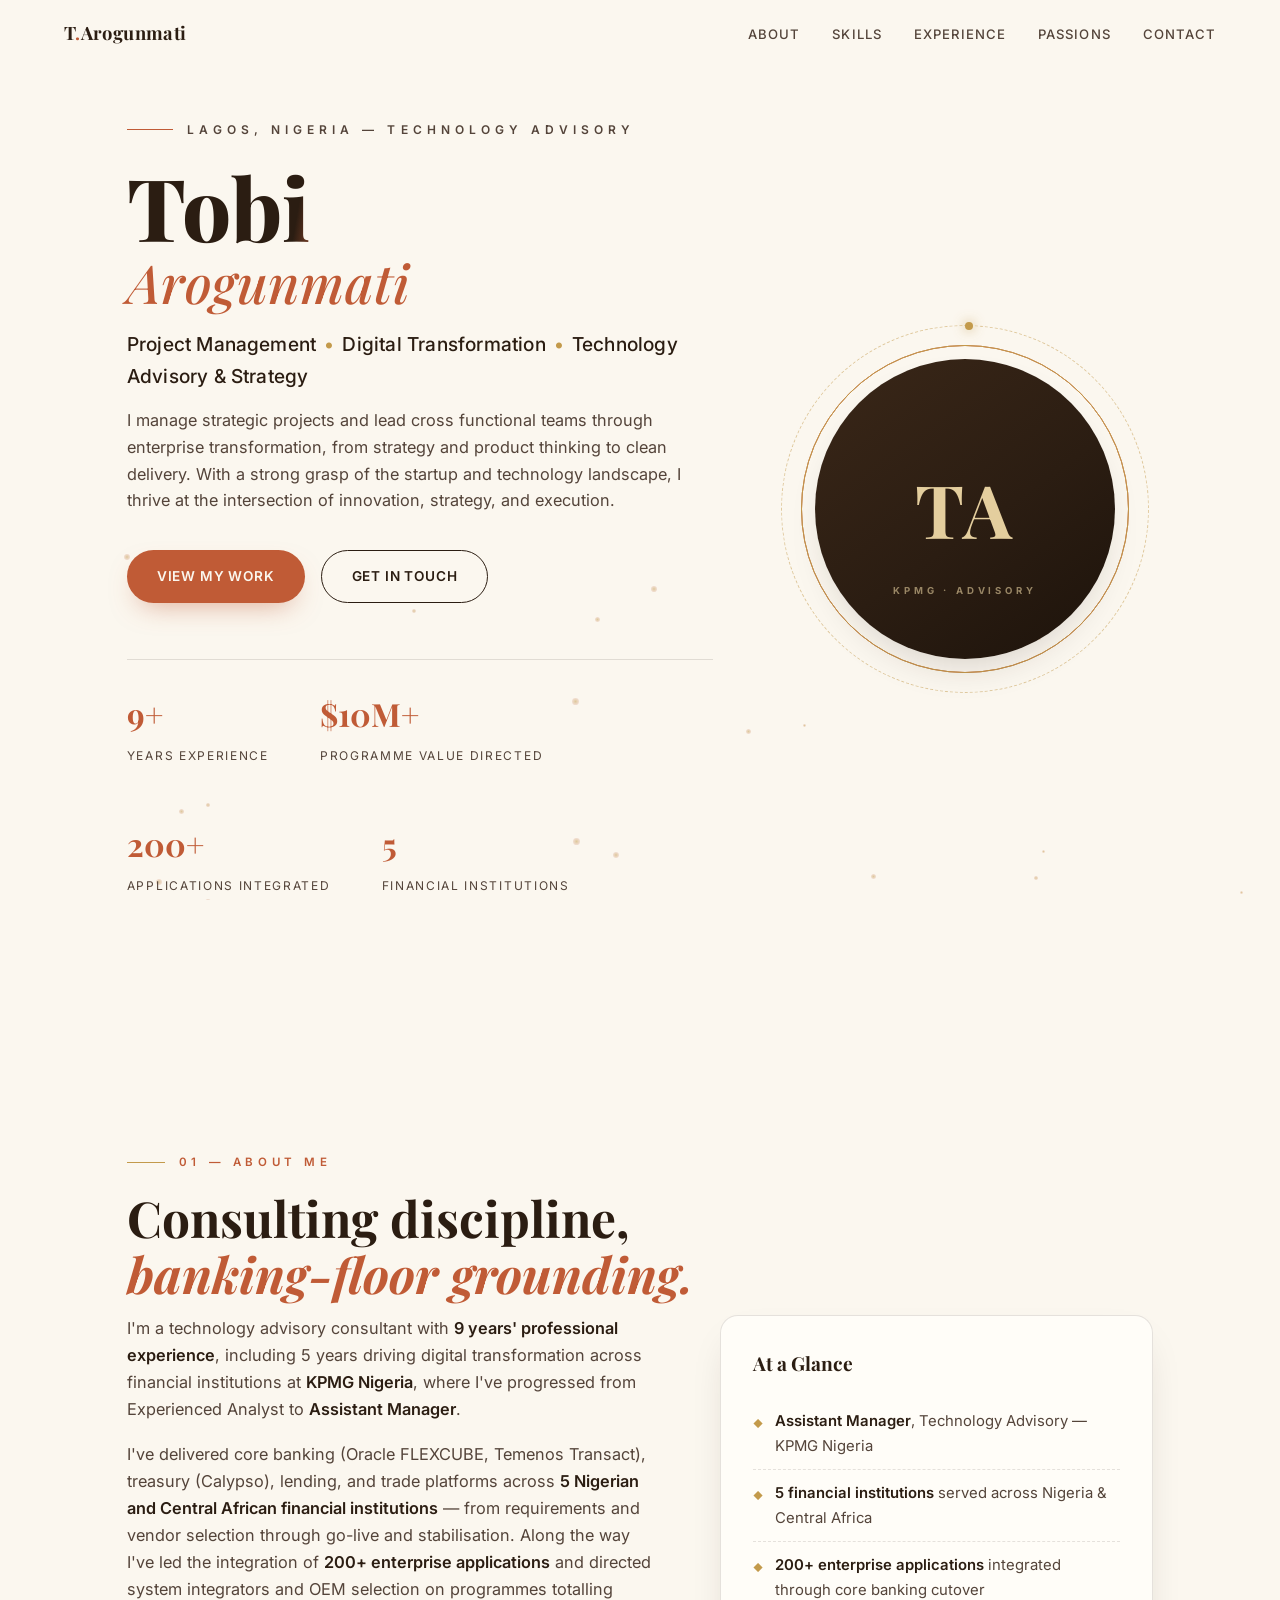
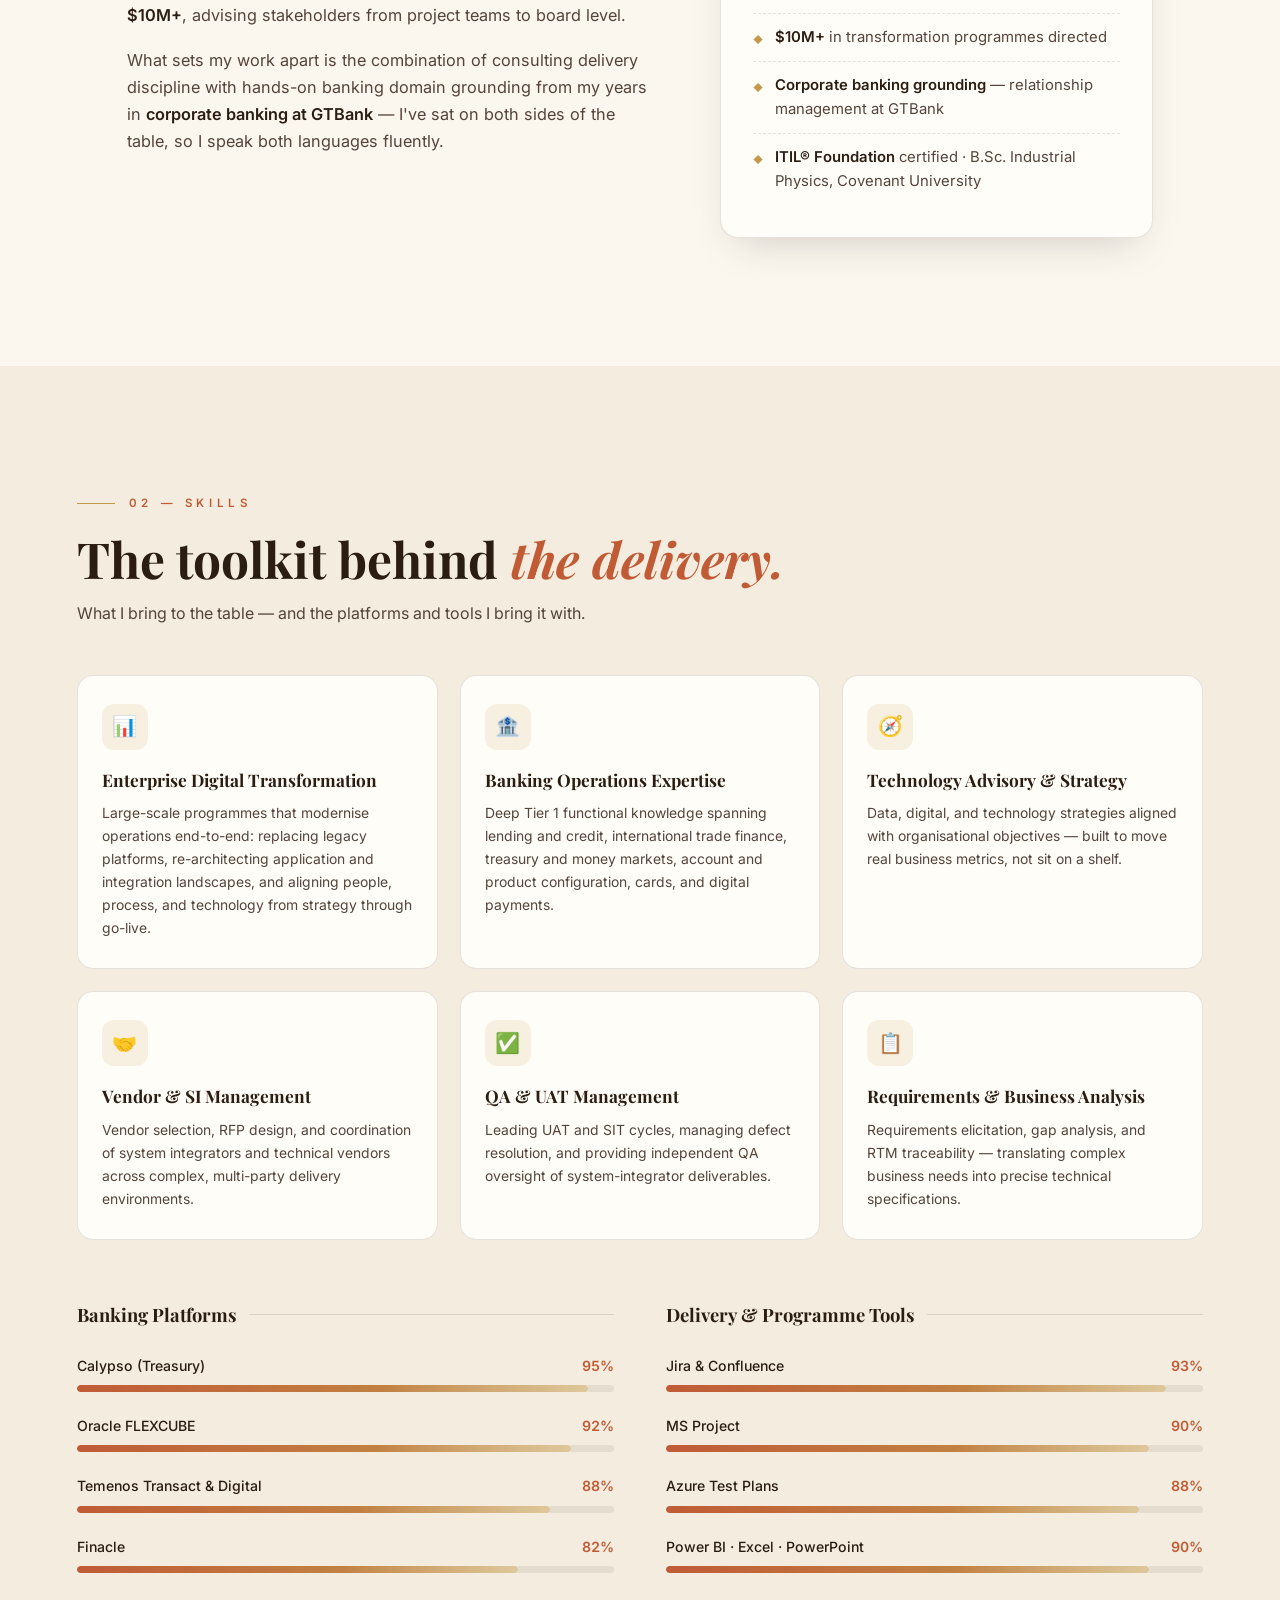
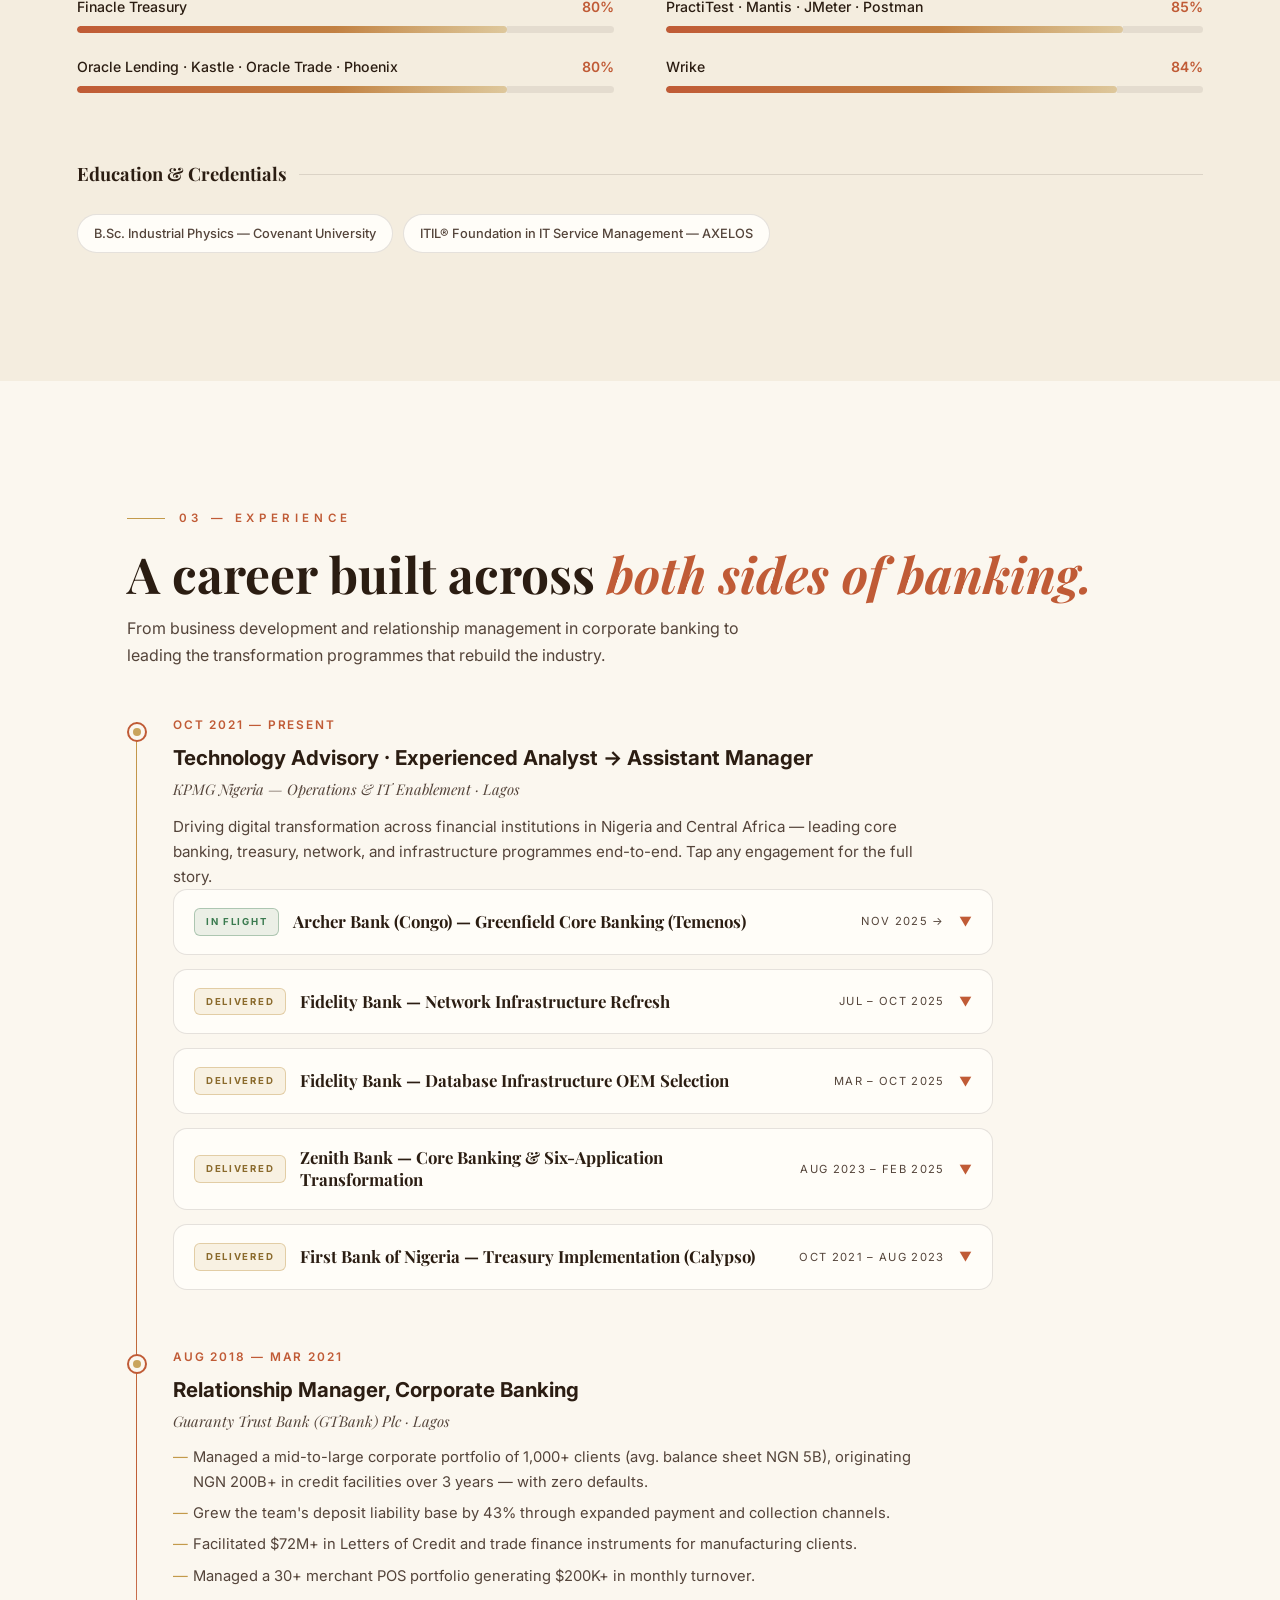
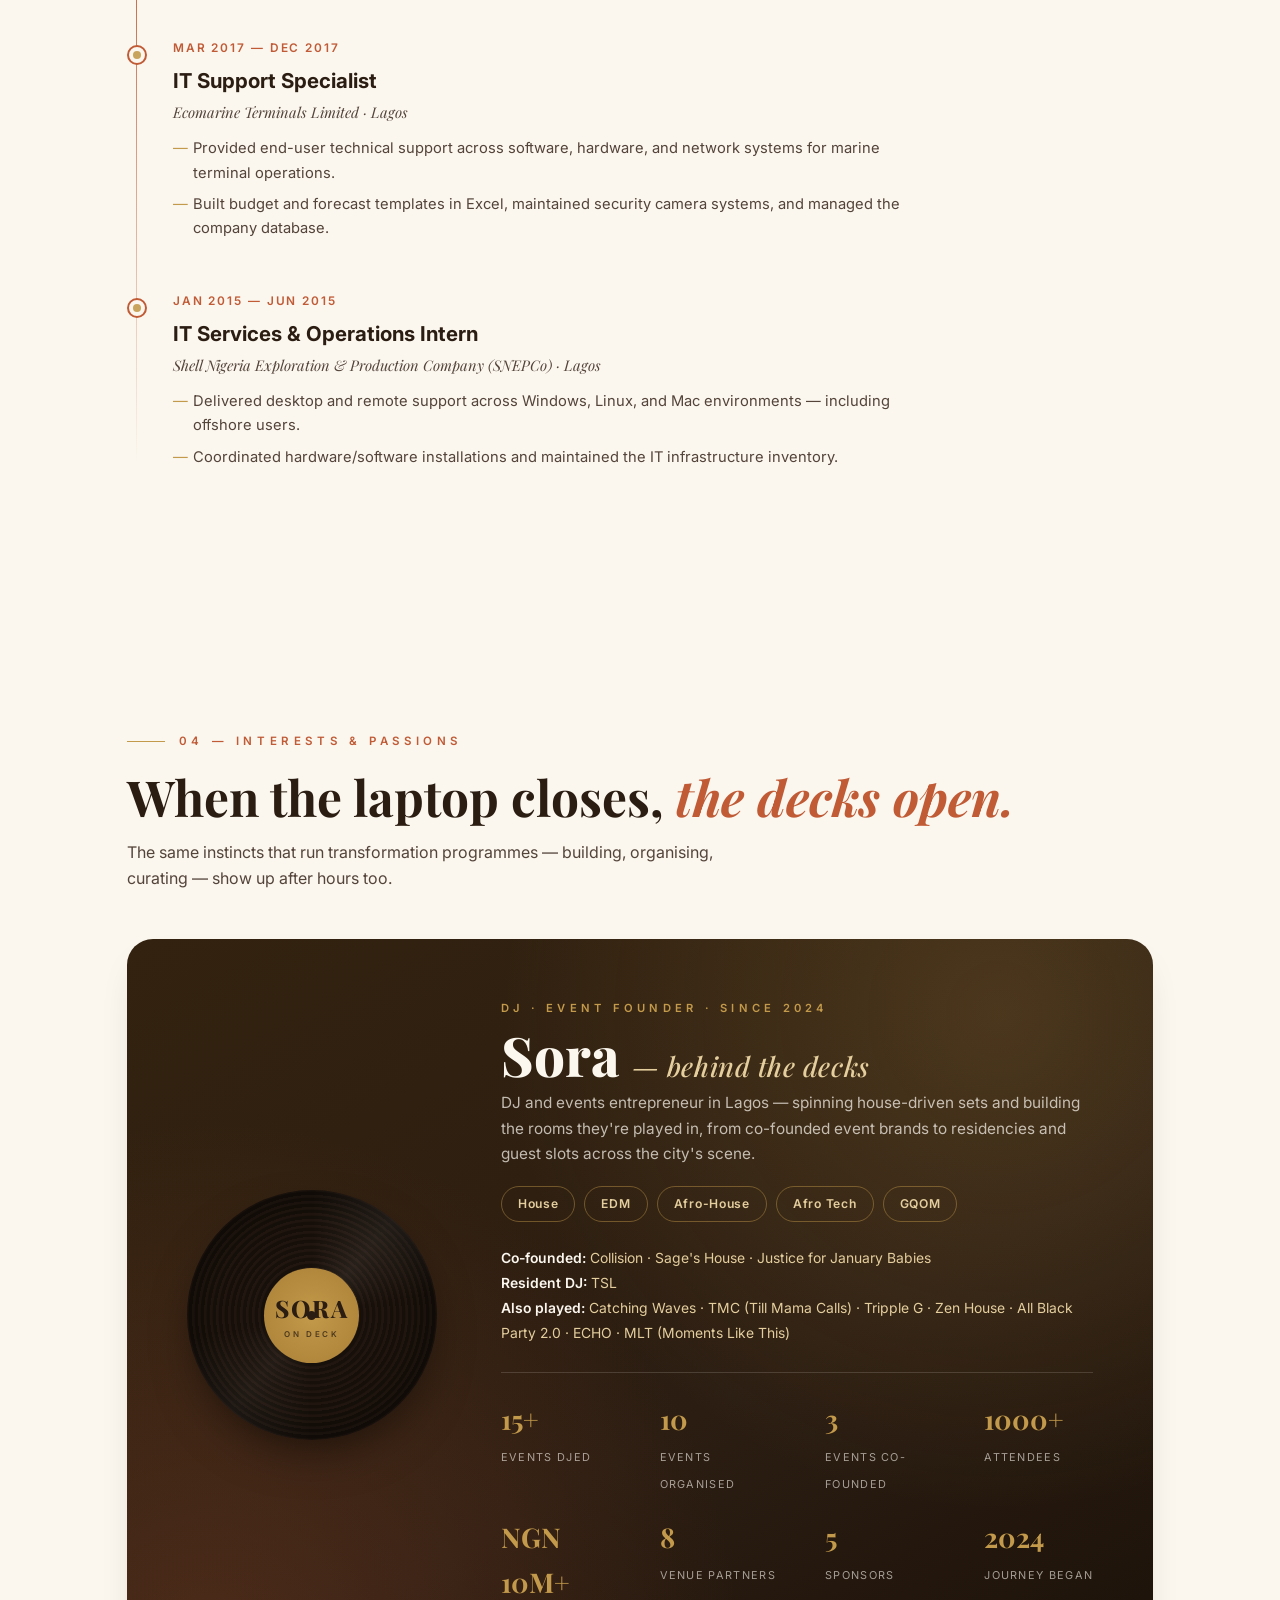
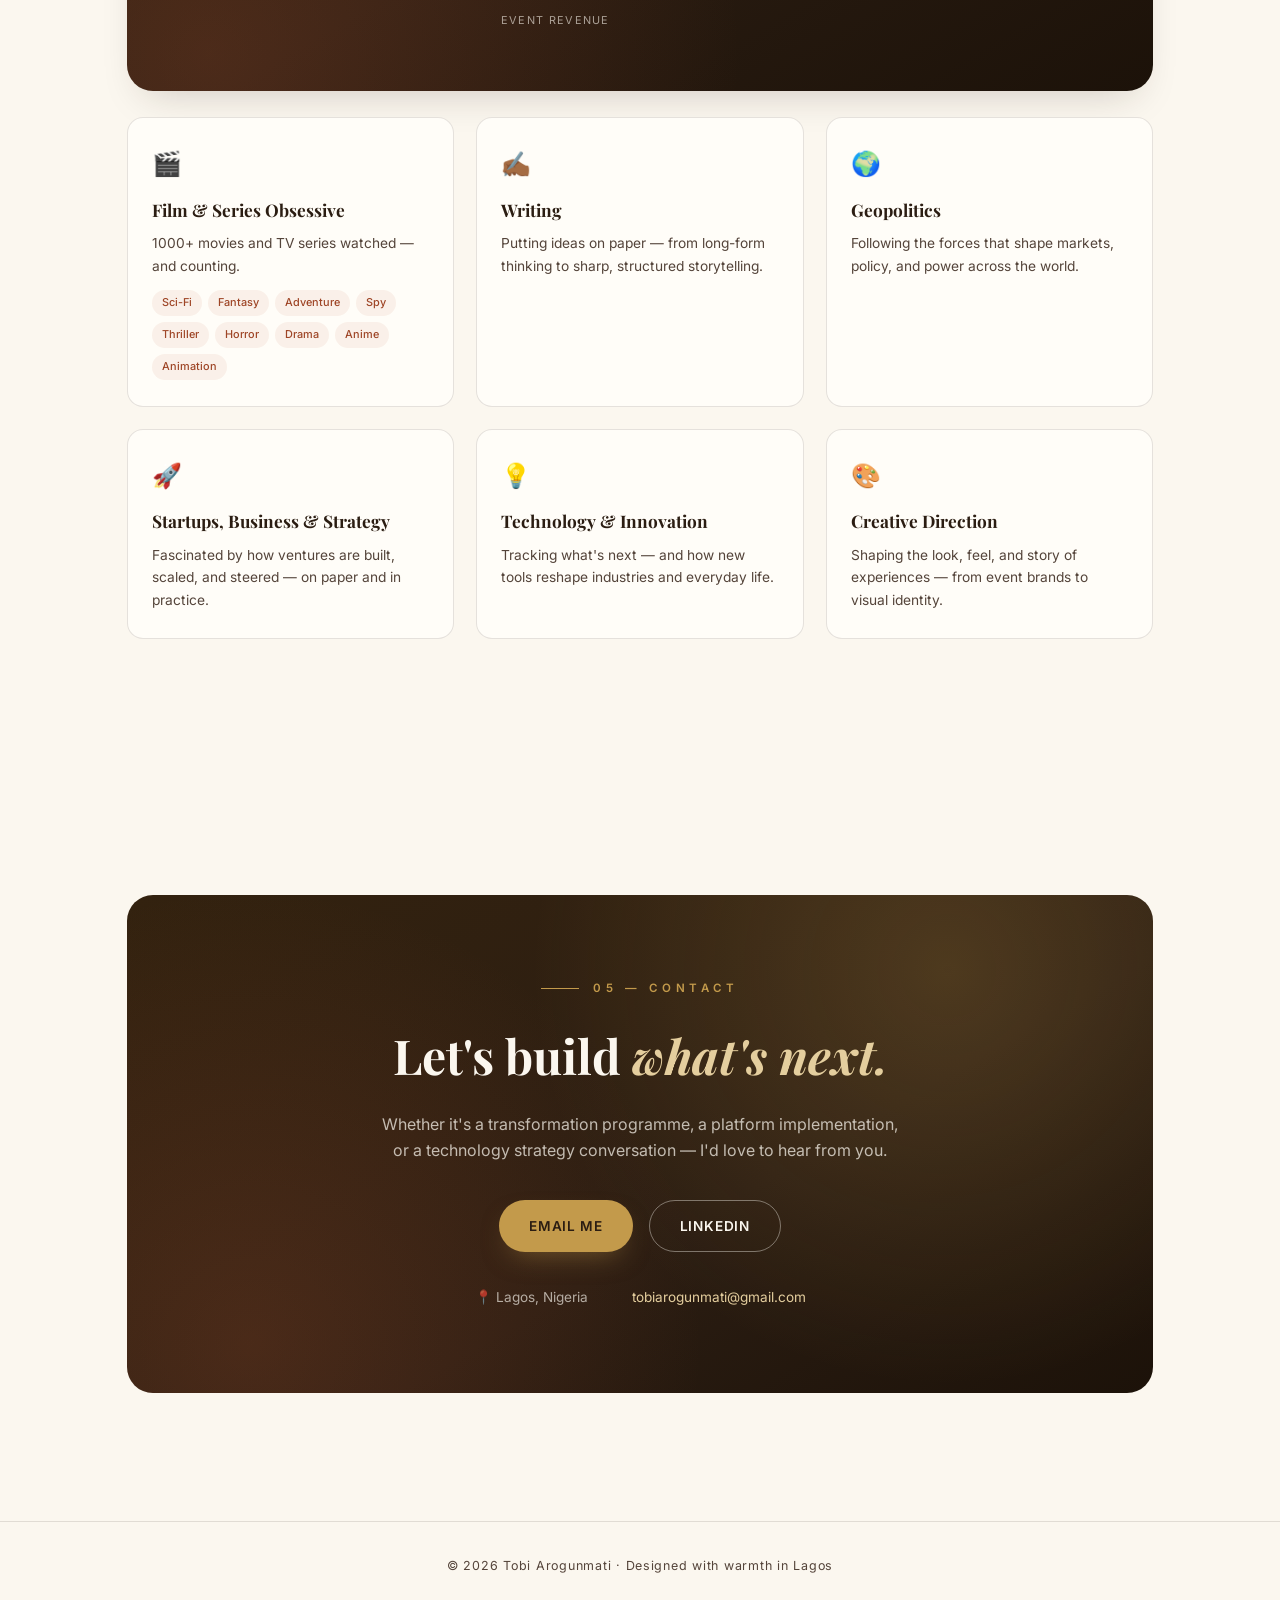
<file: Index.html>
<!DOCTYPE html>
<html lang="en">
<head>
<meta charset="UTF-8">
<meta name="viewport" content="width=device-width, initial-scale=1.0">
<meta name="color-scheme" content="light only">
<title>Tobi Arogunmati — Technology Advisory & Digital Transformation</title>
<link rel="preconnect" href="https://fonts.googleapis.com">
<link rel="preconnect" href="https://fonts.gstatic.com" crossorigin>
<link href="https://fonts.googleapis.com/css2?family=Playfair+Display:ital,wght@0,400;0,500;0,600;0,700;0,800;1,400;1,500&family=Inter:wght@300;400;500;600;700&display=swap" rel="stylesheet">
<style>
html{color-scheme:light only}
:root{
  color-scheme:light only;
  --cream:#FBF7EF;
  --cream-2:#F4EDDF;
  --ink:#2B1D12;
  --ink-soft:#54443A;
  --terracotta:#C05B36;
  --terracotta-deep:#9E4526;
  --gold:#C39A4B;
  --gold-soft:#E4CE9E;
  --card:#FFFDF8;
  --line:rgba(43,29,18,.12);
  --shadow:0 18px 40px -18px rgba(43,29,18,.22);
}
*{margin:0;padding:0;box-sizing:border-box}
html{scroll-behavior:smooth}
body{
  font-family:'Inter',sans-serif;
  background:var(--cream);
  color:var(--ink);
  line-height:1.65;
  overflow-x:hidden;
  -webkit-font-smoothing:antialiased;
}
::selection{background:var(--gold-soft);color:var(--ink)}
h1,h2,h3,.serif{font-family:'Playfair Display',serif}

/* ============ LOADING SCREEN ============ */
#loader{
  position:fixed;inset:0;z-index:1000;
  background:var(--cream);
  display:flex;flex-direction:column;align-items:center;justify-content:center;gap:22px;
  transition:opacity .8s ease,visibility .8s ease;
}
#loader.hidden{opacity:0;visibility:hidden}
.loader-mark{
  width:84px;height:84px;border-radius:50%;
  border:1px solid var(--gold);
  display:flex;align-items:center;justify-content:center;
  font-family:'Playfair Display',serif;font-size:1.6rem;font-weight:600;color:var(--terracotta);
  animation:loaderPulse 1.6s ease-in-out infinite;
  position:relative;
}
.loader-mark::after{
  content:'';position:absolute;inset:-10px;border-radius:50%;
  border:1px solid rgba(195,154,75,.35);
  animation:ringGrow 1.6s ease-out infinite;
}
@keyframes loaderPulse{0%,100%{transform:scale(1)}50%{transform:scale(1.05)}}
@keyframes ringGrow{0%{transform:scale(.85);opacity:1}100%{transform:scale(1.3);opacity:0}}
.loader-text{
  font-size:.72rem;letter-spacing:.42em;text-transform:uppercase;color:var(--ink-soft);
  animation:loaderFade 1.6s ease-in-out infinite;
}
@keyframes loaderFade{0%,100%{opacity:.35}50%{opacity:1}}

/* ============ PARTICLES ============ */
#particles{position:fixed;inset:0;pointer-events:none;z-index:0;overflow:hidden}
.particle{
  position:absolute;border-radius:50%;
  background:radial-gradient(circle,rgba(195,154,75,.5),rgba(192,91,54,.15) 70%,transparent);
  animation:floatUp linear infinite;
  will-change:transform,opacity;
}
@keyframes floatUp{
  0%{transform:translateY(0) translateX(0);opacity:0}
  12%{opacity:var(--po,.5)}
  88%{opacity:var(--po,.5)}
  100%{transform:translateY(-110vh) translateX(var(--drift,20px));opacity:0}
}

/* ============ NAV ============ */
nav{
  position:fixed;top:0;left:0;right:0;z-index:100;
  display:flex;align-items:center;justify-content:space-between;
  padding:18px clamp(20px,5vw,64px);
  background:rgba(251,247,239,.85);
  backdrop-filter:blur(14px);-webkit-backdrop-filter:blur(14px);
  border-bottom:1px solid transparent;
  transition:border-color .4s ease,box-shadow .4s ease;
}
nav.scrolled{border-bottom-color:var(--line);box-shadow:0 6px 24px -18px rgba(43,29,18,.3)}
.nav-logo{font-family:'Playfair Display',serif;font-weight:700;font-size:1.15rem;color:var(--ink);text-decoration:none;letter-spacing:.02em}
.nav-logo em{color:var(--terracotta);font-style:normal}
.nav-links{display:flex;gap:clamp(14px,2.5vw,34px);list-style:none}
.nav-links a{
  text-decoration:none;color:var(--ink-soft);font-size:.82rem;font-weight:500;
  letter-spacing:.08em;text-transform:uppercase;position:relative;padding:4px 0;
  transition:color .3s ease;
}
.nav-links a::after{
  content:'';position:absolute;left:0;bottom:0;width:0;height:1.5px;
  background:var(--terracotta);transition:width .35s ease;
}
.nav-links a:hover{color:var(--terracotta)}
.nav-links a:hover::after{width:100%}
#menuBtn{display:none;background:none;border:none;cursor:pointer;padding:6px}
#menuBtn span{display:block;width:24px;height:2px;background:var(--ink);margin:5px 0;transition:.3s ease;border-radius:2px}
#menuBtn.open span:nth-child(1){transform:translateY(7px) rotate(45deg)}
#menuBtn.open span:nth-child(2){opacity:0}
#menuBtn.open span:nth-child(3){transform:translateY(-7px) rotate(-45deg)}

/* ============ LAYOUT ============ */
main{position:relative;z-index:1}
section{padding:clamp(72px,10vw,130px) clamp(20px,6vw,80px);max-width:1180px;margin:0 auto}
.eyebrow{
  font-size:.72rem;font-weight:600;letter-spacing:.4em;text-transform:uppercase;
  color:var(--terracotta);display:flex;align-items:center;gap:14px;margin-bottom:18px;
}
.eyebrow::before{content:'';width:38px;height:1px;background:var(--gold)}
.section-title{font-size:clamp(2rem,4.4vw,3.1rem);font-weight:700;line-height:1.12;margin-bottom:14px}
.section-title em{font-style:italic;color:var(--terracotta)}
.section-sub{color:var(--ink-soft);max-width:640px;font-size:1rem;margin-bottom:48px}

/* scroll reveal */
.reveal{opacity:0;transform:translateY(36px);transition:opacity .9s cubic-bezier(.22,.61,.36,1),transform .9s cubic-bezier(.22,.61,.36,1)}
.reveal.visible{opacity:1;transform:translateY(0)}
.reveal.d1{transition-delay:.1s}.reveal.d2{transition-delay:.2s}.reveal.d3{transition-delay:.3s}.reveal.d4{transition-delay:.4s}

/* ============ HERO ============ */
#hero{
  min-height:100vh;display:flex;align-items:center;
  padding-top:120px;position:relative;
}
.hero-grid{display:grid;grid-template-columns:1.4fr .9fr;gap:clamp(32px,5vw,72px);align-items:center;width:100%}
.hero-kicker{
  font-size:.75rem;font-weight:600;letter-spacing:.42em;text-transform:uppercase;color:var(--ink-soft);
  margin-bottom:22px;display:flex;align-items:center;gap:14px;
}
.hero-kicker::before{content:'';width:46px;height:1px;background:var(--terracotta)}
.hero-name{
  font-size:clamp(2.9rem,7.4vw,5.4rem);font-weight:800;line-height:1.04;
  margin-bottom:8px;position:relative;
}
.hero-name .shimmer{
  background:linear-gradient(100deg,
    var(--ink) 0%, var(--ink) 38%,
    var(--terracotta) 46%, var(--gold) 52%, var(--terracotta) 58%,
    var(--ink) 66%, var(--ink) 100%);
  background-size:250% 100%;
  -webkit-background-clip:text;background-clip:text;
  -webkit-text-fill-color:transparent;color:transparent;
  animation:shimmerSweep 5.5s ease-in-out infinite;
}
@keyframes shimmerSweep{
  0%{background-position:118% 0}
  55%{background-position:-40% 0}
  100%{background-position:-40% 0}
}
.hero-name .lastname{display:block;font-style:italic;font-weight:500;color:var(--terracotta);font-size:.62em;letter-spacing:.01em;margin-top:2px}
.hero-title{
  font-size:clamp(1rem,1.8vw,1.2rem);font-weight:500;color:var(--ink);
  margin:20px 0 14px;letter-spacing:.01em;
}
.hero-title .dot{color:var(--gold);margin:0 8px}
.hero-line{color:var(--ink-soft);max-width:560px;font-size:1.02rem;margin-bottom:36px}
.hero-cta{display:flex;gap:16px;flex-wrap:wrap}
.btn{
  display:inline-flex;align-items:center;gap:10px;
  padding:14px 30px;border-radius:999px;font-size:.85rem;font-weight:600;
  letter-spacing:.06em;text-transform:uppercase;text-decoration:none;
  transition:transform .3s ease,box-shadow .3s ease,background .3s ease,color .3s ease;
}
.btn-primary{background:var(--terracotta);color:var(--cream);box-shadow:0 12px 28px -12px rgba(192,91,54,.55)}
.btn-primary:hover{background:var(--terracotta-deep);transform:translateY(-2px);box-shadow:0 18px 34px -12px rgba(192,91,54,.6)}
.btn-ghost{border:1px solid var(--ink);color:var(--ink)}
.btn-ghost:hover{background:var(--ink);color:var(--cream);transform:translateY(-2px)}

/* avatar + pulsing ring */
.hero-visual{display:flex;justify-content:center}
.avatar-wrap{position:relative;width:clamp(220px,26vw,300px);aspect-ratio:1}
.avatar{
  position:absolute;inset:0;border-radius:50%;
  background:linear-gradient(145deg,#3A2718,var(--ink) 55%,#1D130B);
  display:flex;align-items:center;justify-content:center;
  color:var(--gold-soft);
  font-family:'Playfair Display',serif;font-size:clamp(3.4rem,6vw,4.6rem);font-weight:700;
  letter-spacing:.04em;
  box-shadow:var(--shadow);
  z-index:2;
}
.avatar small{font-family:'Inter',sans-serif;position:absolute;bottom:20%;font-size:.6rem;letter-spacing:.4em;text-transform:uppercase;color:rgba(228,206,158,.6)}
.pulse-ring,.pulse-ring-2{
  position:absolute;inset:-14px;border-radius:50%;
  border:1.5px solid var(--terracotta);
  animation:pulseRing 3s ease-out infinite;
}
.pulse-ring-2{inset:-14px;border-color:var(--gold);animation-delay:1.5s}
@keyframes pulseRing{
  0%{transform:scale(.96);opacity:.85}
  70%{transform:scale(1.22);opacity:0}
  100%{transform:scale(1.22);opacity:0}
}
.avatar-orbit{
  position:absolute;inset:-34px;border-radius:50%;
  border:1px dashed rgba(195,154,75,.5);
  animation:orbitSpin 26s linear infinite;
}
.avatar-orbit::before{
  content:'';position:absolute;top:-4px;left:50%;width:8px;height:8px;border-radius:50%;
  background:var(--gold);box-shadow:0 0 12px rgba(195,154,75,.8);
}
@keyframes orbitSpin{to{transform:rotate(360deg)}}

.hero-stats{
  display:flex;gap:clamp(24px,4vw,56px);margin-top:56px;flex-wrap:wrap;
  border-top:1px solid var(--line);padding-top:28px;
}
.stat b{font-family:'Playfair Display',serif;font-size:clamp(1.5rem,2.6vw,2rem);font-weight:700;color:var(--terracotta);display:block}
.stat span{font-size:.75rem;letter-spacing:.14em;text-transform:uppercase;color:var(--ink-soft)}

/* ============ ABOUT ============ */
#about .about-grid{display:grid;grid-template-columns:1.1fr .9fr;gap:clamp(32px,5vw,72px)}
.about-copy p{color:var(--ink-soft);margin-bottom:18px;font-size:1.02rem}
.about-copy p strong{color:var(--ink);font-weight:600}
.about-card{
  background:var(--card);border:1px solid var(--line);border-radius:18px;
  padding:32px;box-shadow:var(--shadow);align-self:start;
}
.about-card h3{font-size:1.2rem;margin-bottom:18px}
.about-card ul{list-style:none}
.about-card li{
  display:flex;gap:12px;align-items:flex-start;padding:11px 0;
  border-bottom:1px dashed var(--line);font-size:.93rem;color:var(--ink-soft);
}
.about-card li:last-child{border-bottom:none}
.about-card li::before{content:'◆';color:var(--gold);font-size:.6rem;margin-top:7px;flex-shrink:0}
.about-card li b{color:var(--ink);font-weight:600}

/* ============ SKILLS ============ */
#skills{background:var(--cream-2);max-width:none}
#skills .inner{max-width:1180px;margin:0 auto}
.skills-grid{display:grid;grid-template-columns:1fr 1fr;gap:clamp(28px,4vw,64px)}
.skill-block h3{font-size:1.15rem;margin-bottom:24px;display:flex;align-items:center;gap:12px}
.skill-block h3::after{content:'';flex:1;height:1px;background:var(--line)}
.skill{margin-bottom:22px}
.skill-head{display:flex;justify-content:space-between;font-size:.88rem;font-weight:500;margin-bottom:8px}
.skill-head span:last-child{color:var(--terracotta);font-weight:600;font-variant-numeric:tabular-nums}
.bar{height:7px;background:rgba(43,29,18,.08);border-radius:99px;overflow:hidden}
.bar-fill{
  height:100%;width:0;border-radius:99px;
  background:linear-gradient(90deg,var(--terracotta),var(--gold));
  transition:width 1.4s cubic-bezier(.22,.61,.36,1);
  position:relative;
}
.bar-fill::after{
  content:'';position:absolute;inset:0;
  background:linear-gradient(100deg,transparent 30%,rgba(255,255,255,.45) 50%,transparent 70%);
  background-size:200% 100%;
  animation:barShine 2.6s ease-in-out infinite;
}
@keyframes barShine{0%{background-position:180% 0}100%{background-position:-80% 0}}
.chip-row{display:flex;flex-wrap:wrap;gap:10px;margin-top:8px}
.chip{
  padding:8px 16px;border-radius:999px;font-size:.8rem;font-weight:500;
  border:1px solid var(--line);background:var(--card);color:var(--ink-soft);
  transition:border-color .3s ease,color .3s ease,transform .3s ease;
}
.chip:hover{border-color:var(--gold);color:var(--terracotta);transform:translateY(-2px)}

/* competency cards */
.comp-grid{display:grid;grid-template-columns:repeat(3,1fr);gap:22px;margin-bottom:60px}
.comp-card{
  background:var(--card);border:1px solid var(--line);border-radius:16px;padding:28px 24px;
  transition:transform .35s ease,box-shadow .35s ease,border-color .35s ease;
}
.comp-card:hover{transform:translateY(-5px);box-shadow:var(--shadow);border-color:var(--gold)}
.comp-icon{
  width:46px;height:46px;border-radius:12px;background:rgba(195,154,75,.14);
  display:flex;align-items:center;justify-content:center;font-size:1.25rem;margin-bottom:16px;
}
.comp-card h4{font-family:'Playfair Display',serif;font-size:1.08rem;font-weight:700;margin-bottom:8px}
.comp-card p{font-size:.87rem;color:var(--ink-soft)}

/* engagement cards (collapsible, inside timeline) */
.eng{
  background:var(--card);border:1px solid var(--line);border-radius:14px;
  margin-bottom:14px;overflow:hidden;max-width:820px;
  transition:border-color .35s ease,box-shadow .35s ease;
}
.eng:hover{box-shadow:var(--shadow)}
.eng[open]{border-color:var(--gold)}
.eng summary{
  list-style:none;cursor:pointer;display:flex;align-items:center;gap:14px;
  padding:18px 20px;flex-wrap:wrap;
}
.eng summary::-webkit-details-marker{display:none}
.badge{
  font-size:.6rem;font-weight:700;letter-spacing:.18em;text-transform:uppercase;
  padding:5px 11px;border-radius:6px;white-space:nowrap;
}
.badge-flight{background:rgba(58,122,79,.1);color:#3A7A4F;border:1px solid rgba(58,122,79,.35)}
.badge-done{background:rgba(195,154,75,.12);color:#8A6A2C;border:1px solid rgba(195,154,75,.4)}
.eng-title{font-family:'Playfair Display',serif;font-weight:700;font-size:1.05rem;flex:1;min-width:220px;line-height:1.3}
.eng-date{font-size:.7rem;letter-spacing:.12em;color:var(--ink-soft);text-transform:uppercase;white-space:nowrap}
.eng-chev{color:var(--terracotta);font-size:.8rem;transition:transform .3s ease}
.eng[open] .eng-chev{transform:rotate(180deg)}
.eng-body{padding:0 20px 20px}
.eng-kicker{
  font-size:.7rem;font-weight:600;letter-spacing:.14em;text-transform:uppercase;
  color:var(--terracotta);margin-bottom:12px;
}
.eng-body ul li{font-size:.9rem}

/* ============ EXPERIENCE ============ */
.timeline{position:relative;margin-top:8px}
.timeline::before{
  content:'';position:absolute;left:9px;top:6px;bottom:6px;width:1.5px;
  background:linear-gradient(var(--gold),var(--terracotta) 60%,transparent);
}
.tl-item{position:relative;padding:0 0 44px 46px}
.tl-item:last-child{padding-bottom:0}
.tl-dot{
  position:absolute;left:0;top:6px;width:20px;height:20px;border-radius:50%;
  background:var(--cream);border:2px solid var(--terracotta);
}
.tl-dot::after{content:'';position:absolute;inset:4px;border-radius:50%;background:var(--gold);opacity:.9}
.tl-period{font-size:.74rem;font-weight:600;letter-spacing:.16em;text-transform:uppercase;color:var(--terracotta);margin-bottom:6px}
.tl-role{font-size:1.28rem;font-weight:700;margin-bottom:2px}
.tl-org{font-size:.92rem;color:var(--ink-soft);font-style:italic;font-family:'Playfair Display',serif;margin-bottom:12px}
.tl-item p{color:var(--ink-soft);font-size:.95rem;max-width:760px}
.tl-item ul{margin-top:10px;list-style:none;max-width:760px}
.tl-item ul li{
  position:relative;padding-left:20px;color:var(--ink-soft);font-size:.92rem;margin-bottom:7px;
}
.tl-item ul li::before{content:'—';position:absolute;left:0;color:var(--gold)}

/* ============ INTERESTS & PASSIONS ============ */
.dj-card{
  background:linear-gradient(150deg,#33220F,var(--ink) 60%,#1C1209);
  border-radius:26px;padding:clamp(36px,5vw,60px);
  color:var(--cream);position:relative;overflow:hidden;
  display:grid;grid-template-columns:auto 1fr;gap:clamp(28px,5vw,64px);align-items:center;
  box-shadow:var(--shadow);
}
.dj-card::before{
  content:'';position:absolute;inset:0;
  background:radial-gradient(circle at 85% 10%,rgba(195,154,75,.2),transparent 45%),
             radial-gradient(circle at 8% 95%,rgba(192,91,54,.22),transparent 45%);
  pointer-events:none;
}
.dj-card>*{position:relative}
.vinyl-wrap{display:flex;justify-content:center}
.vinyl{
  width:clamp(180px,22vw,250px);aspect-ratio:1;border-radius:50%;
  background:
    repeating-radial-gradient(circle at 50% 50%,
      #17100A 0px,#17100A 3px,#221710 4px,#221710 6px);
  box-shadow:0 20px 50px -18px rgba(0,0,0,.65),inset 0 0 40px rgba(0,0,0,.6);
  position:relative;
  animation:vinylSpin 6s linear infinite;
}
.vinyl::before{
  content:'';position:absolute;inset:0;border-radius:50%;
  background:conic-gradient(from 0deg,transparent 0deg,rgba(251,247,239,.07) 40deg,transparent 80deg,transparent 180deg,rgba(251,247,239,.05) 220deg,transparent 260deg);
}
.vinyl-label{
  position:absolute;inset:31%;border-radius:50%;
  background:radial-gradient(circle,var(--gold) 0%,#A87F35 100%);
  display:flex;flex-direction:column;align-items:center;justify-content:center;
  color:var(--ink);
}
.vinyl-label b{font-family:'Playfair Display',serif;font-size:clamp(1.1rem,2vw,1.5rem);font-weight:800;letter-spacing:.08em}
.vinyl-label span{font-size:.5rem;letter-spacing:.32em;text-transform:uppercase;font-weight:600;opacity:.75}
.vinyl-label::after{
  content:'';position:absolute;width:9px;height:9px;border-radius:50%;
  background:var(--ink);top:calc(50% - 4.5px);
}
@keyframes vinylSpin{to{transform:rotate(360deg)}}
.dj-kicker{font-size:.7rem;font-weight:600;letter-spacing:.38em;text-transform:uppercase;color:var(--gold);margin-bottom:10px}
.dj-name{font-family:'Playfair Display',serif;font-size:clamp(2.2rem,5vw,3.4rem);font-weight:800;line-height:1;margin-bottom:8px}
.dj-name em{font-style:italic;font-weight:500;color:var(--gold-soft);font-size:.5em;letter-spacing:.02em}
.dj-desc{color:rgba(251,247,239,.72);font-size:.96rem;max-width:600px;margin-bottom:20px}
.genre-row{display:flex;flex-wrap:wrap;gap:9px;margin-bottom:24px}
.genre-chip{
  padding:7px 16px;border-radius:999px;font-size:.76rem;font-weight:600;letter-spacing:.06em;
  border:1px solid rgba(195,154,75,.45);color:var(--gold-soft);
  transition:background .3s ease,color .3s ease,transform .3s ease;
}
.genre-chip:hover{background:var(--gold);color:var(--ink);transform:translateY(-2px)}
.dj-events{font-size:.87rem;color:rgba(251,247,239,.75);margin-bottom:26px;line-height:1.8}
.dj-events b{color:var(--cream);font-weight:600}
.dj-events .ev{color:var(--gold-soft)}
.dj-stats{
  display:grid;grid-template-columns:repeat(4,auto);gap:20px clamp(20px,3vw,44px);
  border-top:1px solid rgba(251,247,239,.15);padding-top:24px;width:fit-content;
}
.dj-stats div b{font-family:'Playfair Display',serif;font-size:clamp(1.25rem,2.2vw,1.7rem);font-weight:700;color:var(--gold);display:block}
.dj-stats div span{font-size:.68rem;letter-spacing:.12em;text-transform:uppercase;color:rgba(251,247,239,.6)}
.interest-grid{display:grid;grid-template-columns:repeat(3,1fr);gap:22px;margin-top:26px}
.interest-card{
  background:var(--card);border:1px solid var(--line);border-radius:16px;padding:26px 24px;
  transition:transform .35s ease,box-shadow .35s ease,border-color .35s ease;
}
.interest-card:hover{transform:translateY(-5px);box-shadow:var(--shadow);border-color:var(--gold)}
.interest-icon{font-size:1.5rem;margin-bottom:12px;display:block}
.interest-card h4{font-family:'Playfair Display',serif;font-size:1.08rem;font-weight:700;margin-bottom:8px}
.interest-card p{font-size:.86rem;color:var(--ink-soft)}
.mini-chips{display:flex;flex-wrap:wrap;gap:6px;margin-top:12px}
.mini-chips span{
  font-size:.68rem;font-weight:500;padding:4px 10px;border-radius:999px;
  background:rgba(192,91,54,.08);color:var(--terracotta-deep);
}

/* ============ CONTACT ============ */
#contact{text-align:center}
.contact-card{
  background:linear-gradient(150deg,#33220F,var(--ink) 60%,#1C1209);
  border-radius:26px;padding:clamp(44px,7vw,84px) clamp(24px,6vw,80px);
  color:var(--cream);position:relative;overflow:hidden;
}
.contact-card::before{
  content:'';position:absolute;inset:0;
  background:radial-gradient(circle at 80% 15%,rgba(195,154,75,.22),transparent 45%),
             radial-gradient(circle at 12% 90%,rgba(192,91,54,.2),transparent 45%);
}
.contact-card>*{position:relative}
.contact-card .eyebrow{justify-content:center;color:var(--gold)}
.contact-card .eyebrow::before{background:var(--gold)}
.contact-card h2{font-size:clamp(1.9rem,4.2vw,3rem);margin-bottom:16px}
.contact-card h2 em{font-style:italic;color:var(--gold-soft)}
.contact-card p{color:rgba(251,247,239,.72);max-width:520px;margin:0 auto 36px;font-size:1rem}
.contact-links{display:flex;justify-content:center;gap:16px;flex-wrap:wrap;margin-bottom:34px}
.contact-links .btn-primary{background:var(--gold);color:var(--ink);box-shadow:0 12px 28px -12px rgba(195,154,75,.5)}
.contact-links .btn-primary:hover{background:var(--gold-soft)}
.contact-links .btn-ghost{border-color:rgba(251,247,239,.4);color:var(--cream)}
.contact-links .btn-ghost:hover{background:var(--cream);color:var(--ink)}
.contact-meta{display:flex;justify-content:center;gap:clamp(18px,4vw,44px);flex-wrap:wrap;font-size:.85rem;color:rgba(251,247,239,.65)}
.contact-meta a{color:var(--gold-soft);text-decoration:none;transition:color .3s ease}
.contact-meta a:hover{color:var(--cream)}

footer{
  text-align:center;padding:34px 20px;font-size:.78rem;color:var(--ink-soft);
  border-top:1px solid var(--line);position:relative;z-index:1;letter-spacing:.06em;
}

/* ============ RESPONSIVE ============ */
@media (max-width:900px){
  .hero-grid,#about .about-grid,.skills-grid,.proj-grid{grid-template-columns:1fr}
  .dj-card{grid-template-columns:1fr;text-align:center}
  .dj-desc{margin-left:auto;margin-right:auto}
  .genre-row,.dj-stats{justify-content:center}
  .dj-stats{grid-template-columns:repeat(2,auto);margin:0 auto;width:fit-content}
  .interest-grid{grid-template-columns:repeat(2,1fr)}
  .comp-grid{grid-template-columns:repeat(2,1fr)}
  .hero-visual{order:-1;margin-bottom:8px}
  .avatar-wrap{width:min(210px,58vw)}
  #hero{padding-top:110px}
}
@media (max-width:600px){
  .interest-grid{grid-template-columns:1fr}
  .comp-grid{grid-template-columns:1fr}
}
@media (max-width:760px){
  #menuBtn{display:block;z-index:110}
  .nav-links{
    position:fixed;top:0;right:0;height:100vh;width:min(76vw,300px);
    background:var(--cream);flex-direction:column;padding:100px 36px 40px;gap:26px;
    transform:translateX(100%);transition:transform .4s cubic-bezier(.22,.61,.36,1);
    box-shadow:-20px 0 50px rgba(43,29,18,.15);
  }
  .nav-links.open{transform:translateX(0)}
  .nav-links a{font-size:1rem}
}
@media (prefers-reduced-motion:reduce){
  *,*::before,*::after{animation-duration:.01ms !important;animation-iteration-count:1 !important;transition-duration:.2s !important}
  html{scroll-behavior:auto}
  .reveal{opacity:1;transform:none}
}
</style>
</head>
<body>

<!-- LOADING SCREEN -->
<div id="loader">
  <div class="loader-mark">TA</div>
  <div class="loader-text">Loading Portfolio</div>
</div>

<!-- FLOATING PARTICLES -->
<div id="particles"></div>

<!-- NAV -->
<nav id="nav">
  <a href="#hero" class="nav-logo">T<em>.</em>Arogunmati</a>
  <button id="menuBtn" aria-label="Toggle menu"><span></span><span></span><span></span></button>
  <ul class="nav-links" id="navLinks">
    <li><a href="#about">About</a></li>
    <li><a href="#skills">Skills</a></li>
    <li><a href="#experience">Experience</a></li>
    <li><a href="#passions">Passions</a></li>
    <li><a href="#contact">Contact</a></li>
  </ul>
</nav>

<main>

<!-- ============ HERO ============ -->
<section id="hero">
  <div class="hero-grid">
    <div>
      <div class="hero-kicker reveal">Lagos, Nigeria — Technology Advisory</div>
      <h1 class="hero-name reveal d1">
        <span class="shimmer">Tobi</span>
        <span class="lastname">Arogunmati</span>
      </h1>
      <div class="hero-title reveal d2">
        Project Management<span class="dot">•</span>Digital Transformation<span class="dot">•</span>Technology Advisory &amp; Strategy
      </div>
      <p class="hero-line reveal d3">
        I manage strategic projects and lead cross functional teams through enterprise transformation, from strategy and product thinking to clean delivery. With a strong grasp of the startup and technology landscape, I thrive at the intersection of innovation, strategy, and execution.
      </p>
      <div class="hero-cta reveal d4">
        <a href="#experience" class="btn btn-primary">View My Work</a>
        <a href="#contact" class="btn btn-ghost">Get In Touch</a>
      </div>
      <div class="hero-stats reveal d4">
        <div class="stat"><b>9+</b><span>Years Experience</span></div>
        <div class="stat"><b>$10M+</b><span>Programme Value Directed</span></div>
        <div class="stat"><b>200+</b><span>Applications Integrated</span></div>
        <div class="stat"><b>5</b><span>Financial Institutions</span></div>
      </div>
    </div>
    <div class="hero-visual reveal d2">
      <div class="avatar-wrap">
        <div class="avatar-orbit"></div>
        <div class="pulse-ring"></div>
        <div class="pulse-ring-2"></div>
        <div class="avatar">TA<small>KPMG · Advisory</small></div>
      </div>
    </div>
  </div>
</section>

<!-- ============ ABOUT ============ -->
<section id="about">
  <div class="eyebrow reveal">01 — About Me</div>
  <h2 class="section-title reveal d1">Consulting discipline,<br><em>banking-floor grounding.</em></h2>
  <div class="about-grid">
    <div class="about-copy">
      <p class="reveal d1">I'm a technology advisory consultant with <strong>9 years' professional experience</strong>, including 5 years driving digital transformation across financial institutions at <strong>KPMG Nigeria</strong>, where I've progressed from Experienced Analyst to <strong>Assistant Manager</strong>.</p>
      <p class="reveal d2">I've delivered core banking (Oracle FLEXCUBE, Temenos Transact), treasury (Calypso), lending, and trade platforms across <strong>5 Nigerian and Central African financial institutions</strong> — from requirements and vendor selection through go-live and stabilisation. Along the way I've led the integration of <strong>200+ enterprise applications</strong> and directed system integrators and OEM selection on programmes totalling <strong>$10M+</strong>, advising stakeholders from project teams to board level.</p>
      <p class="reveal d3">What sets my work apart is the combination of consulting delivery discipline with hands-on banking domain grounding from my years in <strong>corporate banking at GTBank</strong> — I've sat on both sides of the table, so I speak both languages fluently.</p>
    </div>
    <div class="about-card reveal d2">
      <h3>At a Glance</h3>
      <ul>
        <li><span><b>Assistant Manager</b>, Technology Advisory — KPMG Nigeria</span></li>
        <li><span><b>5 financial institutions</b> served across Nigeria &amp; Central Africa</span></li>
        <li><span><b>200+ enterprise applications</b> integrated through core banking cutover</span></li>
        <li><span><b>$10M+</b> in transformation programmes directed</span></li>
        <li><span><b>Corporate banking grounding</b> — relationship management at GTBank</span></li>
        <li><span><b>ITIL® Foundation</b> certified · B.Sc. Industrial Physics, Covenant University</span></li>
      </ul>
    </div>
  </div>
</section>

<!-- ============ SKILLS ============ -->
<section id="skills">
  <div class="inner">
    <div class="eyebrow reveal">02 — Skills</div>
    <h2 class="section-title reveal d1">The toolkit behind <em>the delivery.</em></h2>
    <p class="section-sub reveal d2">What I bring to the table — and the platforms and tools I bring it with.</p>
    <div class="comp-grid">
      <div class="comp-card reveal d1"><div class="comp-icon">📊</div><h4>Enterprise Digital Transformation</h4><p>Large-scale programmes that modernise operations end-to-end: replacing legacy platforms, re-architecting application and integration landscapes, and aligning people, process, and technology from strategy through go-live.</p></div>
      <div class="comp-card reveal d2"><div class="comp-icon">🏦</div><h4>Banking Operations Expertise</h4><p>Deep Tier 1 functional knowledge spanning lending and credit, international trade finance, treasury and money markets, account and product configuration, cards, and digital payments.</p></div>
      <div class="comp-card reveal d3"><div class="comp-icon">🧭</div><h4>Technology Advisory &amp; Strategy</h4><p>Data, digital, and technology strategies aligned with organisational objectives — built to move real business metrics, not sit on a shelf.</p></div>
      <div class="comp-card reveal d1"><div class="comp-icon">🤝</div><h4>Vendor &amp; SI Management</h4><p>Vendor selection, RFP design, and coordination of system integrators and technical vendors across complex, multi-party delivery environments.</p></div>
      <div class="comp-card reveal d2"><div class="comp-icon">✅</div><h4>QA &amp; UAT Management</h4><p>Leading UAT and SIT cycles, managing defect resolution, and providing independent QA oversight of system-integrator deliverables.</p></div>
      <div class="comp-card reveal d3"><div class="comp-icon">📋</div><h4>Requirements &amp; Business Analysis</h4><p>Requirements elicitation, gap analysis, and RTM traceability — translating complex business needs into precise technical specifications.</p></div>
    </div>
    <div class="skills-grid">
      <div class="skill-block reveal d1">
        <h3>Banking Platforms</h3>
        <div class="skill"><div class="skill-head"><span>Calypso (Treasury)</span><span>95%</span></div><div class="bar"><div class="bar-fill" data-w="95"></div></div></div>
        <div class="skill"><div class="skill-head"><span>Oracle FLEXCUBE</span><span>92%</span></div><div class="bar"><div class="bar-fill" data-w="92"></div></div></div>
        <div class="skill"><div class="skill-head"><span>Temenos Transact &amp; Digital</span><span>88%</span></div><div class="bar"><div class="bar-fill" data-w="88"></div></div></div>
        <div class="skill"><div class="skill-head"><span>Finacle</span><span>82%</span></div><div class="bar"><div class="bar-fill" data-w="82"></div></div></div>
        <div class="skill"><div class="skill-head"><span>Finacle Treasury</span><span>80%</span></div><div class="bar"><div class="bar-fill" data-w="80"></div></div></div>
        <div class="skill"><div class="skill-head"><span>Oracle Lending · Kastle · Oracle Trade · Phoenix</span><span>80%</span></div><div class="bar"><div class="bar-fill" data-w="80"></div></div></div>
      </div>
      <div class="skill-block reveal d2">
        <h3>Delivery &amp; Programme Tools</h3>
        <div class="skill"><div class="skill-head"><span>Jira &amp; Confluence</span><span>93%</span></div><div class="bar"><div class="bar-fill" data-w="93"></div></div></div>
        <div class="skill"><div class="skill-head"><span>MS Project</span><span>90%</span></div><div class="bar"><div class="bar-fill" data-w="90"></div></div></div>
        <div class="skill"><div class="skill-head"><span>Azure Test Plans</span><span>88%</span></div><div class="bar"><div class="bar-fill" data-w="88"></div></div></div>
        <div class="skill"><div class="skill-head"><span>Power BI · Excel · PowerPoint</span><span>90%</span></div><div class="bar"><div class="bar-fill" data-w="90"></div></div></div>
        <div class="skill"><div class="skill-head"><span>PractiTest · Mantis · JMeter · Postman</span><span>85%</span></div><div class="bar"><div class="bar-fill" data-w="85"></div></div></div>
        <div class="skill"><div class="skill-head"><span>Wrike</span><span>84%</span></div><div class="bar"><div class="bar-fill" data-w="84"></div></div></div>
      </div>
    </div>
    <div class="skill-block reveal d3" style="margin-top:44px">
      <h3>Education &amp; Credentials</h3>
      <div class="chip-row">
        <span class="chip">B.Sc. Industrial Physics — Covenant University</span>
        <span class="chip">ITIL® Foundation in IT Service Management — AXELOS</span>
      </div>
    </div>
  </div>
</section>

<!-- ============ EXPERIENCE ============ -->
<section id="experience">
  <div class="eyebrow reveal">03 — Experience</div>
  <h2 class="section-title reveal d1">A career built across <em>both sides of banking.</em></h2>
  <p class="section-sub reveal d2">From business development and relationship management in corporate banking to leading the transformation programmes that rebuild the industry.</p>

  <div class="timeline">
    <div class="tl-item reveal">
      <div class="tl-dot"></div>
      <div class="tl-period">Oct 2021 — Present</div>
      <div class="tl-role">Technology Advisory · Experienced Analyst → Assistant Manager</div>
      <div class="tl-org">KPMG Nigeria — Operations &amp; IT Enablement · Lagos</div>
      <p>Driving digital transformation across financial institutions in Nigeria and Central Africa — leading core banking, treasury, network, and infrastructure programmes end-to-end. Tap any engagement for the full story.</p>

      <details class="eng reveal">
        <summary><span class="badge badge-flight">In Flight</span><span class="eng-title">Archer Bank (Congo) — Greenfield Core Banking (Temenos)</span><span class="eng-date">Nov 2025 →</span><span class="eng-chev">▼</span></summary>
        <div class="eng-body">
          <div class="eng-kicker">Team Lead, Implementation PM &amp; QA · Assistant Manager · 50+ Resources · 3 Organisations · 10-Month Runway</div>
          <ul>
            <li>Leading the functional and integration workstream on a greenfield Temenos Transact &amp; Digital implementation for a new bank building its systems and operations from zero — KPMG as project manager alongside integrator ITSS, while the bank pursues regulatory approvals.</li>
            <li>Coordinating 50+ resources across three organisations (5 KPMG, 15+ integrator, 30+ bank) over a 10-month timeline to first go-live.</li>
            <li>Coordinating requirements-gathering sessions, solution demos, and workshops, and leading review, training, and sign-off on key project documents across workstreams.</li>
            <li>Coordinated development of 3,000+ UAT test cases across 11 modules and 19 priority applications — payments, RTGS, remittances, reconciliation, regulatory reporting, AML, market data, statements, SMS notifications, card clearing, and cheque management — from a total scope of 38 applications.</li>
            <li>Leading integration alignment across infrastructure and interfacing workstreams to drive end-to-end readiness ahead of go-live.</li>
          </ul>
        </div>
      </details>

      <details class="eng reveal">
        <summary><span class="badge badge-done">Delivered</span><span class="eng-title">Fidelity Bank — Network Infrastructure Refresh</span><span class="eng-date">Jul – Oct 2025</span><span class="eng-chev">▼</span></summary>
        <div class="eng-body">
          <div class="eng-kicker">Project Management Lead · Experienced Senior · Tier 1 Bank · Primary + DR Sites</div>
          <ul>
            <li>Led the phase-out and replacement of 10 out-of-warranty, end-of-life leaf and border switches across primary and DR sites — eliminating unsupported hardware and its security vulnerabilities while restoring full vendor support coverage.</li>
            <li>Directed a 4-person KPMG team coordinating 5 Huawei engineers and 10+ Fidelity resources, sequencing cutovers over weekend maintenance windows to minimise impact.</li>
            <li>Completed the 4-month refresh with near-zero operational disruption to core banking network services across both sites.</li>
          </ul>
        </div>
      </details>

      <details class="eng reveal">
        <summary><span class="badge badge-done">Delivered</span><span class="eng-title">Fidelity Bank — Database Infrastructure OEM Selection</span><span class="eng-date">Mar – Oct 2025</span><span class="eng-chev">▼</span></summary>
        <div class="eng-body">
          <div class="eng-kicker">Project Lead, System Selection &amp; RFP · Senior Associate · $3M+ Decision · 3 Global OEMs</div>
          <ul>
            <li>Led the system selection and RFP process for the database infrastructure powering Fidelity's Finacle 11 core banking upgrade — a $3M+ decision evaluating Oracle, Dell, and HP over 3 months.</li>
            <li>Designed and ran a 3-phase evaluation framework: scoring written proposals, vendor presentations, and reference checks (3 references interviewed per OEM) against cost, functionality, and the bank's strategic objectives.</li>
            <li>Delivered the recommendation that informed the bank's award to the selected vendor, directly enabling progression to the full implementation phase.</li>
          </ul>
        </div>
      </details>

      <details class="eng reveal">
        <summary><span class="badge badge-done">Delivered</span><span class="eng-title">Zenith Bank — Core Banking &amp; Six-Application Transformation</span><span class="eng-date">Aug 2023 – Feb 2025</span><span class="eng-chev">▼</span></summary>
        <div class="eng-body">
          <div class="eng-kicker">Integration &amp; Application Workstream Lead · Senior Associate → Experienced Senior · $5M+ Programme · 100+ Resources</div>
          <ul>
            <li>Led the integration and applications workstream on a $5M+ enterprise transformation migrating Zenith Bank from Phoenix to Oracle FLEXCUBE — one of 6 concurrent enterprise platform implementations spanning core banking, treasury, lending, and trade.</li>
            <li>Owned integration and refactoring of the bank's 200+ internal applications, middleware, and services — rebuilding 5 business-critical applications covering payments, workflows, and approvals, and reconnecting legacy database links to the new core.</li>
            <li>Safeguarded continuity for 20M+ customer accounts across 390 branches and all customer channels (USSD, internet banking, mobile banking, payment gateways, third-party integrations) through core banking cutover.</li>
            <li>Delivered concurrent implementation of Oracle Lending, Kastle Lending, Calypso, Oracle Trade, and a new Enterprise Service Bus into the new core environment.</li>
            <li>Directed a 2-person KPMG integration team coordinating 5 development-team PMs alongside DevOps, security, QA, and business analysts, plus 20+ departmental users — and supported training of 200+ bank staff.</li>
            <li>Drove core banking go-live in August 2024, then led defect resolution, stabilisation, and supplementary module delivery through February 2025.</li>
          </ul>
        </div>
      </details>

      <details class="eng reveal">
        <summary><span class="badge badge-done">Delivered</span><span class="eng-title">First Bank of Nigeria — Treasury Implementation (Calypso)</span><span class="eng-date">Oct 2021 – Aug 2023</span><span class="eng-chev">▼</span></summary>
        <div class="eng-body">
          <div class="eng-kicker">Functional &amp; Data Workstream · Experienced Analyst → Associate · ~$2.5B Portfolio Migrated · 22-Month Programme</div>
          <ul>
            <li>Delivered the functional and data workstream of a Calypso treasury implementation for one of Nigeria's largest banks — migrating from Finacle Treasury to Calypso across 10 cross-functional units, with KPMG as project manager and QA lead alongside integrator Seaico.</li>
            <li>Achieved 97% data accuracy migrating a ~$2.5B treasury portfolio (FX trades, money market securities, bonds and treasury bills, borrowings, placements, Eurobonds) by architecting ETL validation protocols and leading resolution of 50+ critical defects across 13,000+ trade records.</li>
            <li>Drove UAT to a 97% pass rate across 500+ test cases — facilitating defect-management sessions, coordinating testing across Treasury, Risk, IT, and Finance, and administering the Azure test tool.</li>
            <li>Stepped up as Calypso SME during vendor-availability gaps, guiding end users and unblocking UAT execution to keep testing on schedule.</li>
            <li>Enabled 100% trader self-sufficiency at go-live via Train-the-Trainer curricula and process-impact assessments for 30+ treasury users across 6 business departments.</li>
            <li>Configured requirements for new products (Precious Metals, Commodity OTC) with zero requirement gaps in the RTM — contributing to a clean go-live with zero rollback.</li>
          </ul>
        </div>
      </details>
    </div>
    <div class="tl-item reveal">
      <div class="tl-dot"></div>
      <div class="tl-period">Aug 2018 — Mar 2021</div>
      <div class="tl-role">Relationship Manager, Corporate Banking</div>
      <div class="tl-org">Guaranty Trust Bank (GTBank) Plc · Lagos</div>
      <ul>
        <li>Managed a mid-to-large corporate portfolio of 1,000+ clients (avg. balance sheet NGN 5B), originating NGN 200B+ in credit facilities over 3 years — with zero defaults.</li>
        <li>Grew the team's deposit liability base by 43% through expanded payment and collection channels.</li>
        <li>Facilitated $72M+ in Letters of Credit and trade finance instruments for manufacturing clients.</li>
        <li>Managed a 30+ merchant POS portfolio generating $200K+ in monthly turnover.</li>
      </ul>
    </div>
    <div class="tl-item reveal">
      <div class="tl-dot"></div>
      <div class="tl-period">Mar 2017 — Dec 2017</div>
      <div class="tl-role">IT Support Specialist</div>
      <div class="tl-org">Ecomarine Terminals Limited · Lagos</div>
      <ul>
        <li>Provided end-user technical support across software, hardware, and network systems for marine terminal operations.</li>
        <li>Built budget and forecast templates in Excel, maintained security camera systems, and managed the company database.</li>
      </ul>
    </div>
    <div class="tl-item reveal">
      <div class="tl-dot"></div>
      <div class="tl-period">Jan 2015 — Jun 2015</div>
      <div class="tl-role">IT Services &amp; Operations Intern</div>
      <div class="tl-org">Shell Nigeria Exploration &amp; Production Company (SNEPCo) · Lagos</div>
      <ul>
        <li>Delivered desktop and remote support across Windows, Linux, and Mac environments — including offshore users.</li>
        <li>Coordinated hardware/software installations and maintained the IT infrastructure inventory.</li>
      </ul>
    </div>
  </div>
</section>

<!-- ============ INTERESTS & PASSIONS ============ -->
<section id="passions">
  <div class="eyebrow reveal">04 — Interests &amp; Passions</div>
  <h2 class="section-title reveal d1">When the laptop closes, <em>the decks open.</em></h2>
  <p class="section-sub reveal d2">The same instincts that run transformation programmes — building, organising, curating — show up after hours too.</p>

  <div class="dj-card reveal d1">
    <div class="vinyl-wrap">
      <div class="vinyl">
        <div class="vinyl-label"><b>SORA</b><span>On Deck</span></div>
      </div>
    </div>
    <div>
      <div class="dj-kicker">DJ · Event Founder · Since 2024</div>
      <div class="dj-name">Sora <em>— behind the decks</em></div>
      <p class="dj-desc">DJ and events entrepreneur in Lagos — spinning house-driven sets and building the rooms they're played in, from co-founded event brands to residencies and guest slots across the city's scene.</p>
      <div class="genre-row">
        <span class="genre-chip">House</span>
        <span class="genre-chip">EDM</span>
        <span class="genre-chip">Afro-House</span>
        <span class="genre-chip">Afro Tech</span>
        <span class="genre-chip">GQOM</span>
      </div>
      <div class="dj-events">
        <b>Co-founded:</b> <span class="ev">Collision · Sage's House · Justice for January Babies</span><br>
        <b>Resident DJ:</b> <span class="ev">TSL</span><br>
        <b>Also played:</b> <span class="ev">Catching Waves · TMC (Till Mama Calls) · Tripple G · Zen House · All Black Party 2.0 · ECHO · MLT (Moments Like This)</span>
      </div>
      <div class="dj-stats">
        <div><b>15+</b><span>Events DJed</span></div>
        <div><b>10</b><span>Events Organised</span></div>
        <div><b>3</b><span>Events Co-founded</span></div>
        <div><b>1000+</b><span>Attendees</span></div>
        <div><b>NGN 10M+</b><span>Event Revenue</span></div>
        <div><b>8</b><span>Venue Partners</span></div>
        <div><b>5</b><span>Sponsors</span></div>
        <div><b>2024</b><span>Journey Began</span></div>
      </div>
    </div>
  </div>

  <div class="interest-grid">
    <div class="interest-card reveal d1">
      <span class="interest-icon">🎬</span>
      <h4>Film &amp; Series Obsessive</h4>
      <p>1000+ movies and TV series watched — and counting.</p>
      <div class="mini-chips">
        <span>Sci-Fi</span><span>Fantasy</span><span>Adventure</span><span>Spy</span><span>Thriller</span><span>Horror</span><span>Drama</span><span>Anime</span><span>Animation</span>
      </div>
    </div>
    <div class="interest-card reveal d2">
      <span class="interest-icon">✍🏾</span>
      <h4>Writing</h4>
      <p>Putting ideas on paper — from long-form thinking to sharp, structured storytelling.</p>
    </div>
    <div class="interest-card reveal d3">
      <span class="interest-icon">🌍</span>
      <h4>Geopolitics</h4>
      <p>Following the forces that shape markets, policy, and power across the world.</p>
    </div>
    <div class="interest-card reveal d1">
      <span class="interest-icon">🚀</span>
      <h4>Startups, Business &amp; Strategy</h4>
      <p>Fascinated by how ventures are built, scaled, and steered — on paper and in practice.</p>
    </div>
    <div class="interest-card reveal d2">
      <span class="interest-icon">💡</span>
      <h4>Technology &amp; Innovation</h4>
      <p>Tracking what's next — and how new tools reshape industries and everyday life.</p>
    </div>
    <div class="interest-card reveal d3">
      <span class="interest-icon">🎨</span>
      <h4>Creative Direction</h4>
      <p>Shaping the look, feel, and story of experiences — from event brands to visual identity.</p>
    </div>
  </div>
</section>

<!-- ============ CONTACT ============ -->
<section id="contact">
  <div class="contact-card reveal">
    <div class="eyebrow">05 — Contact</div>
    <h2>Let's build <em>what's next.</em></h2>
    <p>Whether it's a transformation programme, a platform implementation, or a technology strategy conversation — I'd love to hear from you.</p>
    <div class="contact-links">
      <a href="mailto:tobiarogunmati@gmail.com" class="btn btn-primary">Email Me</a>
      <a href="https://www.linkedin.com/in/tobi-arogunmati-3181a5b8/" target="_blank" rel="noopener" class="btn btn-ghost">LinkedIn</a>
    </div>
    <div class="contact-meta">
      <span>📍 Lagos, Nigeria</span>
      <a href="mailto:tobiarogunmati@gmail.com">tobiarogunmati@gmail.com</a>
    </div>
  </div>
</section>

</main>

<footer>© 2026 Tobi Arogunmati · Designed with warmth in Lagos</footer>

<script>
(function(){
  'use strict';

  /* ---------- Loading screen ---------- */
  window.addEventListener('load',function(){
    setTimeout(function(){
      document.getElementById('loader').classList.add('hidden');
    },900);
  });
  /* Fallback in case load event stalls (e.g. slow font fetch) */
  setTimeout(function(){
    document.getElementById('loader').classList.add('hidden');
  },3500);

  /* ---------- Floating particles ---------- */
  var pWrap=document.getElementById('particles');
  var reduced=window.matchMedia('(prefers-reduced-motion: reduce)').matches;
  if(!reduced){
    var count=window.innerWidth<700?14:26;
    for(var i=0;i<count;i++){
      var p=document.createElement('div');
      p.className='particle';
      var size=Math.random()*5+2;
      p.style.width=size+'px';
      p.style.height=size+'px';
      p.style.left=Math.random()*100+'vw';
      p.style.top=(60+Math.random()*50)+'vh';
      p.style.setProperty('--po',(Math.random()*0.35+0.2).toFixed(2));
      p.style.setProperty('--drift',(Math.random()*80-40).toFixed(0)+'px');
      p.style.animationDuration=(Math.random()*22+16)+'s';
      p.style.animationDelay=(-Math.random()*30)+'s';
      pWrap.appendChild(p);
    }
  }

  /* ---------- Nav: scrolled state ---------- */
  var nav=document.getElementById('nav');
  window.addEventListener('scroll',function(){
    nav.classList.toggle('scrolled',window.scrollY>30);
  },{passive:true});

  /* ---------- Mobile menu ---------- */
  var btn=document.getElementById('menuBtn');
  var links=document.getElementById('navLinks');
  btn.addEventListener('click',function(){
    btn.classList.toggle('open');
    links.classList.toggle('open');
  });
  links.addEventListener('click',function(e){
    if(e.target.tagName==='A'){
      btn.classList.remove('open');
      links.classList.remove('open');
    }
  });

  /* ---------- Scroll reveal (IntersectionObserver) ---------- */
  var revealObserver=new IntersectionObserver(function(entries){
    entries.forEach(function(entry){
      if(entry.isIntersecting){
        entry.target.classList.add('visible');
        revealObserver.unobserve(entry.target);
      }
    });
  },{threshold:0.12,rootMargin:'0px 0px -40px 0px'});
  document.querySelectorAll('.reveal').forEach(function(el){revealObserver.observe(el);});

  /* ---------- Skill bars: animate only when in view ---------- */
  var barObserver=new IntersectionObserver(function(entries){
    entries.forEach(function(entry){
      if(entry.isIntersecting){
        var fill=entry.target;
        requestAnimationFrame(function(){
          fill.style.width=fill.getAttribute('data-w')+'%';
        });
        barObserver.unobserve(fill);
      }
    });
  },{threshold:0.4});
  document.querySelectorAll('.bar-fill').forEach(function(el){barObserver.observe(el);});

  /* ---------- Smooth scroll with nav offset ---------- */
  document.querySelectorAll('a[href^="#"]').forEach(function(a){
    a.addEventListener('click',function(e){
      var target=document.querySelector(a.getAttribute('href'));
      if(target){
        e.preventDefault();
        var y=target.getBoundingClientRect().top+window.scrollY-70;
        window.scrollTo({top:y,behavior:reduced?'auto':'smooth'});
      }
    });
  });
})();
</script>
</body>
</html>
</file>
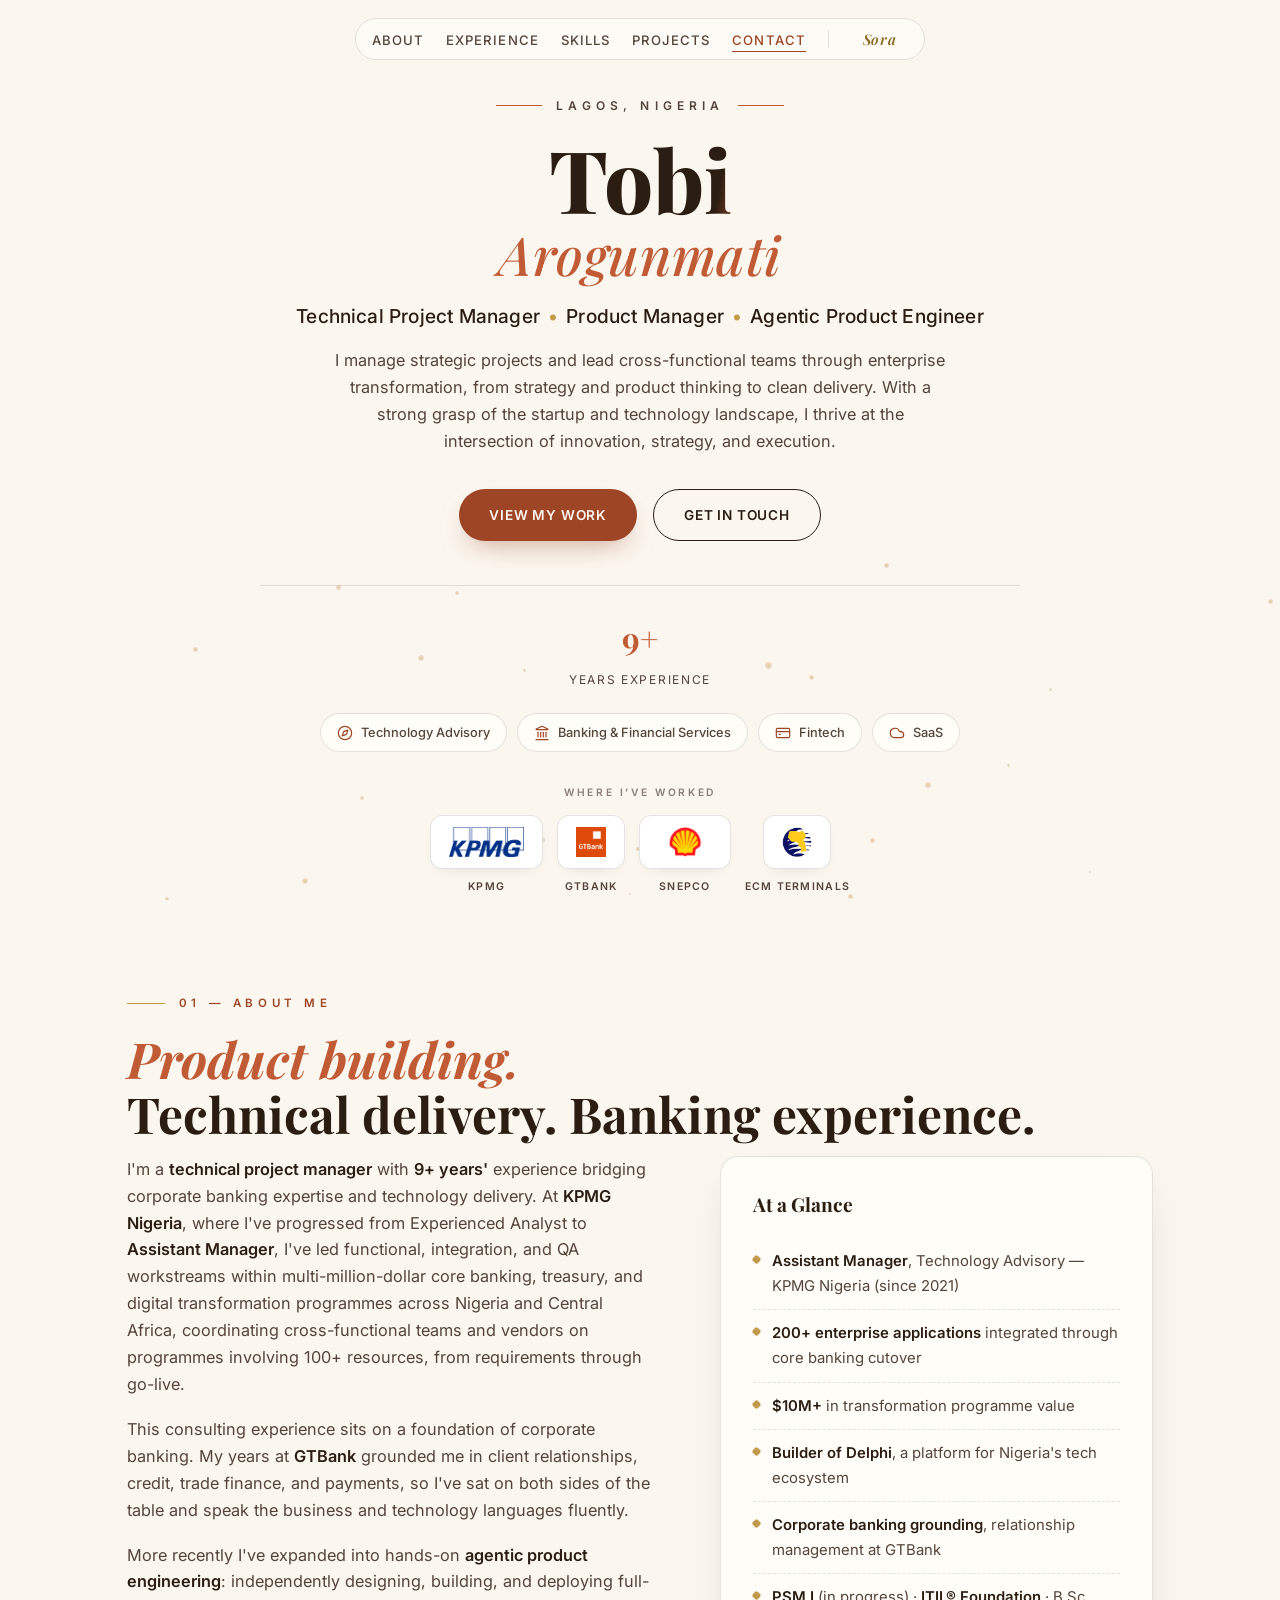
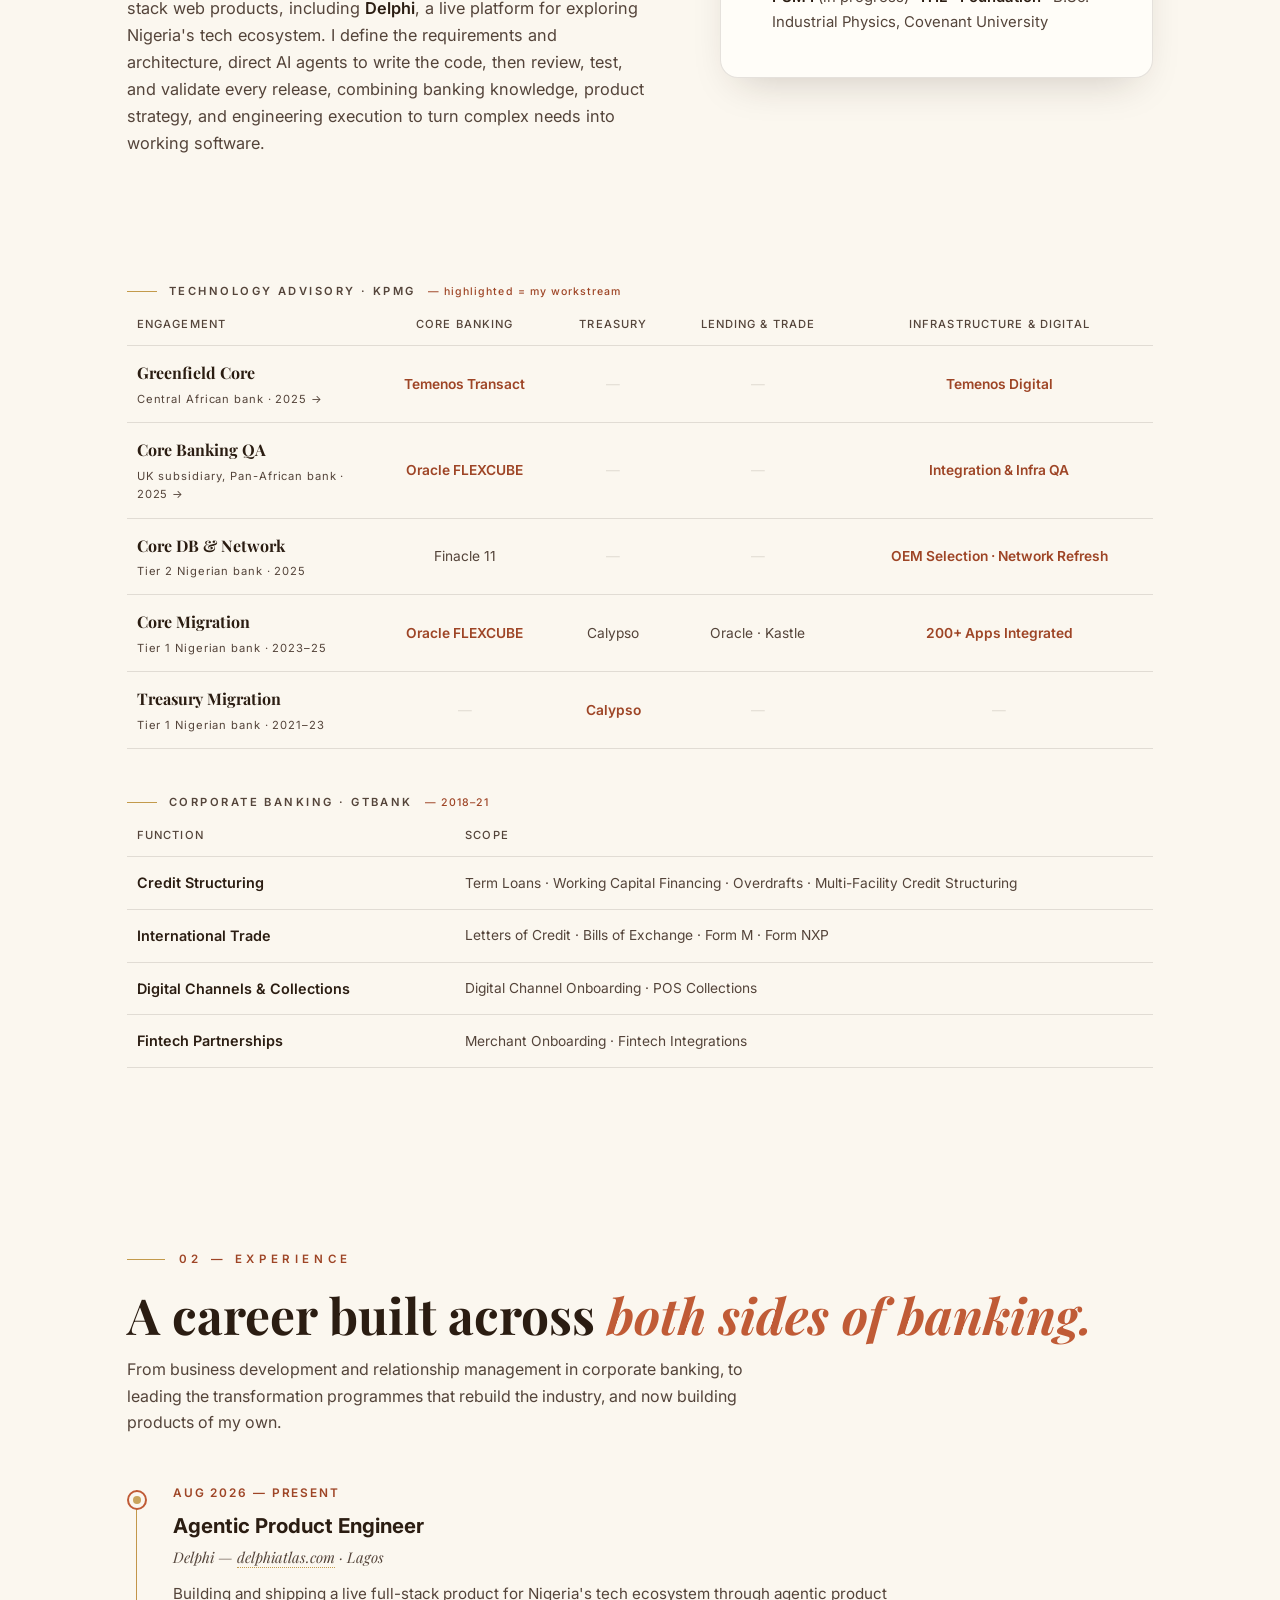
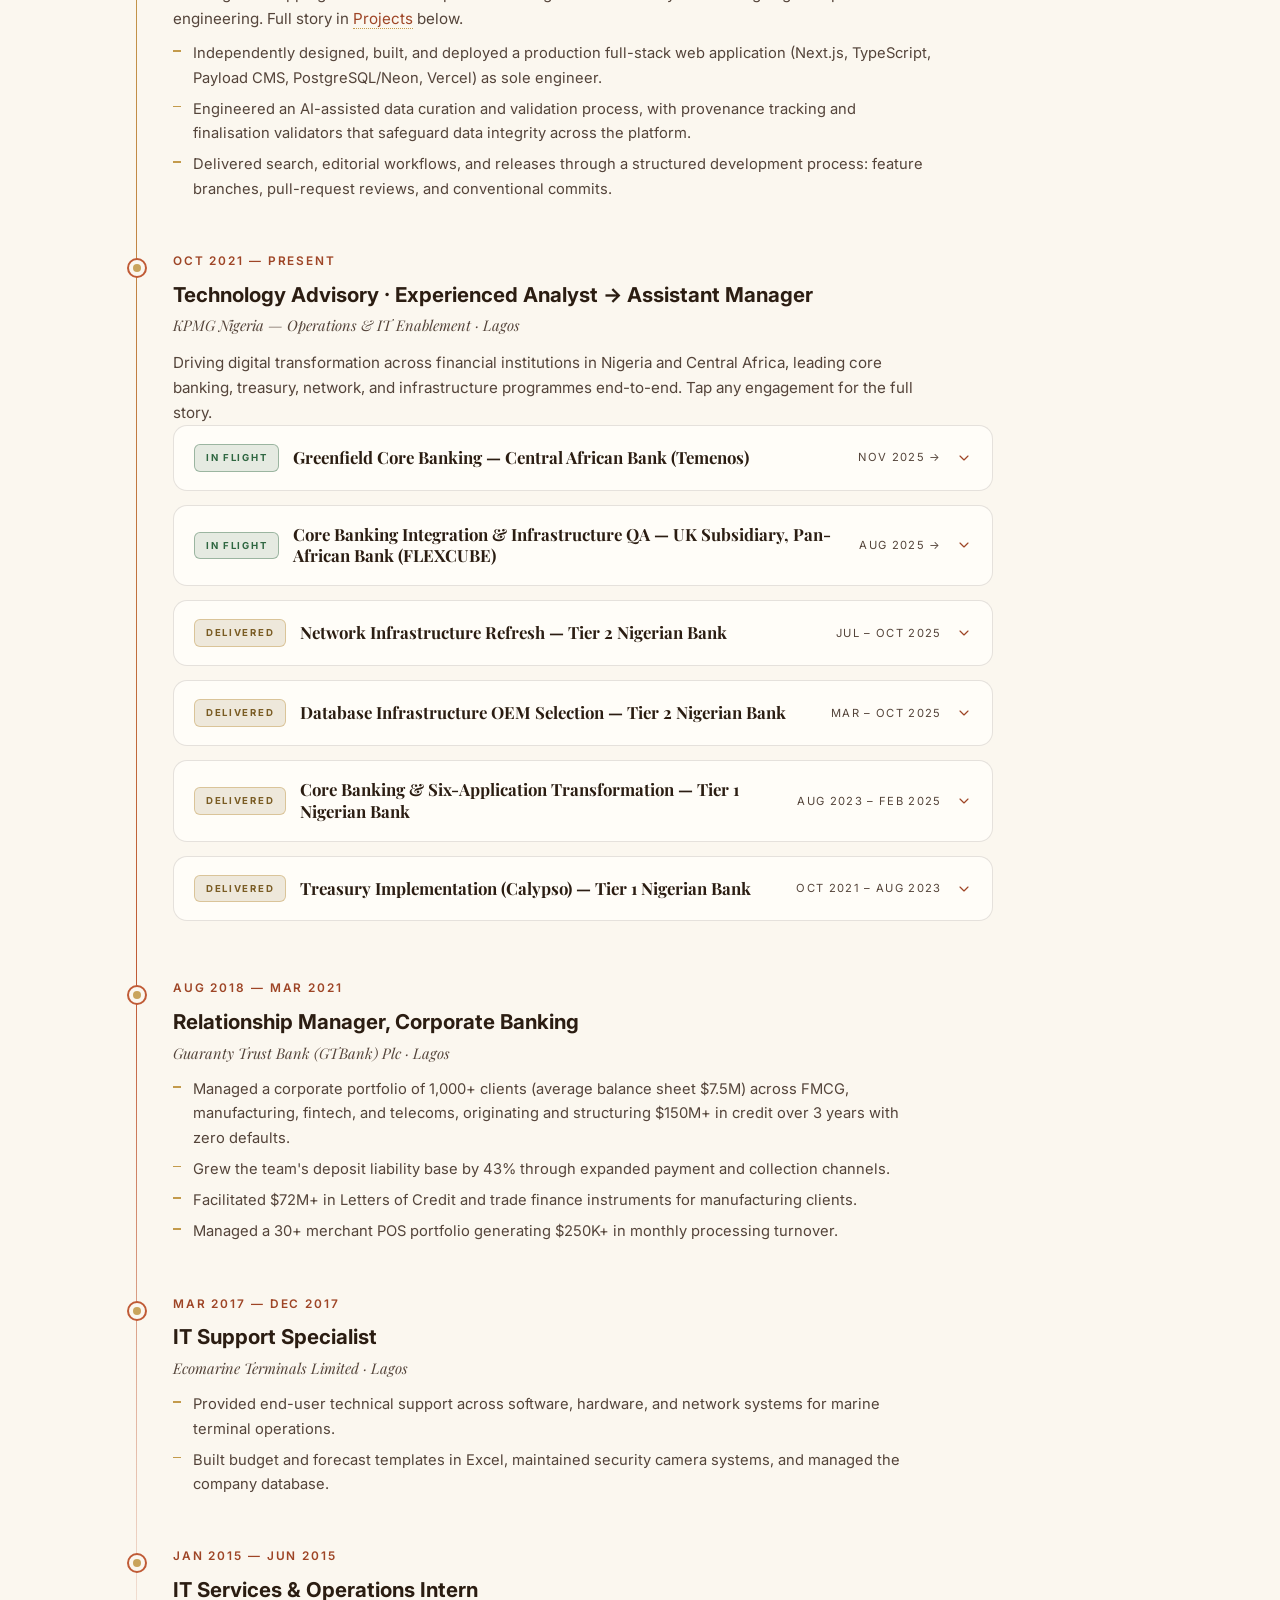
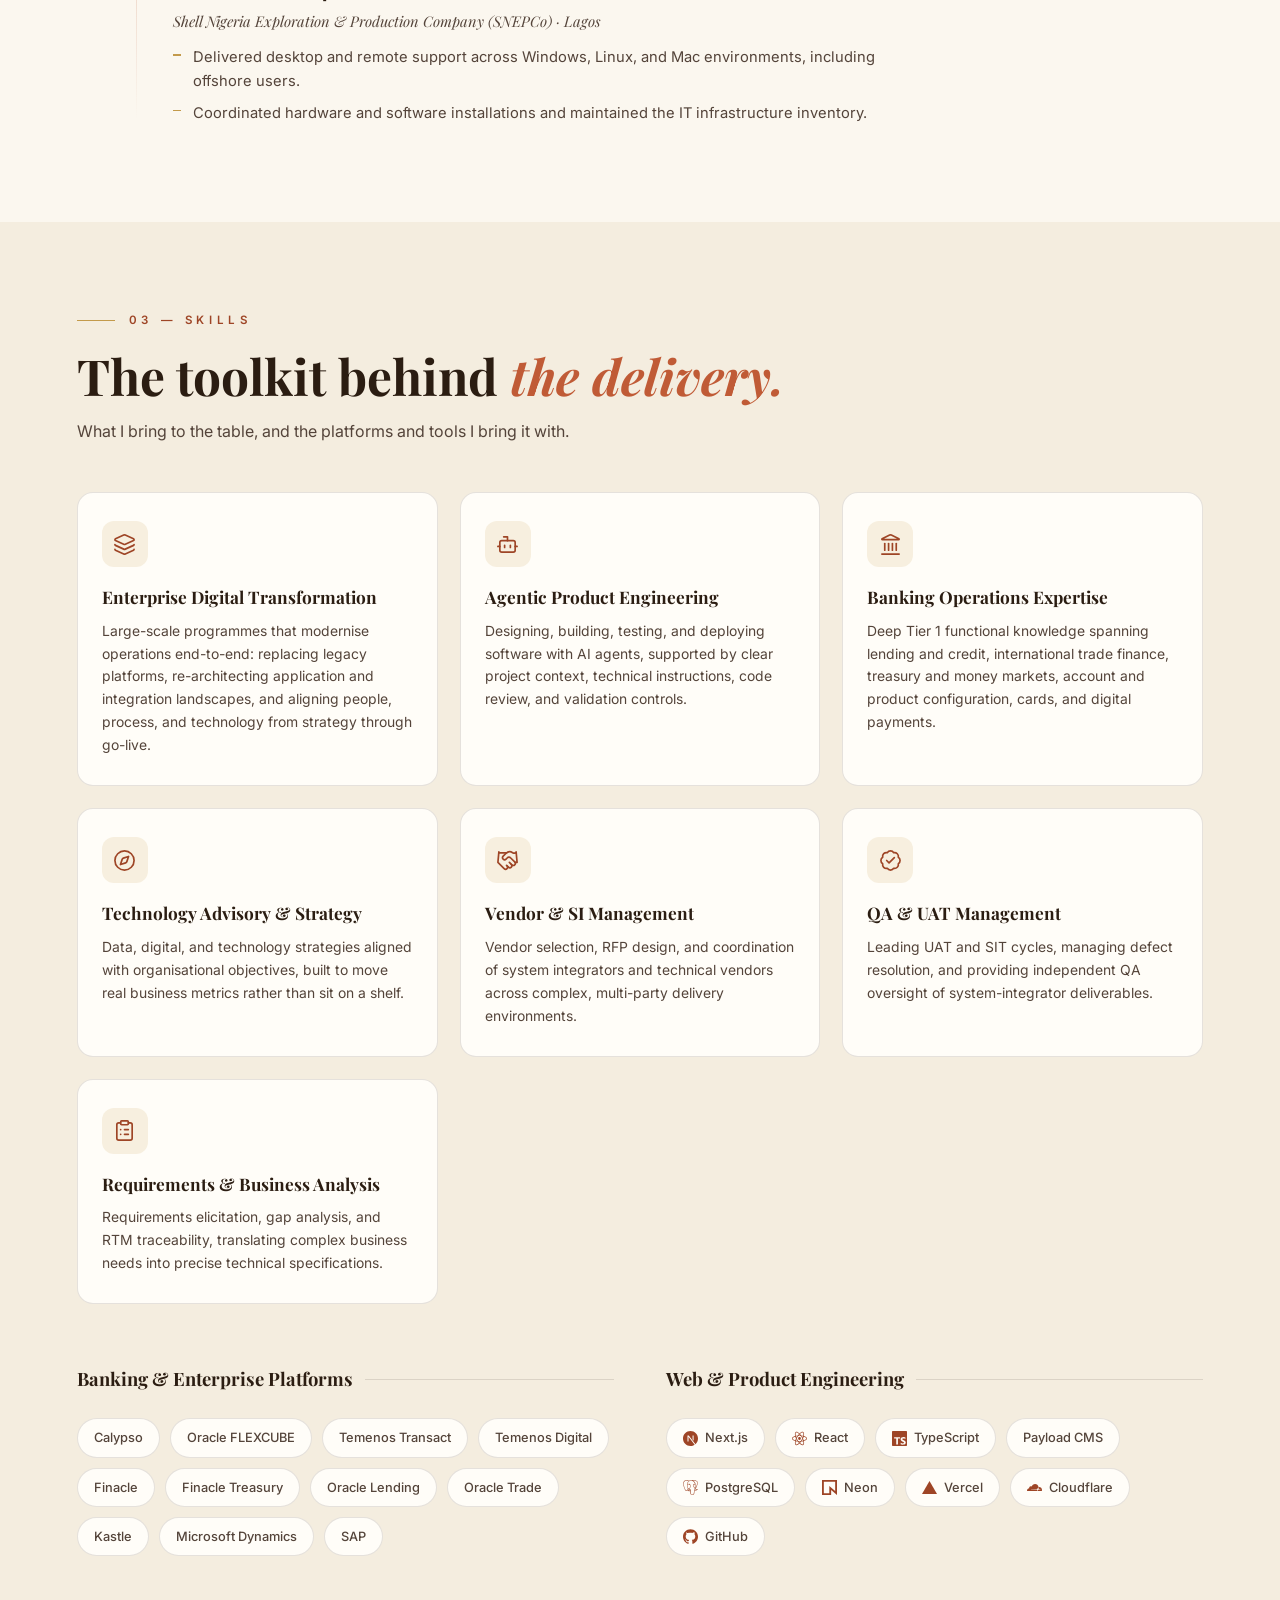
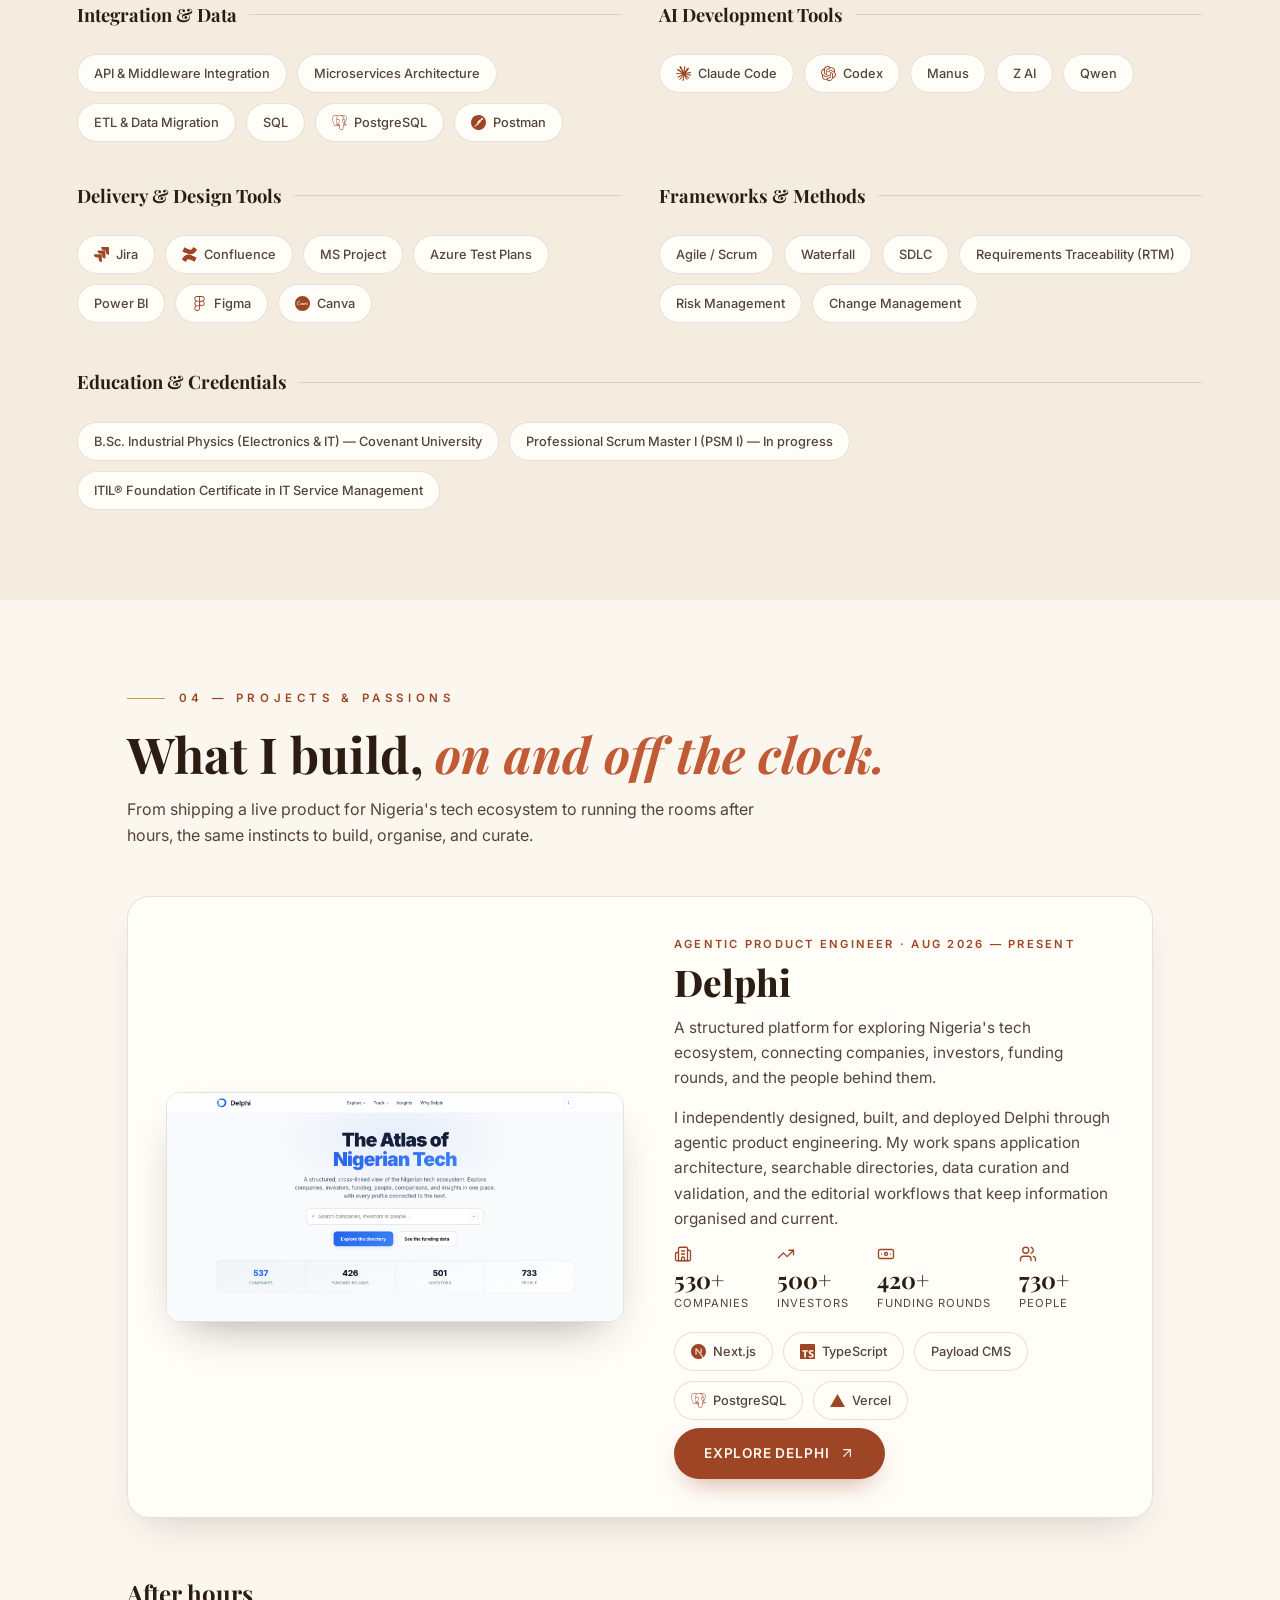
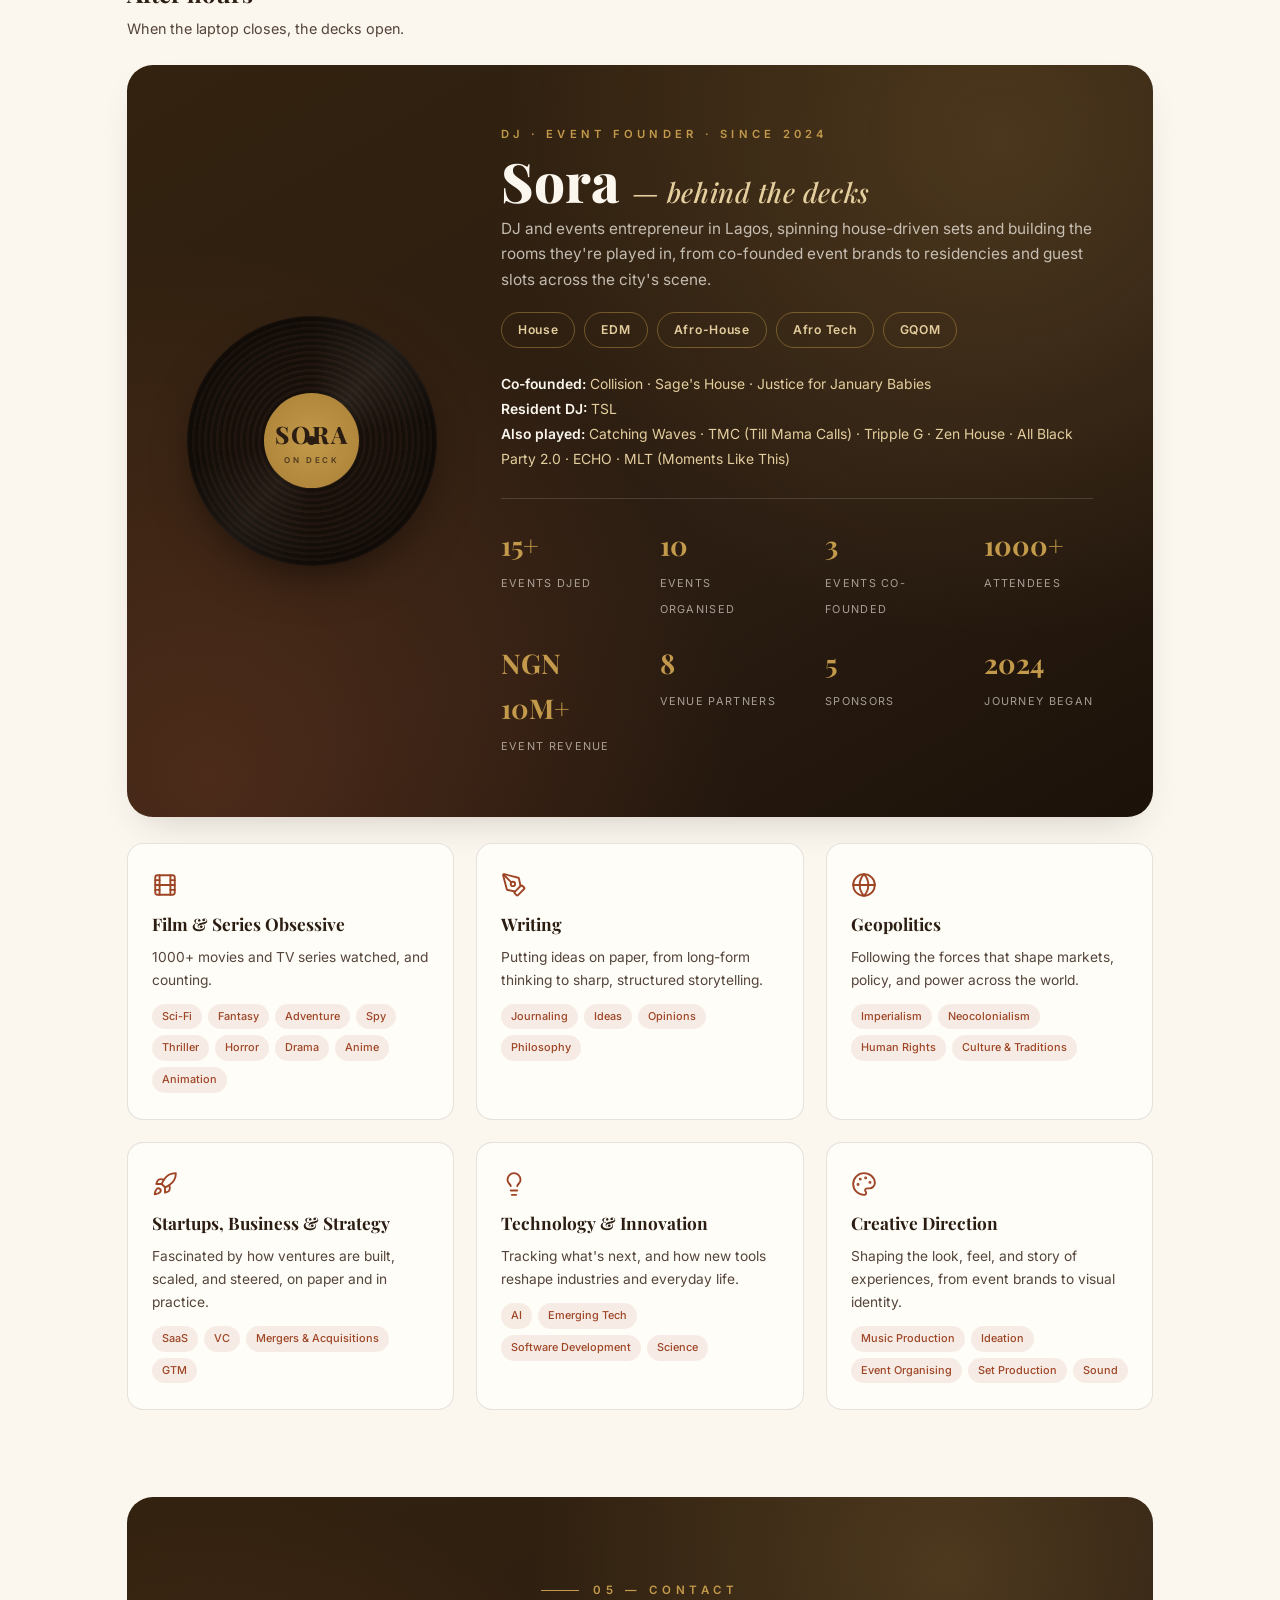
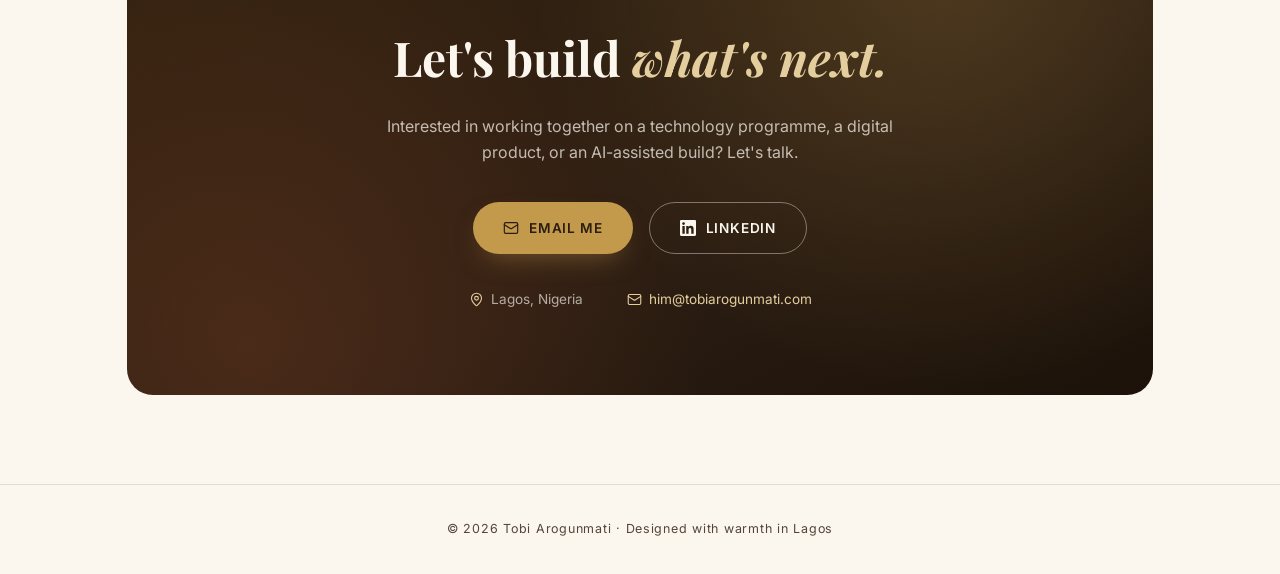
<file: index.html>
<!DOCTYPE html>
<html lang="en">
<head>
<meta charset="UTF-8">
<meta name="viewport" content="width=device-width, initial-scale=1.0">
<meta name="color-scheme" content="only light">
<meta name="theme-color" content="#FBF7EF">
<title>Tobi Arogunmati — Technical Project Management &amp; Product Engineering</title>
<meta name="description" content="Technical project manager with 9+ years bridging corporate banking and technology delivery — leading core banking, treasury, and digital transformation programmes across Nigeria and Central Africa, and building full-stack products through agentic product engineering.">
<link rel="canonical" href="https://tobiarogunmati.com/">
<link rel="icon" href="favicon.svg" type="image/svg+xml">

<!-- Open Graph (LinkedIn, WhatsApp, Facebook) -->
<meta property="og:type" content="website">
<meta property="og:url" content="https://tobiarogunmati.com/">
<meta property="og:title" content="Tobi Arogunmati — Technical Project Management &amp; Product Engineering">
<meta property="og:description" content="9+ years bridging corporate banking and technology delivery — enterprise transformation programmes across financial institutions, and full-stack products built through agentic product engineering.">
<meta property="og:image" content="https://tobiarogunmati.com/social-card.png">
<meta property="og:image:type" content="image/png">
<meta property="og:image:width" content="1200">
<meta property="og:image:height" content="630">
<meta property="og:image:alt" content="Tobi Arogunmati — Technical Project Management & Product Engineering">

<!-- Twitter / X -->
<meta name="twitter:card" content="summary_large_image">
<meta name="twitter:title" content="Tobi Arogunmati — Technical Project Management &amp; Product Engineering">
<meta name="twitter:description" content="9+ years bridging corporate banking and technology delivery — enterprise transformation programmes, and full-stack products built through agentic engineering.">
<meta name="twitter:image" content="https://tobiarogunmati.com/social-card.png">
<meta name="twitter:image:alt" content="Tobi Arogunmati — Technical Project Manager, Product Manager, Agentic Product Engineer">

<link rel="preconnect" href="https://fonts.googleapis.com">
<link rel="preconnect" href="https://fonts.gstatic.com" crossorigin>
<link rel="preload" as="style" href="https://fonts.googleapis.com/css2?family=Playfair+Display:ital,wght@0,400;0,500;0,600;0,700;0,800;1,400;1,500&family=Inter:wght@300;400;500;600;700&display=swap">
<link href="https://fonts.googleapis.com/css2?family=Playfair+Display:ital,wght@0,400;0,500;0,600;0,700;0,800;1,400;1,500&family=Inter:wght@300;400;500;600;700&display=swap" rel="stylesheet">

<script type="application/ld+json">
{
  "@context": "https://schema.org",
  "@type": "Person",
  "name": "Oluwatobi Arogunmati",
  "alternateName": "Tobi Arogunmati",
  "jobTitle": "Technical Project Manager · Product Manager · Agentic Product Engineer",
  "url": "https://tobiarogunmati.com/",
  "email": "mailto:him@tobiarogunmati.com",
  "address": { "@type": "PostalAddress", "addressLocality": "Lagos", "addressCountry": "NG" },
  "worksFor": { "@type": "Organization", "name": "KPMG Nigeria" },
  "sameAs": [
    "https://www.linkedin.com/in/tobiarogunmati/",
    "https://delphiatlas.com"
  ],
  "knowsAbout": ["Core Banking Transformation", "Treasury Systems", "Quality Assurance", "Product Engineering", "Agentic AI Development"]
}
</script>
<style>
html{color-scheme:only light}
:root{
  color-scheme:only light;
  --cream:#FBF7EF;
  --cream-2:#F4EDDF;
  --ink:#2B1D12;
  --ink-soft:#54443A;
  --terracotta:#C05B36;
  --terracotta-deep:#9E4526;
  --terracotta-deeper:#83381D;
  --gold:#C39A4B;
  --gold-soft:#E4CE9E;
  --gold-deep:#8a6a24;
  --card:#FFFDF8;
  --line:rgba(43,29,18,.12);
  --shadow:0 18px 40px -18px rgba(43,29,18,.22);
}
*{margin:0;padding:0;box-sizing:border-box}
html{scroll-behavior:smooth}
body{
  font-family:'Inter',sans-serif;
  background:var(--cream);
  color:var(--ink);
  line-height:1.65;
  overflow-x:hidden;
  -webkit-font-smoothing:antialiased;
}
::selection{background:var(--gold-soft);color:var(--ink)}
h1,h2,h3,.serif{font-family:'Playfair Display',serif}
h1,h2,.section-title,.hero-name,.dj-name,.project-name,.contact-card h2{text-wrap:balance}

/* focus + skip link */
a:focus-visible,button:focus-visible,summary:focus-visible,details:focus-visible,.chip:focus-visible{
  outline:2px solid var(--terracotta-deep);outline-offset:3px;border-radius:6px;
}
.skip-link{
  position:fixed;top:-60px;left:16px;z-index:2000;
  background:var(--ink);color:var(--cream);padding:10px 18px;border-radius:8px;
  font-size:.82rem;font-weight:600;letter-spacing:.04em;text-decoration:none;
  transition:top .25s ease;
}
.skip-link:focus{top:14px}
section[id]{scroll-margin-top:84px}

/* shared icon sizing */
.ic,.logo{display:inline-block;vertical-align:middle;flex:none}

/* ============ LOADING SCREEN ============ */
#loader{
  position:fixed;inset:0;z-index:1000;
  background:var(--cream);
  display:flex;flex-direction:column;align-items:center;justify-content:center;gap:22px;
  transition:opacity .8s ease,visibility .8s ease;
}
#loader.hidden{opacity:0;visibility:hidden}
.loader-mark{
  width:84px;height:84px;border-radius:50%;
  border:1px solid var(--gold);
  display:flex;align-items:center;justify-content:center;
  font-family:'Playfair Display',serif;font-size:1.6rem;font-weight:600;color:var(--terracotta-deep);
  animation:loaderPulse 1.6s ease-in-out infinite;
  position:relative;
}
.loader-mark::after{
  content:'';position:absolute;inset:-10px;border-radius:50%;
  border:1px solid rgba(195,154,75,.35);
  animation:ringGrow 1.6s ease-out infinite;
}
@keyframes loaderPulse{0%,100%{transform:scale(1)}50%{transform:scale(1.05)}}
@keyframes ringGrow{0%{transform:scale(.85);opacity:1}100%{transform:scale(1.3);opacity:0}}
.loader-text{
  font-size:.72rem;letter-spacing:.42em;text-transform:uppercase;color:var(--ink-soft);
  animation:loaderFade 1.6s ease-in-out infinite;
}
@keyframes loaderFade{0%,100%{opacity:.35}50%{opacity:1}}

/* ============ PARTICLES ============ */
#particles{position:fixed;inset:0;pointer-events:none;z-index:0;overflow:hidden}
.particle{
  position:absolute;border-radius:50%;
  background:radial-gradient(circle,rgba(195,154,75,.5),rgba(192,91,54,.15) 70%,transparent);
  animation:floatUp linear infinite;
  will-change:transform,opacity;
}
@keyframes floatUp{
  0%{transform:translateY(0) translateX(0);opacity:0}
  12%{opacity:var(--po,.5)}
  88%{opacity:var(--po,.5)}
  100%{transform:translateY(-110vh) translateX(var(--drift,20px));opacity:0}
}

/* ============ NAV ============ */
nav{
  position:fixed;top:0;left:0;right:0;z-index:100;
  display:flex;align-items:center;justify-content:center;
  padding:18px clamp(20px,5vw,64px);
  background:rgba(251,247,239,.85);
  backdrop-filter:blur(14px);-webkit-backdrop-filter:blur(14px);
  border-bottom:1px solid transparent;
  transition:border-color .4s ease,box-shadow .4s ease;
}
nav.scrolled{border-bottom-color:var(--line);box-shadow:0 6px 24px -18px rgba(43,29,18,.3)}
.nav-links{
  display:flex;align-items:center;gap:clamp(10px,2vw,22px);list-style:none;
  background:rgba(255,253,248,.72);
  border:1px solid var(--line);
  border-radius:999px;
  padding:7px clamp(10px,1.6vw,16px);
}
.nav-sora-sep{width:1px;height:18px;background:var(--line);flex:none}
.nav-links li.nav-sora a{
  color:var(--gold-deep,#8a6a24);
  font-family:'Playfair Display',serif;
  font-style:italic;font-weight:600;
  text-transform:none;letter-spacing:.04em;font-size:.92rem;
  padding:4px 12px;border-radius:999px;
  transition:background .3s ease,color .3s ease;
}
.nav-links li.nav-sora a::after{display:none}
.nav-links li.nav-sora a:hover{background:var(--ink);color:var(--gold-soft)}
.nav-links a{
  text-decoration:none;color:var(--ink-soft);font-size:.82rem;font-weight:500;
  letter-spacing:.08em;text-transform:uppercase;position:relative;padding:4px 0;
  transition:color .3s ease;
}
.nav-links a::after{
  content:'';position:absolute;left:0;bottom:0;width:100%;height:1.5px;
  background:var(--terracotta-deep);transform:scaleX(0);transform-origin:left;
  transition:transform .35s ease;
}
.nav-links a:hover{color:var(--terracotta-deep)}
.nav-links a:hover::after,.nav-links a.active::after{transform:scaleX(1)}
.nav-links a.active{color:var(--terracotta-deep)}
#menuBtn{display:none;background:none;border:none;cursor:pointer;padding:6px}
#menuBtn span{display:block;width:24px;height:2px;background:var(--ink);margin:5px 0;transition:.3s ease;border-radius:2px}
#menuBtn.open span:nth-child(1){transform:translateY(7px) rotate(45deg)}
#menuBtn.open span:nth-child(2){opacity:0}
#menuBtn.open span:nth-child(3){transform:translateY(-7px) rotate(-45deg)}

/* ============ LAYOUT ============ */
main{position:relative;z-index:1}
section{padding:clamp(56px,7vw,92px) clamp(20px,6vw,80px);max-width:1180px;margin:0 auto}
#about{padding-top:clamp(24px,3.5vw,42px)}
#contact{padding-top:clamp(28px,4vw,48px)}
#passions{padding-bottom:clamp(24px,3vw,40px)}
.eyebrow{
  font-size:.72rem;font-weight:600;letter-spacing:.4em;text-transform:uppercase;
  color:var(--terracotta-deep);display:flex;align-items:center;gap:14px;margin-bottom:18px;
}
.eyebrow::before{content:'';width:38px;height:1px;background:var(--gold)}
.section-title{font-size:clamp(2rem,4.4vw,3.1rem);font-weight:700;line-height:1.12;margin-bottom:14px}
.section-title em{font-style:italic;color:var(--terracotta)}
.section-sub{color:var(--ink-soft);max-width:640px;font-size:1rem;margin-bottom:48px}

/* scroll reveal */
.reveal{opacity:0;transform:translateY(36px);transition:opacity .9s cubic-bezier(.22,.61,.36,1),transform .9s cubic-bezier(.22,.61,.36,1)}
.reveal.visible{opacity:1;transform:translateY(0)}
.reveal.d1{transition-delay:.1s}.reveal.d2{transition-delay:.2s}.reveal.d3{transition-delay:.3s}.reveal.d4{transition-delay:.4s}

/* ============ HERO ============ */
#hero{
  min-height:88vh;display:flex;align-items:center;
  padding-top:96px;padding-bottom:56px;position:relative;
}
.hero-grid{
  display:block;width:100%;max-width:760px;margin:0 auto;
  text-align:center;position:relative;z-index:1;
}
.hero-kicker{
  font-size:.75rem;font-weight:600;letter-spacing:.42em;text-transform:uppercase;color:var(--ink-soft);
  margin-bottom:18px;display:flex;align-items:center;justify-content:center;gap:14px;
}
.hero-kicker::before,.hero-kicker::after{content:'';width:46px;height:1px;background:var(--terracotta)}
.hero-name{
  font-size:clamp(2.9rem,7.4vw,5.4rem);font-weight:800;line-height:1.04;
  margin-bottom:8px;position:relative;
}
.hero-name .shimmer{
  background:linear-gradient(100deg,
    var(--ink) 0%, var(--ink) 38%,
    var(--terracotta) 46%, var(--gold) 52%, var(--terracotta) 58%,
    var(--ink) 66%, var(--ink) 100%);
  background-size:250% 100%;
  -webkit-background-clip:text;background-clip:text;
  -webkit-text-fill-color:transparent;color:transparent;
  animation:shimmerSweep 5.5s ease-in-out infinite;
}
@keyframes shimmerSweep{
  0%{background-position:118% 0}
  55%{background-position:-40% 0}
  100%{background-position:-40% 0}
}
.hero-name .lastname{display:block;font-style:italic;font-weight:500;color:var(--terracotta);font-size:.62em;letter-spacing:.01em;margin-top:2px}
.hero-title{
  font-size:clamp(1rem,1.8vw,1.2rem);font-weight:500;color:var(--ink);
  margin:20px 0 14px;letter-spacing:.01em;
}
.hero-title .dot{color:var(--gold);margin:0 8px}
.hero-line{color:var(--ink-soft);max-width:620px;margin:0 auto 34px;font-size:1.02rem}
.hero-cta{display:flex;justify-content:center;gap:16px;flex-wrap:wrap}
.btn{
  display:inline-flex;align-items:center;gap:10px;
  padding:14px 30px;border-radius:999px;font-size:.85rem;font-weight:600;
  letter-spacing:.06em;text-transform:uppercase;text-decoration:none;
  transition:transform .3s ease,box-shadow .3s ease,background .3s ease,color .3s ease;
}
.btn .ic,.btn .logo{width:16px;height:16px}
.btn-primary{background:var(--terracotta-deep);color:var(--cream);box-shadow:0 12px 28px -12px rgba(158,69,38,.55)}
.btn-primary:hover{background:var(--terracotta-deeper);transform:translateY(-2px);box-shadow:0 18px 34px -12px rgba(158,69,38,.6)}
.btn-ghost{border:1px solid var(--ink);color:var(--ink)}
.btn-ghost:hover{background:var(--ink);color:var(--cream);transform:translateY(-2px)}

.hero-stats{
  display:flex;justify-content:center;gap:clamp(18px,3vw,40px);margin-top:44px;flex-wrap:wrap;
  border-top:1px solid var(--line);padding-top:26px;
}
.stat{max-width:180px;text-align:center}
.stat b{font-family:'Playfair Display',serif;font-size:clamp(1.5rem,2.6vw,2rem);font-weight:700;color:var(--terracotta);display:block;font-variant-numeric:tabular-nums}
.stat span{font-size:.75rem;letter-spacing:.14em;text-transform:uppercase;color:var(--ink-soft)}

/* ============ DELIVERY FOOTPRINT ============ */
#footprint{padding-top:clamp(8px,1.5vw,18px);padding-bottom:clamp(28px,4vw,48px)}
.fp-label{
  font-size:.7rem;font-weight:600;letter-spacing:.22em;text-transform:uppercase;
  color:var(--ink-soft);margin-bottom:14px;display:flex;align-items:center;gap:12px;flex-wrap:wrap;
}
.fp-label::before{content:'';width:30px;height:1px;background:var(--gold);flex:none}
.fp-key{font-size:.66rem;letter-spacing:.1em;color:var(--terracotta-deep);text-transform:none;font-weight:500}
.fp-wrap{overflow-x:auto;-webkit-overflow-scrolling:touch;margin-bottom:44px}
.fp-table{width:100%;border-collapse:collapse;font-size:.86rem;min-width:640px}
.fp-table th{
  text-align:center;font-weight:500;font-size:.7rem;letter-spacing:.1em;text-transform:uppercase;
  color:var(--ink-soft);padding:0 10px 12px;
}
.fp-table th:first-child{text-align:left;width:24%}
.fp-table td{padding:14px 10px;text-align:center;color:var(--ink-soft);border-top:1px solid var(--line)}
.fp-table tbody tr:last-child td{border-bottom:1px solid var(--line)}
.fp-inst{
  text-align:left !important;font-family:'Playfair Display',serif;font-weight:700;
  font-size:1rem;color:var(--ink) !important;
}
.fp-inst span{display:block;font-family:'Inter',sans-serif;font-weight:400;font-size:.7rem;letter-spacing:.08em;color:var(--ink-soft);margin-top:3px}
.fp-lead{color:var(--terracotta-deep) !important;font-weight:600}
.fp-none{color:var(--line) !important}
.fp-table.fp-gt th:first-child{width:32%}
.fp-table.fp-gt td{text-align:left}
.fp-fn{font-weight:600;color:var(--ink) !important;font-size:.9rem}
@media (max-width:760px){
  .fp-table{font-size:.8rem}
}

#about .about-grid{display:grid;grid-template-columns:1.1fr .9fr;gap:clamp(32px,5vw,72px)}
.about-copy p{color:var(--ink-soft);margin-bottom:18px;font-size:1.02rem}
.about-copy p strong{color:var(--ink);font-weight:600}
.about-card{
  background:var(--card);border:1px solid var(--line);border-radius:18px;
  padding:32px;box-shadow:var(--shadow);align-self:start;
}
.about-card h3{font-size:1.2rem;margin-bottom:18px}
.about-card ul{list-style:none}
.about-card li{
  display:flex;gap:12px;align-items:flex-start;padding:11px 0;
  border-bottom:1px dashed var(--line);font-size:.93rem;color:var(--ink-soft);
}
.about-card li:last-child{border-bottom:none}
.about-card li::before{content:'';width:7px;height:7px;margin-top:7px;flex-shrink:0;border-radius:2px;background:var(--gold);transform:rotate(45deg)}
.about-card li b{color:var(--ink);font-weight:600}

/* ============ SKILLS ============ */
#skills{background:var(--cream-2);max-width:none}
#skills .inner{max-width:1180px;margin:0 auto}
.skills-grid{display:grid;grid-template-columns:1fr 1fr;gap:clamp(28px,4vw,64px)}
.skill-block h3{font-size:1.15rem;margin-bottom:24px;display:flex;align-items:center;gap:12px}
.skill-block h3::after{content:'';flex:1;height:1px;background:var(--line)}
.skill{margin-bottom:22px}
.skill-head{display:flex;justify-content:space-between;align-items:center;font-size:.88rem;font-weight:500;margin-bottom:8px}
.skill-name{display:inline-flex;align-items:center;gap:8px}
.skill-name .brands{display:inline-flex;align-items:center;gap:6px}
.skill-name .logo{width:16px;height:16px;color:var(--ink-soft)}
.bar{height:7px;background:rgba(43,29,18,.08);border-radius:99px;overflow:hidden}
.bar-fill{
  height:100%;width:100%;border-radius:99px;
  background:linear-gradient(90deg,var(--terracotta-deep),var(--gold));
  transform:scaleX(0);transform-origin:left;
  transition:transform 1.4s cubic-bezier(.22,.61,.36,1);
  position:relative;
}
.bar-fill::after{
  content:'';position:absolute;inset:0;
  background:linear-gradient(100deg,transparent 30%,rgba(255,255,255,.45) 50%,transparent 70%);
  background-size:200% 100%;
  animation:barShine 2.6s ease-in-out infinite;
}
@keyframes barShine{0%{background-position:180% 0}100%{background-position:-80% 0}}
.skill-cats{display:grid;grid-template-columns:1fr 1fr;gap:clamp(24px,3vw,44px);margin-top:44px}
.chip-row{display:flex;flex-wrap:wrap;gap:10px;margin-top:8px}
.chip{
  display:inline-flex;align-items:center;gap:7px;
  padding:8px 16px;border-radius:999px;font-size:.8rem;font-weight:500;
  border:1px solid var(--line);background:var(--card);color:var(--ink-soft);
  transition:border-color .3s ease,color .3s ease,transform .3s ease;
}
.chip .logo{width:15px;height:15px;color:var(--terracotta-deep);transition:color .3s ease}
.chip:hover{border-color:var(--gold);color:var(--terracotta-deep);transform:translateY(-2px)}

/* competency cards */
.comp-grid{display:grid;grid-template-columns:repeat(3,1fr);gap:22px;margin-bottom:60px}
.comp-card{
  background:var(--card);border:1px solid var(--line);border-radius:16px;padding:28px 24px;
  transition:transform .35s ease,box-shadow .35s ease,border-color .35s ease;
}
.comp-card:hover{transform:translateY(-5px);box-shadow:var(--shadow);border-color:var(--gold)}
.comp-icon{
  width:46px;height:46px;border-radius:12px;background:rgba(195,154,75,.14);
  display:flex;align-items:center;justify-content:center;margin-bottom:16px;color:var(--terracotta-deep);
}
.comp-icon .ic{width:23px;height:23px}
.comp-card h4{font-family:'Playfair Display',serif;font-size:1.08rem;font-weight:700;margin-bottom:8px}
.comp-card p{font-size:.87rem;color:var(--ink-soft)}

/* engagement cards (collapsible, inside timeline) */
.eng{
  background:var(--card);border:1px solid var(--line);border-radius:14px;
  margin-bottom:14px;overflow:hidden;max-width:820px;
  transition:border-color .35s ease,box-shadow .35s ease;
}
.eng:hover{box-shadow:var(--shadow)}
.eng[open]{border-color:var(--gold)}
.eng summary{
  list-style:none;cursor:pointer;display:flex;align-items:center;gap:14px;
  padding:18px 20px;flex-wrap:wrap;
}
.eng summary::-webkit-details-marker{display:none}
.badge{
  font-size:.6rem;font-weight:700;letter-spacing:.18em;text-transform:uppercase;
  padding:5px 11px;border-radius:6px;white-space:nowrap;
}
.badge-flight{background:rgba(46,102,64,.12);color:#2E6640;border:1px solid rgba(46,102,64,.4)}
.badge-done{background:rgba(138,106,44,.14);color:#7A5C24;border:1px solid rgba(195,154,75,.45)}
.eng-title{font-family:'Playfair Display',serif;font-weight:700;font-size:1.05rem;flex:1;min-width:220px;line-height:1.3}
.eng-date{font-size:.7rem;letter-spacing:.12em;color:var(--ink-soft);text-transform:uppercase;white-space:nowrap}
.eng-chev{color:var(--terracotta-deep);font-size:.8rem;transition:transform .3s ease;display:inline-flex}
.eng-chev .ic{width:16px;height:16px}
.eng[open] .eng-chev{transform:rotate(180deg)}
.eng-body{padding:0 20px 20px}
.eng-kicker{
  font-size:.7rem;font-weight:600;letter-spacing:.14em;text-transform:uppercase;
  color:var(--terracotta-deep);margin-bottom:12px;
}
.eng-body ul li{font-size:.9rem}

/* ============ EXPERIENCE ============ */
.timeline{position:relative;margin-top:8px}
.timeline::before{
  content:'';position:absolute;left:9px;top:6px;bottom:6px;width:1.5px;
  background:linear-gradient(var(--gold),var(--terracotta) 60%,transparent);
}
.tl-item{position:relative;padding:0 0 44px 46px}
.tl-item:last-child{padding-bottom:0}
.tl-dot{
  position:absolute;left:0;top:6px;width:20px;height:20px;border-radius:50%;
  background:var(--cream);border:2px solid var(--terracotta);
}
.tl-dot::after{content:'';position:absolute;inset:4px;border-radius:50%;background:var(--gold);opacity:.9}
.tl-period{font-size:.74rem;font-weight:600;letter-spacing:.16em;text-transform:uppercase;color:var(--terracotta-deep);margin-bottom:6px}
.tl-role{font-size:1.28rem;font-weight:700;margin-bottom:2px}
.tl-org{font-size:.92rem;color:var(--ink-soft);font-style:italic;font-family:'Playfair Display',serif;margin-bottom:12px}
.tl-org a{color:inherit;text-decoration:none;border-bottom:1px dotted var(--gold)}
.tl-org a:hover{color:var(--terracotta-deep)}
.tl-item p{color:var(--ink-soft);font-size:.95rem;max-width:760px}
.tl-item p a{color:var(--terracotta-deep);text-decoration:none;border-bottom:1px dotted var(--gold)}
.tl-item ul{margin-top:10px;list-style:none;max-width:760px}
.tl-item ul li{
  position:relative;padding-left:20px;color:var(--ink-soft);font-size:.92rem;margin-bottom:7px;
}
.tl-item ul li::before{content:'';position:absolute;left:0;top:9px;width:8px;height:1.5px;background:var(--gold)}

/* ============ PROJECTS ============ */
.project-card{
  background:var(--card);border:1px solid var(--line);border-radius:22px;
  padding:clamp(22px,3vw,38px);box-shadow:var(--shadow);margin-bottom:46px;
  display:grid;grid-template-columns:1.02fr .98fr;gap:clamp(26px,4vw,50px);align-items:center;
  transition:border-color .35s ease,box-shadow .35s ease;
}
.project-card:hover{border-color:var(--gold)}
.project-shot{
  display:block;border-radius:14px;overflow:hidden;border:1px solid var(--line);
  box-shadow:0 20px 44px -22px rgba(43,29,18,.45);
  transition:transform .4s ease,box-shadow .4s ease;
}
.project-shot:hover{transform:translateY(-4px);box-shadow:0 28px 56px -22px rgba(43,29,18,.55)}
.project-shot img{width:100%;height:auto;display:block}
.project-kicker{font-size:.7rem;font-weight:600;letter-spacing:.2em;text-transform:uppercase;color:var(--terracotta-deep);margin-bottom:10px}
.project-name{font-family:'Playfair Display',serif;font-size:clamp(1.7rem,3vw,2.3rem);font-weight:800;line-height:1;margin-bottom:14px}
.project-desc{color:var(--ink-soft);font-size:.96rem;margin-bottom:14px}
.project-meta{font-size:.78rem;letter-spacing:.02em;color:var(--gold-deep);margin-bottom:18px;font-weight:600}
.project-cta{margin-top:8px}

/* ============ INTERESTS & PASSIONS ============ */
.dj-card{
  background:linear-gradient(150deg,#33220F,var(--ink) 60%,#1C1209);
  border-radius:26px;padding:clamp(36px,5vw,60px);
  color:var(--cream);position:relative;overflow:hidden;
  display:grid;grid-template-columns:auto 1fr;gap:clamp(28px,5vw,64px);align-items:center;
  box-shadow:var(--shadow);
}
.dj-card::before{
  content:'';position:absolute;inset:0;
  background:radial-gradient(circle at 85% 10%,rgba(195,154,75,.2),transparent 45%),
             radial-gradient(circle at 8% 95%,rgba(192,91,54,.22),transparent 45%);
  pointer-events:none;
}
.dj-card>*{position:relative}
.vinyl-wrap{display:flex;justify-content:center}
.vinyl{
  width:clamp(180px,22vw,250px);aspect-ratio:1;border-radius:50%;
  background:
    repeating-radial-gradient(circle at 50% 50%,
      #17100A 0px,#17100A 3px,#221710 4px,#221710 6px);
  box-shadow:0 20px 50px -18px rgba(0,0,0,.65),inset 0 0 40px rgba(0,0,0,.6);
  position:relative;
  animation:vinylSpin 6s linear infinite;
}
.vinyl::before{
  content:'';position:absolute;inset:0;border-radius:50%;
  background:conic-gradient(from 0deg,transparent 0deg,rgba(251,247,239,.07) 40deg,transparent 80deg,transparent 180deg,rgba(251,247,239,.05) 220deg,transparent 260deg);
}
.vinyl-label{
  position:absolute;inset:31%;border-radius:50%;
  background:radial-gradient(circle,var(--gold) 0%,#A87F35 100%);
  display:flex;flex-direction:column;align-items:center;justify-content:center;
  color:var(--ink);
}
.vinyl-label b{font-family:'Playfair Display',serif;font-size:clamp(1.1rem,2vw,1.5rem);font-weight:800;letter-spacing:.08em}
.vinyl-label span{font-size:.5rem;letter-spacing:.32em;text-transform:uppercase;font-weight:600;opacity:.75}
.vinyl-label::after{
  content:'';position:absolute;width:9px;height:9px;border-radius:50%;
  background:var(--ink);top:calc(50% - 4.5px);
}
@keyframes vinylSpin{to{transform:rotate(360deg)}}
.dj-kicker{font-size:.7rem;font-weight:600;letter-spacing:.38em;text-transform:uppercase;color:var(--gold);margin-bottom:10px}
.dj-name{font-family:'Playfair Display',serif;font-size:clamp(2.2rem,5vw,3.4rem);font-weight:800;line-height:1;margin-bottom:8px}
.dj-name em{font-style:italic;font-weight:500;color:var(--gold-soft);font-size:.5em;letter-spacing:.02em}
.dj-desc{color:rgba(251,247,239,.72);font-size:.96rem;max-width:600px;margin-bottom:20px}
.genre-row{display:flex;flex-wrap:wrap;gap:9px;margin-bottom:24px}
.genre-chip{
  padding:7px 16px;border-radius:999px;font-size:.76rem;font-weight:600;letter-spacing:.06em;
  border:1px solid rgba(195,154,75,.45);color:var(--gold-soft);
  transition:background .3s ease,color .3s ease,transform .3s ease;
}
.genre-chip:hover{background:var(--gold);color:var(--ink);transform:translateY(-2px)}
.dj-events{font-size:.87rem;color:rgba(251,247,239,.75);margin-bottom:26px;line-height:1.8}
.dj-events b{color:var(--cream);font-weight:600}
.dj-events .ev{color:var(--gold-soft)}
.dj-stats{
  display:grid;grid-template-columns:repeat(4,auto);gap:20px clamp(20px,3vw,44px);
  border-top:1px solid rgba(251,247,239,.15);padding-top:24px;width:fit-content;
}
.dj-stats div b{font-family:'Playfair Display',serif;font-size:clamp(1.25rem,2.2vw,1.7rem);font-weight:700;color:var(--gold);display:block;font-variant-numeric:tabular-nums}
.dj-stats div span{font-size:.68rem;letter-spacing:.12em;text-transform:uppercase;color:rgba(251,247,239,.6)}
.interest-grid{display:grid;grid-template-columns:repeat(3,1fr);gap:22px;margin-top:26px}
.interest-card{
  background:var(--card);border:1px solid var(--line);border-radius:16px;padding:26px 24px;
  transition:transform .35s ease,box-shadow .35s ease,border-color .35s ease;
}
.interest-card:hover{transform:translateY(-5px);box-shadow:var(--shadow);border-color:var(--gold)}
.interest-icon{margin-bottom:12px;display:block;color:var(--terracotta-deep)}
.interest-icon .ic{width:26px;height:26px}
.interest-card h4{font-family:'Playfair Display',serif;font-size:1.08rem;font-weight:700;margin-bottom:8px}
.interest-card p{font-size:.86rem;color:var(--ink-soft)}
.mini-chips{display:flex;flex-wrap:wrap;gap:6px;margin-top:12px}
.mini-chips span{
  font-size:.68rem;font-weight:500;padding:4px 10px;border-radius:999px;
  background:rgba(158,69,38,.09);color:var(--terracotta-deep);
}
.sub-head{font-family:'Playfair Display',serif;font-weight:700;font-size:1.5rem;margin:56px 0 4px}
.sub-head-note{font-size:.9rem;color:var(--ink-soft);margin-bottom:24px}

/* ============ CONTACT ============ */
#contact{text-align:center}
.contact-card{
  background:linear-gradient(150deg,#33220F,var(--ink) 60%,#1C1209);
  border-radius:26px;padding:clamp(44px,7vw,84px) clamp(24px,6vw,80px);
  color:var(--cream);position:relative;overflow:hidden;
}
.contact-card::before{
  content:'';position:absolute;inset:0;
  background:radial-gradient(circle at 80% 15%,rgba(195,154,75,.22),transparent 45%),
             radial-gradient(circle at 12% 90%,rgba(192,91,54,.2),transparent 45%);
}
.contact-card>*{position:relative}
.contact-card .eyebrow{justify-content:center;color:var(--gold)}
.contact-card .eyebrow::before{background:var(--gold)}
.contact-card h2{font-size:clamp(1.9rem,4.2vw,3rem);margin-bottom:16px}
.contact-card h2 em{font-style:italic;color:var(--gold-soft)}
.contact-card p{color:rgba(251,247,239,.72);max-width:520px;margin:0 auto 36px;font-size:1rem}
.contact-links{display:flex;justify-content:center;gap:16px;flex-wrap:wrap;margin-bottom:34px}
.contact-links .btn-primary{background:var(--gold);color:var(--ink);box-shadow:0 12px 28px -12px rgba(195,154,75,.5)}
.contact-links .btn-primary:hover{background:var(--gold-soft)}
.contact-links .btn-ghost{border-color:rgba(251,247,239,.4);color:var(--cream)}
.contact-links .btn-ghost:hover{background:var(--cream);color:var(--ink)}
.contact-meta{display:flex;justify-content:center;gap:clamp(18px,4vw,44px);flex-wrap:wrap;font-size:.85rem;color:rgba(251,247,239,.65)}
.contact-meta span,.contact-meta a{display:inline-flex;align-items:center;gap:7px}
.contact-meta .ic{width:15px;height:15px;color:var(--gold-soft)}
.contact-meta a{color:var(--gold-soft);text-decoration:none;transition:color .3s ease}
.contact-meta a:hover{color:var(--cream)}

/* back to top */
#toTop{
  position:fixed;right:22px;bottom:22px;z-index:90;
  width:46px;height:46px;border-radius:50%;border:1px solid var(--line);
  background:var(--card);color:var(--terracotta-deep);cursor:pointer;
  display:flex;align-items:center;justify-content:center;
  box-shadow:var(--shadow);opacity:0;visibility:hidden;transform:translateY(12px);
  transition:opacity .35s ease,transform .35s ease,visibility .35s ease,background .3s ease;
}
#toTop.show{opacity:1;visibility:visible;transform:translateY(0)}
#toTop:hover{background:var(--cream-2)}
#toTop .ic{width:20px;height:20px}

footer{
  text-align:center;padding:34px 20px;font-size:.78rem;color:var(--ink-soft);
  border-top:1px solid var(--line);position:relative;z-index:1;letter-spacing:.06em;
}


/* ---- hero overview: sectors + company logos (v17) ---- */
.hero-sectors{display:flex;justify-content:center;flex-wrap:wrap;gap:10px;margin-top:22px}
.sector{display:inline-flex;align-items:center;gap:8px;font-size:.8rem;font-weight:500;color:var(--ink-soft);border:1px solid var(--line);background:var(--card);border-radius:999px;padding:8px 16px}
.sector .ic{width:16px;height:16px;color:var(--terracotta-deep)}
.hero-logos{margin-top:32px}
.hero-logos-label{display:block;font-size:.64rem;font-weight:600;letter-spacing:.26em;text-transform:uppercase;color:var(--ink-soft);opacity:.68;margin-bottom:14px}
.logo-wall{display:flex;justify-content:center;align-items:flex-start;flex-wrap:wrap;gap:18px 14px}
.logo-item{display:flex;flex-direction:column;align-items:center;gap:9px;margin:0}
.logo-item figcaption{font-size:.66rem;font-weight:600;letter-spacing:.12em;text-transform:uppercase;color:var(--ink-soft)}
.logo-tile{display:inline-flex;align-items:center;justify-content:center;height:54px;padding:0 18px;background:#fff;border:1px solid var(--line);border-radius:12px;box-shadow:0 6px 16px -12px rgba(43,29,18,.3)}
.logo-tile img{height:30px;width:auto;max-width:150px;object-fit:contain;display:block}
/* ---- delphi metric row (v17) ---- */
.project-metrics{display:flex;flex-wrap:wrap;gap:16px 28px;margin-bottom:20px}
.pm{display:flex;flex-direction:column;gap:2px}
.pm .ic{width:18px;height:18px;color:var(--terracotta-deep);margin-bottom:3px}
.pm b{font-family:'Playfair Display',serif;font-size:1.45rem;font-weight:700;color:var(--ink);line-height:1;font-variant-numeric:tabular-nums}
.pm span{font-size:.7rem;letter-spacing:.09em;text-transform:uppercase;color:var(--ink-soft)}

/* ============ RESPONSIVE ============ */
@media (max-width:900px){
  .hero-grid,#about .about-grid,.skills-grid,.skill-cats,.proj-grid,.project-card{grid-template-columns:1fr}
  .dj-card{grid-template-columns:1fr;text-align:center}
  .dj-desc{margin-left:auto;margin-right:auto}
  .genre-row,.dj-stats{justify-content:center}
  .dj-stats{grid-template-columns:repeat(2,auto);margin:0 auto;width:fit-content}
  .interest-grid{grid-template-columns:repeat(2,1fr)}
  .comp-grid{grid-template-columns:repeat(2,1fr)}
  #hero{padding-top:88px;min-height:auto}
}
@media (max-width:600px){
  .interest-grid{grid-template-columns:1fr}
  .comp-grid{grid-template-columns:1fr}
}
@media (max-width:760px){
  #menuBtn{display:block;z-index:110}
  nav{justify-content:flex-end}
  .nav-sora-sep{display:none}
  .nav-links{
    position:fixed;top:0;right:0;height:100vh;width:min(76vw,300px);
    background:var(--cream);flex-direction:column;align-items:flex-start;
    border:none;border-radius:0;padding:100px 36px 40px;gap:26px;
    transform:translateX(100%);transition:transform .4s cubic-bezier(.22,.61,.36,1);
    box-shadow:-20px 0 50px rgba(43,29,18,.15);
  }
  .nav-links.open{transform:translateX(0)}
  .nav-links a{font-size:1rem}
  .nav-links li.nav-sora a{font-size:1.15rem;padding:4px 0}
}
@media (prefers-reduced-motion:reduce){
  *,*::before,*::after{animation-duration:.01ms !important;animation-iteration-count:1 !important;transition-duration:.2s !important}
  html{scroll-behavior:auto}
  .reveal{opacity:1;transform:none}
  .bar-fill{transform:scaleX(1)}
}
</style>
</head>
<body>

<a class="skip-link" href="#main">Skip to content</a>

<!-- LOADING SCREEN -->
<div id="loader" aria-hidden="true">
  <div class="loader-mark">TA</div>
  <div class="loader-text">Loading Portfolio</div>
</div>

<!-- FLOATING PARTICLES -->
<div id="particles" aria-hidden="true"></div>

<!-- NAV -->
<nav id="nav" aria-label="Primary">
  <button id="menuBtn" aria-label="Toggle menu" aria-expanded="false" aria-controls="navLinks"><span></span><span></span><span></span></button>
  <ul class="nav-links" id="navLinks">
    <li><a href="#about">About</a></li>
    <li><a href="#experience">Experience</a></li>
    <li><a href="#skills">Skills</a></li>
    <li><a href="#passions">Projects</a></li>
    <li><a href="#contact">Contact</a></li>
    <li class="nav-sora-sep" aria-hidden="true"></li>
    <li class="nav-sora"><a href="#passions">Sora</a></li>
  </ul>
</nav>

<main id="main">

<!-- ============ HERO ============ -->
<section id="hero">
  <div class="hero-grid">
    <div>
      <div class="hero-kicker reveal">Lagos, Nigeria</div>
      <h1 class="hero-name reveal d1">
        <span class="shimmer">Tobi</span>
        <span class="lastname">Arogunmati</span>
      </h1>
      <div class="hero-title reveal d2">
        Technical Project Manager<span class="dot">•</span>Product Manager<span class="dot">•</span>Agentic Product Engineer
      </div>
      <p class="hero-line reveal d3">
        I manage strategic projects and lead cross-functional teams through enterprise transformation, from strategy and product thinking to clean delivery. With a strong grasp of the startup and technology landscape, I thrive at the intersection of innovation, strategy, and execution.
      </p>
      <div class="hero-cta reveal d4">
        <a href="#experience" class="btn btn-primary">View My Work</a>
        <a href="#contact" class="btn btn-ghost">Get In Touch</a>
      </div>
      <div class="hero-stats reveal d4">
        <div class="stat"><b>9+</b><span>Years Experience</span></div>
      </div>
      <div class="hero-sectors reveal d4">
        <span class="sector"><svg class="ic" viewBox="0 0 24 24" fill="none" stroke="currentColor" stroke-width="1.75" stroke-linecap="round" stroke-linejoin="round" aria-hidden="true"><circle cx="12" cy="12" r="10" />
  <path d="m16.24 7.76-1.804 5.411a2 2 0 0 1-1.265 1.265L7.76 16.24l1.804-5.411a2 2 0 0 1 1.265-1.265z" /></svg>Technology Advisory</span>
        <span class="sector"><svg class="ic" viewBox="0 0 24 24" fill="none" stroke="currentColor" stroke-width="1.75" stroke-linecap="round" stroke-linejoin="round" aria-hidden="true"><path d="M10 18v-7" />
  <path d="M11.119 2.205a2 2 0 0 1 1.762 0l7.84 3.846A.5.5 0 0 1 20.5 7h-17a.5.5 0 0 1-.22-.949z" />
  <path d="M14 18v-7" />
  <path d="M18 18v-7" />
  <path d="M3 22h18" />
  <path d="M6 18v-7" /></svg>Banking &amp; Financial Services</span>
        <span class="sector"><svg class="ic" viewBox="0 0 24 24" fill="none" stroke="currentColor" stroke-width="1.75" stroke-linecap="round" stroke-linejoin="round" aria-hidden="true"><rect width="20" height="14" x="2" y="5" rx="2" />
  <line x1="2" x2="22" y1="10" y2="10" />
  <path d="M6 14h2" /></svg>Fintech</span>
        <span class="sector"><svg class="ic" viewBox="0 0 24 24" fill="none" stroke="currentColor" stroke-width="1.75" stroke-linecap="round" stroke-linejoin="round" aria-hidden="true"><path d="M17.5 19H9a7 7 0 1 1 6.71-9h1.79a4.5 4.5 0 1 1 0 9Z" /></svg>SaaS</span>
      </div>
      <div class="hero-logos reveal d4">
        <span class="hero-logos-label">Where I’ve worked</span>
        <div class="logo-wall">
          <figure class="logo-item">
            <span class="logo-tile"><img src="logos/kpmg.webp" alt="KPMG" loading="lazy"></span>
            <figcaption>KPMG</figcaption>
          </figure>
          <figure class="logo-item">
            <span class="logo-tile"><img src="logos/gtbank.webp" alt="Guaranty Trust Bank" loading="lazy"></span>
            <figcaption>GTBank</figcaption>
          </figure>
          <figure class="logo-item">
            <span class="logo-tile"><img src="logos/shell.png" alt="Shell (SNEPCo)" loading="lazy"></span>
            <figcaption>SNEPCo</figcaption>
          </figure>
          <figure class="logo-item">
            <span class="logo-tile"><img src="logos/ecomarine.png" alt="Ecomarine (ECM) Terminals" loading="lazy"></span>
            <figcaption>ECM Terminals</figcaption>
          </figure>
        </div>
      </div>
    </div>
  </div>
</section>

<!-- ============ ABOUT ============ -->
<section id="about">
  <div class="eyebrow reveal">01 — About Me</div>
  <h2 class="section-title reveal d1"><em>Product building.</em><br>Technical delivery. Banking experience.</h2>
  <div class="about-grid">
    <div class="about-copy">
      <p class="reveal d1">I'm a <strong>technical project manager</strong> with <strong>9+&nbsp;years'</strong> experience bridging corporate banking expertise and technology delivery. At <strong>KPMG Nigeria</strong>, where I've progressed from Experienced Analyst to <strong>Assistant Manager</strong>, I've led functional, integration, and QA workstreams within multi-million-dollar core banking, treasury, and digital transformation programmes across Nigeria and Central Africa, coordinating cross-functional teams and vendors on programmes involving 100+&nbsp;resources, from requirements through go-live.</p>
      <p class="reveal d2">This consulting experience sits on a foundation of corporate banking. My years at <strong>GTBank</strong> grounded me in client relationships, credit, trade finance, and payments, so I've sat on both sides of the table and speak the business and technology languages fluently.</p>
      <p class="reveal d3">More recently I've expanded into hands-on <strong>agentic product engineering</strong>: independently designing, building, and deploying full-stack web products, including <strong>Delphi</strong>, a live platform for exploring Nigeria's tech ecosystem. I define the requirements and architecture, direct AI agents to write the code, then review, test, and validate every release, combining banking knowledge, product strategy, and engineering execution to turn complex needs into working software.</p>
    </div>
    <div class="about-card reveal d2">
      <h3>At a Glance</h3>
      <ul>
        <li><span><b>Assistant Manager</b>, Technology Advisory — KPMG Nigeria (since 2021)</span></li>
        <li><span><b>200+&nbsp;enterprise applications</b> integrated through core banking cutover</span></li>
        <li><span><b>$10M+</b> in transformation programme value</span></li>
        <li><span><b>Builder of Delphi</b>, a platform for Nigeria's tech ecosystem</span></li>
        <li><span><b>Corporate banking grounding</b>, relationship management at GTBank</span></li>
        <li><span><b>PSM&nbsp;I</b> (in progress) · <b>ITIL® Foundation</b> · B.Sc. Industrial Physics, Covenant University</span></li>
      </ul>
    </div>
  </div>
</section>

<!-- ============ DELIVERY FOOTPRINT ============ -->
<section id="footprint">
  <div class="fp-label reveal">Technology Advisory · KPMG <span class="fp-key">— highlighted = my workstream</span></div>
  <div class="fp-wrap reveal d1">
    <table class="fp-table">
      <thead>
        <tr>
          <th>Engagement</th>
          <th>Core Banking</th>
          <th>Treasury</th>
          <th>Lending &amp; Trade</th>
          <th>Infrastructure &amp; Digital</th>
        </tr>
      </thead>
      <tbody>
        <tr>
          <td class="fp-inst">Greenfield Core<span>Central African bank · 2025 →</span></td>
          <td class="fp-lead">Temenos Transact</td>
          <td class="fp-none">—</td>
          <td class="fp-none">—</td>
          <td class="fp-lead">Temenos Digital</td>
        </tr>
        <tr>
          <td class="fp-inst">Core Banking QA<span>UK subsidiary, Pan-African bank · 2025 →</span></td>
          <td class="fp-lead">Oracle FLEXCUBE</td>
          <td class="fp-none">—</td>
          <td class="fp-none">—</td>
          <td class="fp-lead">Integration &amp; Infra QA</td>
        </tr>
        <tr>
          <td class="fp-inst">Core DB &amp; Network<span>Tier 2 Nigerian bank · 2025</span></td>
          <td>Finacle 11</td>
          <td class="fp-none">—</td>
          <td class="fp-none">—</td>
          <td class="fp-lead">OEM Selection · Network Refresh</td>
        </tr>
        <tr>
          <td class="fp-inst">Core Migration<span>Tier 1 Nigerian bank · 2023–25</span></td>
          <td class="fp-lead">Oracle FLEXCUBE</td>
          <td>Calypso</td>
          <td>Oracle · Kastle</td>
          <td class="fp-lead">200+ Apps Integrated</td>
        </tr>
        <tr>
          <td class="fp-inst">Treasury Migration<span>Tier 1 Nigerian bank · 2021–23</span></td>
          <td class="fp-none">—</td>
          <td class="fp-lead">Calypso</td>
          <td class="fp-none">—</td>
          <td class="fp-none">—</td>
        </tr>
      </tbody>
    </table>
  </div>

  <div class="fp-label reveal">Corporate Banking · GTBank <span class="fp-key">— 2018–21</span></div>
  <div class="fp-wrap reveal d1">
    <table class="fp-table fp-gt">
      <thead>
        <tr><th>Function</th><th style="text-align:left">Scope</th></tr>
      </thead>
      <tbody>
        <tr>
          <td class="fp-fn">Credit Structuring</td>
          <td>Term Loans · Working Capital Financing · Overdrafts · Multi-Facility Credit Structuring</td>
        </tr>
        <tr>
          <td class="fp-fn">International Trade</td>
          <td>Letters of Credit · Bills of Exchange · Form M · Form NXP</td>
        </tr>
        <tr>
          <td class="fp-fn">Digital Channels &amp; Collections</td>
          <td>Digital Channel Onboarding · POS Collections</td>
        </tr>
        <tr>
          <td class="fp-fn">Fintech Partnerships</td>
          <td>Merchant Onboarding · Fintech Integrations</td>
        </tr>
      </tbody>
    </table>
  </div>
</section>

<!-- ============ EXPERIENCE ============ -->
<section id="experience">
  <div class="eyebrow reveal">02 — Experience</div>
  <h2 class="section-title reveal d1">A career built across <em>both sides of banking.</em></h2>
  <p class="section-sub reveal d2">From business development and relationship management in corporate banking, to leading the transformation programmes that rebuild the industry, and now building products of my own.</p>

  <div class="timeline">
    <div class="tl-item reveal">
      <div class="tl-dot"></div>
      <div class="tl-period">Aug 2026 — Present</div>
      <div class="tl-role">Agentic Product Engineer</div>
      <div class="tl-org">Delphi — <a href="https://delphiatlas.com" target="_blank" rel="noopener">delphiatlas.com</a> · Lagos</div>
      <p>Building and shipping a live full-stack product for Nigeria's tech ecosystem through agentic product engineering. Full story in <a href="#passions">Projects</a> below.</p>
      <ul>
        <li>Independently designed, built, and deployed a production full-stack web application (Next.js, TypeScript, Payload CMS, PostgreSQL/Neon, Vercel) as sole engineer.</li>
        <li>Engineered an AI-assisted data curation and validation process, with provenance tracking and finalisation validators that safeguard data integrity across the platform.</li>
        <li>Delivered search, editorial workflows, and releases through a structured development process: feature branches, pull-request reviews, and conventional commits.</li>
      </ul>
    </div>
    <div class="tl-item reveal">
      <div class="tl-dot"></div>
      <div class="tl-period">Oct 2021 — Present</div>
      <div class="tl-role">Technology Advisory · Experienced Analyst → Assistant Manager</div>
      <div class="tl-org">KPMG Nigeria — Operations &amp; IT Enablement · Lagos</div>
      <p>Driving digital transformation across financial institutions in Nigeria and Central Africa, leading core banking, treasury, network, and infrastructure programmes end-to-end. Tap any engagement for the full story.</p>

      <details class="eng reveal">
        <summary><span class="badge badge-flight">In Flight</span><span class="eng-title">Greenfield Core Banking — Central African Bank (Temenos)</span><span class="eng-date">Nov 2025 →</span><span class="eng-chev"><svg class="ic" viewBox="0 0 24 24" fill="none" stroke="currentColor" stroke-width="1.75" stroke-linecap="round" stroke-linejoin="round" aria-hidden="true"><path d="m6 9 6 6 6-6" /></svg></span></summary>
        <div class="eng-body">
          <div class="eng-kicker">Team Lead, Implementation PM &amp; QA · Assistant Manager · Multi-Organisation Programme</div>
          <ul>
            <li>Leading the functional and integration workstreams on a greenfield Temenos Transact &amp; Digital implementation for a new bank building its core systems and operations from the ground up, with KPMG as project manager.</li>
            <li>Facilitating development and validation of comprehensive BRDs and gap analyses from ambiguous business needs, leading cross-workstream workshops and solution demos to secure formal stakeholder sign-off.</li>
            <li>Coordinating development and execution of a 3,000+ case UAT suite across key Temenos modules (Accounts, Products, Accounting, Treasury, Trade, MDP, Digital, Agency, and Reporting), driving defect resolution with vendor and business stakeholders.</li>
            <li>Leading integration alignment across infrastructure and interfacing workstreams to drive end-to-end readiness ahead of go-live.</li>
          </ul>
        </div>
      </details>

      <details class="eng reveal">
        <summary><span class="badge badge-flight">In Flight</span><span class="eng-title">Core Banking Integration &amp; Infrastructure QA — UK Subsidiary, Pan-African Bank (FLEXCUBE)</span><span class="eng-date">Aug 2025 →</span><span class="eng-chev"><svg class="ic" viewBox="0 0 24 24" fill="none" stroke="currentColor" stroke-width="1.75" stroke-linecap="round" stroke-linejoin="round" aria-hidden="true"><path d="m6 9 6 6 6-6" /></svg></span></summary>
        <div class="eng-body">
          <div class="eng-kicker">Team Lead, Integration &amp; Infrastructure · KPMG as Quality Assurance</div>
          <ul>
            <li>Directing QA oversight for a FLEXCUBE core migration spanning 20+ internal and third-party applications, conducting architecture and API inventory reviews that identified and remediated 10+ undocumented dependencies before the build phase.</li>
            <li>Audited 100% of interface specifications across 23 high-risk core interfaces, prioritising customer impact and closing 5 contractual coverage gaps with third-party counterparties.</li>
            <li>Reduced UAT defect leakage by 20% by auditing SIT and end-to-end execution across 2,000+ test scenarios, revalidating 60+ outstanding defects and holding the implementation vendor accountable for unresolved negative scenarios across 19 interfaces.</li>
            <li>Executed data reconciliations on 8 high-risk, customer-impacting interfaces, validating 10,000+ exchanged records and confirming 100% of unsettled variances were closed with evidence within agreed SLAs.</li>
            <li>Validated OEM infrastructure sizing against 3-year transaction and user-growth projections with 20% peak-load headroom, securing final sign-off on 40+ design, test, and workaround documents pre-go-live.</li>
          </ul>
        </div>
      </details>

      <details class="eng reveal">
        <summary><span class="badge badge-done">Delivered</span><span class="eng-title">Network Infrastructure Refresh — Tier 2 Nigerian Bank</span><span class="eng-date">Jul – Oct 2025</span><span class="eng-chev"><svg class="ic" viewBox="0 0 24 24" fill="none" stroke="currentColor" stroke-width="1.75" stroke-linecap="round" stroke-linejoin="round" aria-hidden="true"><path d="m6 9 6 6 6-6" /></svg></span></summary>
        <div class="eng-body">
          <div class="eng-kicker">Project Management Lead · Experienced Senior · Primary + DR Sites</div>
          <ul>
            <li>Led the phase-out and replacement of 10 out-of-warranty, end-of-life leaf and border switches across primary and DR sites, eliminating unsupported hardware and its security vulnerabilities while restoring full vendor support coverage.</li>
            <li>Directed a 4-person KPMG team coordinating OEM engineers and 10+ bank resources, sequencing cutovers over weekend maintenance windows to minimise impact.</li>
            <li>Completed the 4-month refresh with near-zero operational disruption to core banking network services across both sites.</li>
          </ul>
        </div>
      </details>

      <details class="eng reveal">
        <summary><span class="badge badge-done">Delivered</span><span class="eng-title">Database Infrastructure OEM Selection — Tier 2 Nigerian Bank</span><span class="eng-date">Mar – Oct 2025</span><span class="eng-chev"><svg class="ic" viewBox="0 0 24 24" fill="none" stroke="currentColor" stroke-width="1.75" stroke-linecap="round" stroke-linejoin="round" aria-hidden="true"><path d="m6 9 6 6 6-6" /></svg></span></summary>
        <div class="eng-body">
          <div class="eng-kicker">Project Lead, System Selection &amp; RFP · Senior Associate · $3M+ Decision · 3 Global OEMs</div>
          <ul>
            <li>Led the system selection and RFP process for the database infrastructure powering the bank's Finacle 11 core banking upgrade, a $3M+ decision evaluating leading global OEMs over 3 months.</li>
            <li>Designed and ran a 3-phase evaluation framework: scoring written proposals, vendor presentations, and reference checks (3 references interviewed per OEM) against cost, functionality, and the bank's strategic objectives.</li>
            <li>Delivered the recommendation that informed the bank's vendor award, directly enabling progression to the full implementation phase.</li>
          </ul>
        </div>
      </details>

      <details class="eng reveal">
        <summary><span class="badge badge-done">Delivered</span><span class="eng-title">Core Banking &amp; Six-Application Transformation — Tier 1 Nigerian Bank</span><span class="eng-date">Aug 2023 – Feb 2025</span><span class="eng-chev"><svg class="ic" viewBox="0 0 24 24" fill="none" stroke="currentColor" stroke-width="1.75" stroke-linecap="round" stroke-linejoin="round" aria-hidden="true"><path d="m6 9 6 6 6-6" /></svg></span></summary>
        <div class="eng-body">
          <div class="eng-kicker">Integration &amp; Application Workstream Lead · Senior Associate → Experienced Senior · $5M+ Programme · 100+ Resources</div>
          <ul>
            <li>Led the integration and applications workstream on a $5M+ enterprise transformation migrating a Tier 1 Nigerian bank from its legacy core to Oracle FLEXCUBE, one of 6 concurrent enterprise platform implementations spanning core banking, treasury, lending, and trade.</li>
            <li>Owned integration and refactoring of the bank's 200+ internal applications, middleware, and services, rebuilding 5 business-critical applications covering payments, workflows, and approvals, and reconnecting legacy database links to the new core.</li>
            <li>Safeguarded continuity for customer accounts across a nationwide branch network and all customer channels (USSD, internet banking, mobile banking, payment gateways, third-party integrations) through core banking cutover.</li>
            <li>Delivered concurrent implementation of Oracle Lending, Kastle Lending, Calypso, Oracle Trade, and a new Enterprise Service Bus into the new core environment.</li>
            <li>Directed a 2-person KPMG integration team coordinating 5 development-team PMs alongside DevOps, security, QA, and business analysts, plus 30+ functional users, and supported training of 200+ bank staff.</li>
            <li>Supported a stable core banking go-live in August 2024, then contributed to post-go-live defect resolution, stabilisation, and supplementary module delivery through February 2025.</li>
          </ul>
        </div>
      </details>

      <details class="eng reveal">
        <summary><span class="badge badge-done">Delivered</span><span class="eng-title">Treasury Implementation (Calypso) — Tier 1 Nigerian Bank</span><span class="eng-date">Oct 2021 – Aug 2023</span><span class="eng-chev"><svg class="ic" viewBox="0 0 24 24" fill="none" stroke="currentColor" stroke-width="1.75" stroke-linecap="round" stroke-linejoin="round" aria-hidden="true"><path d="m6 9 6 6 6-6" /></svg></span></summary>
        <div class="eng-body">
          <div class="eng-kicker">Functional &amp; Data Workstream · Experienced Analyst → Associate · Multi-Billion-$ Portfolio Migrated · 22-Month Programme</div>
          <ul>
            <li>Delivered the functional and data workstream of a Calypso treasury implementation for one of Nigeria's largest banks, migrating from Finacle Treasury to Calypso across 10 cross-functional units, with KPMG as project manager and QA lead.</li>
            <li>Achieved 99% data accuracy migrating a multi-billion-dollar treasury portfolio (FX trades, money market securities, bonds and treasury bills, borrowings, placements, Eurobonds) by architecting ETL validation protocols and leading resolution of 100+ critical defects across 13,000+ trade records.</li>
            <li>Drove UAT to a 97% pass rate across 1,500+ test cases, facilitating defect-management sessions, coordinating testing across Treasury, Risk, IT, and Finance, and administering the Azure test tool.</li>
            <li>Stepped up as Calypso SME during vendor-availability gaps, guiding end users and unblocking UAT execution to keep testing on schedule.</li>
            <li>Enabled 100% trader self-sufficiency at go-live via Train-the-Trainer curricula and process-impact assessments for 30+ treasury users across 6 business departments.</li>
            <li>Configured requirements for new products (Precious Metals, Commodity OTC) with zero requirement gaps in the RTM, contributing to a clean go-live with zero rollback.</li>
          </ul>
        </div>
      </details>
    </div>
    <div class="tl-item reveal">
      <div class="tl-dot"></div>
      <div class="tl-period">Aug 2018 — Mar 2021</div>
      <div class="tl-role">Relationship Manager, Corporate Banking</div>
      <div class="tl-org">Guaranty Trust Bank (GTBank) Plc · Lagos</div>
      <ul>
        <li>Managed a corporate portfolio of 1,000+ clients (average balance sheet $7.5M) across FMCG, manufacturing, fintech, and telecoms, originating and structuring $150M+ in credit over 3 years with zero defaults.</li>
        <li>Grew the team's deposit liability base by 43% through expanded payment and collection channels.</li>
        <li>Facilitated $72M+ in Letters of Credit and trade finance instruments for manufacturing clients.</li>
        <li>Managed a 30+ merchant POS portfolio generating $250K+ in monthly processing turnover.</li>
      </ul>
    </div>
    <div class="tl-item reveal">
      <div class="tl-dot"></div>
      <div class="tl-period">Mar 2017 — Dec 2017</div>
      <div class="tl-role">IT Support Specialist</div>
      <div class="tl-org">Ecomarine Terminals Limited · Lagos</div>
      <ul>
        <li>Provided end-user technical support across software, hardware, and network systems for marine terminal operations.</li>
        <li>Built budget and forecast templates in Excel, maintained security camera systems, and managed the company database.</li>
      </ul>
    </div>
    <div class="tl-item reveal">
      <div class="tl-dot"></div>
      <div class="tl-period">Jan 2015 — Jun 2015</div>
      <div class="tl-role">IT Services &amp; Operations Intern</div>
      <div class="tl-org">Shell Nigeria Exploration &amp; Production Company (SNEPCo) · Lagos</div>
      <ul>
        <li>Delivered desktop and remote support across Windows, Linux, and Mac environments, including offshore users.</li>
        <li>Coordinated hardware and software installations and maintained the IT infrastructure inventory.</li>
      </ul>
    </div>
  </div>
</section>

<!-- ============ SKILLS ============ -->
<section id="skills">
  <div class="inner">
    <div class="eyebrow reveal">03 — Skills</div>
    <h2 class="section-title reveal d1">The toolkit behind <em>the delivery.</em></h2>
    <p class="section-sub reveal d2">What I bring to the table, and the platforms and tools I bring it with.</p>
    <div class="comp-grid">
      <div class="comp-card reveal d1"><div class="comp-icon"><svg class="ic" viewBox="0 0 24 24" fill="none" stroke="currentColor" stroke-width="1.75" stroke-linecap="round" stroke-linejoin="round" aria-hidden="true"><path d="M12.83 2.18a2 2 0 0 0-1.66 0L2.6 6.08a1 1 0 0 0 0 1.83l8.58 3.91a2 2 0 0 0 1.66 0l8.58-3.9a1 1 0 0 0 0-1.83z" />
  <path d="M2 12a1 1 0 0 0 .58.91l8.6 3.91a2 2 0 0 0 1.65 0l8.58-3.9A1 1 0 0 0 22 12" />
  <path d="M2 17a1 1 0 0 0 .58.91l8.6 3.91a2 2 0 0 0 1.65 0l8.58-3.9A1 1 0 0 0 22 17" /></svg></div><h4>Enterprise Digital Transformation</h4><p>Large-scale programmes that modernise operations end-to-end: replacing legacy platforms, re-architecting application and integration landscapes, and aligning people, process, and technology from strategy through go-live.</p></div>
      <div class="comp-card reveal d2"><div class="comp-icon"><svg class="ic" viewBox="0 0 24 24" fill="none" stroke="currentColor" stroke-width="1.75" stroke-linecap="round" stroke-linejoin="round" aria-hidden="true"><path d="M12 8V4H8" />
  <rect width="16" height="12" x="4" y="8" rx="2" />
  <path d="M2 14h2" />
  <path d="M20 14h2" />
  <path d="M15 13v2" />
  <path d="M9 13v2" /></svg></div><h4>Agentic Product Engineering</h4><p>Designing, building, testing, and deploying software with AI agents, supported by clear project context, technical instructions, code review, and validation controls.</p></div>
      <div class="comp-card reveal d3"><div class="comp-icon"><svg class="ic" viewBox="0 0 24 24" fill="none" stroke="currentColor" stroke-width="1.75" stroke-linecap="round" stroke-linejoin="round" aria-hidden="true"><path d="M10 18v-7" />
  <path d="M11.119 2.205a2 2 0 0 1 1.762 0l7.84 3.846A.5.5 0 0 1 20.5 7h-17a.5.5 0 0 1-.22-.949z" />
  <path d="M14 18v-7" />
  <path d="M18 18v-7" />
  <path d="M3 22h18" />
  <path d="M6 18v-7" /></svg></div><h4>Banking Operations Expertise</h4><p>Deep Tier 1 functional knowledge spanning lending and credit, international trade finance, treasury and money markets, account and product configuration, cards, and digital payments.</p></div>
      <div class="comp-card reveal d1"><div class="comp-icon"><svg class="ic" viewBox="0 0 24 24" fill="none" stroke="currentColor" stroke-width="1.75" stroke-linecap="round" stroke-linejoin="round" aria-hidden="true"><circle cx="12" cy="12" r="10" />
  <path d="m16.24 7.76-1.804 5.411a2 2 0 0 1-1.265 1.265L7.76 16.24l1.804-5.411a2 2 0 0 1 1.265-1.265z" /></svg></div><h4>Technology Advisory &amp; Strategy</h4><p>Data, digital, and technology strategies aligned with organisational objectives, built to move real business metrics rather than sit on a shelf.</p></div>
      <div class="comp-card reveal d2"><div class="comp-icon"><svg class="ic" viewBox="0 0 24 24" fill="none" stroke="currentColor" stroke-width="1.75" stroke-linecap="round" stroke-linejoin="round" aria-hidden="true"><path d="m11 17 2 2a1 1 0 1 0 3-3" />
  <path d="m14 14 2.5 2.5a1 1 0 1 0 3-3l-3.88-3.88a3 3 0 0 0-4.24 0l-.88.88a1 1 0 1 1-3-3l2.81-2.81a5.79 5.79 0 0 1 7.06-.87l.47.28a2 2 0 0 0 1.42.25L21 4" />
  <path d="m21 3 1 11h-2" />
  <path d="M3 3 2 14l6.5 6.5a1 1 0 1 0 3-3" />
  <path d="M3 4h8" /></svg></div><h4>Vendor &amp; SI Management</h4><p>Vendor selection, RFP design, and coordination of system integrators and technical vendors across complex, multi-party delivery environments.</p></div>
      <div class="comp-card reveal d3"><div class="comp-icon"><svg class="ic" viewBox="0 0 24 24" fill="none" stroke="currentColor" stroke-width="1.75" stroke-linecap="round" stroke-linejoin="round" aria-hidden="true"><path d="M3.85 8.62a4 4 0 0 1 4.78-4.77 4 4 0 0 1 6.74 0 4 4 0 0 1 4.78 4.78 4 4 0 0 1 0 6.74 4 4 0 0 1-4.77 4.78 4 4 0 0 1-6.75 0 4 4 0 0 1-4.78-4.77 4 4 0 0 1 0-6.76Z" />
  <path d="m16 9-5.5 5.5L8 12" /></svg></div><h4>QA &amp; UAT Management</h4><p>Leading UAT and SIT cycles, managing defect resolution, and providing independent QA oversight of system-integrator deliverables.</p></div>
      <div class="comp-card reveal d1"><div class="comp-icon"><svg class="ic" viewBox="0 0 24 24" fill="none" stroke="currentColor" stroke-width="1.75" stroke-linecap="round" stroke-linejoin="round" aria-hidden="true"><rect width="8" height="4" x="8" y="2" rx="1" ry="1" />
  <path d="M16 4h2a2 2 0 0 1 2 2v14a2 2 0 0 1-2 2H6a2 2 0 0 1-2-2V6a2 2 0 0 1 2-2h2" />
  <path d="M12 11h4" />
  <path d="M12 16h4" />
  <path d="M8 11h.01" />
  <path d="M8 16h.01" /></svg></div><h4>Requirements &amp; Business Analysis</h4><p>Requirements elicitation, gap analysis, and RTM traceability, translating complex business needs into precise technical specifications.</p></div>
    </div>
    <div class="skills-grid">
      <div class="skill-block reveal d1">
        <h3>Banking &amp; Enterprise Platforms</h3>
        <div class="chip-row">
          <span class="chip">Calypso</span>
          <span class="chip">Oracle FLEXCUBE</span>
          <span class="chip">Temenos Transact</span>
          <span class="chip">Temenos Digital</span>
          <span class="chip">Finacle</span>
          <span class="chip">Finacle Treasury</span>
          <span class="chip">Oracle Lending</span>
          <span class="chip">Oracle Trade</span>
          <span class="chip">Kastle</span>
          <span class="chip">Microsoft Dynamics</span>
          <span class="chip">SAP</span>
        </div>
      </div>
      <div class="skill-block reveal d2">
        <h3>Web &amp; Product Engineering</h3>
        <div class="chip-row">
          <span class="chip"><svg class="logo" viewBox="0 0 24 24" fill="currentColor" aria-hidden="true"><path d="M18.665 21.978C16.758 23.255 14.465 24 12 24 5.377 24 0 18.623 0 12S5.377 0 12 0s12 5.377 12 12c0 3.583-1.574 6.801-4.067 9.001L9.219 7.2H7.2v9.596h1.615V9.251l9.85 12.727Zm-3.332-8.533 1.6 2.061V7.2h-1.6v6.245Z"/></svg>Next.js</span>
          <span class="chip"><svg class="logo" viewBox="0 0 24 24" fill="currentColor" aria-hidden="true"><path d="M14.23 12.004a2.236 2.236 0 0 1-2.235 2.236 2.236 2.236 0 0 1-2.236-2.236 2.236 2.236 0 0 1 2.235-2.236 2.236 2.236 0 0 1 2.236 2.236zm2.648-10.69c-1.346 0-3.107.96-4.888 2.622-1.78-1.653-3.542-2.602-4.887-2.602-.41 0-.783.093-1.106.278-1.375.793-1.683 3.264-.973 6.365C1.98 8.917 0 10.42 0 12.004c0 1.59 1.99 3.097 5.043 4.03-.704 3.113-.39 5.588.988 6.38.32.187.69.275 1.102.275 1.345 0 3.107-.96 4.888-2.624 1.78 1.654 3.542 2.603 4.887 2.603.41 0 .783-.09 1.106-.275 1.374-.792 1.683-3.263.973-6.365C22.02 15.096 24 13.59 24 12.004c0-1.59-1.99-3.097-5.043-4.032.704-3.11.39-5.587-.988-6.38-.318-.184-.688-.277-1.092-.278zm-.005 1.09v.006c.225 0 .406.044.558.127.666.382.955 1.835.73 3.704-.054.46-.142.945-.25 1.44-.96-.236-2.006-.417-3.107-.534-.66-.905-1.345-1.727-2.035-2.447 1.592-1.48 3.087-2.292 4.105-2.295zm-9.77.02c1.012 0 2.514.808 4.11 2.28-.686.72-1.37 1.537-2.02 2.442-1.107.117-2.154.298-3.113.538-.112-.49-.195-.964-.254-1.42-.23-1.868.054-3.32.714-3.707.19-.09.4-.127.563-.132zm4.882 3.05c.455.468.91.992 1.36 1.564-.44-.02-.89-.034-1.345-.034-.46 0-.915.01-1.36.034.44-.572.895-1.096 1.345-1.565zM12 8.1c.74 0 1.477.034 2.202.093.406.582.802 1.203 1.183 1.86.372.64.71 1.29 1.018 1.946-.308.655-.646 1.31-1.013 1.95-.38.66-.773 1.288-1.18 1.87-.728.063-1.466.098-2.21.098-.74 0-1.477-.035-2.202-.093-.406-.582-.802-1.204-1.183-1.86-.372-.64-.71-1.29-1.018-1.946.303-.657.646-1.313 1.013-1.954.38-.66.773-1.286 1.18-1.868.728-.064 1.466-.098 2.21-.098zm-3.635.254c-.24.377-.48.763-.704 1.16-.225.39-.435.782-.635 1.174-.265-.656-.49-1.31-.676-1.947.64-.15 1.315-.283 2.015-.386zm7.26 0c.695.103 1.365.23 2.006.387-.18.632-.405 1.282-.66 1.933-.2-.39-.41-.783-.64-1.174-.225-.392-.465-.774-.705-1.146zm3.063.675c.484.15.944.317 1.375.498 1.732.74 2.852 1.708 2.852 2.476-.005.768-1.125 1.74-2.857 2.475-.42.18-.88.342-1.355.493-.28-.958-.646-1.956-1.1-2.98.45-1.017.81-2.01 1.085-2.964zm-13.395.004c.278.96.645 1.957 1.1 2.98-.45 1.017-.812 2.01-1.086 2.964-.484-.15-.944-.318-1.37-.5-1.732-.737-2.852-1.706-2.852-2.474 0-.768 1.12-1.742 2.852-2.476.42-.18.88-.342 1.356-.494zm11.678 4.28c.265.657.49 1.312.676 1.948-.64.157-1.316.29-2.016.39.24-.375.48-.762.705-1.158.225-.39.435-.788.636-1.18zm-9.945.02c.2.392.41.783.64 1.175.23.39.465.772.705 1.143-.695-.102-1.365-.23-2.006-.386.18-.63.406-1.282.66-1.933zM17.92 16.32c.112.493.2.968.254 1.423.23 1.868-.054 3.32-.714 3.708-.147.09-.338.128-.563.128-1.012 0-2.514-.807-4.11-2.28.686-.72 1.37-1.536 2.02-2.44 1.107-.118 2.154-.3 3.113-.54zm-11.83.01c.96.234 2.006.415 3.107.532.66.905 1.345 1.727 2.035 2.446-1.595 1.483-3.092 2.295-4.11 2.295-.22-.005-.406-.05-.553-.132-.666-.38-.955-1.834-.73-3.703.054-.46.142-.944.25-1.438zm4.56.64c.44.02.89.034 1.345.034.46 0 .915-.01 1.36-.034-.44.572-.895 1.095-1.345 1.565-.455-.47-.91-.993-1.36-1.565z"/></svg>React</span>
          <span class="chip"><svg class="logo" viewBox="0 0 24 24" fill="currentColor" aria-hidden="true"><path d="M1.125 0C.502 0 0 .502 0 1.125v21.75C0 23.498.502 24 1.125 24h21.75c.623 0 1.125-.502 1.125-1.125V1.125C24 .502 23.498 0 22.875 0zm17.363 9.75c.612 0 1.154.037 1.627.111a6.38 6.38 0 0 1 1.306.34v2.458a3.95 3.95 0 0 0-.643-.361 5.093 5.093 0 0 0-.717-.26 5.453 5.453 0 0 0-1.426-.2c-.3 0-.573.028-.819.086a2.1 2.1 0 0 0-.623.242c-.17.104-.3.229-.393.374a.888.888 0 0 0-.14.49c0 .196.053.373.156.529.104.156.252.304.443.444s.423.276.696.41c.273.135.582.274.926.416.47.197.892.407 1.266.628.374.222.695.473.963.753.268.279.472.598.614.957.142.359.214.776.214 1.253 0 .657-.125 1.21-.373 1.656a3.033 3.033 0 0 1-1.012 1.085 4.38 4.38 0 0 1-1.487.596c-.566.12-1.163.18-1.79.18a9.916 9.916 0 0 1-1.84-.164 5.544 5.544 0 0 1-1.512-.493v-2.63a5.033 5.033 0 0 0 3.237 1.2c.333 0 .624-.03.872-.09.249-.06.456-.144.623-.25.166-.108.29-.234.373-.38a1.023 1.023 0 0 0-.074-1.089 2.12 2.12 0 0 0-.537-.5 5.597 5.597 0 0 0-.807-.444 27.72 27.72 0 0 0-1.007-.436c-.918-.383-1.602-.852-2.053-1.405-.45-.553-.676-1.222-.676-2.005 0-.614.123-1.141.369-1.582.246-.441.58-.804 1.004-1.089a4.494 4.494 0 0 1 1.47-.629 7.536 7.536 0 0 1 1.77-.201zm-15.113.188h9.563v2.166H9.506v9.646H6.789v-9.646H3.375z"/></svg>TypeScript</span>
          <span class="chip">Payload CMS</span>
          <span class="chip"><svg class="logo" viewBox="0 0 24 24" fill="currentColor" aria-hidden="true"><path d="M23.5594 14.7228a.5269.5269 0 0 0-.0563-.1191c-.139-.2632-.4768-.3418-1.0074-.2321-1.6533.3411-2.2935.1312-2.5256-.0191 1.342-2.0482 2.445-4.522 3.0411-6.8297.2714-1.0507.7982-3.5237.1222-4.7316a1.5641 1.5641 0 0 0-.1509-.235C21.6931.9086 19.8007.0248 17.5099.0005c-1.4947-.0158-2.7705.3461-3.1161.4794a9.449 9.449 0 0 0-.5159-.0816 8.044 8.044 0 0 0-1.3114-.1278c-1.1822-.0184-2.2038.2642-3.0498.8406-.8573-.3211-4.7888-1.645-7.2219.0788C.9359 2.1526.3086 3.8733.4302 6.3043c.0409.818.5069 3.334 1.2423 5.7436.4598 1.5065.9387 2.7019 1.4334 3.582.553.9942 1.1259 1.5933 1.7143 1.7895.4474.1491 1.1327.1441 1.8581-.7279.8012-.9635 1.5903-1.8258 1.9446-2.2069.4351.2355.9064.3625 1.39.3772a.0569.0569 0 0 0 .0004.0041 11.0312 11.0312 0 0 0-.2472.3054c-.3389.4302-.4094.5197-1.5002.7443-.3102.064-1.1344.2339-1.1464.8115-.0025.1224.0329.2309.0919.3268.2269.4231.9216.6097 1.015.6331 1.3345.3335 2.5044.092 3.3714-.6787-.017 2.231.0775 4.4174.3454 5.0874.2212.5529.7618 1.9045 2.4692 1.9043.2505 0 .5263-.0291.8296-.0941 1.7819-.3821 2.5557-1.1696 2.855-2.9059.1503-.8707.4016-2.8753.5388-4.1012.0169-.0703.0357-.1207.057-.1362.0007-.0005.0697-.0471.4272.0307a.3673.3673 0 0 0 .0443.0068l.2539.0223.0149.001c.8468.0384 1.9114-.1426 2.5312-.4308.6438-.2988 1.8057-1.0323 1.5951-1.6698zM2.371 11.8765c-.7435-2.4358-1.1779-4.8851-1.2123-5.5719-.1086-2.1714.4171-3.6829 1.5623-4.4927 1.8367-1.2986 4.8398-.5408 6.108-.13-.0032.0032-.0066.0061-.0098.0094-2.0238 2.044-1.9758 5.536-1.9708 5.7495-.0002.0823.0066.1989.0162.3593.0348.5873.0996 1.6804-.0735 2.9184-.1609 1.1504.1937 2.2764.9728 3.0892.0806.0841.1648.1631.2518.2374-.3468.3714-1.1004 1.1926-1.9025 2.1576-.5677.6825-.9597.5517-1.0886.5087-.3919-.1307-.813-.5871-1.2381-1.3223-.4796-.839-.9635-2.0317-1.4155-3.5126zm6.0072 5.0871c-.1711-.0428-.3271-.1132-.4322-.1772.0889-.0394.2374-.0902.4833-.1409 1.2833-.2641 1.4815-.4506 1.9143-1.0002.0992-.126.2116-.2687.3673-.4426a.3549.3549 0 0 0 .0737-.1298c.1708-.1513.2724-.1099.4369-.0417.156.0646.3078.26.3695.4752.0291.1016.0619.2945-.0452.4444-.9043 1.2658-2.2216 1.2494-3.1676 1.0128zm2.094-3.988-.0525.141c-.133.3566-.2567.6881-.3334 1.003-.6674-.0021-1.3168-.2872-1.8105-.8024-.6279-.6551-.9131-1.5664-.7825-2.5004.1828-1.3079.1153-2.4468.079-3.0586-.005-.0857-.0095-.1607-.0122-.2199.2957-.2621 1.6659-.9962 2.6429-.7724.4459.1022.7176.4057.8305.928.5846 2.7038.0774 3.8307-.3302 4.7363-.084.1866-.1633.3629-.2311.5454zm7.3637 4.5725c-.0169.1768-.0358.376-.0618.5959l-.146.4383a.3547.3547 0 0 0-.0182.1077c-.0059.4747-.054.6489-.115.8693-.0634.2292-.1353.4891-.1794 1.0575-.11 1.4143-.8782 2.2267-2.4172 2.5565-1.5155.3251-1.7843-.4968-2.0212-1.2217a6.5824 6.5824 0 0 0-.0769-.2266c-.2154-.5858-.1911-1.4119-.1574-2.5551.0165-.5612-.0249-1.9013-.3302-2.6462.0044-.2932.0106-.5909.019-.8918a.3529.3529 0 0 0-.0153-.1126 1.4927 1.4927 0 0 0-.0439-.208c-.1226-.4283-.4213-.7866-.7797-.9351-.1424-.059-.4038-.1672-.7178-.0869.067-.276.1831-.5875.309-.9249l.0529-.142c.0595-.16.134-.3257.213-.5012.4265-.9476 1.0106-2.2453.3766-5.1772-.2374-1.0981-1.0304-1.6343-2.2324-1.5098-.7207.0746-1.3799.3654-1.7088.5321a5.6716 5.6716 0 0 0-.1958.1041c.0918-1.1064.4386-3.1741 1.7357-4.4823a4.0306 4.0306 0 0 1 .3033-.276.3532.3532 0 0 0 .1447-.0644c.7524-.5706 1.6945-.8506 2.802-.8325.4091.0067.8017.0339 1.1742.081 1.939.3544 3.2439 1.4468 4.0359 2.3827.8143.9623 1.2552 1.9315 1.4312 2.4543-1.3232-.1346-2.2234.1268-2.6797.779-.9926 1.4189.543 4.1729 1.2811 5.4964.1353.2426.2522.4522.2889.5413.2403.5825.5515.9713.7787 1.2552.0696.087.1372.1714.1885.245-.4008.1155-1.1208.3825-1.0552 1.717-.0123.1563-.0423.4469-.0834.8148-.0461.2077-.0702.4603-.0994.7662zm.8905-1.6211c-.0405-.8316.2691-.9185.5967-1.0105a2.8566 2.8566 0 0 0 .135-.0406 1.202 1.202 0 0 0 .1342.103c.5703.3765 1.5823.4213 3.0068.1344-.2016.1769-.5189.3994-.9533.6011-.4098.1903-1.0957.333-1.7473.3636-.7197.0336-1.0859-.0807-1.1721-.151zm.5695-9.2712c-.0059.3508-.0542.6692-.1054 1.0017-.055.3576-.112.7274-.1264 1.1762-.0142.4368.0404.8909.0932 1.3301.1066.887.216 1.8003-.2075 2.7014a3.5272 3.5272 0 0 1-.1876-.3856c-.0527-.1276-.1669-.3326-.3251-.6162-.6156-1.1041-2.0574-3.6896-1.3193-4.7446.3795-.5427 1.3408-.5661 2.1781-.463zm.2284 7.0137a12.3762 12.3762 0 0 0-.0853-.1074l-.0355-.0444c.7262-1.1995.5842-2.3862.4578-3.4385-.0519-.4318-.1009-.8396-.0885-1.2226.0129-.4061.0666-.7543.1185-1.0911.0639-.415.1288-.8443.1109-1.3505.0134-.0531.0188-.1158.0118-.1902-.0457-.4855-.5999-1.938-1.7294-3.253-.6076-.7073-1.4896-1.4972-2.6889-2.0395.5251-.1066 1.2328-.2035 2.0244-.1859 2.0515.0456 3.6746.8135 4.8242 2.2824a.908.908 0 0 1 .0667.1002c.7231 1.3556-.2762 6.2751-2.9867 10.5405zm-8.8166-6.1162c-.025.1794-.3089.4225-.6211.4225a.5821.5821 0 0 1-.0809-.0056c-.1873-.026-.3765-.144-.5059-.3156-.0458-.0605-.1203-.178-.1055-.2844.0055-.0401.0261-.0985.0925-.1488.1182-.0894.3518-.1226.6096-.0867.3163.0441.6426.1938.6113.4186zm7.9305-.4114c.0111.0792-.049.201-.1531.3102-.0683.0717-.212.1961-.4079.2232a.5456.5456 0 0 1-.075.0052c-.2935 0-.5414-.2344-.5607-.3717-.024-.1765.2641-.3106.5611-.352.297-.0414.6111.0088.6356.1851z"/></svg>PostgreSQL</span>
          <span class="chip"><svg class="logo" viewBox="0 0 24 24" fill="currentColor" aria-hidden="true"><path d="M24 0V24l-9.365-8.045V24H0V0ZM2.942 21.087h8.751V9.563l9.365 8.204V2.919L2.942 2.914Z"/></svg>Neon</span>
          <span class="chip"><svg class="logo" viewBox="0 0 24 24" fill="currentColor" aria-hidden="true"><path d="m12 1.608 12 20.784H0Z"/></svg>Vercel</span>
          <span class="chip"><svg class="logo" viewBox="0 0 24 24" fill="currentColor" aria-hidden="true"><path d="M16.5088 16.8447c.1475-.5068.0908-.9707-.1553-1.3154-.2246-.3164-.6045-.499-1.0615-.5205l-8.6592-.1123a.1559.1559 0 0 1-.1333-.0713c-.0283-.042-.0351-.0986-.021-.1553.0278-.084.1123-.1484.2036-.1562l8.7359-.1123c1.0351-.0489 2.1601-.8868 2.5537-1.9136l.499-1.3013c.0215-.0561.0293-.1128.0147-.168-.5625-2.5463-2.835-4.4453-5.5499-4.4453-2.5039 0-4.6284 1.6177-5.3876 3.8614-.4927-.3658-1.1187-.5625-1.794-.499-1.2026.119-2.1665 1.083-2.2861 2.2856-.0283.31-.0069.6128.0635.894C1.5683 13.171 0 14.7754 0 16.752c0 .1748.0142.3515.0352.5273.0141.083.0844.1475.1689.1475h15.9814c.0909 0 .1758-.0645.2032-.1553l.12-.4268zm2.7568-5.5634c-.0771 0-.1611 0-.2383.0112-.0566 0-.1054.0415-.127.0976l-.3378 1.1744c-.1475.5068-.0918.9707.1543 1.3164.2256.3164.6055.498 1.0625.5195l1.8437.1133c.0557 0 .1055.0263.1329.0703.0283.043.0351.1074.0214.1562-.0283.084-.1132.1485-.204.1553l-1.921.1123c-1.041.0488-2.1582.8867-2.5527 1.914l-.1406.3585c-.0283.0713.0215.1416.0986.1416h6.5977c.0771 0 .1474-.0489.169-.126.1122-.4082.1757-.837.1757-1.2803 0-2.6025-2.125-4.727-4.7344-4.727"/></svg>Cloudflare</span>
          <span class="chip"><svg class="logo" viewBox="0 0 24 24" fill="currentColor" aria-hidden="true"><path d="M12 .297c-6.63 0-12 5.373-12 12 0 5.303 3.438 9.8 8.205 11.385.6.113.82-.258.82-.577 0-.285-.01-1.04-.015-2.04-3.338.724-4.042-1.61-4.042-1.61C4.422 18.07 3.633 17.7 3.633 17.7c-1.087-.744.084-.729.084-.729 1.205.084 1.838 1.236 1.838 1.236 1.07 1.835 2.809 1.305 3.495.998.108-.776.417-1.305.76-1.605-2.665-.3-5.466-1.332-5.466-5.93 0-1.31.465-2.38 1.235-3.22-.135-.303-.54-1.523.105-3.176 0 0 1.005-.322 3.3 1.23.96-.267 1.98-.399 3-.405 1.02.006 2.04.138 3 .405 2.28-1.552 3.285-1.23 3.285-1.23.645 1.653.24 2.873.12 3.176.765.84 1.23 1.91 1.23 3.22 0 4.61-2.805 5.625-5.475 5.92.42.36.81 1.096.81 2.22 0 1.606-.015 2.896-.015 3.286 0 .315.21.69.825.57C20.565 22.092 24 17.592 24 12.297c0-6.627-5.373-12-12-12"/></svg>GitHub</span>
        </div>
      </div>
    </div>
    <div class="skill-cats">
      <div class="skill-block reveal d1">
        <h3>Integration &amp; Data</h3>
        <div class="chip-row">
          <span class="chip">API &amp; Middleware Integration</span>
          <span class="chip">Microservices Architecture</span>
          <span class="chip">ETL &amp; Data Migration</span>
          <span class="chip">SQL</span>
          <span class="chip"><svg class="logo" viewBox="0 0 24 24" fill="currentColor" aria-hidden="true"><path d="M23.5594 14.7228a.5269.5269 0 0 0-.0563-.1191c-.139-.2632-.4768-.3418-1.0074-.2321-1.6533.3411-2.2935.1312-2.5256-.0191 1.342-2.0482 2.445-4.522 3.0411-6.8297.2714-1.0507.7982-3.5237.1222-4.7316a1.5641 1.5641 0 0 0-.1509-.235C21.6931.9086 19.8007.0248 17.5099.0005c-1.4947-.0158-2.7705.3461-3.1161.4794a9.449 9.449 0 0 0-.5159-.0816 8.044 8.044 0 0 0-1.3114-.1278c-1.1822-.0184-2.2038.2642-3.0498.8406-.8573-.3211-4.7888-1.645-7.2219.0788C.9359 2.1526.3086 3.8733.4302 6.3043c.0409.818.5069 3.334 1.2423 5.7436.4598 1.5065.9387 2.7019 1.4334 3.582.553.9942 1.1259 1.5933 1.7143 1.7895.4474.1491 1.1327.1441 1.8581-.7279.8012-.9635 1.5903-1.8258 1.9446-2.2069.4351.2355.9064.3625 1.39.3772a.0569.0569 0 0 0 .0004.0041 11.0312 11.0312 0 0 0-.2472.3054c-.3389.4302-.4094.5197-1.5002.7443-.3102.064-1.1344.2339-1.1464.8115-.0025.1224.0329.2309.0919.3268.2269.4231.9216.6097 1.015.6331 1.3345.3335 2.5044.092 3.3714-.6787-.017 2.231.0775 4.4174.3454 5.0874.2212.5529.7618 1.9045 2.4692 1.9043.2505 0 .5263-.0291.8296-.0941 1.7819-.3821 2.5557-1.1696 2.855-2.9059.1503-.8707.4016-2.8753.5388-4.1012.0169-.0703.0357-.1207.057-.1362.0007-.0005.0697-.0471.4272.0307a.3673.3673 0 0 0 .0443.0068l.2539.0223.0149.001c.8468.0384 1.9114-.1426 2.5312-.4308.6438-.2988 1.8057-1.0323 1.5951-1.6698zM2.371 11.8765c-.7435-2.4358-1.1779-4.8851-1.2123-5.5719-.1086-2.1714.4171-3.6829 1.5623-4.4927 1.8367-1.2986 4.8398-.5408 6.108-.13-.0032.0032-.0066.0061-.0098.0094-2.0238 2.044-1.9758 5.536-1.9708 5.7495-.0002.0823.0066.1989.0162.3593.0348.5873.0996 1.6804-.0735 2.9184-.1609 1.1504.1937 2.2764.9728 3.0892.0806.0841.1648.1631.2518.2374-.3468.3714-1.1004 1.1926-1.9025 2.1576-.5677.6825-.9597.5517-1.0886.5087-.3919-.1307-.813-.5871-1.2381-1.3223-.4796-.839-.9635-2.0317-1.4155-3.5126zm6.0072 5.0871c-.1711-.0428-.3271-.1132-.4322-.1772.0889-.0394.2374-.0902.4833-.1409 1.2833-.2641 1.4815-.4506 1.9143-1.0002.0992-.126.2116-.2687.3673-.4426a.3549.3549 0 0 0 .0737-.1298c.1708-.1513.2724-.1099.4369-.0417.156.0646.3078.26.3695.4752.0291.1016.0619.2945-.0452.4444-.9043 1.2658-2.2216 1.2494-3.1676 1.0128zm2.094-3.988-.0525.141c-.133.3566-.2567.6881-.3334 1.003-.6674-.0021-1.3168-.2872-1.8105-.8024-.6279-.6551-.9131-1.5664-.7825-2.5004.1828-1.3079.1153-2.4468.079-3.0586-.005-.0857-.0095-.1607-.0122-.2199.2957-.2621 1.6659-.9962 2.6429-.7724.4459.1022.7176.4057.8305.928.5846 2.7038.0774 3.8307-.3302 4.7363-.084.1866-.1633.3629-.2311.5454zm7.3637 4.5725c-.0169.1768-.0358.376-.0618.5959l-.146.4383a.3547.3547 0 0 0-.0182.1077c-.0059.4747-.054.6489-.115.8693-.0634.2292-.1353.4891-.1794 1.0575-.11 1.4143-.8782 2.2267-2.4172 2.5565-1.5155.3251-1.7843-.4968-2.0212-1.2217a6.5824 6.5824 0 0 0-.0769-.2266c-.2154-.5858-.1911-1.4119-.1574-2.5551.0165-.5612-.0249-1.9013-.3302-2.6462.0044-.2932.0106-.5909.019-.8918a.3529.3529 0 0 0-.0153-.1126 1.4927 1.4927 0 0 0-.0439-.208c-.1226-.4283-.4213-.7866-.7797-.9351-.1424-.059-.4038-.1672-.7178-.0869.067-.276.1831-.5875.309-.9249l.0529-.142c.0595-.16.134-.3257.213-.5012.4265-.9476 1.0106-2.2453.3766-5.1772-.2374-1.0981-1.0304-1.6343-2.2324-1.5098-.7207.0746-1.3799.3654-1.7088.5321a5.6716 5.6716 0 0 0-.1958.1041c.0918-1.1064.4386-3.1741 1.7357-4.4823a4.0306 4.0306 0 0 1 .3033-.276.3532.3532 0 0 0 .1447-.0644c.7524-.5706 1.6945-.8506 2.802-.8325.4091.0067.8017.0339 1.1742.081 1.939.3544 3.2439 1.4468 4.0359 2.3827.8143.9623 1.2552 1.9315 1.4312 2.4543-1.3232-.1346-2.2234.1268-2.6797.779-.9926 1.4189.543 4.1729 1.2811 5.4964.1353.2426.2522.4522.2889.5413.2403.5825.5515.9713.7787 1.2552.0696.087.1372.1714.1885.245-.4008.1155-1.1208.3825-1.0552 1.717-.0123.1563-.0423.4469-.0834.8148-.0461.2077-.0702.4603-.0994.7662zm.8905-1.6211c-.0405-.8316.2691-.9185.5967-1.0105a2.8566 2.8566 0 0 0 .135-.0406 1.202 1.202 0 0 0 .1342.103c.5703.3765 1.5823.4213 3.0068.1344-.2016.1769-.5189.3994-.9533.6011-.4098.1903-1.0957.333-1.7473.3636-.7197.0336-1.0859-.0807-1.1721-.151zm.5695-9.2712c-.0059.3508-.0542.6692-.1054 1.0017-.055.3576-.112.7274-.1264 1.1762-.0142.4368.0404.8909.0932 1.3301.1066.887.216 1.8003-.2075 2.7014a3.5272 3.5272 0 0 1-.1876-.3856c-.0527-.1276-.1669-.3326-.3251-.6162-.6156-1.1041-2.0574-3.6896-1.3193-4.7446.3795-.5427 1.3408-.5661 2.1781-.463zm.2284 7.0137a12.3762 12.3762 0 0 0-.0853-.1074l-.0355-.0444c.7262-1.1995.5842-2.3862.4578-3.4385-.0519-.4318-.1009-.8396-.0885-1.2226.0129-.4061.0666-.7543.1185-1.0911.0639-.415.1288-.8443.1109-1.3505.0134-.0531.0188-.1158.0118-.1902-.0457-.4855-.5999-1.938-1.7294-3.253-.6076-.7073-1.4896-1.4972-2.6889-2.0395.5251-.1066 1.2328-.2035 2.0244-.1859 2.0515.0456 3.6746.8135 4.8242 2.2824a.908.908 0 0 1 .0667.1002c.7231 1.3556-.2762 6.2751-2.9867 10.5405zm-8.8166-6.1162c-.025.1794-.3089.4225-.6211.4225a.5821.5821 0 0 1-.0809-.0056c-.1873-.026-.3765-.144-.5059-.3156-.0458-.0605-.1203-.178-.1055-.2844.0055-.0401.0261-.0985.0925-.1488.1182-.0894.3518-.1226.6096-.0867.3163.0441.6426.1938.6113.4186zm7.9305-.4114c.0111.0792-.049.201-.1531.3102-.0683.0717-.212.1961-.4079.2232a.5456.5456 0 0 1-.075.0052c-.2935 0-.5414-.2344-.5607-.3717-.024-.1765.2641-.3106.5611-.352.297-.0414.6111.0088.6356.1851z"/></svg>PostgreSQL</span>
          <span class="chip"><svg class="logo" viewBox="0 0 24 24" fill="currentColor" aria-hidden="true"><path d="M13.527.099C6.955-.744.942 3.9.099 10.473c-.843 6.572 3.8 12.584 10.373 13.428 6.573.843 12.587-3.801 13.428-10.374C24.744 6.955 20.101.943 13.527.099zm2.471 7.485a.855.855 0 0 0-.593.25l-4.453 4.453-.307-.307-.643-.643c4.389-4.376 5.18-4.418 5.996-3.753zm-4.863 4.861l4.44-4.44a.62.62 0 1 1 .847.903l-4.699 4.125-.588-.588zm.33.694l-1.1.238a.06.06 0 0 1-.067-.032.06.06 0 0 1 .01-.073l.645-.645.512.512zm-2.803-.459l1.172-1.172.879.878-1.979.426a.074.074 0 0 1-.085-.039.072.072 0 0 1 .013-.093zm-3.646 6.058a.076.076 0 0 1-.069-.083.077.077 0 0 1 .022-.046h.002l.946-.946 1.222 1.222-2.123-.147zm2.425-1.256a.228.228 0 0 0-.117.256l.203.865a.125.125 0 0 1-.211.117h-.003l-.934-.934-.294-.295 3.762-3.758 1.82-.393.874.874c-1.255 1.102-2.971 2.201-5.1 3.268zm5.279-3.428h-.002l-.839-.839 4.699-4.125a.952.952 0 0 0 .119-.127c-.148 1.345-2.029 3.245-3.977 5.091zm3.657-6.46l-.003-.002a1.822 1.822 0 0 1 2.459-2.684l-1.61 1.613a.119.119 0 0 0 0 .169l1.247 1.247a1.817 1.817 0 0 1-2.093-.343zm2.578 0a1.714 1.714 0 0 1-.271.218h-.001l-1.207-1.207 1.533-1.533c.661.72.637 1.832-.054 2.522zM18.855 6.05a.143.143 0 0 0-.053.157.416.416 0 0 1-.053.45.14.14 0 0 0 .023.197.141.141 0 0 0 .084.03.14.14 0 0 0 .106-.05.691.691 0 0 0 .087-.751.138.138 0 0 0-.194-.033z"/></svg>Postman</span>
        </div>
      </div>
      <div class="skill-block reveal d2">
        <h3>AI Development Tools</h3>
        <div class="chip-row">
          <span class="chip"><svg class="logo" viewBox="0 0 24 24" fill="currentColor" aria-hidden="true"><path d="m4.7144 15.9555 4.7174-2.6471.079-.2307-.079-.1275h-.2307l-.7893-.0486-2.6956-.0729-2.3375-.0971-2.2646-.1214-.5707-.1215-.5343-.7042.0546-.3522.4797-.3218.686.0608 1.5179.1032 2.2767.1578 1.6514.0972 2.4468.255h.3886l.0546-.1579-.1336-.0971-.1032-.0972L6.973 9.8356l-2.55-1.6879-1.3356-.9714-.7225-.4918-.3643-.4614-.1578-1.0078.6557-.7225.8803.0607.2246.0607.8925.686 1.9064 1.4754 2.4893 1.8336.3643.3035.1457-.1032.0182-.0728-.164-.2733-1.3539-2.4467-1.445-2.4893-.6435-1.032-.17-.6194c-.0607-.255-.1032-.4674-.1032-.7285L6.287.1335 6.6997 0l.9957.1336.419.3642.6192 1.4147 1.0018 2.2282 1.5543 3.0296.4553.8985.2429.8318.091.255h.1579v-.1457l.1275-1.706.2368-2.0947.2307-2.6957.0789-.7589.3764-.9107.7468-.4918.5828.2793.4797.686-.0668.4433-.2853 1.8517-.5586 2.9021-.3643 1.9429h.2125l.2429-.2429.9835-1.3053 1.6514-2.0643.7286-.8196.85-.9046.5464-.4311h1.0321l.759 1.1293-.34 1.1657-1.0625 1.3478-.8804 1.1414-1.2628 1.7-.7893 1.36.0729.1093.1882-.0183 2.8535-.607 1.5421-.2794 1.8396-.3157.8318.3886.091.3946-.3278.8075-1.967.4857-2.3072.4614-3.4364.8136-.0425.0304.0486.0607 1.5482.1457.6618.0364h1.621l3.0175.2247.7892.522.4736.6376-.079.4857-1.2142.6193-1.6393-.3886-3.825-.9107-1.3113-.3279h-.1822v.1093l1.0929 1.0686 2.0035 1.8092 2.5075 2.3314.1275.5768-.3218.4554-.34-.0486-2.2039-1.6575-.85-.7468-1.9246-1.621h-.1275v.17l.4432.6496 2.3436 3.5214.1214 1.0807-.17.3521-.6071.2125-.6679-.1214-1.3721-1.9246L14.38 17.959l-1.1414-1.9428-.1397.079-.674 7.2552-.3156.3703-.7286.2793-.6071-.4614-.3218-.7468.3218-1.4753.3886-1.9246.3157-1.53.2853-1.9004.17-.6314-.0121-.0425-.1397.0182-1.4328 1.9672-2.1796 2.9446-1.7243 1.8456-.4128.164-.7164-.3704.0667-.6618.4008-.5889 2.386-3.0357 1.4389-1.882.929-1.0868-.0062-.1579h-.0546l-6.3385 4.1164-1.1293.1457-.4857-.4554.0608-.7467.2307-.2429 1.9064-1.3114Z"/></svg>Claude Code</span>
          <span class="chip"><svg class="logo" viewBox="0 0 24 24" fill="currentColor" aria-hidden="true"><path d="M22.2819 9.8211a5.9847 5.9847 0 0 0-.5157-4.9108 6.0462 6.0462 0 0 0-6.5098-2.9A6.0651 6.0651 0 0 0 4.9807 4.1818a5.9847 5.9847 0 0 0-3.9977 2.9 6.0462 6.0462 0 0 0 .7427 7.0966 5.98 5.98 0 0 0 .511 4.9107 6.051 6.051 0 0 0 6.5146 2.9001A5.9847 5.9847 0 0 0 13.2599 24a6.0557 6.0557 0 0 0 5.7718-4.2058 5.9894 5.9894 0 0 0 3.9977-2.9001 6.0557 6.0557 0 0 0-.7475-7.0729zm-9.022 12.6081a4.4755 4.4755 0 0 1-2.8764-1.0408l.1419-.0804 4.7783-2.7582a.7948.7948 0 0 0 .3927-.6813v-6.7369l2.02 1.1686a.071.071 0 0 1 .038.052v5.5826a4.504 4.504 0 0 1-4.4945 4.4944zm-9.6607-4.1254a4.4708 4.4708 0 0 1-.5346-3.0137l.142.0852 4.783 2.7582a.7712.7712 0 0 0 .7806 0l5.8428-3.3685v2.3324a.0804.0804 0 0 1-.0332.0615L9.74 19.9502a4.4992 4.4992 0 0 1-6.1408-1.6464zM2.3408 7.8956a4.485 4.485 0 0 1 2.3655-1.9728V11.6a.7664.7664 0 0 0 .3879.6765l5.8144 3.3543-2.0201 1.1685a.0757.0757 0 0 1-.071 0l-4.8303-2.7865A4.504 4.504 0 0 1 2.3408 7.872zm16.5963 3.8558L13.1038 8.364 15.1192 7.2a.0757.0757 0 0 1 .071 0l4.8303 2.7913a4.4944 4.4944 0 0 1-.6765 8.1042v-5.6772a.79.79 0 0 0-.407-.667zm2.0107-3.0231l-.142-.0852-4.7735-2.7818a.7759.7759 0 0 0-.7854 0L9.409 9.2297V6.8974a.0662.0662 0 0 1 .0284-.0615l4.8303-2.7866a4.4992 4.4992 0 0 1 6.6802 4.66zM8.3065 12.863l-2.02-1.1638a.0804.0804 0 0 1-.038-.0567V6.0742a4.4992 4.4992 0 0 1 7.3757-3.4537l-.142.0805L8.704 5.459a.7948.7948 0 0 0-.3927.6813zm1.0976-2.3654l2.602-1.4998 2.6069 1.4998v2.9994l-2.5974 1.4997-2.6067-1.4997Z"/></svg>Codex</span>
          <span class="chip">Manus</span>
          <span class="chip">Z AI</span>
          <span class="chip">Qwen</span>
        </div>
      </div>
      <div class="skill-block reveal d1">
        <h3>Delivery &amp; Design Tools</h3>
        <div class="chip-row">
          <span class="chip"><svg class="logo" viewBox="0 0 24 24" fill="currentColor" aria-hidden="true"><path d="M11.571 11.513H0a5.218 5.218 0 0 0 5.232 5.215h2.13v2.057A5.215 5.215 0 0 0 12.575 24V12.518a1.005 1.005 0 0 0-1.005-1.005zm5.723-5.756H5.736a5.215 5.215 0 0 0 5.215 5.214h2.129v2.058a5.218 5.218 0 0 0 5.215 5.214V6.758a1.001 1.001 0 0 0-1.001-1.001zM23.013 0H11.455a5.215 5.215 0 0 0 5.215 5.215h2.129v2.057A5.215 5.215 0 0 0 24 12.483V1.005A1.001 1.001 0 0 0 23.013 0Z"/></svg>Jira</span>
          <span class="chip"><svg class="logo" viewBox="0 0 24 24" fill="currentColor" aria-hidden="true"><path d="M.87 18.257c-.248.382-.53.875-.763 1.245a.764.764 0 0 0 .255 1.04l4.965 3.054a.764.764 0 0 0 1.058-.26c.199-.332.454-.763.733-1.221 1.967-3.247 3.945-2.853 7.508-1.146l4.957 2.337a.764.764 0 0 0 1.028-.382l2.364-5.346a.764.764 0 0 0-.382-1 599.851 599.851 0 0 1-4.965-2.361C10.911 10.97 5.224 11.185.87 18.257zM23.131 5.743c.249-.405.531-.875.764-1.25a.764.764 0 0 0-.256-1.034L18.675.404a.764.764 0 0 0-1.058.26c-.195.335-.451.763-.734 1.225-1.966 3.246-3.945 2.85-7.508 1.146L4.437.694a.764.764 0 0 0-1.027.382L1.046 6.422a.764.764 0 0 0 .382 1c1.039.49 3.105 1.467 4.965 2.361 6.698 3.246 12.392 3.029 16.738-4.04z"/></svg>Confluence</span>
          <span class="chip">MS Project</span>
          <span class="chip">Azure Test Plans</span>
          <span class="chip">Power BI</span>
          <span class="chip"><svg class="logo" viewBox="0 0 24 24" fill="currentColor" aria-hidden="true"><path d="M15.852 8.981h-4.588V0h4.588c2.476 0 4.49 2.014 4.49 4.49s-2.014 4.491-4.49 4.491zM12.735 7.51h3.117c1.665 0 3.019-1.355 3.019-3.019s-1.355-3.019-3.019-3.019h-3.117V7.51zm0 1.471H8.148c-2.476 0-4.49-2.014-4.49-4.49S5.672 0 8.148 0h4.588v8.981zm-4.587-7.51c-1.665 0-3.019 1.355-3.019 3.019s1.354 3.02 3.019 3.02h3.117V1.471H8.148zm4.587 15.019H8.148c-2.476 0-4.49-2.014-4.49-4.49s2.014-4.49 4.49-4.49h4.588v8.98zM8.148 8.981c-1.665 0-3.019 1.355-3.019 3.019s1.355 3.019 3.019 3.019h3.117V8.981H8.148zM8.172 24c-2.489 0-4.515-2.014-4.515-4.49s2.014-4.49 4.49-4.49h4.588v4.441c0 2.503-2.047 4.539-4.563 4.539zm-.024-7.51a3.023 3.023 0 0 0-3.019 3.019c0 1.665 1.365 3.019 3.044 3.019 1.705 0 3.093-1.376 3.093-3.068v-2.97H8.148zm7.704 0h-.098c-2.476 0-4.49-2.014-4.49-4.49s2.014-4.49 4.49-4.49h.098c2.476 0 4.49 2.014 4.49 4.49s-2.014 4.49-4.49 4.49zm-.097-7.509c-1.665 0-3.019 1.355-3.019 3.019s1.355 3.019 3.019 3.019h.098c1.665 0 3.019-1.355 3.019-3.019s-1.355-3.019-3.019-3.019h-.098z"/></svg>Figma</span>
          <span class="chip"><svg class="logo" viewBox="0 0 24 24" fill="currentColor" aria-hidden="true"><path d="M12 0C5.373 0 0 5.373 0 12s5.373 12 12 12 12-5.373 12-12S18.627 0 12 0zM6.962 7.68c.754 0 1.337.549 1.405 1.2.069.583-.171 1.097-.822 1.406-.343.171-.48.172-.549.069-.034-.069 0-.137.069-.206.617-.514.617-.926.548-1.508-.034-.378-.308-.618-.583-.618-1.2 0-2.914 2.674-2.674 4.629.103.754.549 1.646 1.509 1.646.308 0 .65-.103.96-.24.5-.264.799-.47 1.097-.8-.073-.885.704-2.046 1.851-2.046.515 0 .926.205.96.583.068.514-.377.582-.514.582s-.378-.034-.378-.17c-.034-.138.309-.07.275-.378-.035-.206-.24-.274-.446-.274-.72 0-1.131.994-1.029 1.611.035.275.172.549.447.549.205 0 .514-.31.617-.755.068-.308.343-.514.583-.514.102 0 .17.034.205.171v.138c-.034.137-.137.548-.102.651 0 .069.034.171.17.171.092 0 .436-.18.777-.459.117-.59.253-1.298.253-1.357.034-.24.137-.48.617-.48.103 0 .171.034.205.171v.138l-.136.617c.445-.583 1.097-.994 1.508-.994.172 0 .309.102.309.274 0 .103 0 .274-.069.446-.137.377-.309.96-.412 1.474 0 .137.035.274.207.274.171 0 .685-.206 1.096-.754l.007-.004c-.002-.068-.007-.134-.007-.202 0-.411.035-.754.104-.994.068-.274.411-.514.617-.514.103 0 .205.069.205.171 0 .035 0 .103-.034.137-.137.446-.24.857-.24 1.269 0 .24.034.582.102.788 0 .034.035.069.07.069.068 0 .548-.445.89-1.028-.308-.206-.48-.549-.48-.96 0-.72.446-1.097.858-1.097.343 0 .617.24.617.72 0 .308-.103.65-.274.96h.102a.77.77 0 0 0 .584-.24.293.293 0 0 1 .134-.117c.335-.425.83-.74 1.41-.74.48 0 .924.205.959.582.068.515-.378.618-.515.618l-.002-.002c-.138 0-.377-.035-.377-.172 0-.137.309-.068.274-.376-.034-.206-.24-.275-.446-.275-.686 0-1.13.891-1.028 1.611.034.275.171.583.445.583.206 0 .515-.308.652-.754.068-.274.343-.514.583-.514.103 0 .17.034.205.171 0 .069 0 .206-.137.652-.17.308-.171.48-.137.617.034.274.171.48.309.583.034.034.068.102.068.102 0 .069-.034.138-.137.138-.034 0-.068 0-.103-.035-.514-.205-.72-.548-.789-.891-.205.24-.445.377-.72.377-.445 0-.89-.411-.96-.926a1.609 1.609 0 0 1 .075-.649c-.203.13-.422.203-.623.203h-.17c-.447.652-.927 1.098-1.27 1.303a.896.896 0 0 1-.377.104c-.068 0-.171-.035-.205-.104-.095-.152-.156-.392-.193-.667-.481.527-1.145.805-1.453.805-.343 0-.548-.206-.582-.55v-.376c.102-.754.377-1.2.377-1.337a.074.074 0 0 0-.069-.07c-.24 0-1.028.824-1.166 1.373l-.103.445c-.068.309-.377.515-.582.515-.103 0-.172-.035-.206-.172v-.137l.046-.233c-.435.31-.87.508-1.075.508-.308 0-.48-.172-.514-.412-.206.274-.445.412-.754.412-.352 0-.696-.24-.862-.593-.244.275-.523.553-.852.764-.48.309-1.028.549-1.68.549-.582 0-1.097-.309-1.371-.583-.412-.377-.651-.96-.686-1.509-.205-1.68.823-3.84 2.4-4.8.378-.205.755-.343 1.132-.343zm9.77 3.291c-.104 0-.172.172-.172.343 0 .274.137.583.309.755a1.74 1.74 0 0 0 .102-.583c0-.343-.137-.515-.24-.515z"/></svg>Canva</span>
        </div>
      </div>
      <div class="skill-block reveal d2">
        <h3>Frameworks &amp; Methods</h3>
        <div class="chip-row">
          <span class="chip">Agile / Scrum</span>
          <span class="chip">Waterfall</span>
          <span class="chip">SDLC</span>
          <span class="chip">Requirements Traceability (RTM)</span>
          <span class="chip">Risk Management</span>
          <span class="chip">Change Management</span>
        </div>
      </div>
    </div>
    <div class="skill-block reveal d3" style="margin-top:44px">
      <h3>Education &amp; Credentials</h3>
      <div class="chip-row">
        <span class="chip">B.Sc. Industrial Physics (Electronics &amp; IT) — Covenant University</span>
        <span class="chip">Professional Scrum Master I (PSM I) — In progress</span>
        <span class="chip">ITIL® Foundation Certificate in IT Service Management</span>
      </div>
    </div>
  </div>
</section>

<!-- ============ PROJECTS & PASSIONS ============ -->
<section id="passions">
  <div class="eyebrow reveal">04 — Projects &amp; Passions</div>
  <h2 class="section-title reveal d1">What I build, <em>on and off the clock.</em></h2>
  <p class="section-sub reveal d2">From shipping a live product for Nigeria's tech ecosystem to running the rooms after hours, the same instincts to build, organise, and curate.</p>

  <article class="project-card reveal d1">
    <a class="project-shot" href="https://delphiatlas.com" target="_blank" rel="noopener">
      <img src="delphi-card.png" alt="Delphi — the Atlas of Nigerian Tech: homepage with search and ecosystem stats for companies, funding rounds, investors, and people" width="1440" height="720" loading="lazy">
    </a>
    <div class="project-body">
      <div class="project-kicker">Agentic Product Engineer · Aug 2026 — Present</div>
      <h3 class="project-name">Delphi</h3>
      <p class="project-desc">A structured platform for exploring Nigeria's tech ecosystem, connecting companies, investors, funding rounds, and the people behind them.</p>
      <p class="project-desc">I independently designed, built, and deployed Delphi through agentic product engineering. My work spans application architecture, searchable directories, data curation and validation, and the editorial workflows that keep information organised and current.</p>
      <div class="project-metrics">
        <div class="pm"><svg class="ic" viewBox="0 0 24 24" fill="none" stroke="currentColor" stroke-width="1.75" stroke-linecap="round" stroke-linejoin="round" aria-hidden="true"><path d="M10 12h4" />
  <path d="M10 8h4" />
  <path d="M14 21v-3a2 2 0 0 0-4 0v3" />
  <path d="M6 10H4a2 2 0 0 0-2 2v7a2 2 0 0 0 2 2h16a2 2 0 0 0 2-2V9a2 2 0 0 0-2-2h-2" />
  <path d="M6 21V5a2 2 0 0 1 2-2h8a2 2 0 0 1 2 2v16" /></svg><b>530+</b><span>Companies</span></div>
        <div class="pm"><svg class="ic" viewBox="0 0 24 24" fill="none" stroke="currentColor" stroke-width="1.75" stroke-linecap="round" stroke-linejoin="round" aria-hidden="true"><path d="M16 7h6v6" />
  <path d="m22 7-8.5 8.5-5-5L2 17" /></svg><b>500+</b><span>Investors</span></div>
        <div class="pm"><svg class="ic" viewBox="0 0 24 24" fill="none" stroke="currentColor" stroke-width="1.75" stroke-linecap="round" stroke-linejoin="round" aria-hidden="true"><rect width="20" height="12" x="2" y="6" rx="2" />
  <circle cx="12" cy="12" r="2" />
  <path d="M6 12h.01M18 12h.01" /></svg><b>420+</b><span>Funding rounds</span></div>
        <div class="pm"><svg class="ic" viewBox="0 0 24 24" fill="none" stroke="currentColor" stroke-width="1.75" stroke-linecap="round" stroke-linejoin="round" aria-hidden="true"><path d="M16 21v-2a4 4 0 0 0-4-4H6a4 4 0 0 0-4 4v2" />
  <path d="M16 3.128a4 4 0 0 1 0 7.744" />
  <path d="M22 21v-2a4 4 0 0 0-3-3.87" />
  <circle cx="9" cy="7" r="4" /></svg><b>730+</b><span>People</span></div>
      </div>
      <div class="chip-row">
        <span class="chip"><svg class="logo" viewBox="0 0 24 24" fill="currentColor" aria-hidden="true"><path d="M18.665 21.978C16.758 23.255 14.465 24 12 24 5.377 24 0 18.623 0 12S5.377 0 12 0s12 5.377 12 12c0 3.583-1.574 6.801-4.067 9.001L9.219 7.2H7.2v9.596h1.615V9.251l9.85 12.727Zm-3.332-8.533 1.6 2.061V7.2h-1.6v6.245Z"/></svg>Next.js</span>
        <span class="chip"><svg class="logo" viewBox="0 0 24 24" fill="currentColor" aria-hidden="true"><path d="M1.125 0C.502 0 0 .502 0 1.125v21.75C0 23.498.502 24 1.125 24h21.75c.623 0 1.125-.502 1.125-1.125V1.125C24 .502 23.498 0 22.875 0zm17.363 9.75c.612 0 1.154.037 1.627.111a6.38 6.38 0 0 1 1.306.34v2.458a3.95 3.95 0 0 0-.643-.361 5.093 5.093 0 0 0-.717-.26 5.453 5.453 0 0 0-1.426-.2c-.3 0-.573.028-.819.086a2.1 2.1 0 0 0-.623.242c-.17.104-.3.229-.393.374a.888.888 0 0 0-.14.49c0 .196.053.373.156.529.104.156.252.304.443.444s.423.276.696.41c.273.135.582.274.926.416.47.197.892.407 1.266.628.374.222.695.473.963.753.268.279.472.598.614.957.142.359.214.776.214 1.253 0 .657-.125 1.21-.373 1.656a3.033 3.033 0 0 1-1.012 1.085 4.38 4.38 0 0 1-1.487.596c-.566.12-1.163.18-1.79.18a9.916 9.916 0 0 1-1.84-.164 5.544 5.544 0 0 1-1.512-.493v-2.63a5.033 5.033 0 0 0 3.237 1.2c.333 0 .624-.03.872-.09.249-.06.456-.144.623-.25.166-.108.29-.234.373-.38a1.023 1.023 0 0 0-.074-1.089 2.12 2.12 0 0 0-.537-.5 5.597 5.597 0 0 0-.807-.444 27.72 27.72 0 0 0-1.007-.436c-.918-.383-1.602-.852-2.053-1.405-.45-.553-.676-1.222-.676-2.005 0-.614.123-1.141.369-1.582.246-.441.58-.804 1.004-1.089a4.494 4.494 0 0 1 1.47-.629 7.536 7.536 0 0 1 1.77-.201zm-15.113.188h9.563v2.166H9.506v9.646H6.789v-9.646H3.375z"/></svg>TypeScript</span>
        <span class="chip">Payload CMS</span>
        <span class="chip"><svg class="logo" viewBox="0 0 24 24" fill="currentColor" aria-hidden="true"><path d="M23.5594 14.7228a.5269.5269 0 0 0-.0563-.1191c-.139-.2632-.4768-.3418-1.0074-.2321-1.6533.3411-2.2935.1312-2.5256-.0191 1.342-2.0482 2.445-4.522 3.0411-6.8297.2714-1.0507.7982-3.5237.1222-4.7316a1.5641 1.5641 0 0 0-.1509-.235C21.6931.9086 19.8007.0248 17.5099.0005c-1.4947-.0158-2.7705.3461-3.1161.4794a9.449 9.449 0 0 0-.5159-.0816 8.044 8.044 0 0 0-1.3114-.1278c-1.1822-.0184-2.2038.2642-3.0498.8406-.8573-.3211-4.7888-1.645-7.2219.0788C.9359 2.1526.3086 3.8733.4302 6.3043c.0409.818.5069 3.334 1.2423 5.7436.4598 1.5065.9387 2.7019 1.4334 3.582.553.9942 1.1259 1.5933 1.7143 1.7895.4474.1491 1.1327.1441 1.8581-.7279.8012-.9635 1.5903-1.8258 1.9446-2.2069.4351.2355.9064.3625 1.39.3772a.0569.0569 0 0 0 .0004.0041 11.0312 11.0312 0 0 0-.2472.3054c-.3389.4302-.4094.5197-1.5002.7443-.3102.064-1.1344.2339-1.1464.8115-.0025.1224.0329.2309.0919.3268.2269.4231.9216.6097 1.015.6331 1.3345.3335 2.5044.092 3.3714-.6787-.017 2.231.0775 4.4174.3454 5.0874.2212.5529.7618 1.9045 2.4692 1.9043.2505 0 .5263-.0291.8296-.0941 1.7819-.3821 2.5557-1.1696 2.855-2.9059.1503-.8707.4016-2.8753.5388-4.1012.0169-.0703.0357-.1207.057-.1362.0007-.0005.0697-.0471.4272.0307a.3673.3673 0 0 0 .0443.0068l.2539.0223.0149.001c.8468.0384 1.9114-.1426 2.5312-.4308.6438-.2988 1.8057-1.0323 1.5951-1.6698zM2.371 11.8765c-.7435-2.4358-1.1779-4.8851-1.2123-5.5719-.1086-2.1714.4171-3.6829 1.5623-4.4927 1.8367-1.2986 4.8398-.5408 6.108-.13-.0032.0032-.0066.0061-.0098.0094-2.0238 2.044-1.9758 5.536-1.9708 5.7495-.0002.0823.0066.1989.0162.3593.0348.5873.0996 1.6804-.0735 2.9184-.1609 1.1504.1937 2.2764.9728 3.0892.0806.0841.1648.1631.2518.2374-.3468.3714-1.1004 1.1926-1.9025 2.1576-.5677.6825-.9597.5517-1.0886.5087-.3919-.1307-.813-.5871-1.2381-1.3223-.4796-.839-.9635-2.0317-1.4155-3.5126zm6.0072 5.0871c-.1711-.0428-.3271-.1132-.4322-.1772.0889-.0394.2374-.0902.4833-.1409 1.2833-.2641 1.4815-.4506 1.9143-1.0002.0992-.126.2116-.2687.3673-.4426a.3549.3549 0 0 0 .0737-.1298c.1708-.1513.2724-.1099.4369-.0417.156.0646.3078.26.3695.4752.0291.1016.0619.2945-.0452.4444-.9043 1.2658-2.2216 1.2494-3.1676 1.0128zm2.094-3.988-.0525.141c-.133.3566-.2567.6881-.3334 1.003-.6674-.0021-1.3168-.2872-1.8105-.8024-.6279-.6551-.9131-1.5664-.7825-2.5004.1828-1.3079.1153-2.4468.079-3.0586-.005-.0857-.0095-.1607-.0122-.2199.2957-.2621 1.6659-.9962 2.6429-.7724.4459.1022.7176.4057.8305.928.5846 2.7038.0774 3.8307-.3302 4.7363-.084.1866-.1633.3629-.2311.5454zm7.3637 4.5725c-.0169.1768-.0358.376-.0618.5959l-.146.4383a.3547.3547 0 0 0-.0182.1077c-.0059.4747-.054.6489-.115.8693-.0634.2292-.1353.4891-.1794 1.0575-.11 1.4143-.8782 2.2267-2.4172 2.5565-1.5155.3251-1.7843-.4968-2.0212-1.2217a6.5824 6.5824 0 0 0-.0769-.2266c-.2154-.5858-.1911-1.4119-.1574-2.5551.0165-.5612-.0249-1.9013-.3302-2.6462.0044-.2932.0106-.5909.019-.8918a.3529.3529 0 0 0-.0153-.1126 1.4927 1.4927 0 0 0-.0439-.208c-.1226-.4283-.4213-.7866-.7797-.9351-.1424-.059-.4038-.1672-.7178-.0869.067-.276.1831-.5875.309-.9249l.0529-.142c.0595-.16.134-.3257.213-.5012.4265-.9476 1.0106-2.2453.3766-5.1772-.2374-1.0981-1.0304-1.6343-2.2324-1.5098-.7207.0746-1.3799.3654-1.7088.5321a5.6716 5.6716 0 0 0-.1958.1041c.0918-1.1064.4386-3.1741 1.7357-4.4823a4.0306 4.0306 0 0 1 .3033-.276.3532.3532 0 0 0 .1447-.0644c.7524-.5706 1.6945-.8506 2.802-.8325.4091.0067.8017.0339 1.1742.081 1.939.3544 3.2439 1.4468 4.0359 2.3827.8143.9623 1.2552 1.9315 1.4312 2.4543-1.3232-.1346-2.2234.1268-2.6797.779-.9926 1.4189.543 4.1729 1.2811 5.4964.1353.2426.2522.4522.2889.5413.2403.5825.5515.9713.7787 1.2552.0696.087.1372.1714.1885.245-.4008.1155-1.1208.3825-1.0552 1.717-.0123.1563-.0423.4469-.0834.8148-.0461.2077-.0702.4603-.0994.7662zm.8905-1.6211c-.0405-.8316.2691-.9185.5967-1.0105a2.8566 2.8566 0 0 0 .135-.0406 1.202 1.202 0 0 0 .1342.103c.5703.3765 1.5823.4213 3.0068.1344-.2016.1769-.5189.3994-.9533.6011-.4098.1903-1.0957.333-1.7473.3636-.7197.0336-1.0859-.0807-1.1721-.151zm.5695-9.2712c-.0059.3508-.0542.6692-.1054 1.0017-.055.3576-.112.7274-.1264 1.1762-.0142.4368.0404.8909.0932 1.3301.1066.887.216 1.8003-.2075 2.7014a3.5272 3.5272 0 0 1-.1876-.3856c-.0527-.1276-.1669-.3326-.3251-.6162-.6156-1.1041-2.0574-3.6896-1.3193-4.7446.3795-.5427 1.3408-.5661 2.1781-.463zm.2284 7.0137a12.3762 12.3762 0 0 0-.0853-.1074l-.0355-.0444c.7262-1.1995.5842-2.3862.4578-3.4385-.0519-.4318-.1009-.8396-.0885-1.2226.0129-.4061.0666-.7543.1185-1.0911.0639-.415.1288-.8443.1109-1.3505.0134-.0531.0188-.1158.0118-.1902-.0457-.4855-.5999-1.938-1.7294-3.253-.6076-.7073-1.4896-1.4972-2.6889-2.0395.5251-.1066 1.2328-.2035 2.0244-.1859 2.0515.0456 3.6746.8135 4.8242 2.2824a.908.908 0 0 1 .0667.1002c.7231 1.3556-.2762 6.2751-2.9867 10.5405zm-8.8166-6.1162c-.025.1794-.3089.4225-.6211.4225a.5821.5821 0 0 1-.0809-.0056c-.1873-.026-.3765-.144-.5059-.3156-.0458-.0605-.1203-.178-.1055-.2844.0055-.0401.0261-.0985.0925-.1488.1182-.0894.3518-.1226.6096-.0867.3163.0441.6426.1938.6113.4186zm7.9305-.4114c.0111.0792-.049.201-.1531.3102-.0683.0717-.212.1961-.4079.2232a.5456.5456 0 0 1-.075.0052c-.2935 0-.5414-.2344-.5607-.3717-.024-.1765.2641-.3106.5611-.352.297-.0414.6111.0088.6356.1851z"/></svg>PostgreSQL</span>
        <span class="chip"><svg class="logo" viewBox="0 0 24 24" fill="currentColor" aria-hidden="true"><path d="m12 1.608 12 20.784H0Z"/></svg>Vercel</span>
      </div>
      <a href="https://delphiatlas.com" target="_blank" rel="noopener" class="btn btn-primary project-cta">Explore Delphi <svg class="ic" viewBox="0 0 24 24" fill="none" stroke="currentColor" stroke-width="1.75" stroke-linecap="round" stroke-linejoin="round" aria-hidden="true"><path d="M7 7h10v10" />
  <path d="M7 17 17 7" /></svg></a>
    </div>
  </article>

  <h3 class="sub-head reveal">After hours</h3>
  <p class="sub-head-note reveal">When the laptop closes, the decks open.</p>

  <div class="dj-card reveal d1">
    <div class="vinyl-wrap" aria-hidden="true">
      <div class="vinyl">
        <div class="vinyl-label"><b>SORA</b><span>On Deck</span></div>
      </div>
    </div>
    <div>
      <div class="dj-kicker">DJ · Event Founder · Since 2024</div>
      <div class="dj-name">Sora <em>— behind the decks</em></div>
      <p class="dj-desc">DJ and events entrepreneur in Lagos, spinning house-driven sets and building the rooms they're played in, from co-founded event brands to residencies and guest slots across the city's scene.</p>
      <div class="genre-row">
        <span class="genre-chip">House</span>
        <span class="genre-chip">EDM</span>
        <span class="genre-chip">Afro-House</span>
        <span class="genre-chip">Afro Tech</span>
        <span class="genre-chip">GQOM</span>
      </div>
      <div class="dj-events">
        <b>Co-founded:</b> <span class="ev">Collision · Sage's House · Justice for January Babies</span><br>
        <b>Resident DJ:</b> <span class="ev">TSL</span><br>
        <b>Also played:</b> <span class="ev">Catching Waves · TMC (Till Mama Calls) · Tripple G · Zen House · All Black Party 2.0 · ECHO · MLT (Moments Like This)</span>
      </div>
      <div class="dj-stats">
        <div><b>15+</b><span>Events DJed</span></div>
        <div><b>10</b><span>Events Organised</span></div>
        <div><b>3</b><span>Events Co-founded</span></div>
        <div><b>1000+</b><span>Attendees</span></div>
        <div><b>NGN 10M+</b><span>Event Revenue</span></div>
        <div><b>8</b><span>Venue Partners</span></div>
        <div><b>5</b><span>Sponsors</span></div>
        <div><b>2024</b><span>Journey Began</span></div>
      </div>
    </div>
  </div>

  <div class="interest-grid">
    <div class="interest-card reveal d1">
      <span class="interest-icon"><svg class="ic" viewBox="0 0 24 24" fill="none" stroke="currentColor" stroke-width="1.75" stroke-linecap="round" stroke-linejoin="round" aria-hidden="true"><rect width="18" height="18" x="3" y="3" rx="2" />
  <path d="M7 3v18" />
  <path d="M3 7.5h4" />
  <path d="M3 12h18" />
  <path d="M3 16.5h4" />
  <path d="M17 3v18" />
  <path d="M17 7.5h4" />
  <path d="M17 16.5h4" /></svg></span>
      <h4>Film &amp; Series Obsessive</h4>
      <p>1000+ movies and TV series watched, and counting.</p>
      <div class="mini-chips">
        <span>Sci-Fi</span><span>Fantasy</span><span>Adventure</span><span>Spy</span><span>Thriller</span><span>Horror</span><span>Drama</span><span>Anime</span><span>Animation</span>
      </div>
    </div>
    <div class="interest-card reveal d2">
      <span class="interest-icon"><svg class="ic" viewBox="0 0 24 24" fill="none" stroke="currentColor" stroke-width="1.75" stroke-linecap="round" stroke-linejoin="round" aria-hidden="true"><path d="M15.707 21.293a1 1 0 0 1-1.414 0l-1.586-1.586a1 1 0 0 1 0-1.414l5.586-5.586a1 1 0 0 1 1.414 0l1.586 1.586a1 1 0 0 1 0 1.414z" />
  <path d="m18 13-1.375-6.874a1 1 0 0 0-.746-.776L3.235 2.028a1 1 0 0 0-1.207 1.207L5.35 15.879a1 1 0 0 0 .776.746L13 18" />
  <path d="m2.3 2.3 7.286 7.286" />
  <circle cx="11" cy="11" r="2" /></svg></span>
      <h4>Writing</h4>
      <p>Putting ideas on paper, from long-form thinking to sharp, structured storytelling.</p>
      <div class="mini-chips"><span>Journaling</span><span>Ideas</span><span>Opinions</span><span>Philosophy</span></div>
    </div>
    <div class="interest-card reveal d3">
      <span class="interest-icon"><svg class="ic" viewBox="0 0 24 24" fill="none" stroke="currentColor" stroke-width="1.75" stroke-linecap="round" stroke-linejoin="round" aria-hidden="true"><circle cx="12" cy="12" r="10" />
  <path d="M12 2a14.5 14.5 0 0 0 0 20 14.5 14.5 0 0 0 0-20" />
  <path d="M2 12h20" /></svg></span>
      <h4>Geopolitics</h4>
      <p>Following the forces that shape markets, policy, and power across the world.</p>
      <div class="mini-chips"><span>Imperialism</span><span>Neocolonialism</span><span>Human Rights</span><span>Culture &amp; Traditions</span></div>
    </div>
    <div class="interest-card reveal d1">
      <span class="interest-icon"><svg class="ic" viewBox="0 0 24 24" fill="none" stroke="currentColor" stroke-width="1.75" stroke-linecap="round" stroke-linejoin="round" aria-hidden="true"><path d="M12 15v5s3.03-.55 4-2c1.08-1.62 0-5 0-5" />
  <path d="M4.5 16.5c-1.5 1.26-2 5-2 5s3.74-.5 5-2c.71-.84.7-2.13-.09-2.91a2.18 2.18 0 0 0-2.91-.09" />
  <path d="M9 12a22 22 0 0 1 2-3.95A12.88 12.88 0 0 1 22 2c0 2.72-.78 7.5-6 11a22.4 22.4 0 0 1-4 2z" />
  <path d="M9 12H4s.55-3.03 2-4c1.62-1.08 5 .05 5 .05" /></svg></span>
      <h4>Startups, Business &amp; Strategy</h4>
      <p>Fascinated by how ventures are built, scaled, and steered, on paper and in practice.</p>
      <div class="mini-chips"><span>SaaS</span><span>VC</span><span>Mergers &amp; Acquisitions</span><span>GTM</span></div>
    </div>
    <div class="interest-card reveal d2">
      <span class="interest-icon"><svg class="ic" viewBox="0 0 24 24" fill="none" stroke="currentColor" stroke-width="1.75" stroke-linecap="round" stroke-linejoin="round" aria-hidden="true"><path d="M15 14c.2-1 .7-1.7 1.5-2.5 1-.9 1.5-2.2 1.5-3.5A6 6 0 0 0 6 8c0 1 .2 2.2 1.5 3.5.7.7 1.3 1.5 1.5 2.5" />
  <path d="M9 18h6" />
  <path d="M10 22h4" /></svg></span>
      <h4>Technology &amp; Innovation</h4>
      <p>Tracking what's next, and how new tools reshape industries and everyday life.</p>
      <div class="mini-chips"><span>AI</span><span>Emerging Tech</span><span>Software Development</span><span>Science</span></div>
    </div>
    <div class="interest-card reveal d3">
      <span class="interest-icon"><svg class="ic" viewBox="0 0 24 24" fill="none" stroke="currentColor" stroke-width="1.75" stroke-linecap="round" stroke-linejoin="round" aria-hidden="true"><path d="M12 22a1 1 0 0 1 0-20 10 9 0 0 1 10 9 5 5 0 0 1-5 5h-2.25a1.75 1.75 0 0 0-1.4 2.8l.3.4a1.75 1.75 0 0 1-1.4 2.8z" />
  <circle cx="13.5" cy="6.5" r=".5" fill="currentColor" />
  <circle cx="17.5" cy="10.5" r=".5" fill="currentColor" />
  <circle cx="6.5" cy="12.5" r=".5" fill="currentColor" />
  <circle cx="8.5" cy="7.5" r=".5" fill="currentColor" /></svg></span>
      <h4>Creative Direction</h4>
      <p>Shaping the look, feel, and story of experiences, from event brands to visual identity.</p>
      <div class="mini-chips"><span>Music Production</span><span>Ideation</span><span>Event Organising</span><span>Set Production</span><span>Sound</span></div>
    </div>
  </div>
</section>

<!-- ============ CONTACT ============ -->
<section id="contact">
  <div class="contact-card reveal">
    <div class="eyebrow">05 — Contact</div>
    <h2>Let's build <em>what's next.</em></h2>
    <p>Interested in working together on a technology programme, a digital product, or an AI-assisted build? Let's talk.</p>
    <div class="contact-links">
      <a href="mailto:him@tobiarogunmati.com" class="btn btn-primary"><svg class="ic" viewBox="0 0 24 24" fill="none" stroke="currentColor" stroke-width="1.75" stroke-linecap="round" stroke-linejoin="round" aria-hidden="true"><path d="m22 7-8.991 5.727a2 2 0 0 1-2.009 0L2 7" />
  <rect x="2" y="4" width="20" height="16" rx="2" /></svg> Email Me</a>
      <a href="https://www.linkedin.com/in/tobiarogunmati/" target="_blank" rel="noopener" class="btn btn-ghost"><svg class="logo" viewBox="0 0 24 24" fill="currentColor" aria-hidden="true"><path d="M20.447 20.452h-3.554v-5.569c0-1.328-.027-3.037-1.852-3.037-1.853 0-2.136 1.445-2.136 2.939v5.667H9.351V9h3.414v1.561h.046c.477-.9 1.637-1.85 3.37-1.85 3.601 0 4.267 2.37 4.267 5.455v6.286zM5.337 7.433c-1.144 0-2.063-.926-2.063-2.065 0-1.138.92-2.063 2.063-2.063 1.14 0 2.064.925 2.064 2.063 0 1.139-.925 2.065-2.064 2.065zm1.782 13.019H3.555V9h3.564v11.452zM22.225 0H1.771C.792 0 0 .774 0 1.729v20.542C0 23.227.792 24 1.771 24h20.451C23.2 24 24 23.227 24 22.271V1.729C24 .774 23.2 0 22.222 0h.003z"/></svg> LinkedIn</a>
    </div>
    <div class="contact-meta">
      <span><svg class="ic" viewBox="0 0 24 24" fill="none" stroke="currentColor" stroke-width="1.75" stroke-linecap="round" stroke-linejoin="round" aria-hidden="true"><path d="M20 10c0 4.993-5.539 10.193-7.399 11.799a1 1 0 0 1-1.202 0C9.539 20.193 4 14.993 4 10a8 8 0 0 1 16 0" />
  <circle cx="12" cy="10" r="3" /></svg> Lagos, Nigeria</span>
      <a href="mailto:him@tobiarogunmati.com"><svg class="ic" viewBox="0 0 24 24" fill="none" stroke="currentColor" stroke-width="1.75" stroke-linecap="round" stroke-linejoin="round" aria-hidden="true"><path d="m22 7-8.991 5.727a2 2 0 0 1-2.009 0L2 7" />
  <rect x="2" y="4" width="20" height="16" rx="2" /></svg> him@tobiarogunmati.com</a>
    </div>
  </div>
</section>

</main>

<button id="toTop" aria-label="Back to top"><svg class="ic" viewBox="0 0 24 24" fill="none" stroke="currentColor" stroke-width="1.75" stroke-linecap="round" stroke-linejoin="round" aria-hidden="true"><path d="m5 12 7-7 7 7" />
  <path d="M12 19V5" /></svg></button>

<footer>© 2026 Tobi Arogunmati · Designed with warmth in Lagos</footer>

<!-- Analytics: Cloudflare Web Analytics (cookieless, no consent banner needed).
     Add your beacon token from the Cloudflare dashboard, then uncomment:
<script defer src="https://static.cloudflareinsights.com/beacon.min.js" data-cf-beacon='{"token":"YOUR_TOKEN"}'></script>
-->

<script>
(function(){
  'use strict';
  var reduced=window.matchMedia('(prefers-reduced-motion: reduce)').matches;

  /* ---------- Loading screen ---------- */
  window.addEventListener('load',function(){
    setTimeout(function(){document.getElementById('loader').classList.add('hidden');},900);
  });
  setTimeout(function(){document.getElementById('loader').classList.add('hidden');},3500);

  /* ---------- Floating particles ---------- */
  var pWrap=document.getElementById('particles');
  if(!reduced){
    var count=window.innerWidth<700?12:24;
    for(var i=0;i<count;i++){
      var p=document.createElement('div');
      p.className='particle';
      var size=Math.random()*5+2;
      p.style.width=size+'px';p.style.height=size+'px';
      p.style.left=Math.random()*100+'vw';
      p.style.top=(60+Math.random()*50)+'vh';
      p.style.setProperty('--po',(Math.random()*0.35+0.2).toFixed(2));
      p.style.setProperty('--drift',(Math.random()*80-40).toFixed(0)+'px');
      p.style.animationDuration=(Math.random()*22+16)+'s';
      p.style.animationDelay=(-Math.random()*30)+'s';
      pWrap.appendChild(p);
    }
  }

  /* ---------- Nav: scrolled state + back-to-top ---------- */
  var nav=document.getElementById('nav');
  var toTop=document.getElementById('toTop');
  window.addEventListener('scroll',function(){
    var y=window.scrollY;
    nav.classList.toggle('scrolled',y>30);
    toTop.classList.toggle('show',y>600);
  },{passive:true});
  toTop.addEventListener('click',function(){
    window.scrollTo({top:0,behavior:reduced?'auto':'smooth'});
  });

  /* ---------- Mobile menu ---------- */
  var btn=document.getElementById('menuBtn');
  var links=document.getElementById('navLinks');
  function setMenu(open){
    btn.classList.toggle('open',open);
    links.classList.toggle('open',open);
    btn.setAttribute('aria-expanded',open?'true':'false');
  }
  btn.addEventListener('click',function(){setMenu(!btn.classList.contains('open'));});
  links.addEventListener('click',function(e){if(e.target.closest('a')){setMenu(false);}});

  /* ---------- Scroll reveal ---------- */
  var revealObserver=new IntersectionObserver(function(entries){
    entries.forEach(function(entry){
      if(entry.isIntersecting){entry.target.classList.add('visible');revealObserver.unobserve(entry.target);}
    });
  },{threshold:0.12,rootMargin:'0px 0px -40px 0px'});
  document.querySelectorAll('.reveal').forEach(function(el){revealObserver.observe(el);});

  /* ---------- Skill bars: animate on view (transform) ---------- */
  var barObserver=new IntersectionObserver(function(entries){
    entries.forEach(function(entry){
      if(entry.isIntersecting){
        var fill=entry.target;
        requestAnimationFrame(function(){fill.style.transform='scaleX(1)';});
        barObserver.unobserve(fill);
      }
    });
  },{threshold:0.4});
  document.querySelectorAll('.bar-fill').forEach(function(el){barObserver.observe(el);});

  /* ---------- Scrollspy: active nav link ---------- */
  var navMap={};
  document.querySelectorAll('.nav-links a[href^="#"]').forEach(function(a){
    var id=a.getAttribute('href').slice(1);
    if(!navMap[id])navMap[id]=a;
  });
  var sections=['about','experience','skills','passions','contact']
    .map(function(id){return document.getElementById(id);})
    .filter(Boolean);
  var spy=new IntersectionObserver(function(entries){
    entries.forEach(function(entry){
      if(entry.isIntersecting){
        Object.keys(navMap).forEach(function(k){navMap[k].classList.remove('active');});
        var a=navMap[entry.target.id];
        if(a)a.classList.add('active');
      }
    });
  },{rootMargin:'-45% 0px -50% 0px'});
  sections.forEach(function(s){spy.observe(s);});

  /* ---------- Smooth scroll with nav offset ---------- */
  document.querySelectorAll('a[href^="#"]').forEach(function(a){
    a.addEventListener('click',function(e){
      var href=a.getAttribute('href');
      if(href==='#'||href==='#main')return;
      var target=document.querySelector(href);
      if(target){
        e.preventDefault();
        var y=target.getBoundingClientRect().top+window.scrollY-70;
        window.scrollTo({top:y,behavior:reduced?'auto':'smooth'});
      }
    });
  });
})();
</script>
</body>
</html>
</file>
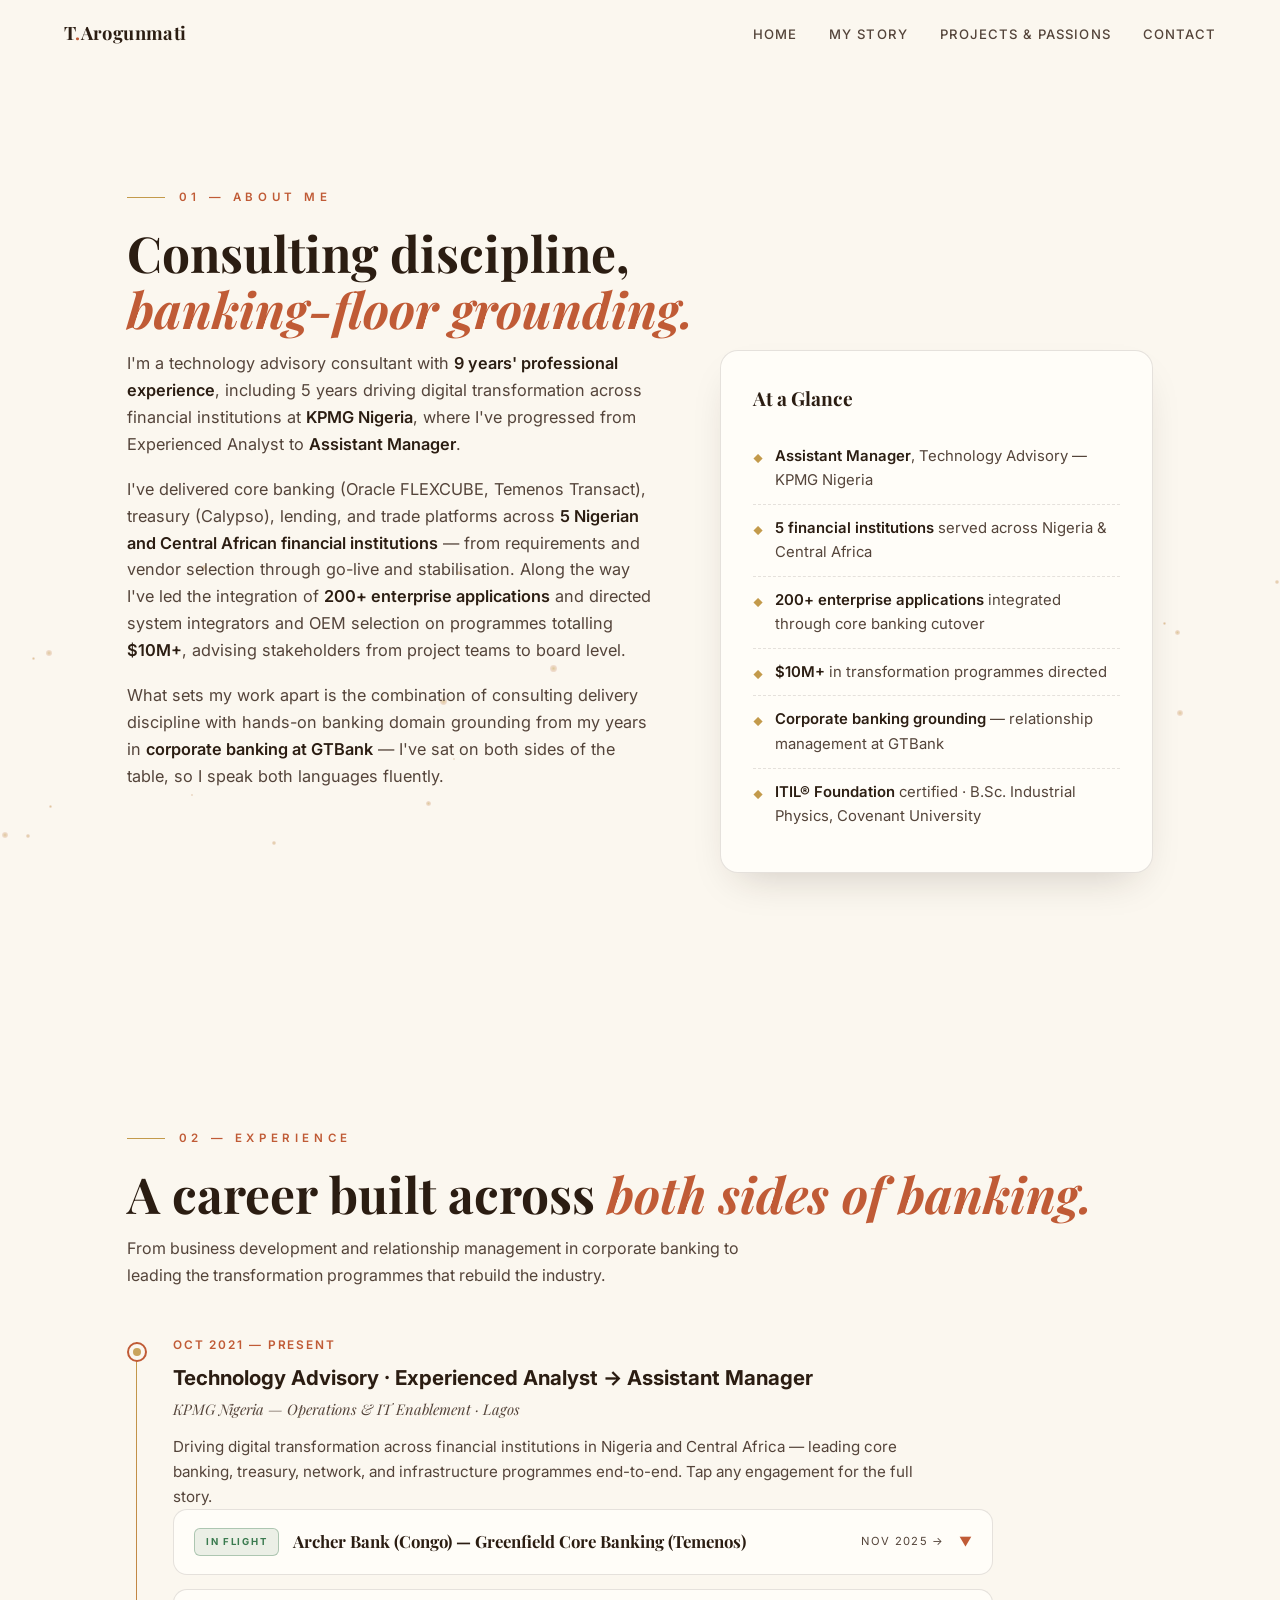
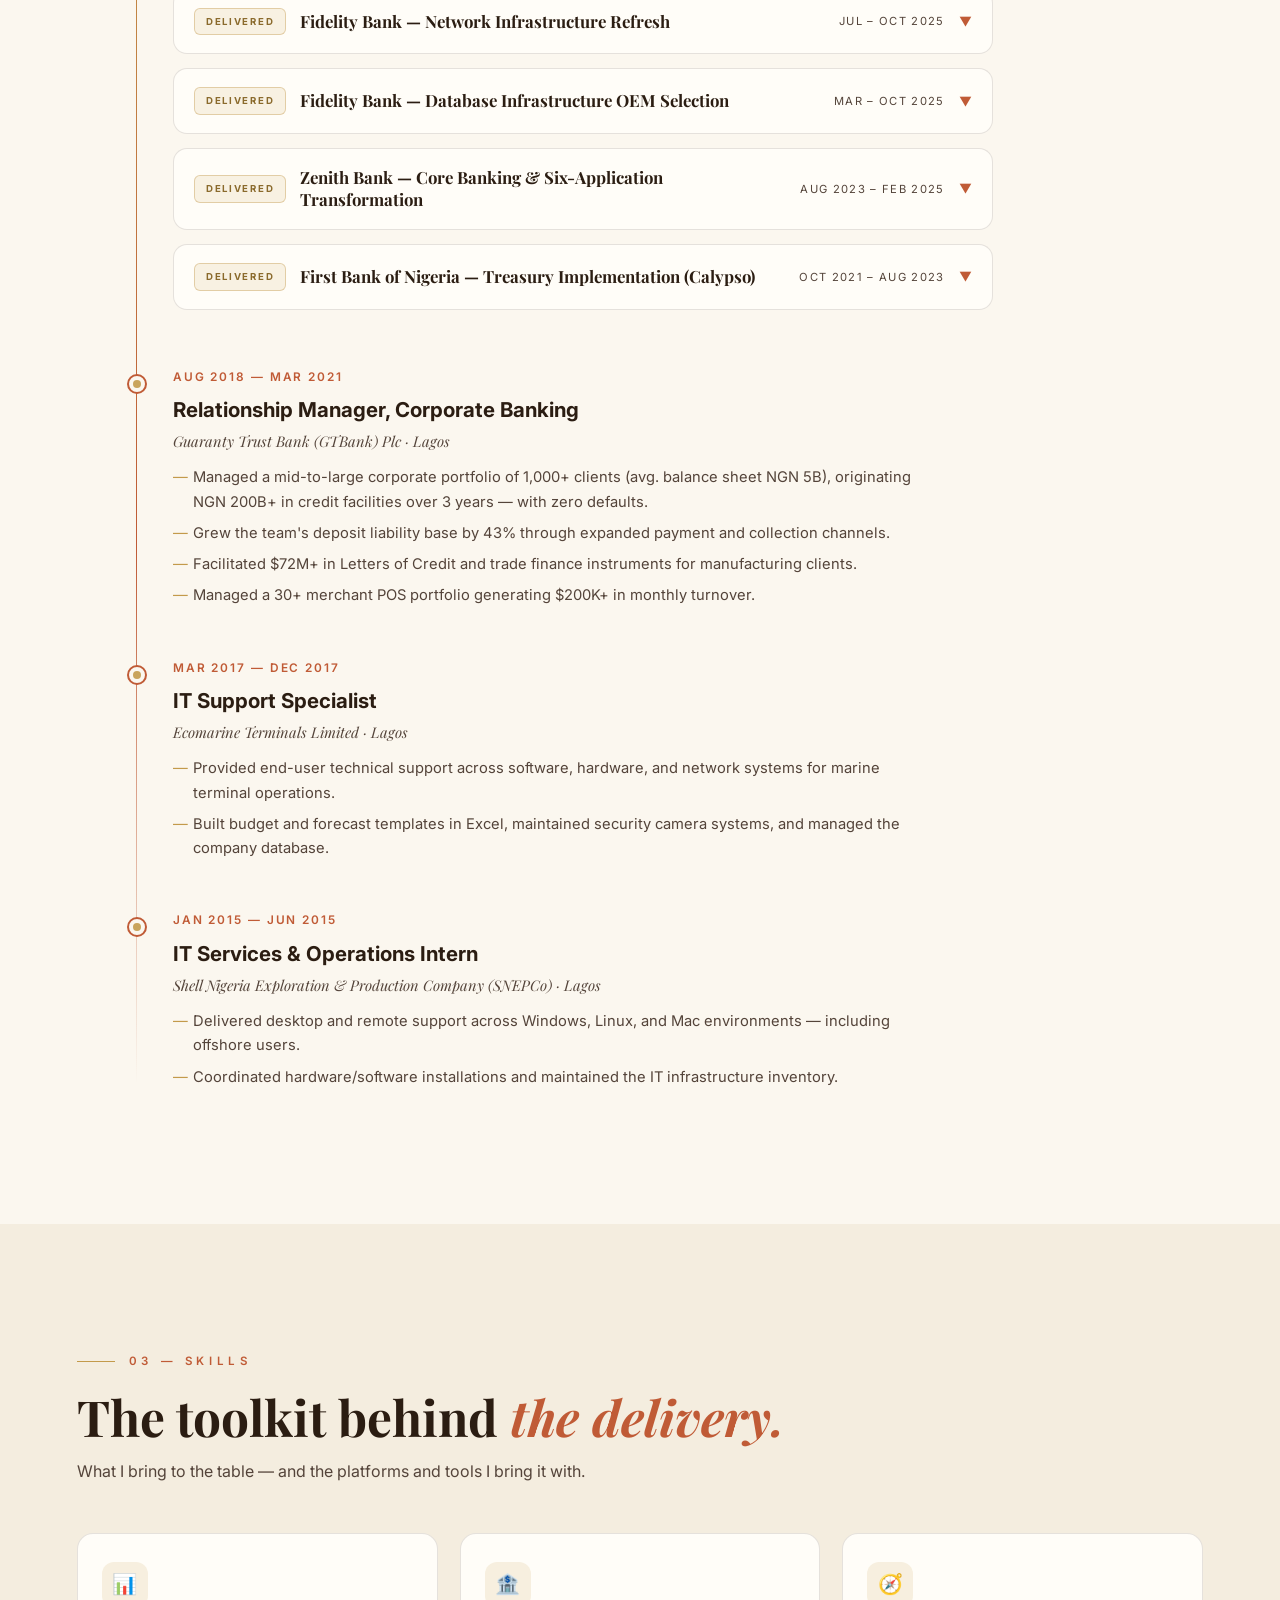
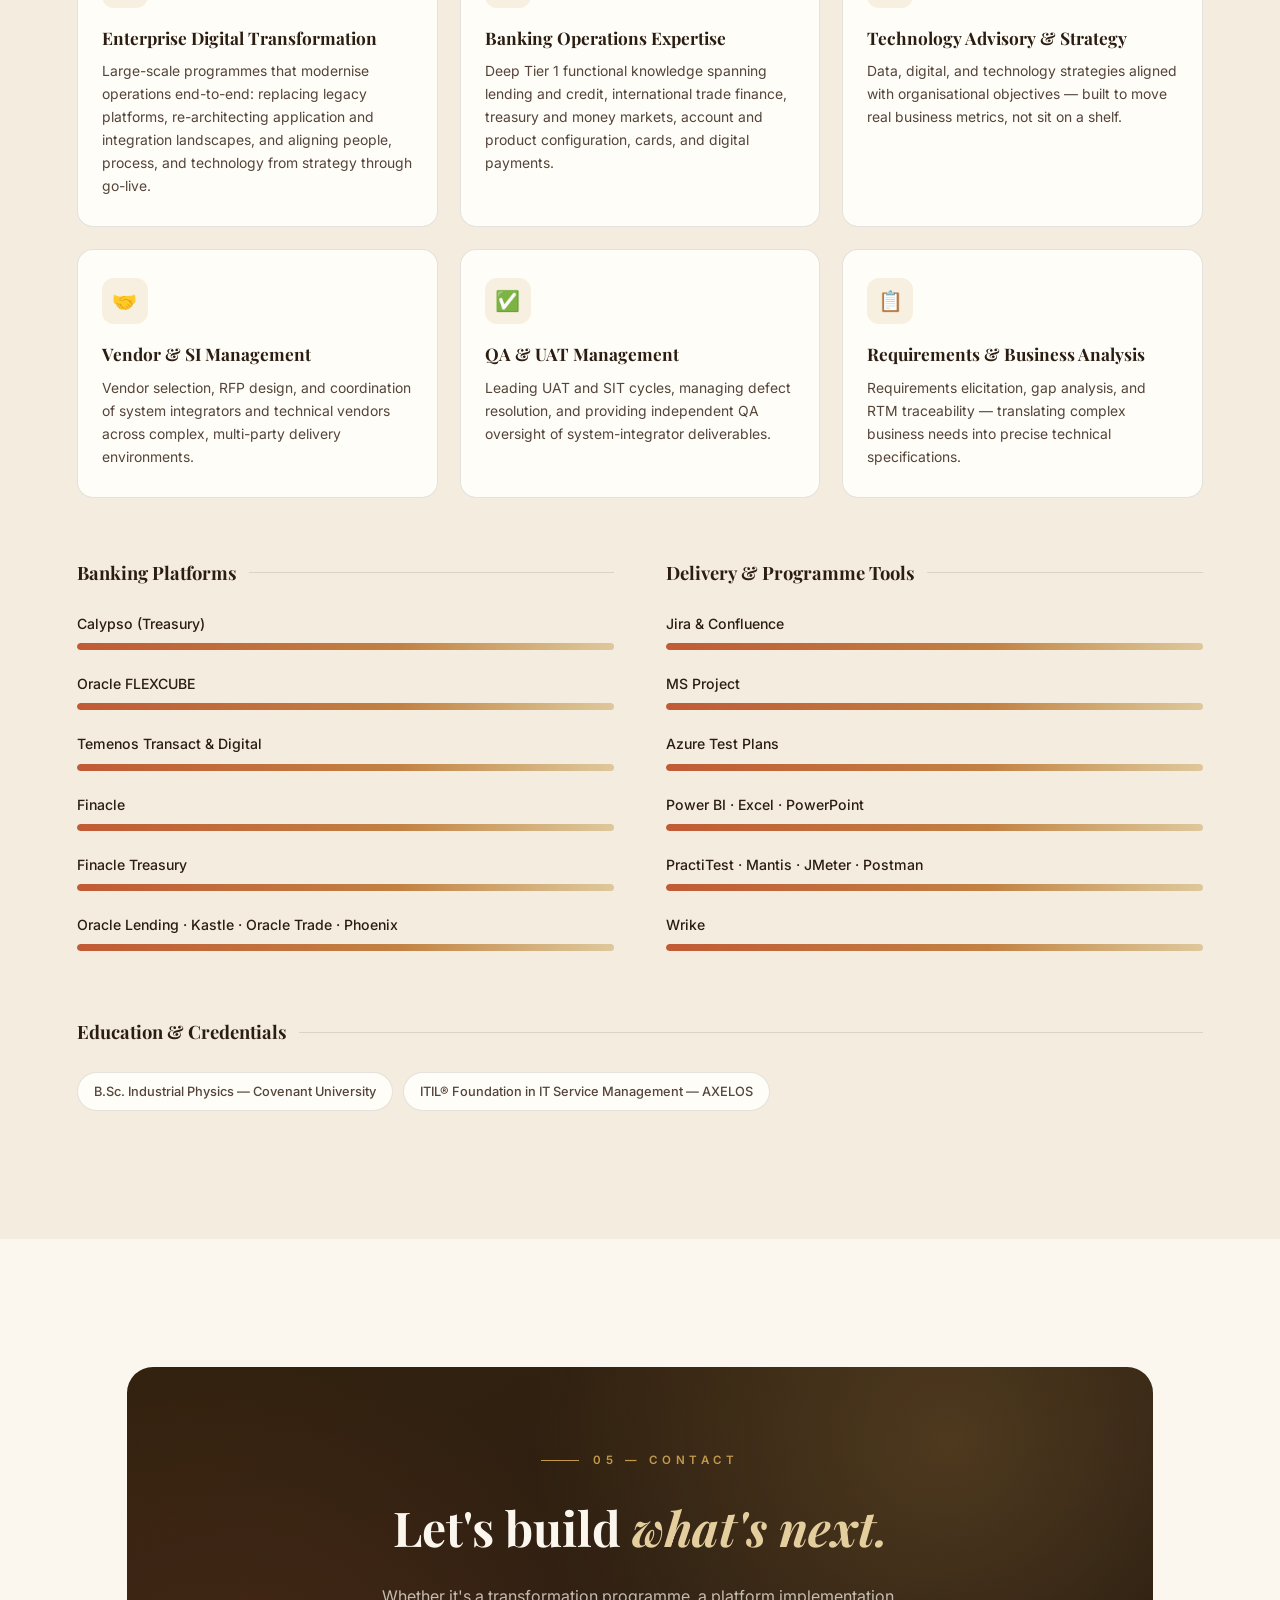
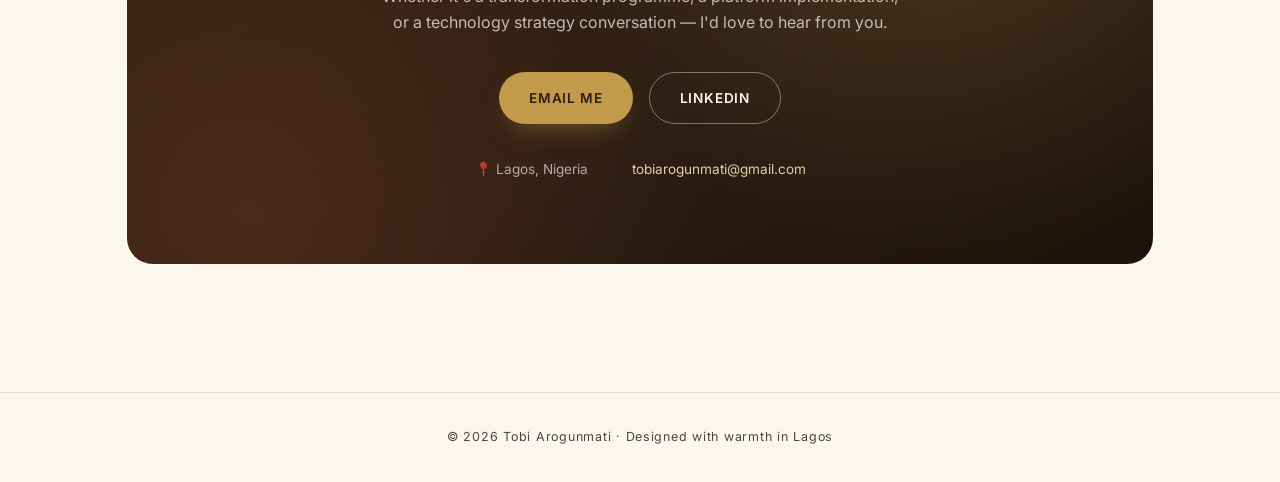
<file: about.html>
<!DOCTYPE html>
<html lang="en">
<head>
<meta charset="UTF-8">
<meta name="viewport" content="width=device-width, initial-scale=1.0">
<meta name="color-scheme" content="only light">
<title>My Story — Tobi Arogunmati</title>
<link rel="preconnect" href="https://fonts.googleapis.com">
<link rel="preconnect" href="https://fonts.gstatic.com" crossorigin>
<link href="https://fonts.googleapis.com/css2?family=Playfair+Display:ital,wght@0,400;0,500;0,600;0,700;0,800;1,400;1,500&family=Inter:wght@300;400;500;600;700&display=swap" rel="stylesheet">
<link rel="stylesheet" href="styles.css">
</head>
<body>
<div id="particles"></div>
<nav id="nav">
  <a href="index.html" class="nav-logo">T<em>.</em>Arogunmati</a>
  <button id="menuBtn" aria-label="Toggle menu"><span></span><span></span><span></span></button>
  <ul class="nav-links" id="navLinks">
    <li><a href="index.html">Home</a></li>
    <li><a href="about.html">My Story</a></li>
    <li><a href="projects.html">Projects &amp; Passions</a></li>
    <li><a href="about.html#contact">Contact</a></li>
  </ul>
</nav>
<main style="padding-top:60px">
<!-- ============ ABOUT ============ -->
<section id="about">
  <div class="eyebrow reveal">01 — About Me</div>
  <h2 class="section-title reveal d1">Consulting discipline,<br><em>banking-floor grounding.</em></h2>
  <div class="about-grid">
    <div class="about-copy">
      <p class="reveal d1">I'm a technology advisory consultant with <strong>9 years' professional experience</strong>, including 5 years driving digital transformation across financial institutions at <strong>KPMG Nigeria</strong>, where I've progressed from Experienced Analyst to <strong>Assistant Manager</strong>.</p>
      <p class="reveal d2">I've delivered core banking (Oracle FLEXCUBE, Temenos Transact), treasury (Calypso), lending, and trade platforms across <strong>5 Nigerian and Central African financial institutions</strong> — from requirements and vendor selection through go-live and stabilisation. Along the way I've led the integration of <strong>200+ enterprise applications</strong> and directed system integrators and OEM selection on programmes totalling <strong>$10M+</strong>, advising stakeholders from project teams to board level.</p>
      <p class="reveal d3">What sets my work apart is the combination of consulting delivery discipline with hands-on banking domain grounding from my years in <strong>corporate banking at GTBank</strong> — I've sat on both sides of the table, so I speak both languages fluently.</p>
    </div>
    <div class="about-card reveal d2">
      <h3>At a Glance</h3>
      <ul>
        <li><span><b>Assistant Manager</b>, Technology Advisory — KPMG Nigeria</span></li>
        <li><span><b>5 financial institutions</b> served across Nigeria &amp; Central Africa</span></li>
        <li><span><b>200+ enterprise applications</b> integrated through core banking cutover</span></li>
        <li><span><b>$10M+</b> in transformation programmes directed</span></li>
        <li><span><b>Corporate banking grounding</b> — relationship management at GTBank</span></li>
        <li><span><b>ITIL® Foundation</b> certified · B.Sc. Industrial Physics, Covenant University</span></li>
      </ul>
    </div>
  </div>
</section>

<!-- ============ EXPERIENCE ============ -->
<section id="experience">
  <div class="eyebrow reveal">02 — Experience</div>
  <h2 class="section-title reveal d1">A career built across <em>both sides of banking.</em></h2>
  <p class="section-sub reveal d2">From business development and relationship management in corporate banking to leading the transformation programmes that rebuild the industry.</p>

  <div class="timeline">
    <div class="tl-item reveal">
      <div class="tl-dot"></div>
      <div class="tl-period">Oct 2021 — Present</div>
      <div class="tl-role">Technology Advisory · Experienced Analyst → Assistant Manager</div>
      <div class="tl-org">KPMG Nigeria — Operations &amp; IT Enablement · Lagos</div>
      <p>Driving digital transformation across financial institutions in Nigeria and Central Africa — leading core banking, treasury, network, and infrastructure programmes end-to-end. Tap any engagement for the full story.</p>

      <details class="eng reveal">
        <summary><span class="badge badge-flight">In Flight</span><span class="eng-title">Archer Bank (Congo) — Greenfield Core Banking (Temenos)</span><span class="eng-date">Nov 2025 →</span><span class="eng-chev">▼</span></summary>
        <div class="eng-body">
          <div class="eng-kicker">Team Lead, Implementation PM &amp; QA · Assistant Manager · 50+ Resources · 3 Organisations · 10-Month Runway</div>
          <ul>
            <li>Leading the functional and integration workstream on a greenfield Temenos Transact &amp; Digital implementation for a new bank building its systems and operations from zero — KPMG as project manager alongside integrator ITSS, while the bank pursues regulatory approvals.</li>
            <li>Coordinating 50+ resources across three organisations (5 KPMG, 15+ integrator, 30+ bank) over a 10-month timeline to first go-live.</li>
            <li>Coordinating requirements-gathering sessions, solution demos, and workshops, and leading review, training, and sign-off on key project documents across workstreams.</li>
            <li>Coordinated development of 3,000+ UAT test cases across 11 modules and 19 priority applications — payments, RTGS, remittances, reconciliation, regulatory reporting, AML, market data, statements, SMS notifications, card clearing, and cheque management — from a total scope of 38 applications.</li>
            <li>Leading integration alignment across infrastructure and interfacing workstreams to drive end-to-end readiness ahead of go-live.</li>
          </ul>
        </div>
      </details>

      <details class="eng reveal">
        <summary><span class="badge badge-done">Delivered</span><span class="eng-title">Fidelity Bank — Network Infrastructure Refresh</span><span class="eng-date">Jul – Oct 2025</span><span class="eng-chev">▼</span></summary>
        <div class="eng-body">
          <div class="eng-kicker">Project Management Lead · Experienced Senior · Tier 1 Bank · Primary + DR Sites</div>
          <ul>
            <li>Led the phase-out and replacement of 10 out-of-warranty, end-of-life leaf and border switches across primary and DR sites — eliminating unsupported hardware and its security vulnerabilities while restoring full vendor support coverage.</li>
            <li>Directed a 4-person KPMG team coordinating 5 Huawei engineers and 10+ Fidelity resources, sequencing cutovers over weekend maintenance windows to minimise impact.</li>
            <li>Completed the 4-month refresh with near-zero operational disruption to core banking network services across both sites.</li>
          </ul>
        </div>
      </details>

      <details class="eng reveal">
        <summary><span class="badge badge-done">Delivered</span><span class="eng-title">Fidelity Bank — Database Infrastructure OEM Selection</span><span class="eng-date">Mar – Oct 2025</span><span class="eng-chev">▼</span></summary>
        <div class="eng-body">
          <div class="eng-kicker">Project Lead, System Selection &amp; RFP · Senior Associate · $3M+ Decision · 3 Global OEMs</div>
          <ul>
            <li>Led the system selection and RFP process for the database infrastructure powering Fidelity's Finacle 11 core banking upgrade — a $3M+ decision evaluating Oracle, Dell, and HP over 3 months.</li>
            <li>Designed and ran a 3-phase evaluation framework: scoring written proposals, vendor presentations, and reference checks (3 references interviewed per OEM) against cost, functionality, and the bank's strategic objectives.</li>
            <li>Delivered the recommendation that informed the bank's award to the selected vendor, directly enabling progression to the full implementation phase.</li>
          </ul>
        </div>
      </details>

      <details class="eng reveal">
        <summary><span class="badge badge-done">Delivered</span><span class="eng-title">Zenith Bank — Core Banking &amp; Six-Application Transformation</span><span class="eng-date">Aug 2023 – Feb 2025</span><span class="eng-chev">▼</span></summary>
        <div class="eng-body">
          <div class="eng-kicker">Integration &amp; Application Workstream Lead · Senior Associate → Experienced Senior · $5M+ Programme · 100+ Resources</div>
          <ul>
            <li>Led the integration and applications workstream on a $5M+ enterprise transformation migrating Zenith Bank from Phoenix to Oracle FLEXCUBE — one of 6 concurrent enterprise platform implementations spanning core banking, treasury, lending, and trade.</li>
            <li>Owned integration and refactoring of the bank's 200+ internal applications, middleware, and services — rebuilding 5 business-critical applications covering payments, workflows, and approvals, and reconnecting legacy database links to the new core.</li>
            <li>Safeguarded continuity for 20M+ customer accounts across 390 branches and all customer channels (USSD, internet banking, mobile banking, payment gateways, third-party integrations) through core banking cutover.</li>
            <li>Delivered concurrent implementation of Oracle Lending, Kastle Lending, Calypso, Oracle Trade, and a new Enterprise Service Bus into the new core environment.</li>
            <li>Directed a 2-person KPMG integration team coordinating 5 development-team PMs alongside DevOps, security, QA, and business analysts, plus 20+ departmental users — and supported training of 200+ bank staff.</li>
            <li>Drove core banking go-live in August 2024, then led defect resolution, stabilisation, and supplementary module delivery through February 2025.</li>
          </ul>
        </div>
      </details>

      <details class="eng reveal">
        <summary><span class="badge badge-done">Delivered</span><span class="eng-title">First Bank of Nigeria — Treasury Implementation (Calypso)</span><span class="eng-date">Oct 2021 – Aug 2023</span><span class="eng-chev">▼</span></summary>
        <div class="eng-body">
          <div class="eng-kicker">Functional &amp; Data Workstream · Experienced Analyst → Associate · ~$2.5B Portfolio Migrated · 22-Month Programme</div>
          <ul>
            <li>Delivered the functional and data workstream of a Calypso treasury implementation for one of Nigeria's largest banks — migrating from Finacle Treasury to Calypso across 10 cross-functional units, with KPMG as project manager and QA lead alongside integrator Seaico.</li>
            <li>Achieved 97% data accuracy migrating a ~$2.5B treasury portfolio (FX trades, money market securities, bonds and treasury bills, borrowings, placements, Eurobonds) by architecting ETL validation protocols and leading resolution of 50+ critical defects across 13,000+ trade records.</li>
            <li>Drove UAT to a 97% pass rate across 500+ test cases — facilitating defect-management sessions, coordinating testing across Treasury, Risk, IT, and Finance, and administering the Azure test tool.</li>
            <li>Stepped up as Calypso SME during vendor-availability gaps, guiding end users and unblocking UAT execution to keep testing on schedule.</li>
            <li>Enabled 100% trader self-sufficiency at go-live via Train-the-Trainer curricula and process-impact assessments for 30+ treasury users across 6 business departments.</li>
            <li>Configured requirements for new products (Precious Metals, Commodity OTC) with zero requirement gaps in the RTM — contributing to a clean go-live with zero rollback.</li>
          </ul>
        </div>
      </details>
    </div>
    <div class="tl-item reveal">
      <div class="tl-dot"></div>
      <div class="tl-period">Aug 2018 — Mar 2021</div>
      <div class="tl-role">Relationship Manager, Corporate Banking</div>
      <div class="tl-org">Guaranty Trust Bank (GTBank) Plc · Lagos</div>
      <ul>
        <li>Managed a mid-to-large corporate portfolio of 1,000+ clients (avg. balance sheet NGN 5B), originating NGN 200B+ in credit facilities over 3 years — with zero defaults.</li>
        <li>Grew the team's deposit liability base by 43% through expanded payment and collection channels.</li>
        <li>Facilitated $72M+ in Letters of Credit and trade finance instruments for manufacturing clients.</li>
        <li>Managed a 30+ merchant POS portfolio generating $200K+ in monthly turnover.</li>
      </ul>
    </div>
    <div class="tl-item reveal">
      <div class="tl-dot"></div>
      <div class="tl-period">Mar 2017 — Dec 2017</div>
      <div class="tl-role">IT Support Specialist</div>
      <div class="tl-org">Ecomarine Terminals Limited · Lagos</div>
      <ul>
        <li>Provided end-user technical support across software, hardware, and network systems for marine terminal operations.</li>
        <li>Built budget and forecast templates in Excel, maintained security camera systems, and managed the company database.</li>
      </ul>
    </div>
    <div class="tl-item reveal">
      <div class="tl-dot"></div>
      <div class="tl-period">Jan 2015 — Jun 2015</div>
      <div class="tl-role">IT Services &amp; Operations Intern</div>
      <div class="tl-org">Shell Nigeria Exploration &amp; Production Company (SNEPCo) · Lagos</div>
      <ul>
        <li>Delivered desktop and remote support across Windows, Linux, and Mac environments — including offshore users.</li>
        <li>Coordinated hardware/software installations and maintained the IT infrastructure inventory.</li>
      </ul>
    </div>
  </div>
</section>

<!-- ============ SKILLS ============ -->
<section id="skills">
  <div class="inner">
    <div class="eyebrow reveal">03 — Skills</div>
    <h2 class="section-title reveal d1">The toolkit behind <em>the delivery.</em></h2>
    <p class="section-sub reveal d2">What I bring to the table — and the platforms and tools I bring it with.</p>
    <div class="comp-grid">
      <div class="comp-card reveal d1"><div class="comp-icon">📊</div><h4>Enterprise Digital Transformation</h4><p>Large-scale programmes that modernise operations end-to-end: replacing legacy platforms, re-architecting application and integration landscapes, and aligning people, process, and technology from strategy through go-live.</p></div>
      <div class="comp-card reveal d2"><div class="comp-icon">🏦</div><h4>Banking Operations Expertise</h4><p>Deep Tier 1 functional knowledge spanning lending and credit, international trade finance, treasury and money markets, account and product configuration, cards, and digital payments.</p></div>
      <div class="comp-card reveal d3"><div class="comp-icon">🧭</div><h4>Technology Advisory &amp; Strategy</h4><p>Data, digital, and technology strategies aligned with organisational objectives — built to move real business metrics, not sit on a shelf.</p></div>
      <div class="comp-card reveal d1"><div class="comp-icon">🤝</div><h4>Vendor &amp; SI Management</h4><p>Vendor selection, RFP design, and coordination of system integrators and technical vendors across complex, multi-party delivery environments.</p></div>
      <div class="comp-card reveal d2"><div class="comp-icon">✅</div><h4>QA &amp; UAT Management</h4><p>Leading UAT and SIT cycles, managing defect resolution, and providing independent QA oversight of system-integrator deliverables.</p></div>
      <div class="comp-card reveal d3"><div class="comp-icon">📋</div><h4>Requirements &amp; Business Analysis</h4><p>Requirements elicitation, gap analysis, and RTM traceability — translating complex business needs into precise technical specifications.</p></div>
    </div>
    <div class="skills-grid">
      <div class="skill-block reveal d1">
        <h3>Banking Platforms</h3>
        <div class="skill"><div class="skill-head"><span>Calypso (Treasury)</span></div><div class="bar"><div class="bar-fill" data-w="100"></div></div></div>
        <div class="skill"><div class="skill-head"><span>Oracle FLEXCUBE</span></div><div class="bar"><div class="bar-fill" data-w="100"></div></div></div>
        <div class="skill"><div class="skill-head"><span>Temenos Transact &amp; Digital</span></div><div class="bar"><div class="bar-fill" data-w="100"></div></div></div>
        <div class="skill"><div class="skill-head"><span>Finacle</span></div><div class="bar"><div class="bar-fill" data-w="100"></div></div></div>
        <div class="skill"><div class="skill-head"><span>Finacle Treasury</span></div><div class="bar"><div class="bar-fill" data-w="100"></div></div></div>
        <div class="skill"><div class="skill-head"><span>Oracle Lending · Kastle · Oracle Trade · Phoenix</span></div><div class="bar"><div class="bar-fill" data-w="100"></div></div></div>
      </div>
      <div class="skill-block reveal d2">
        <h3>Delivery &amp; Programme Tools</h3>
        <div class="skill"><div class="skill-head"><span>Jira &amp; Confluence</span></div><div class="bar"><div class="bar-fill" data-w="100"></div></div></div>
        <div class="skill"><div class="skill-head"><span>MS Project</span></div><div class="bar"><div class="bar-fill" data-w="100"></div></div></div>
        <div class="skill"><div class="skill-head"><span>Azure Test Plans</span></div><div class="bar"><div class="bar-fill" data-w="100"></div></div></div>
        <div class="skill"><div class="skill-head"><span>Power BI · Excel · PowerPoint</span></div><div class="bar"><div class="bar-fill" data-w="100"></div></div></div>
        <div class="skill"><div class="skill-head"><span>PractiTest · Mantis · JMeter · Postman</span></div><div class="bar"><div class="bar-fill" data-w="100"></div></div></div>
        <div class="skill"><div class="skill-head"><span>Wrike</span></div><div class="bar"><div class="bar-fill" data-w="100"></div></div></div>
      </div>
    </div>
    <div class="skill-block reveal d3" style="margin-top:44px">
      <h3>Education &amp; Credentials</h3>
      <div class="chip-row">
        <span class="chip">B.Sc. Industrial Physics — Covenant University</span>
        <span class="chip">ITIL® Foundation in IT Service Management — AXELOS</span>
      </div>
    </div>
  </div>
</section>

<!-- ============ CONTACT ============ -->
<section id="contact">
  <div class="contact-card reveal">
    <div class="eyebrow">05 — Contact</div>
    <h2>Let's build <em>what's next.</em></h2>
    <p>Whether it's a transformation programme, a platform implementation, or a technology strategy conversation — I'd love to hear from you.</p>
    <div class="contact-links">
      <a href="mailto:tobiarogunmati@gmail.com" class="btn btn-primary">Email Me</a>
      <a href="https://www.linkedin.com/in/tobi-arogunmati-3181a5b8/" target="_blank" rel="noopener" class="btn btn-ghost">LinkedIn</a>
    </div>
    <div class="contact-meta">
      <span>📍 Lagos, Nigeria</span>
      <a href="mailto:tobiarogunmati@gmail.com">tobiarogunmati@gmail.com</a>
    </div>
  </div>
</section>

</main>
<footer>© 2026 Tobi Arogunmati · Designed with warmth in Lagos</footer>
<script src="main.js"></script>
</body>
</html>
</file>
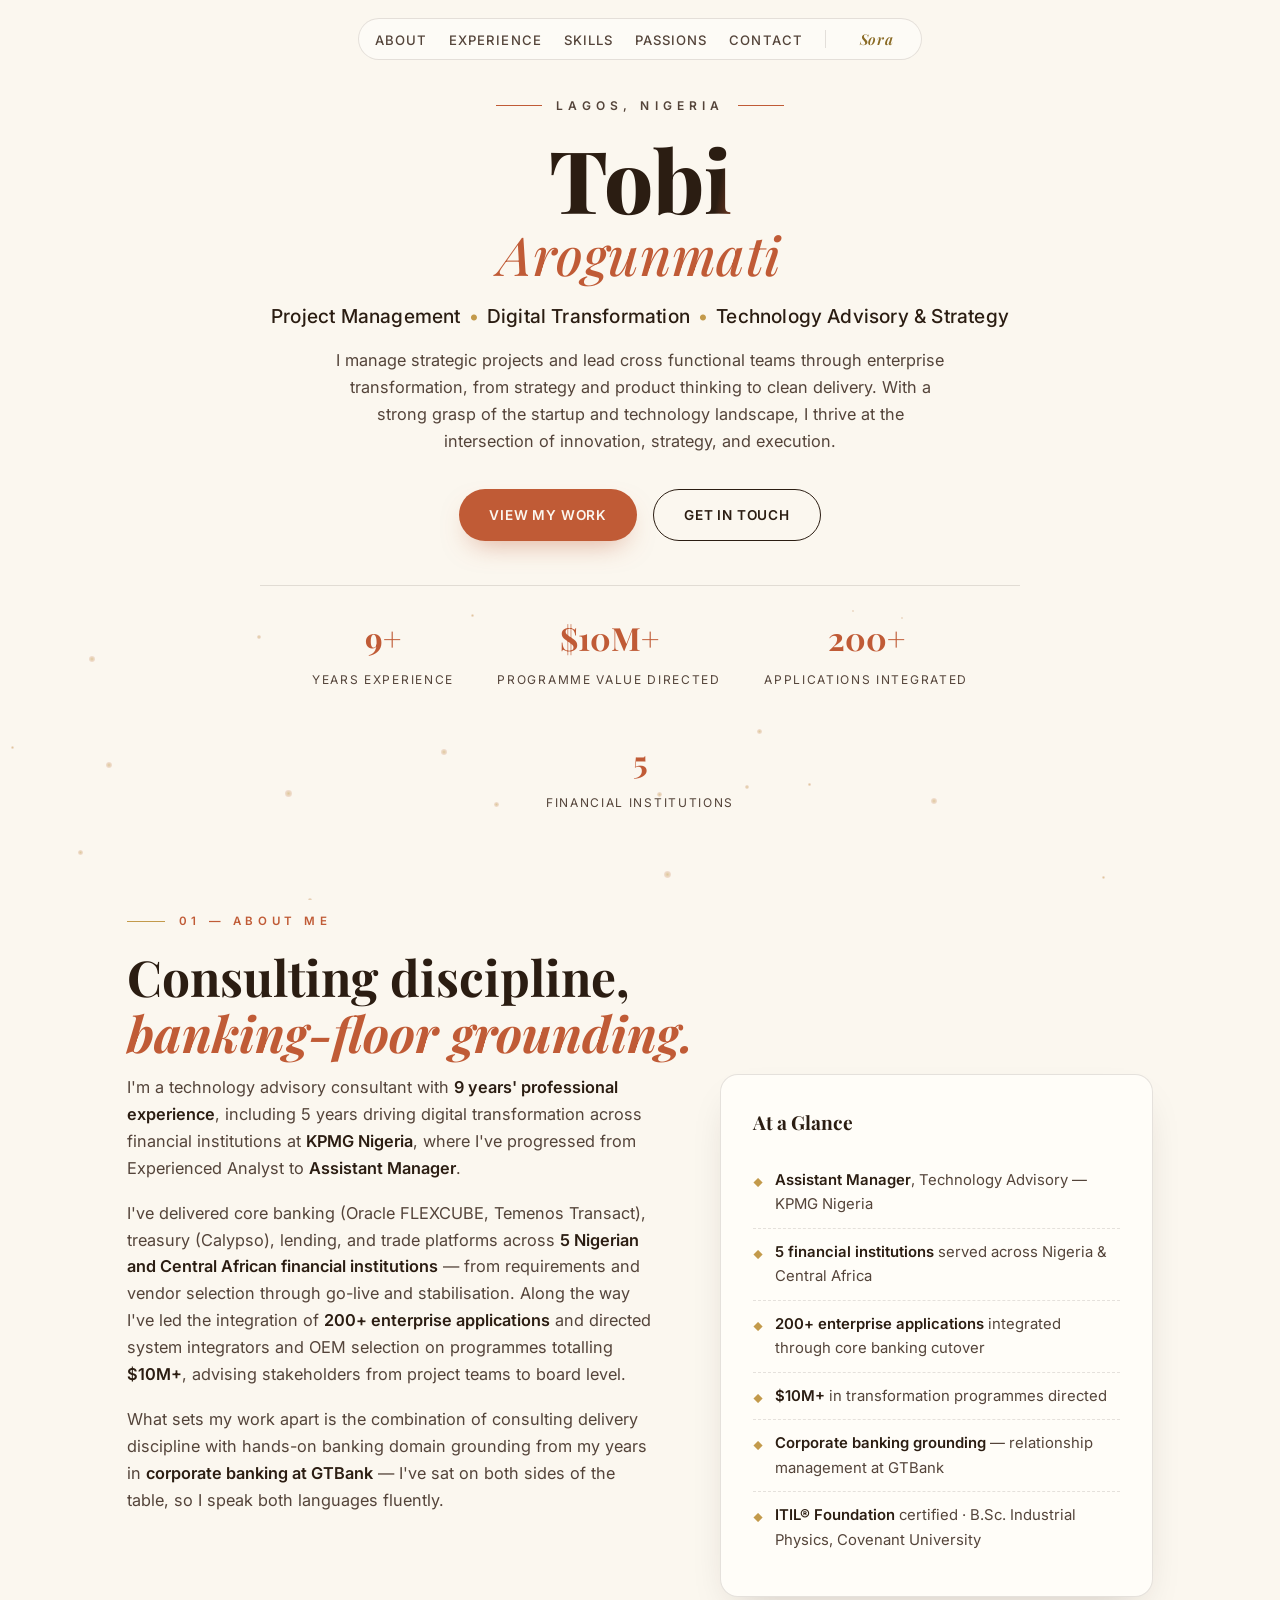
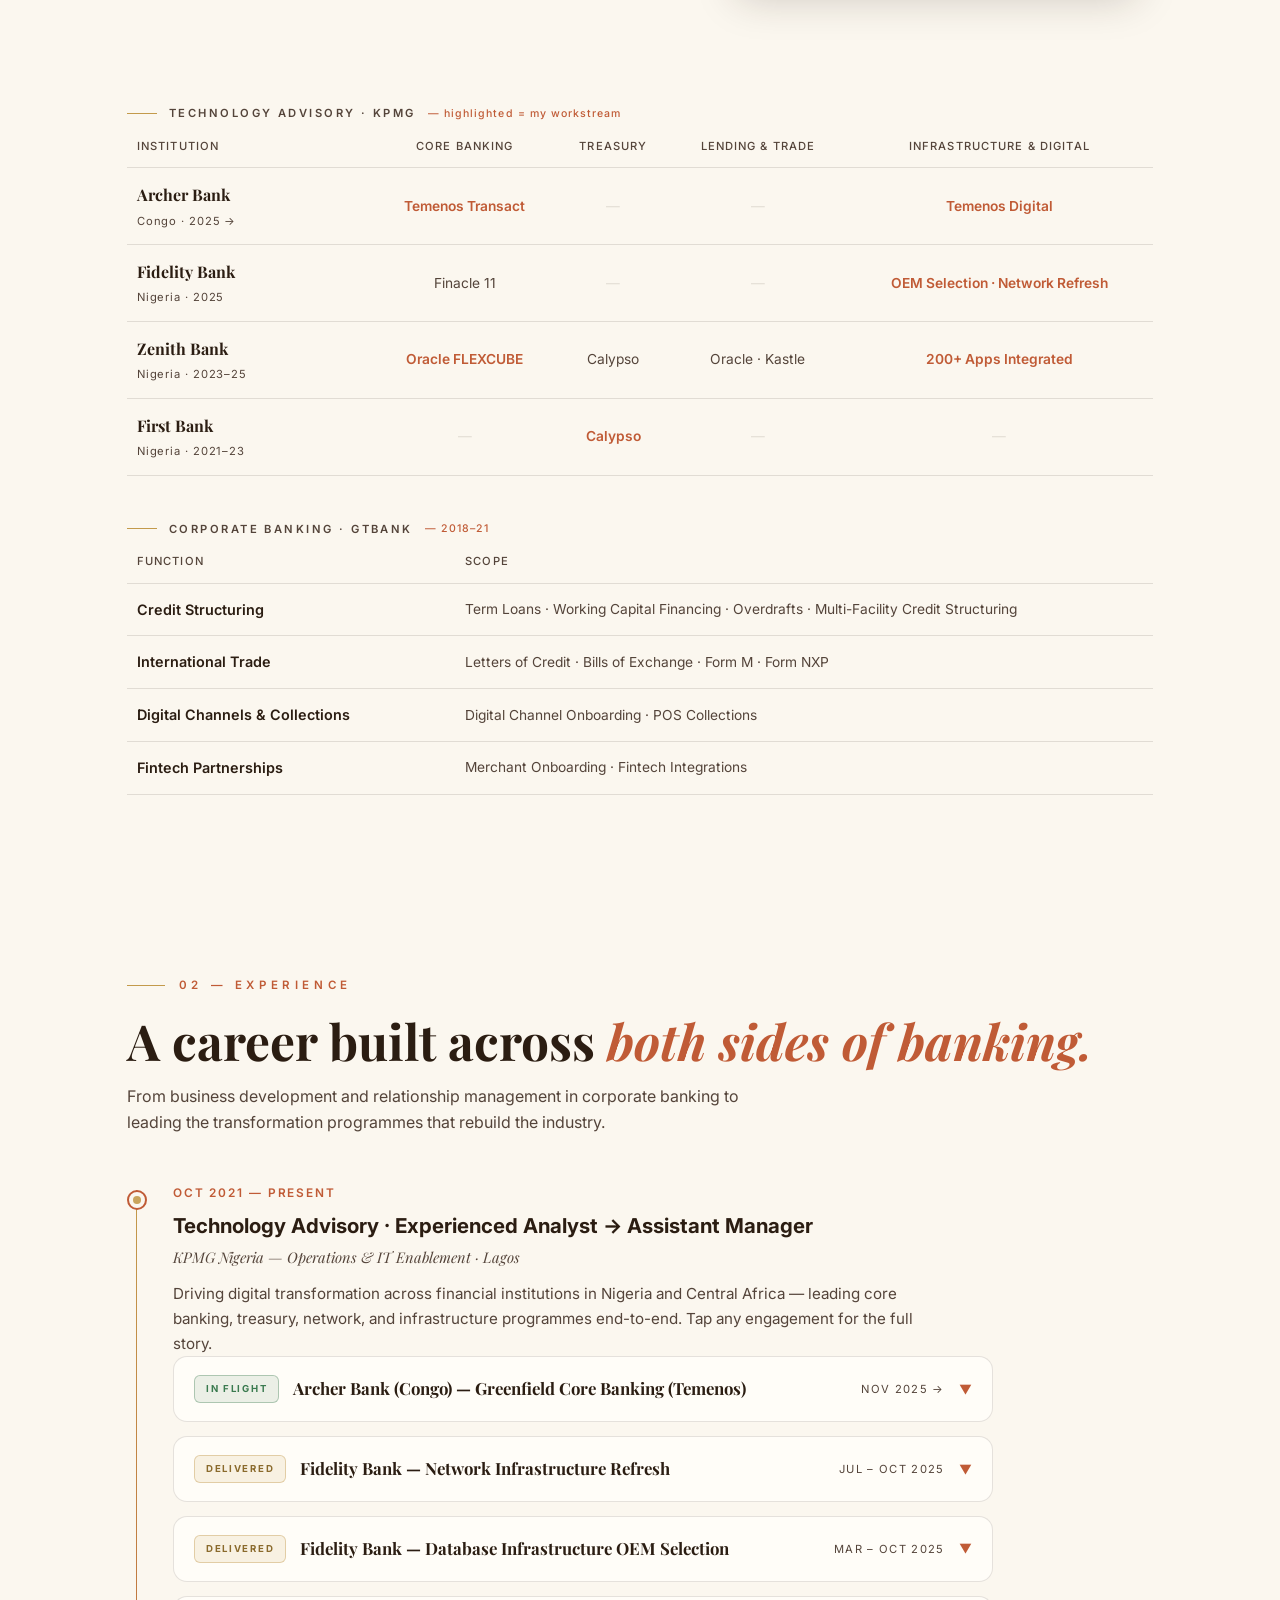
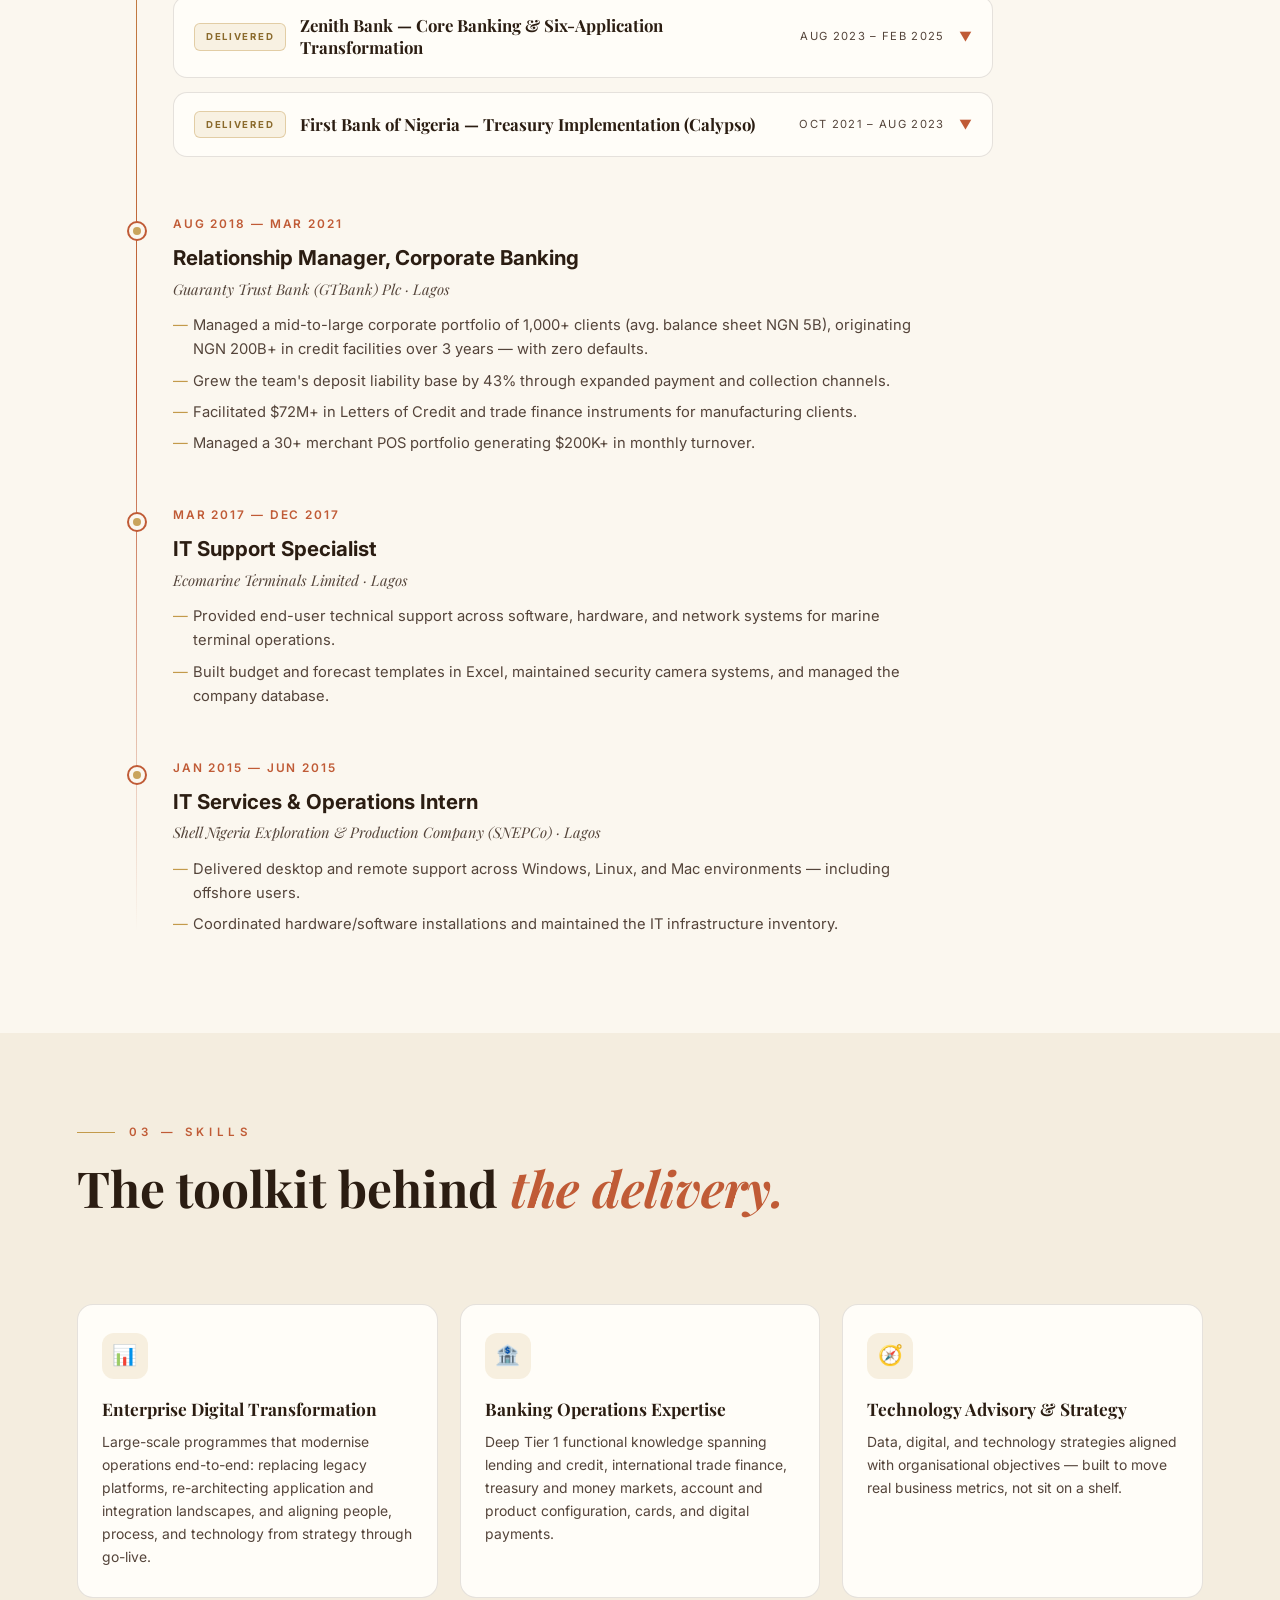
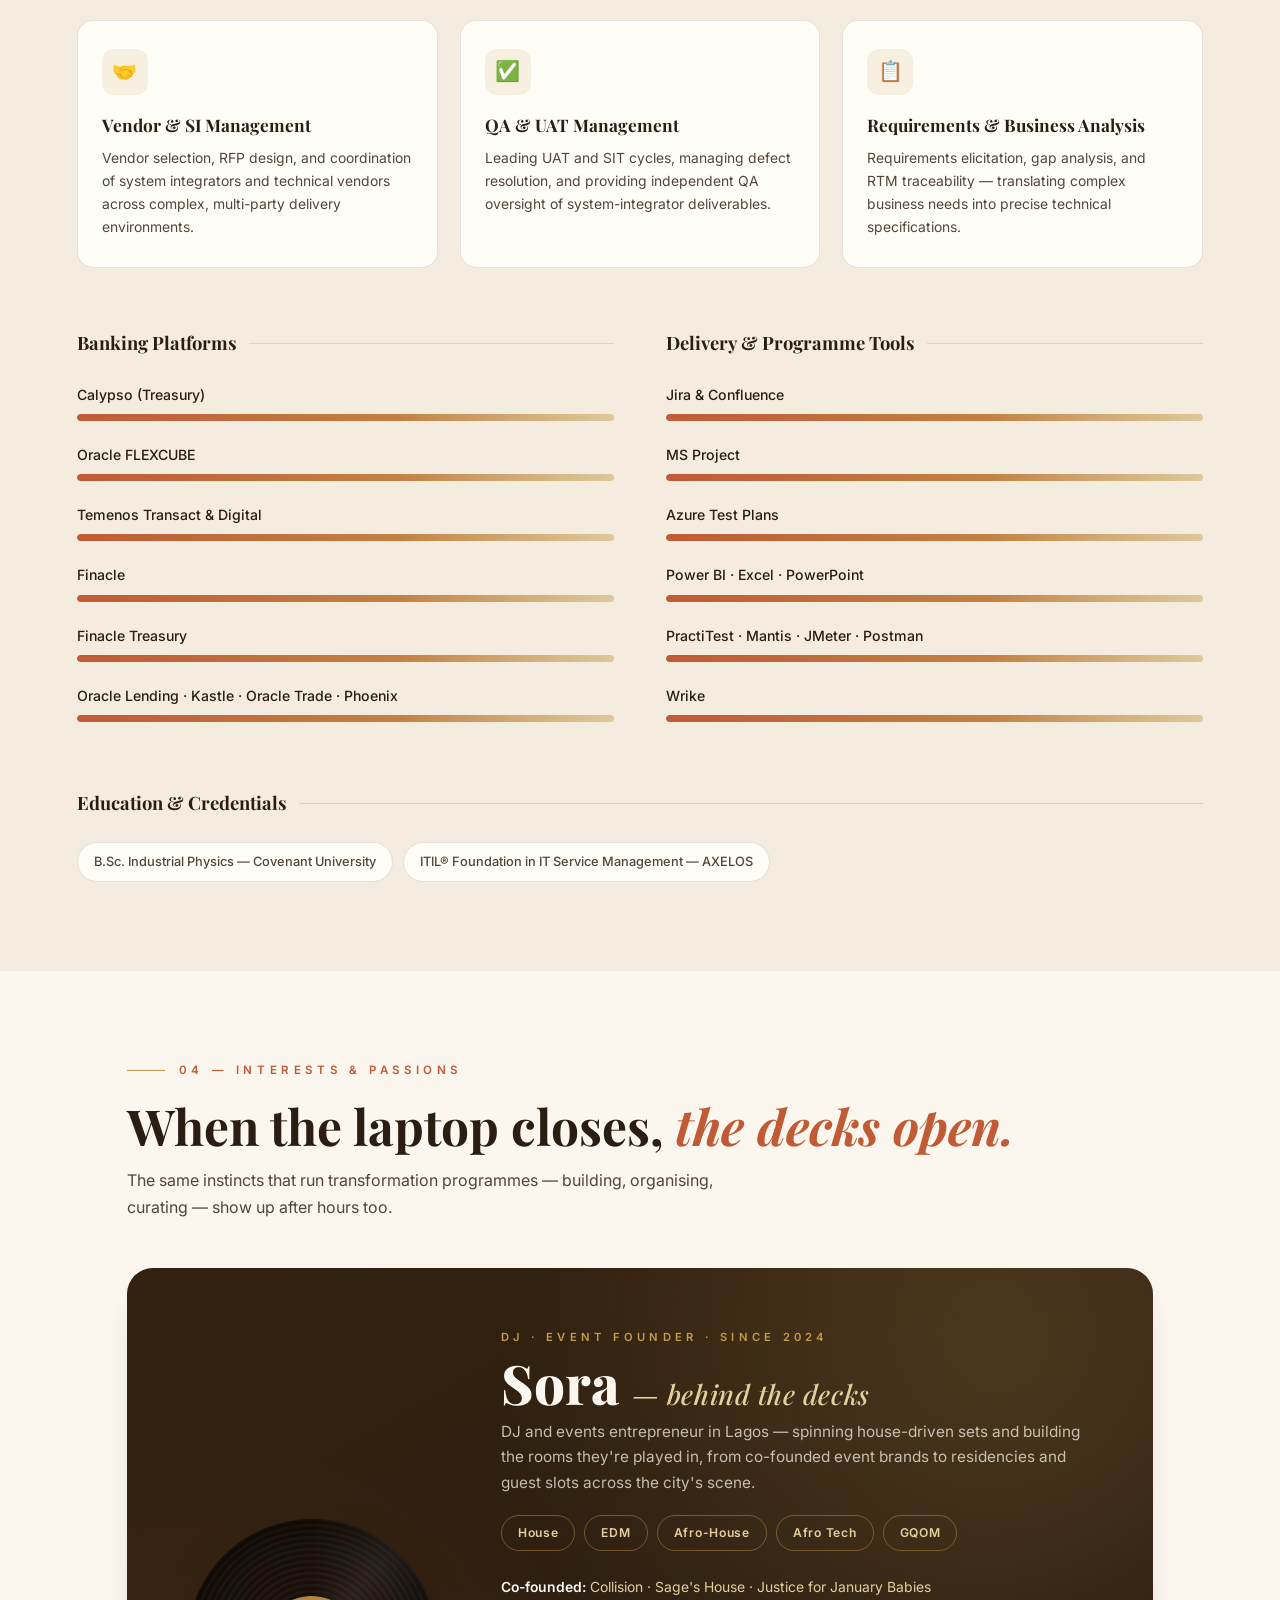
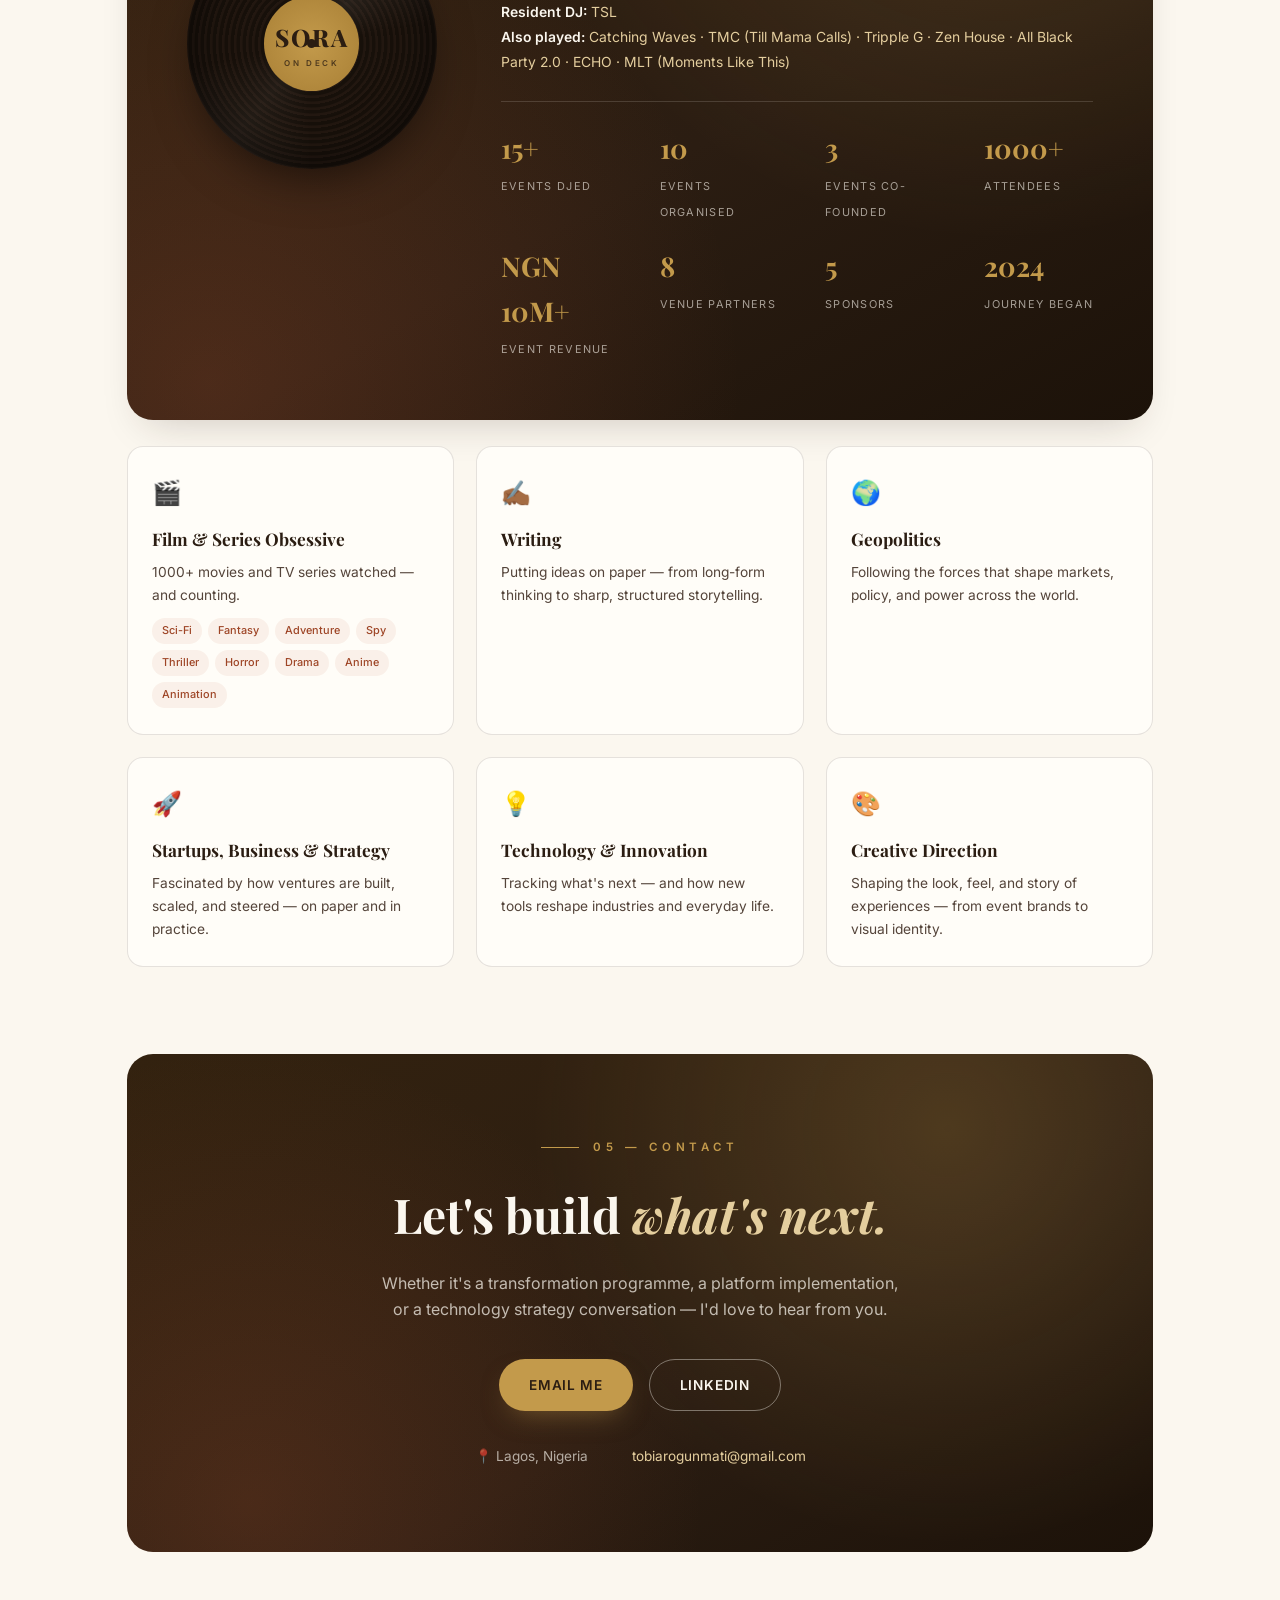
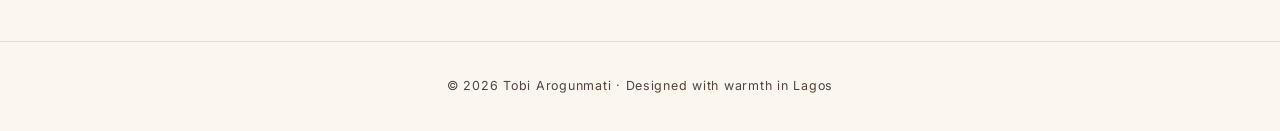
<file: oluwatobi-arogunmati-portfolio_v12.html>
<!DOCTYPE html>
<html lang="en">
<head>
<meta charset="UTF-8">
<meta name="viewport" content="width=device-width, initial-scale=1.0">
<meta name="color-scheme" content="only light">
<title>Tobi Arogunmati — Technology Advisory & Digital Transformation</title>
<link rel="preconnect" href="https://fonts.googleapis.com">
<link rel="preconnect" href="https://fonts.gstatic.com" crossorigin>
<link href="https://fonts.googleapis.com/css2?family=Playfair+Display:ital,wght@0,400;0,500;0,600;0,700;0,800;1,400;1,500&family=Inter:wght@300;400;500;600;700&display=swap" rel="stylesheet">
<style>
html{color-scheme:only light}
:root{
  color-scheme:only light;
  --cream:#FBF7EF;
  --cream-2:#F4EDDF;
  --ink:#2B1D12;
  --ink-soft:#54443A;
  --terracotta:#C05B36;
  --terracotta-deep:#9E4526;
  --gold:#C39A4B;
  --gold-soft:#E4CE9E;
  --gold-deep:#8a6a24;
  --card:#FFFDF8;
  --line:rgba(43,29,18,.12);
  --shadow:0 18px 40px -18px rgba(43,29,18,.22);
}
*{margin:0;padding:0;box-sizing:border-box}
html{scroll-behavior:smooth}
body{
  font-family:'Inter',sans-serif;
  background:var(--cream);
  color:var(--ink);
  line-height:1.65;
  overflow-x:hidden;
  -webkit-font-smoothing:antialiased;
}
::selection{background:var(--gold-soft);color:var(--ink)}
h1,h2,h3,.serif{font-family:'Playfair Display',serif}

/* ============ LOADING SCREEN ============ */
#loader{
  position:fixed;inset:0;z-index:1000;
  background:var(--cream);
  display:flex;flex-direction:column;align-items:center;justify-content:center;gap:22px;
  transition:opacity .8s ease,visibility .8s ease;
}
#loader.hidden{opacity:0;visibility:hidden}
.loader-mark{
  width:84px;height:84px;border-radius:50%;
  border:1px solid var(--gold);
  display:flex;align-items:center;justify-content:center;
  font-family:'Playfair Display',serif;font-size:1.6rem;font-weight:600;color:var(--terracotta);
  animation:loaderPulse 1.6s ease-in-out infinite;
  position:relative;
}
.loader-mark::after{
  content:'';position:absolute;inset:-10px;border-radius:50%;
  border:1px solid rgba(195,154,75,.35);
  animation:ringGrow 1.6s ease-out infinite;
}
@keyframes loaderPulse{0%,100%{transform:scale(1)}50%{transform:scale(1.05)}}
@keyframes ringGrow{0%{transform:scale(.85);opacity:1}100%{transform:scale(1.3);opacity:0}}
.loader-text{
  font-size:.72rem;letter-spacing:.42em;text-transform:uppercase;color:var(--ink-soft);
  animation:loaderFade 1.6s ease-in-out infinite;
}
@keyframes loaderFade{0%,100%{opacity:.35}50%{opacity:1}}

/* ============ PARTICLES ============ */
#particles{position:fixed;inset:0;pointer-events:none;z-index:0;overflow:hidden}
.particle{
  position:absolute;border-radius:50%;
  background:radial-gradient(circle,rgba(195,154,75,.5),rgba(192,91,54,.15) 70%,transparent);
  animation:floatUp linear infinite;
  will-change:transform,opacity;
}
@keyframes floatUp{
  0%{transform:translateY(0) translateX(0);opacity:0}
  12%{opacity:var(--po,.5)}
  88%{opacity:var(--po,.5)}
  100%{transform:translateY(-110vh) translateX(var(--drift,20px));opacity:0}
}

/* ============ NAV ============ */
nav{
  position:fixed;top:0;left:0;right:0;z-index:100;
  display:flex;align-items:center;justify-content:center;
  padding:18px clamp(20px,5vw,64px);
  background:rgba(251,247,239,.85);
  backdrop-filter:blur(14px);-webkit-backdrop-filter:blur(14px);
  border-bottom:1px solid transparent;
  transition:border-color .4s ease,box-shadow .4s ease;
}
nav.scrolled{border-bottom-color:var(--line);box-shadow:0 6px 24px -18px rgba(43,29,18,.3)}
.nav-links{
  display:flex;align-items:center;gap:clamp(10px,2vw,22px);list-style:none;
  background:rgba(255,253,248,.72);
  border:1px solid var(--line);
  border-radius:999px;
  padding:7px clamp(10px,1.6vw,16px);
}
.nav-sora-sep{width:1px;height:18px;background:var(--line);flex:none}
.nav-links li.nav-sora a{
  color:var(--gold-deep,#8a6a24);
  font-family:'Playfair Display',serif;
  font-style:italic;font-weight:600;
  text-transform:none;letter-spacing:.04em;font-size:.92rem;
  padding:4px 12px;border-radius:999px;
  transition:background .3s ease,color .3s ease;
}
.nav-links li.nav-sora a::after{display:none}
.nav-links li.nav-sora a:hover{background:var(--ink);color:var(--gold-soft)}
.nav-links a{
  text-decoration:none;color:var(--ink-soft);font-size:.82rem;font-weight:500;
  letter-spacing:.08em;text-transform:uppercase;position:relative;padding:4px 0;
  transition:color .3s ease;
}
.nav-links a::after{
  content:'';position:absolute;left:0;bottom:0;width:0;height:1.5px;
  background:var(--terracotta);transition:width .35s ease;
}
.nav-links a:hover{color:var(--terracotta)}
.nav-links a:hover::after{width:100%}
#menuBtn{display:none;background:none;border:none;cursor:pointer;padding:6px}
#menuBtn span{display:block;width:24px;height:2px;background:var(--ink);margin:5px 0;transition:.3s ease;border-radius:2px}
#menuBtn.open span:nth-child(1){transform:translateY(7px) rotate(45deg)}
#menuBtn.open span:nth-child(2){opacity:0}
#menuBtn.open span:nth-child(3){transform:translateY(-7px) rotate(-45deg)}

/* ============ LAYOUT ============ */
main{position:relative;z-index:1}
section{padding:clamp(56px,7vw,92px) clamp(20px,6vw,80px);max-width:1180px;margin:0 auto}
#about{padding-top:clamp(24px,3.5vw,42px)}
#contact{padding-top:clamp(28px,4vw,48px)}
#passions{padding-bottom:clamp(24px,3vw,40px)}
.eyebrow{
  font-size:.72rem;font-weight:600;letter-spacing:.4em;text-transform:uppercase;
  color:var(--terracotta);display:flex;align-items:center;gap:14px;margin-bottom:18px;
}
.eyebrow::before{content:'';width:38px;height:1px;background:var(--gold)}
.section-title{font-size:clamp(2rem,4.4vw,3.1rem);font-weight:700;line-height:1.12;margin-bottom:14px}
.section-title em{font-style:italic;color:var(--terracotta)}
.section-sub{color:var(--ink-soft);max-width:640px;font-size:1rem;margin-bottom:48px}

/* scroll reveal */
.reveal{opacity:0;transform:translateY(36px);transition:opacity .9s cubic-bezier(.22,.61,.36,1),transform .9s cubic-bezier(.22,.61,.36,1)}
.reveal.visible{opacity:1;transform:translateY(0)}
.reveal.d1{transition-delay:.1s}.reveal.d2{transition-delay:.2s}.reveal.d3{transition-delay:.3s}.reveal.d4{transition-delay:.4s}

/* ============ HERO ============ */
#hero{
  min-height:88vh;display:flex;align-items:center;
  padding-top:96px;padding-bottom:56px;position:relative;
}
.hero-grid{
  display:block;width:100%;max-width:760px;margin:0 auto;
  text-align:center;position:relative;z-index:1;
}
.hero-kicker{
  font-size:.75rem;font-weight:600;letter-spacing:.42em;text-transform:uppercase;color:var(--ink-soft);
  margin-bottom:18px;display:flex;align-items:center;justify-content:center;gap:14px;
}
.hero-kicker::before,.hero-kicker::after{content:'';width:46px;height:1px;background:var(--terracotta)}
.hero-name{
  font-size:clamp(2.9rem,7.4vw,5.4rem);font-weight:800;line-height:1.04;
  margin-bottom:8px;position:relative;
}
.hero-name .shimmer{
  background:linear-gradient(100deg,
    var(--ink) 0%, var(--ink) 38%,
    var(--terracotta) 46%, var(--gold) 52%, var(--terracotta) 58%,
    var(--ink) 66%, var(--ink) 100%);
  background-size:250% 100%;
  -webkit-background-clip:text;background-clip:text;
  -webkit-text-fill-color:transparent;color:transparent;
  animation:shimmerSweep 5.5s ease-in-out infinite;
}
@keyframes shimmerSweep{
  0%{background-position:118% 0}
  55%{background-position:-40% 0}
  100%{background-position:-40% 0}
}
.hero-name .lastname{display:block;font-style:italic;font-weight:500;color:var(--terracotta);font-size:.62em;letter-spacing:.01em;margin-top:2px}
.hero-title{
  font-size:clamp(1rem,1.8vw,1.2rem);font-weight:500;color:var(--ink);
  margin:20px 0 14px;letter-spacing:.01em;
}
.hero-title .dot{color:var(--gold);margin:0 8px}
.hero-line{color:var(--ink-soft);max-width:620px;margin:0 auto 34px;font-size:1.02rem}
.hero-cta{display:flex;justify-content:center;gap:16px;flex-wrap:wrap}
.btn{
  display:inline-flex;align-items:center;gap:10px;
  padding:14px 30px;border-radius:999px;font-size:.85rem;font-weight:600;
  letter-spacing:.06em;text-transform:uppercase;text-decoration:none;
  transition:transform .3s ease,box-shadow .3s ease,background .3s ease,color .3s ease;
}
.btn-primary{background:var(--terracotta);color:var(--cream);box-shadow:0 12px 28px -12px rgba(192,91,54,.55)}
.btn-primary:hover{background:var(--terracotta-deep);transform:translateY(-2px);box-shadow:0 18px 34px -12px rgba(192,91,54,.6)}
.btn-ghost{border:1px solid var(--ink);color:var(--ink)}
.btn-ghost:hover{background:var(--ink);color:var(--cream);transform:translateY(-2px)}

.hero-stats{
  display:flex;justify-content:center;gap:clamp(20px,3.4vw,44px);margin-top:44px;flex-wrap:wrap;
  border-top:1px solid var(--line);padding-top:26px;
}
.stat b{font-family:'Playfair Display',serif;font-size:clamp(1.5rem,2.6vw,2rem);font-weight:700;color:var(--terracotta);display:block}
.stat span{font-size:.75rem;letter-spacing:.14em;text-transform:uppercase;color:var(--ink-soft)}

/* ============ DELIVERY FOOTPRINT ============ */
#footprint{padding-top:clamp(8px,1.5vw,18px);padding-bottom:clamp(28px,4vw,48px)}
.fp-label{
  font-size:.7rem;font-weight:600;letter-spacing:.22em;text-transform:uppercase;
  color:var(--ink-soft);margin-bottom:14px;display:flex;align-items:center;gap:12px;flex-wrap:wrap;
}
.fp-label::before{content:'';width:30px;height:1px;background:var(--gold);flex:none}
.fp-key{font-size:.66rem;letter-spacing:.1em;color:var(--terracotta);text-transform:none;font-weight:500}
.fp-wrap{overflow-x:auto;-webkit-overflow-scrolling:touch;margin-bottom:44px}
.fp-table{width:100%;border-collapse:collapse;font-size:.86rem;min-width:640px}
.fp-table th{
  text-align:center;font-weight:500;font-size:.7rem;letter-spacing:.1em;text-transform:uppercase;
  color:var(--ink-soft);padding:0 10px 12px;
}
.fp-table th:first-child{text-align:left;width:24%}
.fp-table td{padding:14px 10px;text-align:center;color:var(--ink-soft);border-top:1px solid var(--line)}
.fp-table tbody tr:last-child td{border-bottom:1px solid var(--line)}
.fp-inst{
  text-align:left !important;font-family:'Playfair Display',serif;font-weight:700;
  font-size:1rem;color:var(--ink) !important;
}
.fp-inst span{display:block;font-family:'Inter',sans-serif;font-weight:400;font-size:.7rem;letter-spacing:.08em;color:var(--ink-soft);margin-top:3px}
.fp-lead{color:var(--terracotta) !important;font-weight:600}
.fp-none{color:var(--line) !important}
.fp-table.fp-gt th:first-child{width:32%}
.fp-table.fp-gt td{text-align:left}
.fp-fn{font-weight:600;color:var(--ink) !important;font-size:.9rem}
@media (max-width:760px){
  .fp-table{font-size:.8rem}
}

#about .about-grid{display:grid;grid-template-columns:1.1fr .9fr;gap:clamp(32px,5vw,72px)}
.about-copy p{color:var(--ink-soft);margin-bottom:18px;font-size:1.02rem}
.about-copy p strong{color:var(--ink);font-weight:600}
.about-card{
  background:var(--card);border:1px solid var(--line);border-radius:18px;
  padding:32px;box-shadow:var(--shadow);align-self:start;
}
.about-card h3{font-size:1.2rem;margin-bottom:18px}
.about-card ul{list-style:none}
.about-card li{
  display:flex;gap:12px;align-items:flex-start;padding:11px 0;
  border-bottom:1px dashed var(--line);font-size:.93rem;color:var(--ink-soft);
}
.about-card li:last-child{border-bottom:none}
.about-card li::before{content:'◆';color:var(--gold);font-size:.6rem;margin-top:7px;flex-shrink:0}
.about-card li b{color:var(--ink);font-weight:600}

/* ============ SKILLS ============ */
#skills{background:var(--cream-2);max-width:none}
#skills .inner{max-width:1180px;margin:0 auto}
.skills-grid{display:grid;grid-template-columns:1fr 1fr;gap:clamp(28px,4vw,64px)}
.skill-block h3{font-size:1.15rem;margin-bottom:24px;display:flex;align-items:center;gap:12px}
.skill-block h3::after{content:'';flex:1;height:1px;background:var(--line)}
.skill{margin-bottom:22px}
.skill-head{display:flex;justify-content:space-between;font-size:.88rem;font-weight:500;margin-bottom:8px}
.bar{height:7px;background:rgba(43,29,18,.08);border-radius:99px;overflow:hidden}
.bar-fill{
  height:100%;width:0;border-radius:99px;
  background:linear-gradient(90deg,var(--terracotta),var(--gold));
  transition:width 1.4s cubic-bezier(.22,.61,.36,1);
  position:relative;
}
.bar-fill::after{
  content:'';position:absolute;inset:0;
  background:linear-gradient(100deg,transparent 30%,rgba(255,255,255,.45) 50%,transparent 70%);
  background-size:200% 100%;
  animation:barShine 2.6s ease-in-out infinite;
}
@keyframes barShine{0%{background-position:180% 0}100%{background-position:-80% 0}}
.chip-row{display:flex;flex-wrap:wrap;gap:10px;margin-top:8px}
.chip{
  padding:8px 16px;border-radius:999px;font-size:.8rem;font-weight:500;
  border:1px solid var(--line);background:var(--card);color:var(--ink-soft);
  transition:border-color .3s ease,color .3s ease,transform .3s ease;
}
.chip:hover{border-color:var(--gold);color:var(--terracotta);transform:translateY(-2px)}

/* competency cards */
.comp-grid{display:grid;grid-template-columns:repeat(3,1fr);gap:22px;margin-bottom:60px}
.comp-card{
  background:var(--card);border:1px solid var(--line);border-radius:16px;padding:28px 24px;
  transition:transform .35s ease,box-shadow .35s ease,border-color .35s ease;
}
.comp-card:hover{transform:translateY(-5px);box-shadow:var(--shadow);border-color:var(--gold)}
.comp-icon{
  width:46px;height:46px;border-radius:12px;background:rgba(195,154,75,.14);
  display:flex;align-items:center;justify-content:center;font-size:1.25rem;margin-bottom:16px;
}
.comp-card h4{font-family:'Playfair Display',serif;font-size:1.08rem;font-weight:700;margin-bottom:8px}
.comp-card p{font-size:.87rem;color:var(--ink-soft)}

/* engagement cards (collapsible, inside timeline) */
.eng{
  background:var(--card);border:1px solid var(--line);border-radius:14px;
  margin-bottom:14px;overflow:hidden;max-width:820px;
  transition:border-color .35s ease,box-shadow .35s ease;
}
.eng:hover{box-shadow:var(--shadow)}
.eng[open]{border-color:var(--gold)}
.eng summary{
  list-style:none;cursor:pointer;display:flex;align-items:center;gap:14px;
  padding:18px 20px;flex-wrap:wrap;
}
.eng summary::-webkit-details-marker{display:none}
.badge{
  font-size:.6rem;font-weight:700;letter-spacing:.18em;text-transform:uppercase;
  padding:5px 11px;border-radius:6px;white-space:nowrap;
}
.badge-flight{background:rgba(58,122,79,.1);color:#3A7A4F;border:1px solid rgba(58,122,79,.35)}
.badge-done{background:rgba(195,154,75,.12);color:#8A6A2C;border:1px solid rgba(195,154,75,.4)}
.eng-title{font-family:'Playfair Display',serif;font-weight:700;font-size:1.05rem;flex:1;min-width:220px;line-height:1.3}
.eng-date{font-size:.7rem;letter-spacing:.12em;color:var(--ink-soft);text-transform:uppercase;white-space:nowrap}
.eng-chev{color:var(--terracotta);font-size:.8rem;transition:transform .3s ease}
.eng[open] .eng-chev{transform:rotate(180deg)}
.eng-body{padding:0 20px 20px}
.eng-kicker{
  font-size:.7rem;font-weight:600;letter-spacing:.14em;text-transform:uppercase;
  color:var(--terracotta);margin-bottom:12px;
}
.eng-body ul li{font-size:.9rem}

/* ============ EXPERIENCE ============ */
.timeline{position:relative;margin-top:8px}
.timeline::before{
  content:'';position:absolute;left:9px;top:6px;bottom:6px;width:1.5px;
  background:linear-gradient(var(--gold),var(--terracotta) 60%,transparent);
}
.tl-item{position:relative;padding:0 0 44px 46px}
.tl-item:last-child{padding-bottom:0}
.tl-dot{
  position:absolute;left:0;top:6px;width:20px;height:20px;border-radius:50%;
  background:var(--cream);border:2px solid var(--terracotta);
}
.tl-dot::after{content:'';position:absolute;inset:4px;border-radius:50%;background:var(--gold);opacity:.9}
.tl-period{font-size:.74rem;font-weight:600;letter-spacing:.16em;text-transform:uppercase;color:var(--terracotta);margin-bottom:6px}
.tl-role{font-size:1.28rem;font-weight:700;margin-bottom:2px}
.tl-org{font-size:.92rem;color:var(--ink-soft);font-style:italic;font-family:'Playfair Display',serif;margin-bottom:12px}
.tl-item p{color:var(--ink-soft);font-size:.95rem;max-width:760px}
.tl-item ul{margin-top:10px;list-style:none;max-width:760px}
.tl-item ul li{
  position:relative;padding-left:20px;color:var(--ink-soft);font-size:.92rem;margin-bottom:7px;
}
.tl-item ul li::before{content:'—';position:absolute;left:0;color:var(--gold)}

/* ============ INTERESTS & PASSIONS ============ */
.dj-card{
  background:linear-gradient(150deg,#33220F,var(--ink) 60%,#1C1209);
  border-radius:26px;padding:clamp(36px,5vw,60px);
  color:var(--cream);position:relative;overflow:hidden;
  display:grid;grid-template-columns:auto 1fr;gap:clamp(28px,5vw,64px);align-items:center;
  box-shadow:var(--shadow);
}
.dj-card::before{
  content:'';position:absolute;inset:0;
  background:radial-gradient(circle at 85% 10%,rgba(195,154,75,.2),transparent 45%),
             radial-gradient(circle at 8% 95%,rgba(192,91,54,.22),transparent 45%);
  pointer-events:none;
}
.dj-card>*{position:relative}
.vinyl-wrap{display:flex;justify-content:center}
.vinyl{
  width:clamp(180px,22vw,250px);aspect-ratio:1;border-radius:50%;
  background:
    repeating-radial-gradient(circle at 50% 50%,
      #17100A 0px,#17100A 3px,#221710 4px,#221710 6px);
  box-shadow:0 20px 50px -18px rgba(0,0,0,.65),inset 0 0 40px rgba(0,0,0,.6);
  position:relative;
  animation:vinylSpin 6s linear infinite;
}
.vinyl::before{
  content:'';position:absolute;inset:0;border-radius:50%;
  background:conic-gradient(from 0deg,transparent 0deg,rgba(251,247,239,.07) 40deg,transparent 80deg,transparent 180deg,rgba(251,247,239,.05) 220deg,transparent 260deg);
}
.vinyl-label{
  position:absolute;inset:31%;border-radius:50%;
  background:radial-gradient(circle,var(--gold) 0%,#A87F35 100%);
  display:flex;flex-direction:column;align-items:center;justify-content:center;
  color:var(--ink);
}
.vinyl-label b{font-family:'Playfair Display',serif;font-size:clamp(1.1rem,2vw,1.5rem);font-weight:800;letter-spacing:.08em}
.vinyl-label span{font-size:.5rem;letter-spacing:.32em;text-transform:uppercase;font-weight:600;opacity:.75}
.vinyl-label::after{
  content:'';position:absolute;width:9px;height:9px;border-radius:50%;
  background:var(--ink);top:calc(50% - 4.5px);
}
@keyframes vinylSpin{to{transform:rotate(360deg)}}
.dj-kicker{font-size:.7rem;font-weight:600;letter-spacing:.38em;text-transform:uppercase;color:var(--gold);margin-bottom:10px}
.dj-name{font-family:'Playfair Display',serif;font-size:clamp(2.2rem,5vw,3.4rem);font-weight:800;line-height:1;margin-bottom:8px}
.dj-name em{font-style:italic;font-weight:500;color:var(--gold-soft);font-size:.5em;letter-spacing:.02em}
.dj-desc{color:rgba(251,247,239,.72);font-size:.96rem;max-width:600px;margin-bottom:20px}
.genre-row{display:flex;flex-wrap:wrap;gap:9px;margin-bottom:24px}
.genre-chip{
  padding:7px 16px;border-radius:999px;font-size:.76rem;font-weight:600;letter-spacing:.06em;
  border:1px solid rgba(195,154,75,.45);color:var(--gold-soft);
  transition:background .3s ease,color .3s ease,transform .3s ease;
}
.genre-chip:hover{background:var(--gold);color:var(--ink);transform:translateY(-2px)}
.dj-events{font-size:.87rem;color:rgba(251,247,239,.75);margin-bottom:26px;line-height:1.8}
.dj-events b{color:var(--cream);font-weight:600}
.dj-events .ev{color:var(--gold-soft)}
.dj-stats{
  display:grid;grid-template-columns:repeat(4,auto);gap:20px clamp(20px,3vw,44px);
  border-top:1px solid rgba(251,247,239,.15);padding-top:24px;width:fit-content;
}
.dj-stats div b{font-family:'Playfair Display',serif;font-size:clamp(1.25rem,2.2vw,1.7rem);font-weight:700;color:var(--gold);display:block}
.dj-stats div span{font-size:.68rem;letter-spacing:.12em;text-transform:uppercase;color:rgba(251,247,239,.6)}
.interest-grid{display:grid;grid-template-columns:repeat(3,1fr);gap:22px;margin-top:26px}
.interest-card{
  background:var(--card);border:1px solid var(--line);border-radius:16px;padding:26px 24px;
  transition:transform .35s ease,box-shadow .35s ease,border-color .35s ease;
}
.interest-card:hover{transform:translateY(-5px);box-shadow:var(--shadow);border-color:var(--gold)}
.interest-icon{font-size:1.5rem;margin-bottom:12px;display:block}
.interest-card h4{font-family:'Playfair Display',serif;font-size:1.08rem;font-weight:700;margin-bottom:8px}
.interest-card p{font-size:.86rem;color:var(--ink-soft)}
.mini-chips{display:flex;flex-wrap:wrap;gap:6px;margin-top:12px}
.mini-chips span{
  font-size:.68rem;font-weight:500;padding:4px 10px;border-radius:999px;
  background:rgba(192,91,54,.08);color:var(--terracotta-deep);
}

/* ============ CONTACT ============ */
#contact{text-align:center}
.contact-card{
  background:linear-gradient(150deg,#33220F,var(--ink) 60%,#1C1209);
  border-radius:26px;padding:clamp(44px,7vw,84px) clamp(24px,6vw,80px);
  color:var(--cream);position:relative;overflow:hidden;
}
.contact-card::before{
  content:'';position:absolute;inset:0;
  background:radial-gradient(circle at 80% 15%,rgba(195,154,75,.22),transparent 45%),
             radial-gradient(circle at 12% 90%,rgba(192,91,54,.2),transparent 45%);
}
.contact-card>*{position:relative}
.contact-card .eyebrow{justify-content:center;color:var(--gold)}
.contact-card .eyebrow::before{background:var(--gold)}
.contact-card h2{font-size:clamp(1.9rem,4.2vw,3rem);margin-bottom:16px}
.contact-card h2 em{font-style:italic;color:var(--gold-soft)}
.contact-card p{color:rgba(251,247,239,.72);max-width:520px;margin:0 auto 36px;font-size:1rem}
.contact-links{display:flex;justify-content:center;gap:16px;flex-wrap:wrap;margin-bottom:34px}
.contact-links .btn-primary{background:var(--gold);color:var(--ink);box-shadow:0 12px 28px -12px rgba(195,154,75,.5)}
.contact-links .btn-primary:hover{background:var(--gold-soft)}
.contact-links .btn-ghost{border-color:rgba(251,247,239,.4);color:var(--cream)}
.contact-links .btn-ghost:hover{background:var(--cream);color:var(--ink)}
.contact-meta{display:flex;justify-content:center;gap:clamp(18px,4vw,44px);flex-wrap:wrap;font-size:.85rem;color:rgba(251,247,239,.65)}
.contact-meta a{color:var(--gold-soft);text-decoration:none;transition:color .3s ease}
.contact-meta a:hover{color:var(--cream)}

footer{
  text-align:center;padding:34px 20px;font-size:.78rem;color:var(--ink-soft);
  border-top:1px solid var(--line);position:relative;z-index:1;letter-spacing:.06em;
}

/* ============ RESPONSIVE ============ */
@media (max-width:900px){
  .hero-grid,#about .about-grid,.skills-grid,.proj-grid{grid-template-columns:1fr}
  .dj-card{grid-template-columns:1fr;text-align:center}
  .dj-desc{margin-left:auto;margin-right:auto}
  .genre-row,.dj-stats{justify-content:center}
  .dj-stats{grid-template-columns:repeat(2,auto);margin:0 auto;width:fit-content}
  .interest-grid{grid-template-columns:repeat(2,1fr)}
  .comp-grid{grid-template-columns:repeat(2,1fr)}
  #hero{padding-top:88px;min-height:auto}
}
@media (max-width:600px){
  .interest-grid{grid-template-columns:1fr}
  .comp-grid{grid-template-columns:1fr}
}
@media (max-width:760px){
  #menuBtn{display:block;z-index:110}
  nav{justify-content:flex-end}
  .nav-sora-sep{display:none}
  .nav-links{
    position:fixed;top:0;right:0;height:100vh;width:min(76vw,300px);
    background:var(--cream);flex-direction:column;align-items:flex-start;
    border:none;border-radius:0;padding:100px 36px 40px;gap:26px;
    transform:translateX(100%);transition:transform .4s cubic-bezier(.22,.61,.36,1);
    box-shadow:-20px 0 50px rgba(43,29,18,.15);
  }
  .nav-links.open{transform:translateX(0)}
  .nav-links a{font-size:1rem}
  .nav-links li.nav-sora a{font-size:1.15rem;padding:4px 0}
}
@media (prefers-reduced-motion:reduce){
  *,*::before,*::after{animation-duration:.01ms !important;animation-iteration-count:1 !important;transition-duration:.2s !important}
  html{scroll-behavior:auto}
  .reveal{opacity:1;transform:none}
}
</style>
</head>
<body>

<!-- LOADING SCREEN -->
<div id="loader">
  <div class="loader-mark">TA</div>
  <div class="loader-text">Loading Portfolio</div>
</div>

<!-- FLOATING PARTICLES -->
<div id="particles"></div>

<!-- NAV -->
<nav id="nav">
  <button id="menuBtn" aria-label="Toggle menu"><span></span><span></span><span></span></button>
  <ul class="nav-links" id="navLinks">
    <li><a href="#about">About</a></li>
    <li><a href="#experience">Experience</a></li>
    <li><a href="#skills">Skills</a></li>
    <li><a href="#passions">Passions</a></li>
    <li><a href="#contact">Contact</a></li>
    <li class="nav-sora-sep" aria-hidden="true"></li>
    <li class="nav-sora"><a href="#passions">Sora</a></li>
  </ul>
</nav>

<main>

<!-- ============ HERO ============ -->
<section id="hero">
  <div class="hero-grid">
    <div>
      <div class="hero-kicker reveal">Lagos, Nigeria</div>
      <h1 class="hero-name reveal d1">
        <span class="shimmer">Tobi</span>
        <span class="lastname">Arogunmati</span>
      </h1>
      <div class="hero-title reveal d2">
        Project Management<span class="dot">•</span>Digital Transformation<span class="dot">•</span>Technology Advisory &amp; Strategy
      </div>
      <p class="hero-line reveal d3">
        I manage strategic projects and lead cross functional teams through enterprise transformation, from strategy and product thinking to clean delivery. With a strong grasp of the startup and technology landscape, I thrive at the intersection of innovation, strategy, and execution.
      </p>
      <div class="hero-cta reveal d4">
        <a href="#experience" class="btn btn-primary">View My Work</a>
        <a href="#contact" class="btn btn-ghost">Get In Touch</a>
      </div>
      <div class="hero-stats reveal d4">
        <div class="stat"><b>9+</b><span>Years Experience</span></div>
        <div class="stat"><b>$10M+</b><span>Programme Value Directed</span></div>
        <div class="stat"><b>200+</b><span>Applications Integrated</span></div>
        <div class="stat"><b>5</b><span>Financial Institutions</span></div>
      </div>
    </div>
  </div>
</section>

<!-- ============ ABOUT ============ -->
<section id="about">
  <div class="eyebrow reveal">01 — About Me</div>
  <h2 class="section-title reveal d1">Consulting discipline,<br><em>banking-floor grounding.</em></h2>
  <div class="about-grid">
    <div class="about-copy">
      <p class="reveal d1">I'm a technology advisory consultant with <strong>9 years' professional experience</strong>, including 5 years driving digital transformation across financial institutions at <strong>KPMG Nigeria</strong>, where I've progressed from Experienced Analyst to <strong>Assistant Manager</strong>.</p>
      <p class="reveal d2">I've delivered core banking (Oracle FLEXCUBE, Temenos Transact), treasury (Calypso), lending, and trade platforms across <strong>5 Nigerian and Central African financial institutions</strong> — from requirements and vendor selection through go-live and stabilisation. Along the way I've led the integration of <strong>200+ enterprise applications</strong> and directed system integrators and OEM selection on programmes totalling <strong>$10M+</strong>, advising stakeholders from project teams to board level.</p>
      <p class="reveal d3">What sets my work apart is the combination of consulting delivery discipline with hands-on banking domain grounding from my years in <strong>corporate banking at GTBank</strong> — I've sat on both sides of the table, so I speak both languages fluently.</p>
    </div>
    <div class="about-card reveal d2">
      <h3>At a Glance</h3>
      <ul>
        <li><span><b>Assistant Manager</b>, Technology Advisory — KPMG Nigeria</span></li>
        <li><span><b>5 financial institutions</b> served across Nigeria &amp; Central Africa</span></li>
        <li><span><b>200+ enterprise applications</b> integrated through core banking cutover</span></li>
        <li><span><b>$10M+</b> in transformation programmes directed</span></li>
        <li><span><b>Corporate banking grounding</b> — relationship management at GTBank</span></li>
        <li><span><b>ITIL® Foundation</b> certified · B.Sc. Industrial Physics, Covenant University</span></li>
      </ul>
    </div>
  </div>
</section>

<!-- ============ DELIVERY FOOTPRINT ============ -->
<section id="footprint">
  <div class="fp-label reveal">Technology Advisory · KPMG <span class="fp-key">— highlighted = my workstream</span></div>
  <div class="fp-wrap reveal d1">
    <table class="fp-table">
      <thead>
        <tr>
          <th>Institution</th>
          <th>Core Banking</th>
          <th>Treasury</th>
          <th>Lending &amp; Trade</th>
          <th>Infrastructure &amp; Digital</th>
        </tr>
      </thead>
      <tbody>
        <tr>
          <td class="fp-inst">Archer Bank<span>Congo · 2025 →</span></td>
          <td class="fp-lead">Temenos Transact</td>
          <td class="fp-none">—</td>
          <td class="fp-none">—</td>
          <td class="fp-lead">Temenos Digital</td>
        </tr>
        <tr>
          <td class="fp-inst">Fidelity Bank<span>Nigeria · 2025</span></td>
          <td>Finacle 11</td>
          <td class="fp-none">—</td>
          <td class="fp-none">—</td>
          <td class="fp-lead">OEM Selection · Network Refresh</td>
        </tr>
        <tr>
          <td class="fp-inst">Zenith Bank<span>Nigeria · 2023–25</span></td>
          <td class="fp-lead">Oracle FLEXCUBE</td>
          <td>Calypso</td>
          <td>Oracle · Kastle</td>
          <td class="fp-lead">200+ Apps Integrated</td>
        </tr>
        <tr>
          <td class="fp-inst">First Bank<span>Nigeria · 2021–23</span></td>
          <td class="fp-none">—</td>
          <td class="fp-lead">Calypso</td>
          <td class="fp-none">—</td>
          <td class="fp-none">—</td>
        </tr>
      </tbody>
    </table>
  </div>

  <div class="fp-label reveal">Corporate Banking · GTBank <span class="fp-key">— 2018–21</span></div>
  <div class="fp-wrap reveal d1">
    <table class="fp-table fp-gt">
      <thead>
        <tr><th>Function</th><th style="text-align:left">Scope</th></tr>
      </thead>
      <tbody>
        <tr>
          <td class="fp-fn">Credit Structuring</td>
          <td>Term Loans · Working Capital Financing · Overdrafts · Multi-Facility Credit Structuring</td>
        </tr>
        <tr>
          <td class="fp-fn">International Trade</td>
          <td>Letters of Credit · Bills of Exchange · Form M · Form NXP</td>
        </tr>
        <tr>
          <td class="fp-fn">Digital Channels &amp; Collections</td>
          <td>Digital Channel Onboarding · POS Collections</td>
        </tr>
        <tr>
          <td class="fp-fn">Fintech Partnerships</td>
          <td>Merchant Onboarding · Fintech Integrations</td>
        </tr>
      </tbody>
    </table>
  </div>
</section>

<!-- ============ EXPERIENCE ============ -->
<section id="experience">
  <div class="eyebrow reveal">02 — Experience</div>
  <h2 class="section-title reveal d1">A career built across <em>both sides of banking.</em></h2>
  <p class="section-sub reveal d2">From business development and relationship management in corporate banking to leading the transformation programmes that rebuild the industry.</p>

  <div class="timeline">
    <div class="tl-item reveal">
      <div class="tl-dot"></div>
      <div class="tl-period">Oct 2021 — Present</div>
      <div class="tl-role">Technology Advisory · Experienced Analyst → Assistant Manager</div>
      <div class="tl-org">KPMG Nigeria — Operations &amp; IT Enablement · Lagos</div>
      <p>Driving digital transformation across financial institutions in Nigeria and Central Africa — leading core banking, treasury, network, and infrastructure programmes end-to-end. Tap any engagement for the full story.</p>

      <details class="eng reveal">
        <summary><span class="badge badge-flight">In Flight</span><span class="eng-title">Archer Bank (Congo) — Greenfield Core Banking (Temenos)</span><span class="eng-date">Nov 2025 →</span><span class="eng-chev">▼</span></summary>
        <div class="eng-body">
          <div class="eng-kicker">Team Lead, Implementation PM &amp; QA · Assistant Manager · 50+ Resources · 3 Organisations · 10-Month Runway</div>
          <ul>
            <li>Leading the functional and integration workstream on a greenfield Temenos Transact &amp; Digital implementation for a new bank building its systems and operations from zero — KPMG as project manager alongside integrator ITSS, while the bank pursues regulatory approvals.</li>
            <li>Coordinating 50+ resources across three organisations (5 KPMG, 15+ integrator, 30+ bank) over a 10-month timeline to first go-live.</li>
            <li>Coordinating requirements-gathering sessions, solution demos, and workshops, and leading review, training, and sign-off on key project documents across workstreams.</li>
            <li>Coordinated development of 3,000+ UAT test cases across 11 modules and 19 priority applications — payments, RTGS, remittances, reconciliation, regulatory reporting, AML, market data, statements, SMS notifications, card clearing, and cheque management — from a total scope of 38 applications.</li>
            <li>Leading integration alignment across infrastructure and interfacing workstreams to drive end-to-end readiness ahead of go-live.</li>
          </ul>
        </div>
      </details>

      <details class="eng reveal">
        <summary><span class="badge badge-done">Delivered</span><span class="eng-title">Fidelity Bank — Network Infrastructure Refresh</span><span class="eng-date">Jul – Oct 2025</span><span class="eng-chev">▼</span></summary>
        <div class="eng-body">
          <div class="eng-kicker">Project Management Lead · Experienced Senior · Tier 1 Bank · Primary + DR Sites</div>
          <ul>
            <li>Led the phase-out and replacement of 10 out-of-warranty, end-of-life leaf and border switches across primary and DR sites — eliminating unsupported hardware and its security vulnerabilities while restoring full vendor support coverage.</li>
            <li>Directed a 4-person KPMG team coordinating 5 Huawei engineers and 10+ Fidelity resources, sequencing cutovers over weekend maintenance windows to minimise impact.</li>
            <li>Completed the 4-month refresh with near-zero operational disruption to core banking network services across both sites.</li>
          </ul>
        </div>
      </details>

      <details class="eng reveal">
        <summary><span class="badge badge-done">Delivered</span><span class="eng-title">Fidelity Bank — Database Infrastructure OEM Selection</span><span class="eng-date">Mar – Oct 2025</span><span class="eng-chev">▼</span></summary>
        <div class="eng-body">
          <div class="eng-kicker">Project Lead, System Selection &amp; RFP · Senior Associate · $3M+ Decision · 3 Global OEMs</div>
          <ul>
            <li>Led the system selection and RFP process for the database infrastructure powering Fidelity's Finacle 11 core banking upgrade — a $3M+ decision evaluating Oracle, Dell, and HP over 3 months.</li>
            <li>Designed and ran a 3-phase evaluation framework: scoring written proposals, vendor presentations, and reference checks (3 references interviewed per OEM) against cost, functionality, and the bank's strategic objectives.</li>
            <li>Delivered the recommendation that informed the bank's award to the selected vendor, directly enabling progression to the full implementation phase.</li>
          </ul>
        </div>
      </details>

      <details class="eng reveal">
        <summary><span class="badge badge-done">Delivered</span><span class="eng-title">Zenith Bank — Core Banking &amp; Six-Application Transformation</span><span class="eng-date">Aug 2023 – Feb 2025</span><span class="eng-chev">▼</span></summary>
        <div class="eng-body">
          <div class="eng-kicker">Integration &amp; Application Workstream Lead · Senior Associate → Experienced Senior · $5M+ Programme · 100+ Resources</div>
          <ul>
            <li>Led the integration and applications workstream on a $5M+ enterprise transformation migrating Zenith Bank from Phoenix to Oracle FLEXCUBE — one of 6 concurrent enterprise platform implementations spanning core banking, treasury, lending, and trade.</li>
            <li>Owned integration and refactoring of the bank's 200+ internal applications, middleware, and services — rebuilding 5 business-critical applications covering payments, workflows, and approvals, and reconnecting legacy database links to the new core.</li>
            <li>Safeguarded continuity for 20M+ customer accounts across 390 branches and all customer channels (USSD, internet banking, mobile banking, payment gateways, third-party integrations) through core banking cutover.</li>
            <li>Delivered concurrent implementation of Oracle Lending, Kastle Lending, Calypso, Oracle Trade, and a new Enterprise Service Bus into the new core environment.</li>
            <li>Directed a 2-person KPMG integration team coordinating 5 development-team PMs alongside DevOps, security, QA, and business analysts, plus 20+ departmental users — and supported training of 200+ bank staff.</li>
            <li>Drove core banking go-live in August 2024, then led defect resolution, stabilisation, and supplementary module delivery through February 2025.</li>
          </ul>
        </div>
      </details>

      <details class="eng reveal">
        <summary><span class="badge badge-done">Delivered</span><span class="eng-title">First Bank of Nigeria — Treasury Implementation (Calypso)</span><span class="eng-date">Oct 2021 – Aug 2023</span><span class="eng-chev">▼</span></summary>
        <div class="eng-body">
          <div class="eng-kicker">Functional &amp; Data Workstream · Experienced Analyst → Associate · ~$2.5B Portfolio Migrated · 22-Month Programme</div>
          <ul>
            <li>Delivered the functional and data workstream of a Calypso treasury implementation for one of Nigeria's largest banks — migrating from Finacle Treasury to Calypso across 10 cross-functional units, with KPMG as project manager and QA lead alongside integrator Seaico.</li>
            <li>Achieved 97% data accuracy migrating a ~$2.5B treasury portfolio (FX trades, money market securities, bonds and treasury bills, borrowings, placements, Eurobonds) by architecting ETL validation protocols and leading resolution of 50+ critical defects across 13,000+ trade records.</li>
            <li>Drove UAT to a 97% pass rate across 500+ test cases — facilitating defect-management sessions, coordinating testing across Treasury, Risk, IT, and Finance, and administering the Azure test tool.</li>
            <li>Stepped up as Calypso SME during vendor-availability gaps, guiding end users and unblocking UAT execution to keep testing on schedule.</li>
            <li>Enabled 100% trader self-sufficiency at go-live via Train-the-Trainer curricula and process-impact assessments for 30+ treasury users across 6 business departments.</li>
            <li>Configured requirements for new products (Precious Metals, Commodity OTC) with zero requirement gaps in the RTM — contributing to a clean go-live with zero rollback.</li>
          </ul>
        </div>
      </details>
    </div>
    <div class="tl-item reveal">
      <div class="tl-dot"></div>
      <div class="tl-period">Aug 2018 — Mar 2021</div>
      <div class="tl-role">Relationship Manager, Corporate Banking</div>
      <div class="tl-org">Guaranty Trust Bank (GTBank) Plc · Lagos</div>
      <ul>
        <li>Managed a mid-to-large corporate portfolio of 1,000+ clients (avg. balance sheet NGN 5B), originating NGN 200B+ in credit facilities over 3 years — with zero defaults.</li>
        <li>Grew the team's deposit liability base by 43% through expanded payment and collection channels.</li>
        <li>Facilitated $72M+ in Letters of Credit and trade finance instruments for manufacturing clients.</li>
        <li>Managed a 30+ merchant POS portfolio generating $200K+ in monthly turnover.</li>
      </ul>
    </div>
    <div class="tl-item reveal">
      <div class="tl-dot"></div>
      <div class="tl-period">Mar 2017 — Dec 2017</div>
      <div class="tl-role">IT Support Specialist</div>
      <div class="tl-org">Ecomarine Terminals Limited · Lagos</div>
      <ul>
        <li>Provided end-user technical support across software, hardware, and network systems for marine terminal operations.</li>
        <li>Built budget and forecast templates in Excel, maintained security camera systems, and managed the company database.</li>
      </ul>
    </div>
    <div class="tl-item reveal">
      <div class="tl-dot"></div>
      <div class="tl-period">Jan 2015 — Jun 2015</div>
      <div class="tl-role">IT Services &amp; Operations Intern</div>
      <div class="tl-org">Shell Nigeria Exploration &amp; Production Company (SNEPCo) · Lagos</div>
      <ul>
        <li>Delivered desktop and remote support across Windows, Linux, and Mac environments — including offshore users.</li>
        <li>Coordinated hardware/software installations and maintained the IT infrastructure inventory.</li>
      </ul>
    </div>
  </div>
</section>

<!-- ============ SKILLS ============ -->
<section id="skills">
  <div class="inner">
    <div class="eyebrow reveal">03 — Skills</div>
    <h2 class="section-title reveal d1">The toolkit behind <em>the delivery.</em></h2>
    <p class="section-sub reveal d2">What I bring to the table — and the platforms and tools I bring it with.</p>
    <div class="comp-grid">
      <div class="comp-card reveal d1"><div class="comp-icon">📊</div><h4>Enterprise Digital Transformation</h4><p>Large-scale programmes that modernise operations end-to-end: replacing legacy platforms, re-architecting application and integration landscapes, and aligning people, process, and technology from strategy through go-live.</p></div>
      <div class="comp-card reveal d2"><div class="comp-icon">🏦</div><h4>Banking Operations Expertise</h4><p>Deep Tier 1 functional knowledge spanning lending and credit, international trade finance, treasury and money markets, account and product configuration, cards, and digital payments.</p></div>
      <div class="comp-card reveal d3"><div class="comp-icon">🧭</div><h4>Technology Advisory &amp; Strategy</h4><p>Data, digital, and technology strategies aligned with organisational objectives — built to move real business metrics, not sit on a shelf.</p></div>
      <div class="comp-card reveal d1"><div class="comp-icon">🤝</div><h4>Vendor &amp; SI Management</h4><p>Vendor selection, RFP design, and coordination of system integrators and technical vendors across complex, multi-party delivery environments.</p></div>
      <div class="comp-card reveal d2"><div class="comp-icon">✅</div><h4>QA &amp; UAT Management</h4><p>Leading UAT and SIT cycles, managing defect resolution, and providing independent QA oversight of system-integrator deliverables.</p></div>
      <div class="comp-card reveal d3"><div class="comp-icon">📋</div><h4>Requirements &amp; Business Analysis</h4><p>Requirements elicitation, gap analysis, and RTM traceability — translating complex business needs into precise technical specifications.</p></div>
    </div>
    <div class="skills-grid">
      <div class="skill-block reveal d1">
        <h3>Banking Platforms</h3>
        <div class="skill"><div class="skill-head"><span>Calypso (Treasury)</span></div><div class="bar"><div class="bar-fill" data-w="100"></div></div></div>
        <div class="skill"><div class="skill-head"><span>Oracle FLEXCUBE</span></div><div class="bar"><div class="bar-fill" data-w="100"></div></div></div>
        <div class="skill"><div class="skill-head"><span>Temenos Transact &amp; Digital</span></div><div class="bar"><div class="bar-fill" data-w="100"></div></div></div>
        <div class="skill"><div class="skill-head"><span>Finacle</span></div><div class="bar"><div class="bar-fill" data-w="100"></div></div></div>
        <div class="skill"><div class="skill-head"><span>Finacle Treasury</span></div><div class="bar"><div class="bar-fill" data-w="100"></div></div></div>
        <div class="skill"><div class="skill-head"><span>Oracle Lending · Kastle · Oracle Trade · Phoenix</span></div><div class="bar"><div class="bar-fill" data-w="100"></div></div></div>
      </div>
      <div class="skill-block reveal d2">
        <h3>Delivery &amp; Programme Tools</h3>
        <div class="skill"><div class="skill-head"><span>Jira &amp; Confluence</span></div><div class="bar"><div class="bar-fill" data-w="100"></div></div></div>
        <div class="skill"><div class="skill-head"><span>MS Project</span></div><div class="bar"><div class="bar-fill" data-w="100"></div></div></div>
        <div class="skill"><div class="skill-head"><span>Azure Test Plans</span></div><div class="bar"><div class="bar-fill" data-w="100"></div></div></div>
        <div class="skill"><div class="skill-head"><span>Power BI · Excel · PowerPoint</span></div><div class="bar"><div class="bar-fill" data-w="100"></div></div></div>
        <div class="skill"><div class="skill-head"><span>PractiTest · Mantis · JMeter · Postman</span></div><div class="bar"><div class="bar-fill" data-w="100"></div></div></div>
        <div class="skill"><div class="skill-head"><span>Wrike</span></div><div class="bar"><div class="bar-fill" data-w="100"></div></div></div>
      </div>
    </div>
    <div class="skill-block reveal d3" style="margin-top:44px">
      <h3>Education &amp; Credentials</h3>
      <div class="chip-row">
        <span class="chip">B.Sc. Industrial Physics — Covenant University</span>
        <span class="chip">ITIL® Foundation in IT Service Management — AXELOS</span>
      </div>
    </div>
  </div>
</section>

<!-- ============ INTERESTS & PASSIONS ============ -->
<section id="passions">
  <div class="eyebrow reveal">04 — Interests &amp; Passions</div>
  <h2 class="section-title reveal d1">When the laptop closes, <em>the decks open.</em></h2>
  <p class="section-sub reveal d2">The same instincts that run transformation programmes — building, organising, curating — show up after hours too.</p>

  <div class="dj-card reveal d1">
    <div class="vinyl-wrap">
      <div class="vinyl">
        <div class="vinyl-label"><b>SORA</b><span>On Deck</span></div>
      </div>
    </div>
    <div>
      <div class="dj-kicker">DJ · Event Founder · Since 2024</div>
      <div class="dj-name">Sora <em>— behind the decks</em></div>
      <p class="dj-desc">DJ and events entrepreneur in Lagos — spinning house-driven sets and building the rooms they're played in, from co-founded event brands to residencies and guest slots across the city's scene.</p>
      <div class="genre-row">
        <span class="genre-chip">House</span>
        <span class="genre-chip">EDM</span>
        <span class="genre-chip">Afro-House</span>
        <span class="genre-chip">Afro Tech</span>
        <span class="genre-chip">GQOM</span>
      </div>
      <div class="dj-events">
        <b>Co-founded:</b> <span class="ev">Collision · Sage's House · Justice for January Babies</span><br>
        <b>Resident DJ:</b> <span class="ev">TSL</span><br>
        <b>Also played:</b> <span class="ev">Catching Waves · TMC (Till Mama Calls) · Tripple G · Zen House · All Black Party 2.0 · ECHO · MLT (Moments Like This)</span>
      </div>
      <div class="dj-stats">
        <div><b>15+</b><span>Events DJed</span></div>
        <div><b>10</b><span>Events Organised</span></div>
        <div><b>3</b><span>Events Co-founded</span></div>
        <div><b>1000+</b><span>Attendees</span></div>
        <div><b>NGN 10M+</b><span>Event Revenue</span></div>
        <div><b>8</b><span>Venue Partners</span></div>
        <div><b>5</b><span>Sponsors</span></div>
        <div><b>2024</b><span>Journey Began</span></div>
      </div>
    </div>
  </div>

  <div class="interest-grid">
    <div class="interest-card reveal d1">
      <span class="interest-icon">🎬</span>
      <h4>Film &amp; Series Obsessive</h4>
      <p>1000+ movies and TV series watched — and counting.</p>
      <div class="mini-chips">
        <span>Sci-Fi</span><span>Fantasy</span><span>Adventure</span><span>Spy</span><span>Thriller</span><span>Horror</span><span>Drama</span><span>Anime</span><span>Animation</span>
      </div>
    </div>
    <div class="interest-card reveal d2">
      <span class="interest-icon">✍🏾</span>
      <h4>Writing</h4>
      <p>Putting ideas on paper — from long-form thinking to sharp, structured storytelling.</p>
    </div>
    <div class="interest-card reveal d3">
      <span class="interest-icon">🌍</span>
      <h4>Geopolitics</h4>
      <p>Following the forces that shape markets, policy, and power across the world.</p>
    </div>
    <div class="interest-card reveal d1">
      <span class="interest-icon">🚀</span>
      <h4>Startups, Business &amp; Strategy</h4>
      <p>Fascinated by how ventures are built, scaled, and steered — on paper and in practice.</p>
    </div>
    <div class="interest-card reveal d2">
      <span class="interest-icon">💡</span>
      <h4>Technology &amp; Innovation</h4>
      <p>Tracking what's next — and how new tools reshape industries and everyday life.</p>
    </div>
    <div class="interest-card reveal d3">
      <span class="interest-icon">🎨</span>
      <h4>Creative Direction</h4>
      <p>Shaping the look, feel, and story of experiences — from event brands to visual identity.</p>
    </div>
  </div>
</section>

<!-- ============ CONTACT ============ -->
<section id="contact">
  <div class="contact-card reveal">
    <div class="eyebrow">05 — Contact</div>
    <h2>Let's build <em>what's next.</em></h2>
    <p>Whether it's a transformation programme, a platform implementation, or a technology strategy conversation — I'd love to hear from you.</p>
    <div class="contact-links">
      <a href="mailto:tobiarogunmati@gmail.com" class="btn btn-primary">Email Me</a>
      <a href="https://www.linkedin.com/in/tobi-arogunmati-3181a5b8/" target="_blank" rel="noopener" class="btn btn-ghost">LinkedIn</a>
    </div>
    <div class="contact-meta">
      <span>📍 Lagos, Nigeria</span>
      <a href="mailto:tobiarogunmati@gmail.com">tobiarogunmati@gmail.com</a>
    </div>
  </div>
</section>

</main>

<footer>© 2026 Tobi Arogunmati · Designed with warmth in Lagos</footer>

<script>
(function(){
  'use strict';

  /* ---------- Loading screen ---------- */
  window.addEventListener('load',function(){
    setTimeout(function(){
      document.getElementById('loader').classList.add('hidden');
    },900);
  });
  /* Fallback in case load event stalls (e.g. slow font fetch) */
  setTimeout(function(){
    document.getElementById('loader').classList.add('hidden');
  },3500);

  /* ---------- Floating particles ---------- */
  var pWrap=document.getElementById('particles');
  var reduced=window.matchMedia('(prefers-reduced-motion: reduce)').matches;
  if(!reduced){
    var count=window.innerWidth<700?14:26;
    for(var i=0;i<count;i++){
      var p=document.createElement('div');
      p.className='particle';
      var size=Math.random()*5+2;
      p.style.width=size+'px';
      p.style.height=size+'px';
      p.style.left=Math.random()*100+'vw';
      p.style.top=(60+Math.random()*50)+'vh';
      p.style.setProperty('--po',(Math.random()*0.35+0.2).toFixed(2));
      p.style.setProperty('--drift',(Math.random()*80-40).toFixed(0)+'px');
      p.style.animationDuration=(Math.random()*22+16)+'s';
      p.style.animationDelay=(-Math.random()*30)+'s';
      pWrap.appendChild(p);
    }
  }

  /* ---------- Nav: scrolled state ---------- */
  var nav=document.getElementById('nav');
  window.addEventListener('scroll',function(){
    nav.classList.toggle('scrolled',window.scrollY>30);
  },{passive:true});

  /* ---------- Mobile menu ---------- */
  var btn=document.getElementById('menuBtn');
  var links=document.getElementById('navLinks');
  btn.addEventListener('click',function(){
    btn.classList.toggle('open');
    links.classList.toggle('open');
  });
  links.addEventListener('click',function(e){
    if(e.target.tagName==='A'){
      btn.classList.remove('open');
      links.classList.remove('open');
    }
  });

  /* ---------- Scroll reveal (IntersectionObserver) ---------- */
  var revealObserver=new IntersectionObserver(function(entries){
    entries.forEach(function(entry){
      if(entry.isIntersecting){
        entry.target.classList.add('visible');
        revealObserver.unobserve(entry.target);
      }
    });
  },{threshold:0.12,rootMargin:'0px 0px -40px 0px'});
  document.querySelectorAll('.reveal').forEach(function(el){revealObserver.observe(el);});

  /* ---------- Skill bars: animate only when in view ---------- */
  var barObserver=new IntersectionObserver(function(entries){
    entries.forEach(function(entry){
      if(entry.isIntersecting){
        var fill=entry.target;
        requestAnimationFrame(function(){
          fill.style.width=fill.getAttribute('data-w')+'%';
        });
        barObserver.unobserve(fill);
      }
    });
  },{threshold:0.4});
  document.querySelectorAll('.bar-fill').forEach(function(el){barObserver.observe(el);});

  /* ---------- Smooth scroll with nav offset ---------- */
  document.querySelectorAll('a[href^="#"]').forEach(function(a){
    a.addEventListener('click',function(e){
      var target=document.querySelector(a.getAttribute('href'));
      if(target){
        e.preventDefault();
        var y=target.getBoundingClientRect().top+window.scrollY-70;
        window.scrollTo({top:y,behavior:reduced?'auto':'smooth'});
      }
    });
  });
})();
</script>
</body>
</html>
</file>
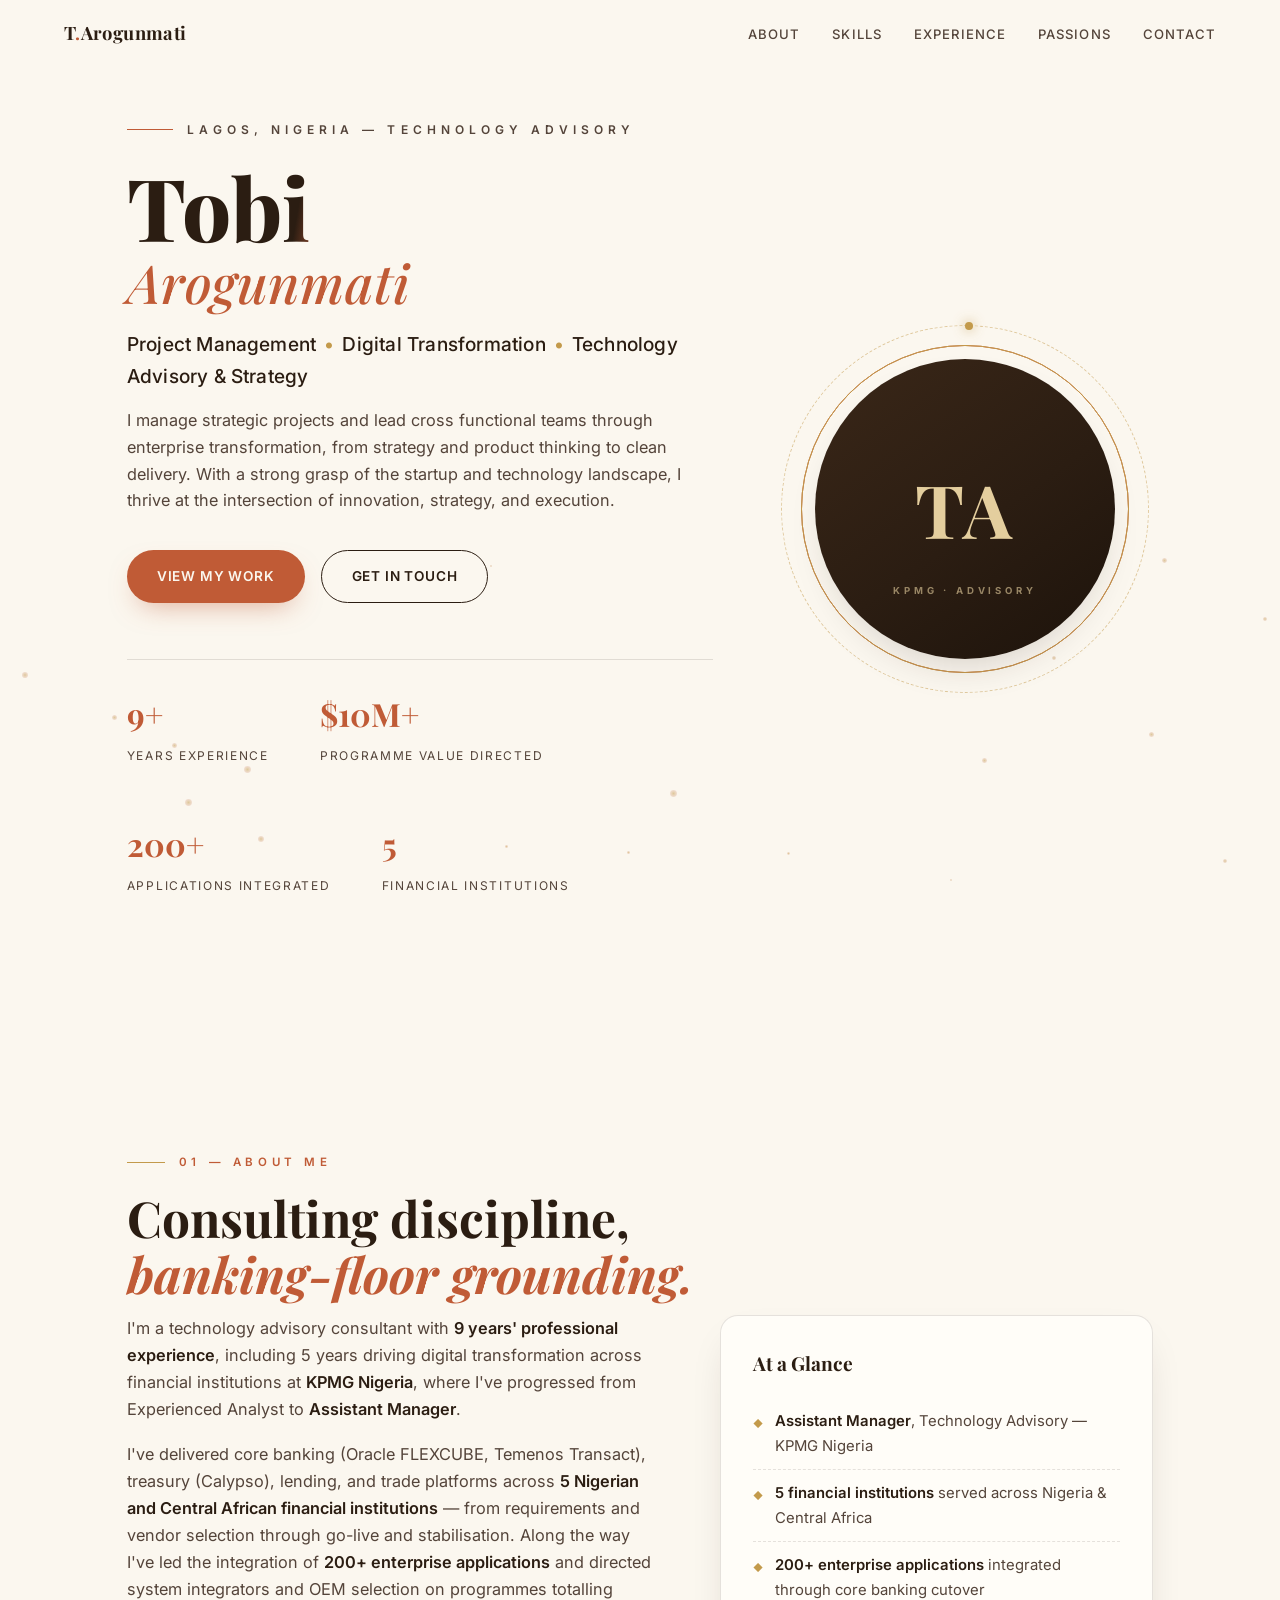
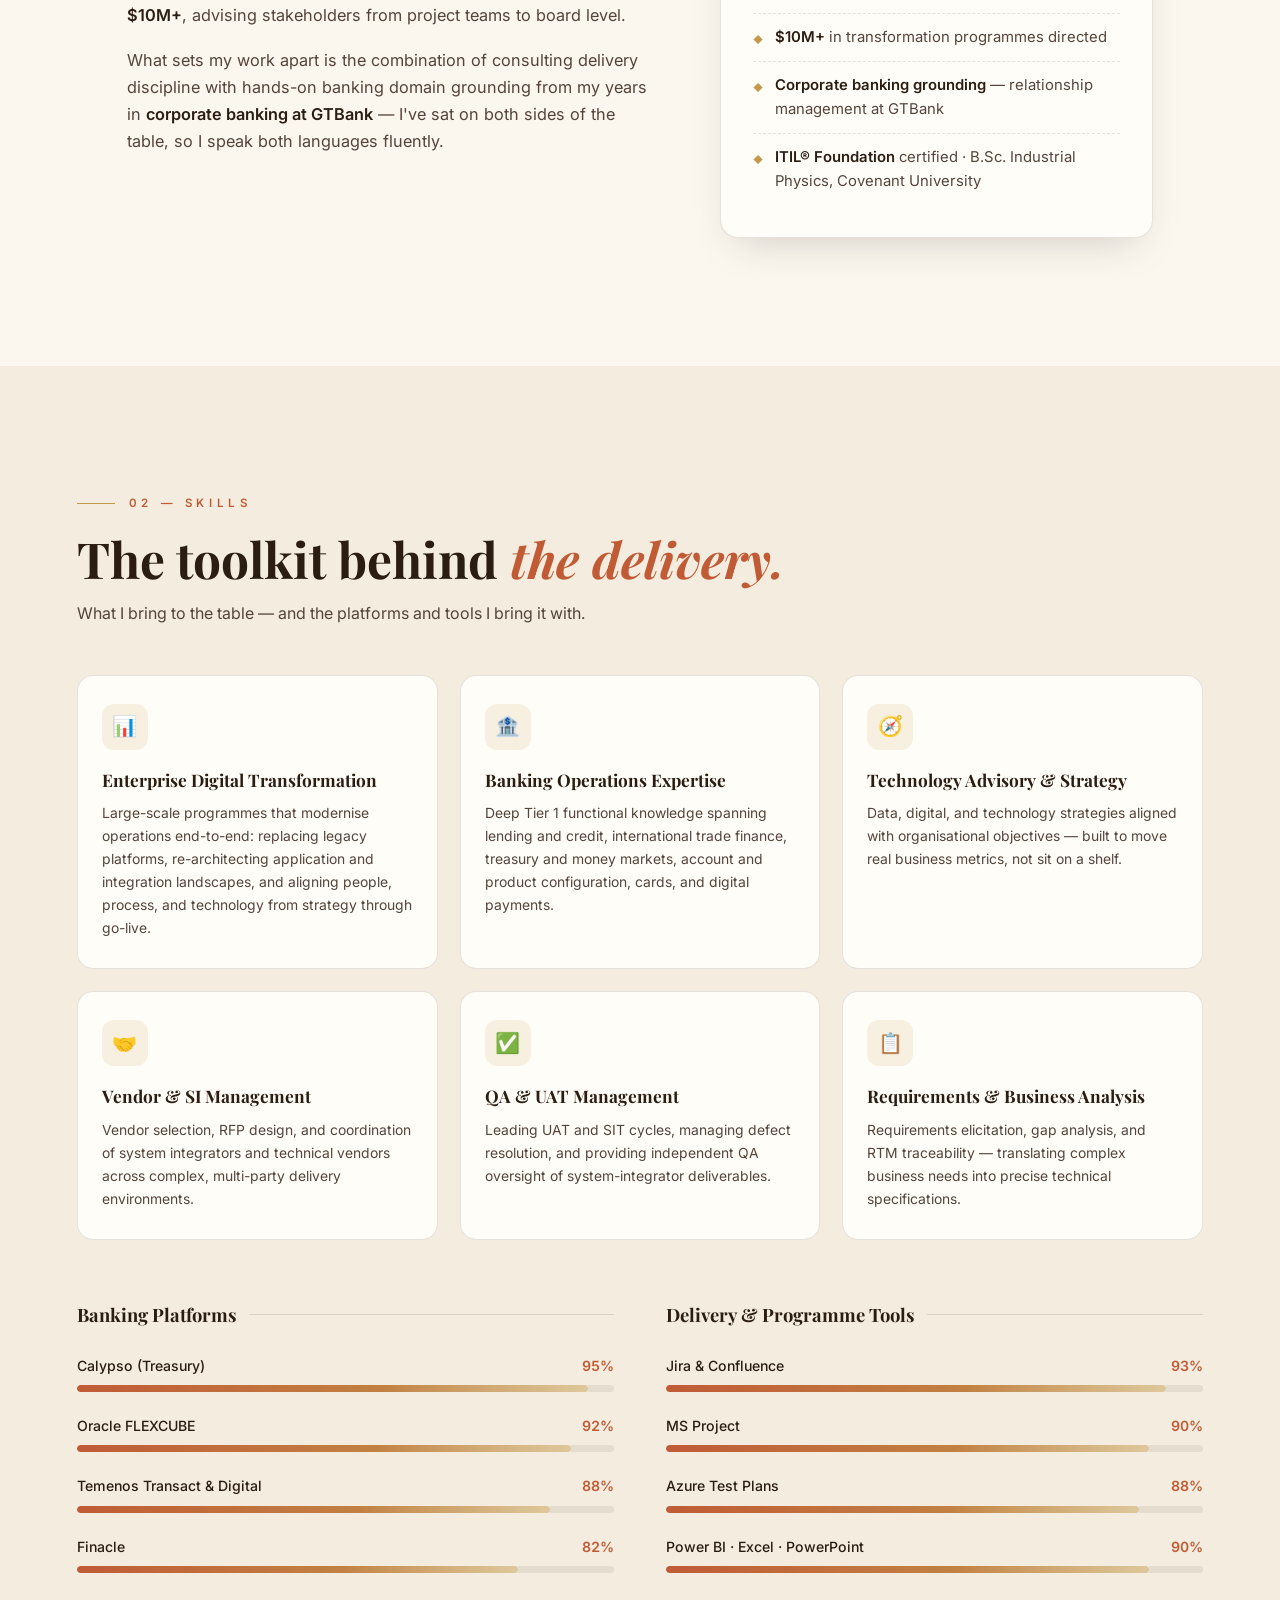
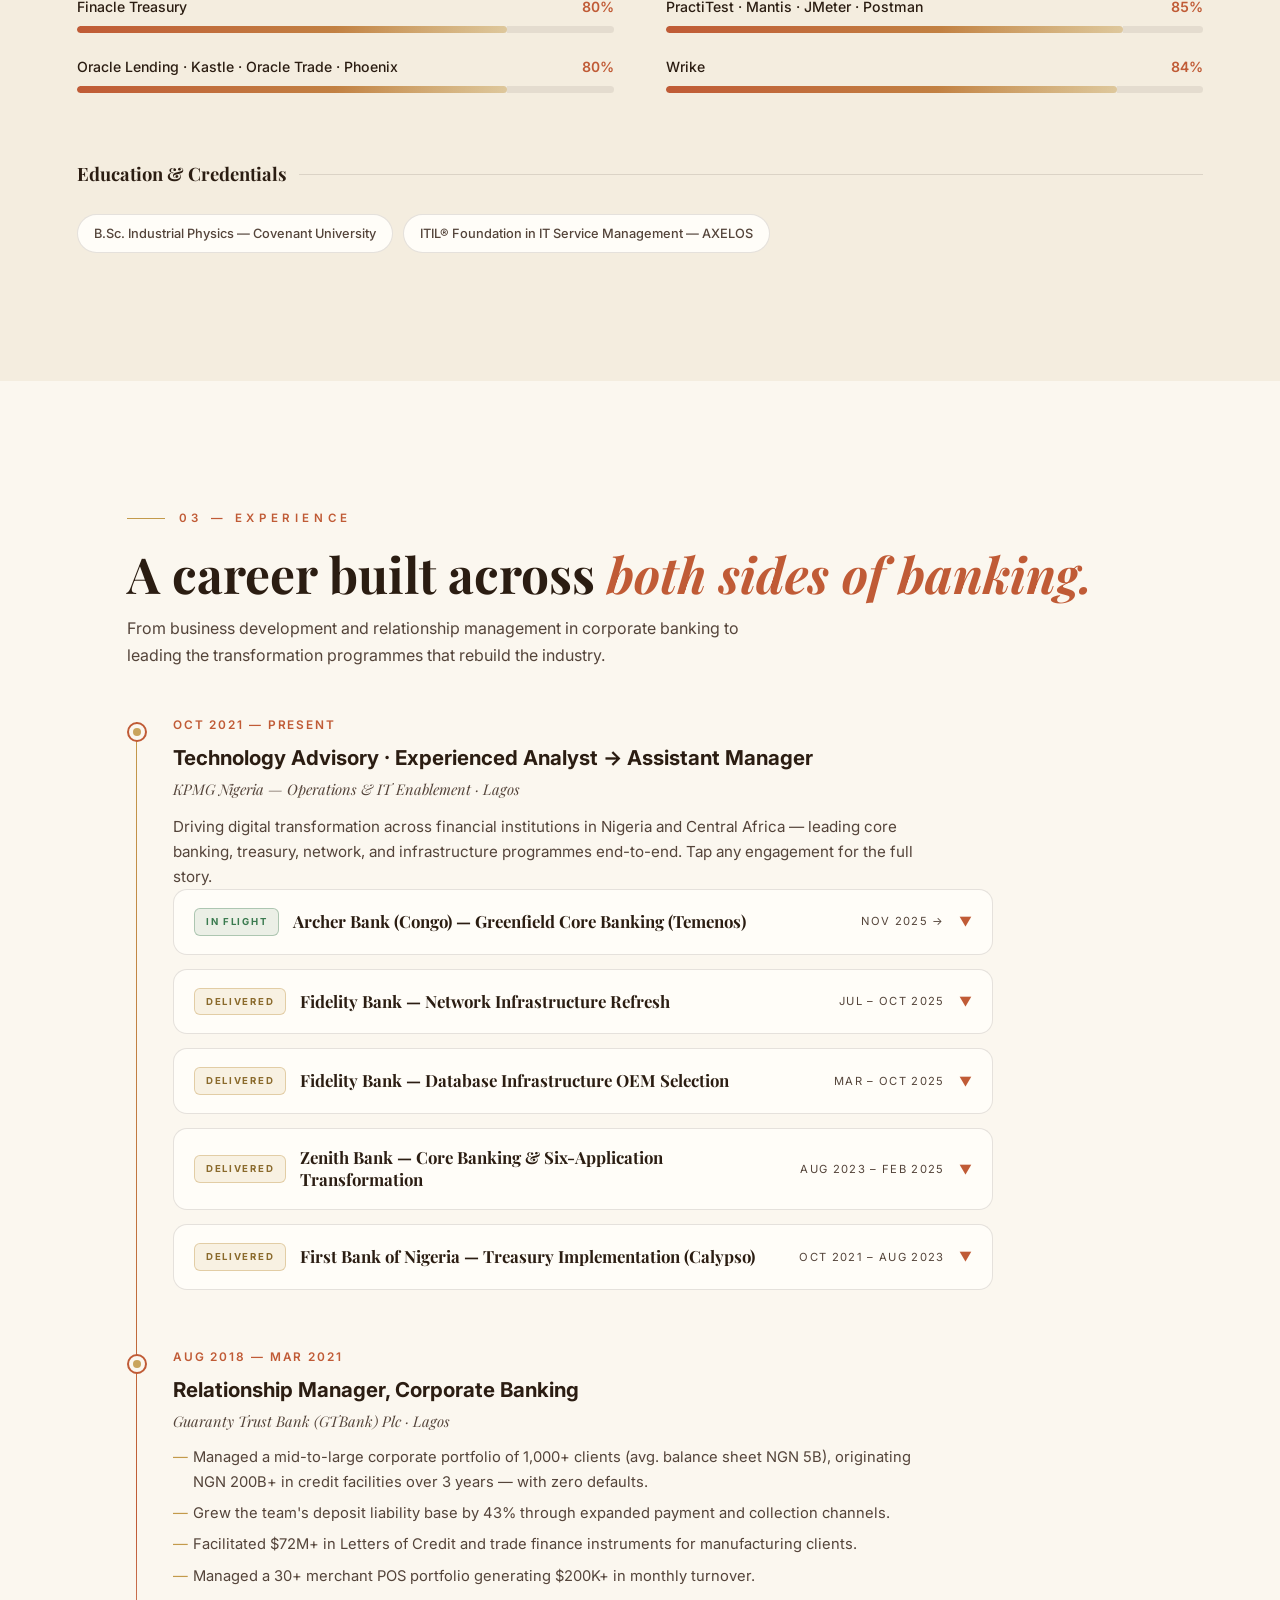
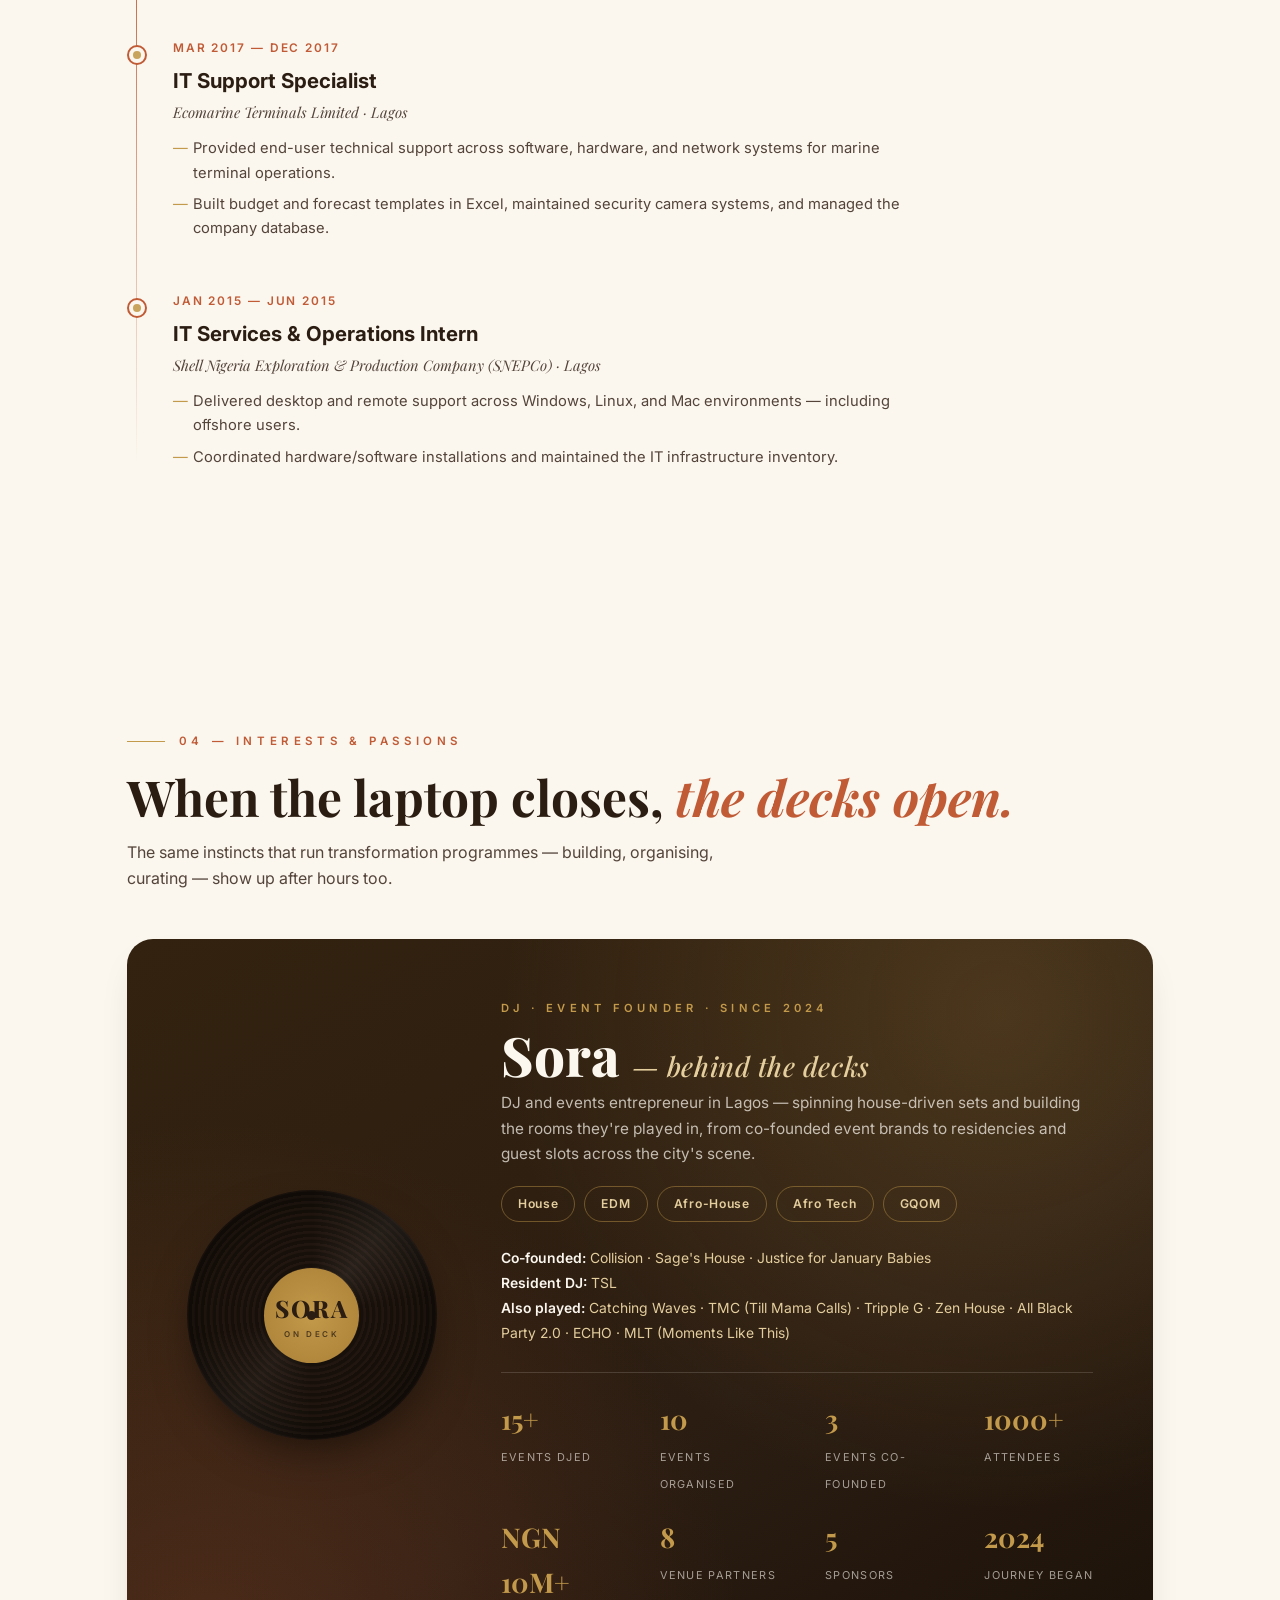
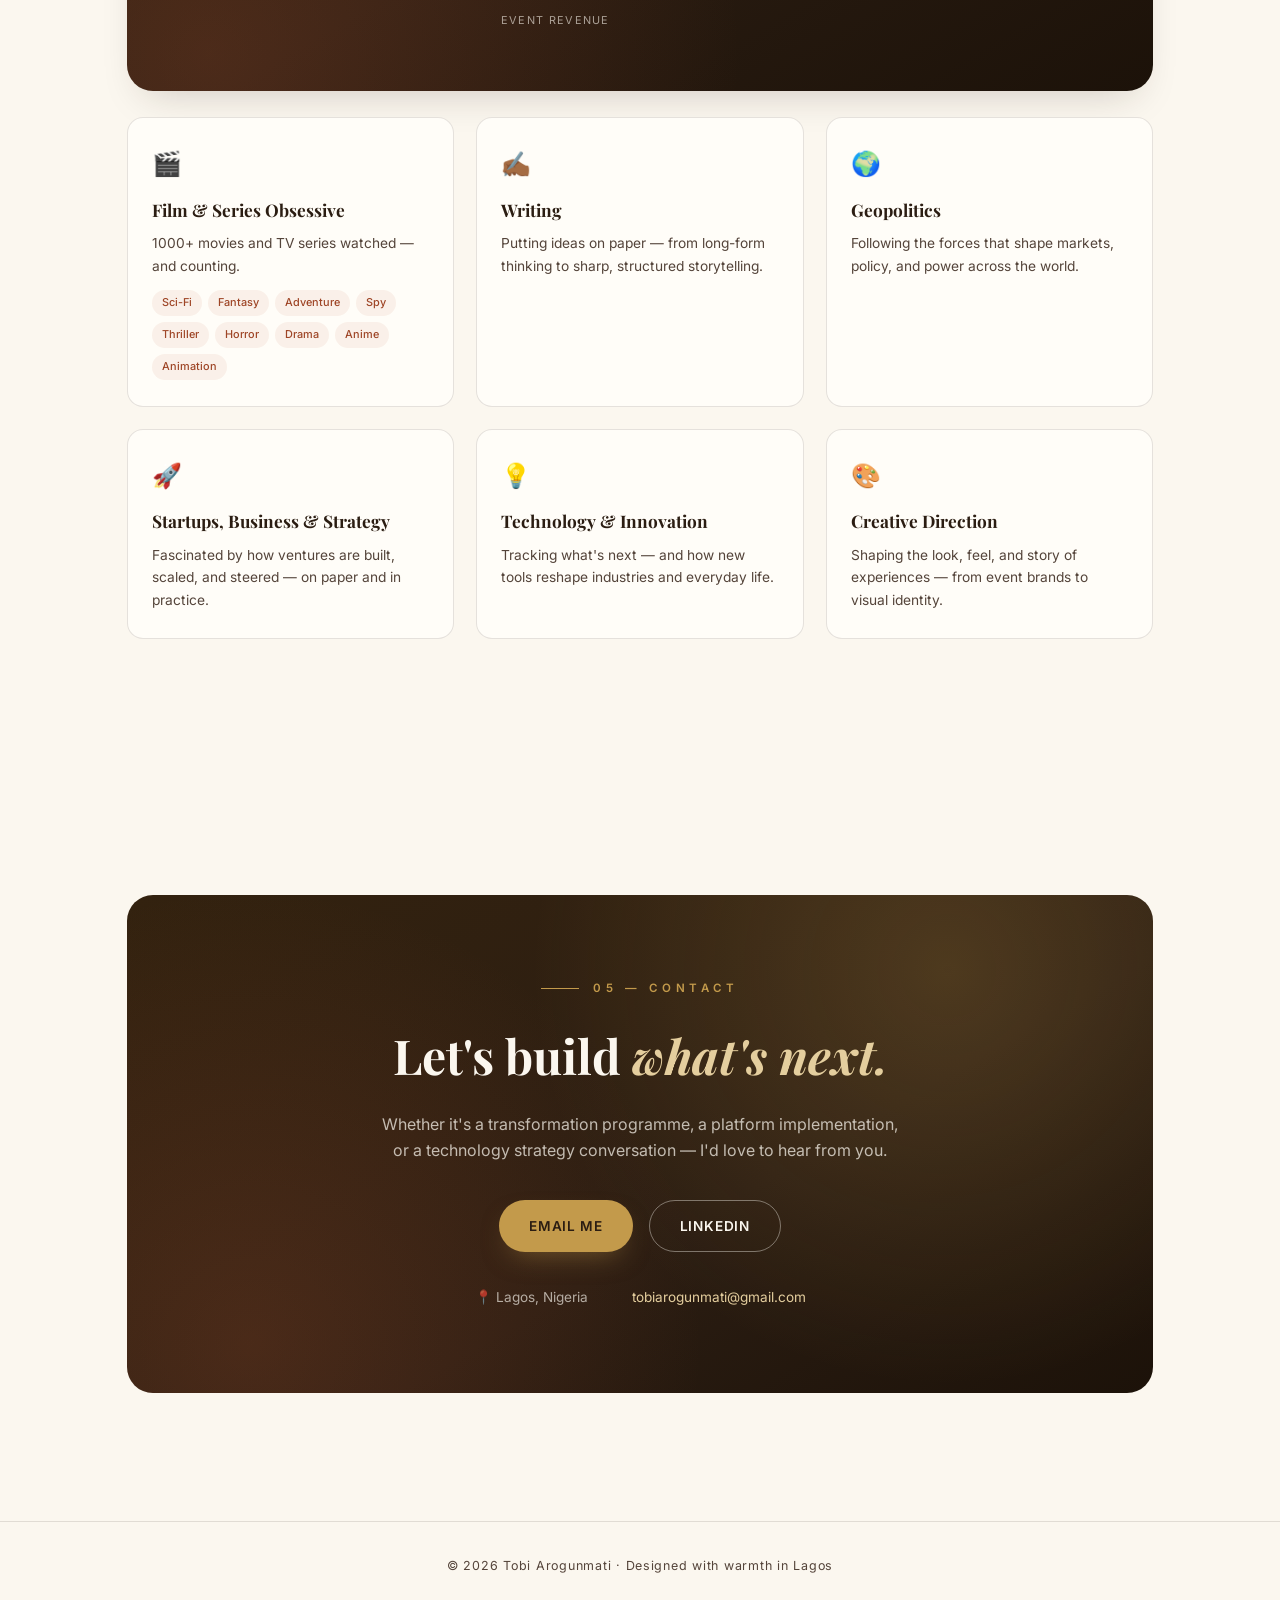
<file: oluwatobi-arogunmati-portfoliov7.html>
<!DOCTYPE html>
<html lang="en">
<head>
<meta charset="UTF-8">
<meta name="viewport" content="width=device-width, initial-scale=1.0">
<meta name="color-scheme" content="only light">
<title>Tobi Arogunmati — Technology Advisory & Digital Transformation</title>
<link rel="preconnect" href="https://fonts.googleapis.com">
<link rel="preconnect" href="https://fonts.gstatic.com" crossorigin>
<link href="https://fonts.googleapis.com/css2?family=Playfair+Display:ital,wght@0,400;0,500;0,600;0,700;0,800;1,400;1,500&family=Inter:wght@300;400;500;600;700&display=swap" rel="stylesheet">
<style>
html{color-scheme:only light}
:root{
  color-scheme:only light;
  --cream:#FBF7EF;
  --cream-2:#F4EDDF;
  --ink:#2B1D12;
  --ink-soft:#54443A;
  --terracotta:#C05B36;
  --terracotta-deep:#9E4526;
  --gold:#C39A4B;
  --gold-soft:#E4CE9E;
  --card:#FFFDF8;
  --line:rgba(43,29,18,.12);
  --shadow:0 18px 40px -18px rgba(43,29,18,.22);
}
*{margin:0;padding:0;box-sizing:border-box}
html{scroll-behavior:smooth}
body{
  font-family:'Inter',sans-serif;
  background:var(--cream);
  color:var(--ink);
  line-height:1.65;
  overflow-x:hidden;
  -webkit-font-smoothing:antialiased;
}
::selection{background:var(--gold-soft);color:var(--ink)}
h1,h2,h3,.serif{font-family:'Playfair Display',serif}

/* ============ LOADING SCREEN ============ */
#loader{
  position:fixed;inset:0;z-index:1000;
  background:var(--cream);
  display:flex;flex-direction:column;align-items:center;justify-content:center;gap:22px;
  transition:opacity .8s ease,visibility .8s ease;
}
#loader.hidden{opacity:0;visibility:hidden}
.loader-mark{
  width:84px;height:84px;border-radius:50%;
  border:1px solid var(--gold);
  display:flex;align-items:center;justify-content:center;
  font-family:'Playfair Display',serif;font-size:1.6rem;font-weight:600;color:var(--terracotta);
  animation:loaderPulse 1.6s ease-in-out infinite;
  position:relative;
}
.loader-mark::after{
  content:'';position:absolute;inset:-10px;border-radius:50%;
  border:1px solid rgba(195,154,75,.35);
  animation:ringGrow 1.6s ease-out infinite;
}
@keyframes loaderPulse{0%,100%{transform:scale(1)}50%{transform:scale(1.05)}}
@keyframes ringGrow{0%{transform:scale(.85);opacity:1}100%{transform:scale(1.3);opacity:0}}
.loader-text{
  font-size:.72rem;letter-spacing:.42em;text-transform:uppercase;color:var(--ink-soft);
  animation:loaderFade 1.6s ease-in-out infinite;
}
@keyframes loaderFade{0%,100%{opacity:.35}50%{opacity:1}}

/* ============ PARTICLES ============ */
#particles{position:fixed;inset:0;pointer-events:none;z-index:0;overflow:hidden}
.particle{
  position:absolute;border-radius:50%;
  background:radial-gradient(circle,rgba(195,154,75,.5),rgba(192,91,54,.15) 70%,transparent);
  animation:floatUp linear infinite;
  will-change:transform,opacity;
}
@keyframes floatUp{
  0%{transform:translateY(0) translateX(0);opacity:0}
  12%{opacity:var(--po,.5)}
  88%{opacity:var(--po,.5)}
  100%{transform:translateY(-110vh) translateX(var(--drift,20px));opacity:0}
}

/* ============ NAV ============ */
nav{
  position:fixed;top:0;left:0;right:0;z-index:100;
  display:flex;align-items:center;justify-content:space-between;
  padding:18px clamp(20px,5vw,64px);
  background:rgba(251,247,239,.85);
  backdrop-filter:blur(14px);-webkit-backdrop-filter:blur(14px);
  border-bottom:1px solid transparent;
  transition:border-color .4s ease,box-shadow .4s ease;
}
nav.scrolled{border-bottom-color:var(--line);box-shadow:0 6px 24px -18px rgba(43,29,18,.3)}
.nav-logo{font-family:'Playfair Display',serif;font-weight:700;font-size:1.15rem;color:var(--ink);text-decoration:none;letter-spacing:.02em}
.nav-logo em{color:var(--terracotta);font-style:normal}
.nav-links{display:flex;gap:clamp(14px,2.5vw,34px);list-style:none}
.nav-links a{
  text-decoration:none;color:var(--ink-soft);font-size:.82rem;font-weight:500;
  letter-spacing:.08em;text-transform:uppercase;position:relative;padding:4px 0;
  transition:color .3s ease;
}
.nav-links a::after{
  content:'';position:absolute;left:0;bottom:0;width:0;height:1.5px;
  background:var(--terracotta);transition:width .35s ease;
}
.nav-links a:hover{color:var(--terracotta)}
.nav-links a:hover::after{width:100%}
#menuBtn{display:none;background:none;border:none;cursor:pointer;padding:6px}
#menuBtn span{display:block;width:24px;height:2px;background:var(--ink);margin:5px 0;transition:.3s ease;border-radius:2px}
#menuBtn.open span:nth-child(1){transform:translateY(7px) rotate(45deg)}
#menuBtn.open span:nth-child(2){opacity:0}
#menuBtn.open span:nth-child(3){transform:translateY(-7px) rotate(-45deg)}

/* ============ LAYOUT ============ */
main{position:relative;z-index:1}
section{padding:clamp(72px,10vw,130px) clamp(20px,6vw,80px);max-width:1180px;margin:0 auto}
.eyebrow{
  font-size:.72rem;font-weight:600;letter-spacing:.4em;text-transform:uppercase;
  color:var(--terracotta);display:flex;align-items:center;gap:14px;margin-bottom:18px;
}
.eyebrow::before{content:'';width:38px;height:1px;background:var(--gold)}
.section-title{font-size:clamp(2rem,4.4vw,3.1rem);font-weight:700;line-height:1.12;margin-bottom:14px}
.section-title em{font-style:italic;color:var(--terracotta)}
.section-sub{color:var(--ink-soft);max-width:640px;font-size:1rem;margin-bottom:48px}

/* scroll reveal */
.reveal{opacity:0;transform:translateY(36px);transition:opacity .9s cubic-bezier(.22,.61,.36,1),transform .9s cubic-bezier(.22,.61,.36,1)}
.reveal.visible{opacity:1;transform:translateY(0)}
.reveal.d1{transition-delay:.1s}.reveal.d2{transition-delay:.2s}.reveal.d3{transition-delay:.3s}.reveal.d4{transition-delay:.4s}

/* ============ HERO ============ */
#hero{
  min-height:100vh;display:flex;align-items:center;
  padding-top:120px;position:relative;
}
.hero-grid{display:grid;grid-template-columns:1.4fr .9fr;gap:clamp(32px,5vw,72px);align-items:center;width:100%}
.hero-kicker{
  font-size:.75rem;font-weight:600;letter-spacing:.42em;text-transform:uppercase;color:var(--ink-soft);
  margin-bottom:22px;display:flex;align-items:center;gap:14px;
}
.hero-kicker::before{content:'';width:46px;height:1px;background:var(--terracotta)}
.hero-name{
  font-size:clamp(2.9rem,7.4vw,5.4rem);font-weight:800;line-height:1.04;
  margin-bottom:8px;position:relative;
}
.hero-name .shimmer{
  background:linear-gradient(100deg,
    var(--ink) 0%, var(--ink) 38%,
    var(--terracotta) 46%, var(--gold) 52%, var(--terracotta) 58%,
    var(--ink) 66%, var(--ink) 100%);
  background-size:250% 100%;
  -webkit-background-clip:text;background-clip:text;
  -webkit-text-fill-color:transparent;color:transparent;
  animation:shimmerSweep 5.5s ease-in-out infinite;
}
@keyframes shimmerSweep{
  0%{background-position:118% 0}
  55%{background-position:-40% 0}
  100%{background-position:-40% 0}
}
.hero-name .lastname{display:block;font-style:italic;font-weight:500;color:var(--terracotta);font-size:.62em;letter-spacing:.01em;margin-top:2px}
.hero-title{
  font-size:clamp(1rem,1.8vw,1.2rem);font-weight:500;color:var(--ink);
  margin:20px 0 14px;letter-spacing:.01em;
}
.hero-title .dot{color:var(--gold);margin:0 8px}
.hero-line{color:var(--ink-soft);max-width:560px;font-size:1.02rem;margin-bottom:36px}
.hero-cta{display:flex;gap:16px;flex-wrap:wrap}
.btn{
  display:inline-flex;align-items:center;gap:10px;
  padding:14px 30px;border-radius:999px;font-size:.85rem;font-weight:600;
  letter-spacing:.06em;text-transform:uppercase;text-decoration:none;
  transition:transform .3s ease,box-shadow .3s ease,background .3s ease,color .3s ease;
}
.btn-primary{background:var(--terracotta);color:var(--cream);box-shadow:0 12px 28px -12px rgba(192,91,54,.55)}
.btn-primary:hover{background:var(--terracotta-deep);transform:translateY(-2px);box-shadow:0 18px 34px -12px rgba(192,91,54,.6)}
.btn-ghost{border:1px solid var(--ink);color:var(--ink)}
.btn-ghost:hover{background:var(--ink);color:var(--cream);transform:translateY(-2px)}

/* avatar + pulsing ring */
.hero-visual{display:flex;justify-content:center}
.avatar-wrap{position:relative;width:clamp(220px,26vw,300px);aspect-ratio:1}
.avatar{
  position:absolute;inset:0;border-radius:50%;
  background:linear-gradient(145deg,#3A2718,var(--ink) 55%,#1D130B);
  display:flex;align-items:center;justify-content:center;
  color:var(--gold-soft);
  font-family:'Playfair Display',serif;font-size:clamp(3.4rem,6vw,4.6rem);font-weight:700;
  letter-spacing:.04em;
  box-shadow:var(--shadow);
  z-index:2;
}
.avatar small{font-family:'Inter',sans-serif;position:absolute;bottom:20%;font-size:.6rem;letter-spacing:.4em;text-transform:uppercase;color:rgba(228,206,158,.6)}
.pulse-ring,.pulse-ring-2{
  position:absolute;inset:-14px;border-radius:50%;
  border:1.5px solid var(--terracotta);
  animation:pulseRing 3s ease-out infinite;
}
.pulse-ring-2{inset:-14px;border-color:var(--gold);animation-delay:1.5s}
@keyframes pulseRing{
  0%{transform:scale(.96);opacity:.85}
  70%{transform:scale(1.22);opacity:0}
  100%{transform:scale(1.22);opacity:0}
}
.avatar-orbit{
  position:absolute;inset:-34px;border-radius:50%;
  border:1px dashed rgba(195,154,75,.5);
  animation:orbitSpin 26s linear infinite;
}
.avatar-orbit::before{
  content:'';position:absolute;top:-4px;left:50%;width:8px;height:8px;border-radius:50%;
  background:var(--gold);box-shadow:0 0 12px rgba(195,154,75,.8);
}
@keyframes orbitSpin{to{transform:rotate(360deg)}}

.hero-stats{
  display:flex;gap:clamp(24px,4vw,56px);margin-top:56px;flex-wrap:wrap;
  border-top:1px solid var(--line);padding-top:28px;
}
.stat b{font-family:'Playfair Display',serif;font-size:clamp(1.5rem,2.6vw,2rem);font-weight:700;color:var(--terracotta);display:block}
.stat span{font-size:.75rem;letter-spacing:.14em;text-transform:uppercase;color:var(--ink-soft)}

/* ============ ABOUT ============ */
#about .about-grid{display:grid;grid-template-columns:1.1fr .9fr;gap:clamp(32px,5vw,72px)}
.about-copy p{color:var(--ink-soft);margin-bottom:18px;font-size:1.02rem}
.about-copy p strong{color:var(--ink);font-weight:600}
.about-card{
  background:var(--card);border:1px solid var(--line);border-radius:18px;
  padding:32px;box-shadow:var(--shadow);align-self:start;
}
.about-card h3{font-size:1.2rem;margin-bottom:18px}
.about-card ul{list-style:none}
.about-card li{
  display:flex;gap:12px;align-items:flex-start;padding:11px 0;
  border-bottom:1px dashed var(--line);font-size:.93rem;color:var(--ink-soft);
}
.about-card li:last-child{border-bottom:none}
.about-card li::before{content:'◆';color:var(--gold);font-size:.6rem;margin-top:7px;flex-shrink:0}
.about-card li b{color:var(--ink);font-weight:600}

/* ============ SKILLS ============ */
#skills{background:var(--cream-2);max-width:none}
#skills .inner{max-width:1180px;margin:0 auto}
.skills-grid{display:grid;grid-template-columns:1fr 1fr;gap:clamp(28px,4vw,64px)}
.skill-block h3{font-size:1.15rem;margin-bottom:24px;display:flex;align-items:center;gap:12px}
.skill-block h3::after{content:'';flex:1;height:1px;background:var(--line)}
.skill{margin-bottom:22px}
.skill-head{display:flex;justify-content:space-between;font-size:.88rem;font-weight:500;margin-bottom:8px}
.skill-head span:last-child{color:var(--terracotta);font-weight:600;font-variant-numeric:tabular-nums}
.bar{height:7px;background:rgba(43,29,18,.08);border-radius:99px;overflow:hidden}
.bar-fill{
  height:100%;width:0;border-radius:99px;
  background:linear-gradient(90deg,var(--terracotta),var(--gold));
  transition:width 1.4s cubic-bezier(.22,.61,.36,1);
  position:relative;
}
.bar-fill::after{
  content:'';position:absolute;inset:0;
  background:linear-gradient(100deg,transparent 30%,rgba(255,255,255,.45) 50%,transparent 70%);
  background-size:200% 100%;
  animation:barShine 2.6s ease-in-out infinite;
}
@keyframes barShine{0%{background-position:180% 0}100%{background-position:-80% 0}}
.chip-row{display:flex;flex-wrap:wrap;gap:10px;margin-top:8px}
.chip{
  padding:8px 16px;border-radius:999px;font-size:.8rem;font-weight:500;
  border:1px solid var(--line);background:var(--card);color:var(--ink-soft);
  transition:border-color .3s ease,color .3s ease,transform .3s ease;
}
.chip:hover{border-color:var(--gold);color:var(--terracotta);transform:translateY(-2px)}

/* competency cards */
.comp-grid{display:grid;grid-template-columns:repeat(3,1fr);gap:22px;margin-bottom:60px}
.comp-card{
  background:var(--card);border:1px solid var(--line);border-radius:16px;padding:28px 24px;
  transition:transform .35s ease,box-shadow .35s ease,border-color .35s ease;
}
.comp-card:hover{transform:translateY(-5px);box-shadow:var(--shadow);border-color:var(--gold)}
.comp-icon{
  width:46px;height:46px;border-radius:12px;background:rgba(195,154,75,.14);
  display:flex;align-items:center;justify-content:center;font-size:1.25rem;margin-bottom:16px;
}
.comp-card h4{font-family:'Playfair Display',serif;font-size:1.08rem;font-weight:700;margin-bottom:8px}
.comp-card p{font-size:.87rem;color:var(--ink-soft)}

/* engagement cards (collapsible, inside timeline) */
.eng{
  background:var(--card);border:1px solid var(--line);border-radius:14px;
  margin-bottom:14px;overflow:hidden;max-width:820px;
  transition:border-color .35s ease,box-shadow .35s ease;
}
.eng:hover{box-shadow:var(--shadow)}
.eng[open]{border-color:var(--gold)}
.eng summary{
  list-style:none;cursor:pointer;display:flex;align-items:center;gap:14px;
  padding:18px 20px;flex-wrap:wrap;
}
.eng summary::-webkit-details-marker{display:none}
.badge{
  font-size:.6rem;font-weight:700;letter-spacing:.18em;text-transform:uppercase;
  padding:5px 11px;border-radius:6px;white-space:nowrap;
}
.badge-flight{background:rgba(58,122,79,.1);color:#3A7A4F;border:1px solid rgba(58,122,79,.35)}
.badge-done{background:rgba(195,154,75,.12);color:#8A6A2C;border:1px solid rgba(195,154,75,.4)}
.eng-title{font-family:'Playfair Display',serif;font-weight:700;font-size:1.05rem;flex:1;min-width:220px;line-height:1.3}
.eng-date{font-size:.7rem;letter-spacing:.12em;color:var(--ink-soft);text-transform:uppercase;white-space:nowrap}
.eng-chev{color:var(--terracotta);font-size:.8rem;transition:transform .3s ease}
.eng[open] .eng-chev{transform:rotate(180deg)}
.eng-body{padding:0 20px 20px}
.eng-kicker{
  font-size:.7rem;font-weight:600;letter-spacing:.14em;text-transform:uppercase;
  color:var(--terracotta);margin-bottom:12px;
}
.eng-body ul li{font-size:.9rem}

/* ============ EXPERIENCE ============ */
.timeline{position:relative;margin-top:8px}
.timeline::before{
  content:'';position:absolute;left:9px;top:6px;bottom:6px;width:1.5px;
  background:linear-gradient(var(--gold),var(--terracotta) 60%,transparent);
}
.tl-item{position:relative;padding:0 0 44px 46px}
.tl-item:last-child{padding-bottom:0}
.tl-dot{
  position:absolute;left:0;top:6px;width:20px;height:20px;border-radius:50%;
  background:var(--cream);border:2px solid var(--terracotta);
}
.tl-dot::after{content:'';position:absolute;inset:4px;border-radius:50%;background:var(--gold);opacity:.9}
.tl-period{font-size:.74rem;font-weight:600;letter-spacing:.16em;text-transform:uppercase;color:var(--terracotta);margin-bottom:6px}
.tl-role{font-size:1.28rem;font-weight:700;margin-bottom:2px}
.tl-org{font-size:.92rem;color:var(--ink-soft);font-style:italic;font-family:'Playfair Display',serif;margin-bottom:12px}
.tl-item p{color:var(--ink-soft);font-size:.95rem;max-width:760px}
.tl-item ul{margin-top:10px;list-style:none;max-width:760px}
.tl-item ul li{
  position:relative;padding-left:20px;color:var(--ink-soft);font-size:.92rem;margin-bottom:7px;
}
.tl-item ul li::before{content:'—';position:absolute;left:0;color:var(--gold)}

/* ============ INTERESTS & PASSIONS ============ */
.dj-card{
  background:linear-gradient(150deg,#33220F,var(--ink) 60%,#1C1209);
  border-radius:26px;padding:clamp(36px,5vw,60px);
  color:var(--cream);position:relative;overflow:hidden;
  display:grid;grid-template-columns:auto 1fr;gap:clamp(28px,5vw,64px);align-items:center;
  box-shadow:var(--shadow);
}
.dj-card::before{
  content:'';position:absolute;inset:0;
  background:radial-gradient(circle at 85% 10%,rgba(195,154,75,.2),transparent 45%),
             radial-gradient(circle at 8% 95%,rgba(192,91,54,.22),transparent 45%);
  pointer-events:none;
}
.dj-card>*{position:relative}
.vinyl-wrap{display:flex;justify-content:center}
.vinyl{
  width:clamp(180px,22vw,250px);aspect-ratio:1;border-radius:50%;
  background:
    repeating-radial-gradient(circle at 50% 50%,
      #17100A 0px,#17100A 3px,#221710 4px,#221710 6px);
  box-shadow:0 20px 50px -18px rgba(0,0,0,.65),inset 0 0 40px rgba(0,0,0,.6);
  position:relative;
  animation:vinylSpin 6s linear infinite;
}
.vinyl::before{
  content:'';position:absolute;inset:0;border-radius:50%;
  background:conic-gradient(from 0deg,transparent 0deg,rgba(251,247,239,.07) 40deg,transparent 80deg,transparent 180deg,rgba(251,247,239,.05) 220deg,transparent 260deg);
}
.vinyl-label{
  position:absolute;inset:31%;border-radius:50%;
  background:radial-gradient(circle,var(--gold) 0%,#A87F35 100%);
  display:flex;flex-direction:column;align-items:center;justify-content:center;
  color:var(--ink);
}
.vinyl-label b{font-family:'Playfair Display',serif;font-size:clamp(1.1rem,2vw,1.5rem);font-weight:800;letter-spacing:.08em}
.vinyl-label span{font-size:.5rem;letter-spacing:.32em;text-transform:uppercase;font-weight:600;opacity:.75}
.vinyl-label::after{
  content:'';position:absolute;width:9px;height:9px;border-radius:50%;
  background:var(--ink);top:calc(50% - 4.5px);
}
@keyframes vinylSpin{to{transform:rotate(360deg)}}
.dj-kicker{font-size:.7rem;font-weight:600;letter-spacing:.38em;text-transform:uppercase;color:var(--gold);margin-bottom:10px}
.dj-name{font-family:'Playfair Display',serif;font-size:clamp(2.2rem,5vw,3.4rem);font-weight:800;line-height:1;margin-bottom:8px}
.dj-name em{font-style:italic;font-weight:500;color:var(--gold-soft);font-size:.5em;letter-spacing:.02em}
.dj-desc{color:rgba(251,247,239,.72);font-size:.96rem;max-width:600px;margin-bottom:20px}
.genre-row{display:flex;flex-wrap:wrap;gap:9px;margin-bottom:24px}
.genre-chip{
  padding:7px 16px;border-radius:999px;font-size:.76rem;font-weight:600;letter-spacing:.06em;
  border:1px solid rgba(195,154,75,.45);color:var(--gold-soft);
  transition:background .3s ease,color .3s ease,transform .3s ease;
}
.genre-chip:hover{background:var(--gold);color:var(--ink);transform:translateY(-2px)}
.dj-events{font-size:.87rem;color:rgba(251,247,239,.75);margin-bottom:26px;line-height:1.8}
.dj-events b{color:var(--cream);font-weight:600}
.dj-events .ev{color:var(--gold-soft)}
.dj-stats{
  display:grid;grid-template-columns:repeat(4,auto);gap:20px clamp(20px,3vw,44px);
  border-top:1px solid rgba(251,247,239,.15);padding-top:24px;width:fit-content;
}
.dj-stats div b{font-family:'Playfair Display',serif;font-size:clamp(1.25rem,2.2vw,1.7rem);font-weight:700;color:var(--gold);display:block}
.dj-stats div span{font-size:.68rem;letter-spacing:.12em;text-transform:uppercase;color:rgba(251,247,239,.6)}
.interest-grid{display:grid;grid-template-columns:repeat(3,1fr);gap:22px;margin-top:26px}
.interest-card{
  background:var(--card);border:1px solid var(--line);border-radius:16px;padding:26px 24px;
  transition:transform .35s ease,box-shadow .35s ease,border-color .35s ease;
}
.interest-card:hover{transform:translateY(-5px);box-shadow:var(--shadow);border-color:var(--gold)}
.interest-icon{font-size:1.5rem;margin-bottom:12px;display:block}
.interest-card h4{font-family:'Playfair Display',serif;font-size:1.08rem;font-weight:700;margin-bottom:8px}
.interest-card p{font-size:.86rem;color:var(--ink-soft)}
.mini-chips{display:flex;flex-wrap:wrap;gap:6px;margin-top:12px}
.mini-chips span{
  font-size:.68rem;font-weight:500;padding:4px 10px;border-radius:999px;
  background:rgba(192,91,54,.08);color:var(--terracotta-deep);
}

/* ============ CONTACT ============ */
#contact{text-align:center}
.contact-card{
  background:linear-gradient(150deg,#33220F,var(--ink) 60%,#1C1209);
  border-radius:26px;padding:clamp(44px,7vw,84px) clamp(24px,6vw,80px);
  color:var(--cream);position:relative;overflow:hidden;
}
.contact-card::before{
  content:'';position:absolute;inset:0;
  background:radial-gradient(circle at 80% 15%,rgba(195,154,75,.22),transparent 45%),
             radial-gradient(circle at 12% 90%,rgba(192,91,54,.2),transparent 45%);
}
.contact-card>*{position:relative}
.contact-card .eyebrow{justify-content:center;color:var(--gold)}
.contact-card .eyebrow::before{background:var(--gold)}
.contact-card h2{font-size:clamp(1.9rem,4.2vw,3rem);margin-bottom:16px}
.contact-card h2 em{font-style:italic;color:var(--gold-soft)}
.contact-card p{color:rgba(251,247,239,.72);max-width:520px;margin:0 auto 36px;font-size:1rem}
.contact-links{display:flex;justify-content:center;gap:16px;flex-wrap:wrap;margin-bottom:34px}
.contact-links .btn-primary{background:var(--gold);color:var(--ink);box-shadow:0 12px 28px -12px rgba(195,154,75,.5)}
.contact-links .btn-primary:hover{background:var(--gold-soft)}
.contact-links .btn-ghost{border-color:rgba(251,247,239,.4);color:var(--cream)}
.contact-links .btn-ghost:hover{background:var(--cream);color:var(--ink)}
.contact-meta{display:flex;justify-content:center;gap:clamp(18px,4vw,44px);flex-wrap:wrap;font-size:.85rem;color:rgba(251,247,239,.65)}
.contact-meta a{color:var(--gold-soft);text-decoration:none;transition:color .3s ease}
.contact-meta a:hover{color:var(--cream)}

footer{
  text-align:center;padding:34px 20px;font-size:.78rem;color:var(--ink-soft);
  border-top:1px solid var(--line);position:relative;z-index:1;letter-spacing:.06em;
}

/* ============ RESPONSIVE ============ */
@media (max-width:900px){
  .hero-grid,#about .about-grid,.skills-grid,.proj-grid{grid-template-columns:1fr}
  .dj-card{grid-template-columns:1fr;text-align:center}
  .dj-desc{margin-left:auto;margin-right:auto}
  .genre-row,.dj-stats{justify-content:center}
  .dj-stats{grid-template-columns:repeat(2,auto);margin:0 auto;width:fit-content}
  .interest-grid{grid-template-columns:repeat(2,1fr)}
  .comp-grid{grid-template-columns:repeat(2,1fr)}
  .hero-visual{order:-1;margin-bottom:8px}
  .avatar-wrap{width:min(210px,58vw)}
  #hero{padding-top:110px}
}
@media (max-width:600px){
  .interest-grid{grid-template-columns:1fr}
  .comp-grid{grid-template-columns:1fr}
}
@media (max-width:760px){
  #menuBtn{display:block;z-index:110}
  .nav-links{
    position:fixed;top:0;right:0;height:100vh;width:min(76vw,300px);
    background:var(--cream);flex-direction:column;padding:100px 36px 40px;gap:26px;
    transform:translateX(100%);transition:transform .4s cubic-bezier(.22,.61,.36,1);
    box-shadow:-20px 0 50px rgba(43,29,18,.15);
  }
  .nav-links.open{transform:translateX(0)}
  .nav-links a{font-size:1rem}
}
@media (prefers-reduced-motion:reduce){
  *,*::before,*::after{animation-duration:.01ms !important;animation-iteration-count:1 !important;transition-duration:.2s !important}
  html{scroll-behavior:auto}
  .reveal{opacity:1;transform:none}
}
</style>
</head>
<body>

<!-- LOADING SCREEN -->
<div id="loader">
  <div class="loader-mark">TA</div>
  <div class="loader-text">Loading Portfolio</div>
</div>

<!-- FLOATING PARTICLES -->
<div id="particles"></div>

<!-- NAV -->
<nav id="nav">
  <a href="#hero" class="nav-logo">T<em>.</em>Arogunmati</a>
  <button id="menuBtn" aria-label="Toggle menu"><span></span><span></span><span></span></button>
  <ul class="nav-links" id="navLinks">
    <li><a href="#about">About</a></li>
    <li><a href="#skills">Skills</a></li>
    <li><a href="#experience">Experience</a></li>
    <li><a href="#passions">Passions</a></li>
    <li><a href="#contact">Contact</a></li>
  </ul>
</nav>

<main>

<!-- ============ HERO ============ -->
<section id="hero">
  <div class="hero-grid">
    <div>
      <div class="hero-kicker reveal">Lagos, Nigeria — Technology Advisory</div>
      <h1 class="hero-name reveal d1">
        <span class="shimmer">Tobi</span>
        <span class="lastname">Arogunmati</span>
      </h1>
      <div class="hero-title reveal d2">
        Project Management<span class="dot">•</span>Digital Transformation<span class="dot">•</span>Technology Advisory &amp; Strategy
      </div>
      <p class="hero-line reveal d3">
        I manage strategic projects and lead cross functional teams through enterprise transformation, from strategy and product thinking to clean delivery. With a strong grasp of the startup and technology landscape, I thrive at the intersection of innovation, strategy, and execution.
      </p>
      <div class="hero-cta reveal d4">
        <a href="#experience" class="btn btn-primary">View My Work</a>
        <a href="#contact" class="btn btn-ghost">Get In Touch</a>
      </div>
      <div class="hero-stats reveal d4">
        <div class="stat"><b>9+</b><span>Years Experience</span></div>
        <div class="stat"><b>$10M+</b><span>Programme Value Directed</span></div>
        <div class="stat"><b>200+</b><span>Applications Integrated</span></div>
        <div class="stat"><b>5</b><span>Financial Institutions</span></div>
      </div>
    </div>
    <div class="hero-visual reveal d2">
      <div class="avatar-wrap">
        <div class="avatar-orbit"></div>
        <div class="pulse-ring"></div>
        <div class="pulse-ring-2"></div>
        <div class="avatar">TA<small>KPMG · Advisory</small></div>
      </div>
    </div>
  </div>
</section>

<!-- ============ ABOUT ============ -->
<section id="about">
  <div class="eyebrow reveal">01 — About Me</div>
  <h2 class="section-title reveal d1">Consulting discipline,<br><em>banking-floor grounding.</em></h2>
  <div class="about-grid">
    <div class="about-copy">
      <p class="reveal d1">I'm a technology advisory consultant with <strong>9 years' professional experience</strong>, including 5 years driving digital transformation across financial institutions at <strong>KPMG Nigeria</strong>, where I've progressed from Experienced Analyst to <strong>Assistant Manager</strong>.</p>
      <p class="reveal d2">I've delivered core banking (Oracle FLEXCUBE, Temenos Transact), treasury (Calypso), lending, and trade platforms across <strong>5 Nigerian and Central African financial institutions</strong> — from requirements and vendor selection through go-live and stabilisation. Along the way I've led the integration of <strong>200+ enterprise applications</strong> and directed system integrators and OEM selection on programmes totalling <strong>$10M+</strong>, advising stakeholders from project teams to board level.</p>
      <p class="reveal d3">What sets my work apart is the combination of consulting delivery discipline with hands-on banking domain grounding from my years in <strong>corporate banking at GTBank</strong> — I've sat on both sides of the table, so I speak both languages fluently.</p>
    </div>
    <div class="about-card reveal d2">
      <h3>At a Glance</h3>
      <ul>
        <li><span><b>Assistant Manager</b>, Technology Advisory — KPMG Nigeria</span></li>
        <li><span><b>5 financial institutions</b> served across Nigeria &amp; Central Africa</span></li>
        <li><span><b>200+ enterprise applications</b> integrated through core banking cutover</span></li>
        <li><span><b>$10M+</b> in transformation programmes directed</span></li>
        <li><span><b>Corporate banking grounding</b> — relationship management at GTBank</span></li>
        <li><span><b>ITIL® Foundation</b> certified · B.Sc. Industrial Physics, Covenant University</span></li>
      </ul>
    </div>
  </div>
</section>

<!-- ============ SKILLS ============ -->
<section id="skills">
  <div class="inner">
    <div class="eyebrow reveal">02 — Skills</div>
    <h2 class="section-title reveal d1">The toolkit behind <em>the delivery.</em></h2>
    <p class="section-sub reveal d2">What I bring to the table — and the platforms and tools I bring it with.</p>
    <div class="comp-grid">
      <div class="comp-card reveal d1"><div class="comp-icon">📊</div><h4>Enterprise Digital Transformation</h4><p>Large-scale programmes that modernise operations end-to-end: replacing legacy platforms, re-architecting application and integration landscapes, and aligning people, process, and technology from strategy through go-live.</p></div>
      <div class="comp-card reveal d2"><div class="comp-icon">🏦</div><h4>Banking Operations Expertise</h4><p>Deep Tier 1 functional knowledge spanning lending and credit, international trade finance, treasury and money markets, account and product configuration, cards, and digital payments.</p></div>
      <div class="comp-card reveal d3"><div class="comp-icon">🧭</div><h4>Technology Advisory &amp; Strategy</h4><p>Data, digital, and technology strategies aligned with organisational objectives — built to move real business metrics, not sit on a shelf.</p></div>
      <div class="comp-card reveal d1"><div class="comp-icon">🤝</div><h4>Vendor &amp; SI Management</h4><p>Vendor selection, RFP design, and coordination of system integrators and technical vendors across complex, multi-party delivery environments.</p></div>
      <div class="comp-card reveal d2"><div class="comp-icon">✅</div><h4>QA &amp; UAT Management</h4><p>Leading UAT and SIT cycles, managing defect resolution, and providing independent QA oversight of system-integrator deliverables.</p></div>
      <div class="comp-card reveal d3"><div class="comp-icon">📋</div><h4>Requirements &amp; Business Analysis</h4><p>Requirements elicitation, gap analysis, and RTM traceability — translating complex business needs into precise technical specifications.</p></div>
    </div>
    <div class="skills-grid">
      <div class="skill-block reveal d1">
        <h3>Banking Platforms</h3>
        <div class="skill"><div class="skill-head"><span>Calypso (Treasury)</span><span>95%</span></div><div class="bar"><div class="bar-fill" data-w="95"></div></div></div>
        <div class="skill"><div class="skill-head"><span>Oracle FLEXCUBE</span><span>92%</span></div><div class="bar"><div class="bar-fill" data-w="92"></div></div></div>
        <div class="skill"><div class="skill-head"><span>Temenos Transact &amp; Digital</span><span>88%</span></div><div class="bar"><div class="bar-fill" data-w="88"></div></div></div>
        <div class="skill"><div class="skill-head"><span>Finacle</span><span>82%</span></div><div class="bar"><div class="bar-fill" data-w="82"></div></div></div>
        <div class="skill"><div class="skill-head"><span>Finacle Treasury</span><span>80%</span></div><div class="bar"><div class="bar-fill" data-w="80"></div></div></div>
        <div class="skill"><div class="skill-head"><span>Oracle Lending · Kastle · Oracle Trade · Phoenix</span><span>80%</span></div><div class="bar"><div class="bar-fill" data-w="80"></div></div></div>
      </div>
      <div class="skill-block reveal d2">
        <h3>Delivery &amp; Programme Tools</h3>
        <div class="skill"><div class="skill-head"><span>Jira &amp; Confluence</span><span>93%</span></div><div class="bar"><div class="bar-fill" data-w="93"></div></div></div>
        <div class="skill"><div class="skill-head"><span>MS Project</span><span>90%</span></div><div class="bar"><div class="bar-fill" data-w="90"></div></div></div>
        <div class="skill"><div class="skill-head"><span>Azure Test Plans</span><span>88%</span></div><div class="bar"><div class="bar-fill" data-w="88"></div></div></div>
        <div class="skill"><div class="skill-head"><span>Power BI · Excel · PowerPoint</span><span>90%</span></div><div class="bar"><div class="bar-fill" data-w="90"></div></div></div>
        <div class="skill"><div class="skill-head"><span>PractiTest · Mantis · JMeter · Postman</span><span>85%</span></div><div class="bar"><div class="bar-fill" data-w="85"></div></div></div>
        <div class="skill"><div class="skill-head"><span>Wrike</span><span>84%</span></div><div class="bar"><div class="bar-fill" data-w="84"></div></div></div>
      </div>
    </div>
    <div class="skill-block reveal d3" style="margin-top:44px">
      <h3>Education &amp; Credentials</h3>
      <div class="chip-row">
        <span class="chip">B.Sc. Industrial Physics — Covenant University</span>
        <span class="chip">ITIL® Foundation in IT Service Management — AXELOS</span>
      </div>
    </div>
  </div>
</section>

<!-- ============ EXPERIENCE ============ -->
<section id="experience">
  <div class="eyebrow reveal">03 — Experience</div>
  <h2 class="section-title reveal d1">A career built across <em>both sides of banking.</em></h2>
  <p class="section-sub reveal d2">From business development and relationship management in corporate banking to leading the transformation programmes that rebuild the industry.</p>

  <div class="timeline">
    <div class="tl-item reveal">
      <div class="tl-dot"></div>
      <div class="tl-period">Oct 2021 — Present</div>
      <div class="tl-role">Technology Advisory · Experienced Analyst → Assistant Manager</div>
      <div class="tl-org">KPMG Nigeria — Operations &amp; IT Enablement · Lagos</div>
      <p>Driving digital transformation across financial institutions in Nigeria and Central Africa — leading core banking, treasury, network, and infrastructure programmes end-to-end. Tap any engagement for the full story.</p>

      <details class="eng reveal">
        <summary><span class="badge badge-flight">In Flight</span><span class="eng-title">Archer Bank (Congo) — Greenfield Core Banking (Temenos)</span><span class="eng-date">Nov 2025 →</span><span class="eng-chev">▼</span></summary>
        <div class="eng-body">
          <div class="eng-kicker">Team Lead, Implementation PM &amp; QA · Assistant Manager · 50+ Resources · 3 Organisations · 10-Month Runway</div>
          <ul>
            <li>Leading the functional and integration workstream on a greenfield Temenos Transact &amp; Digital implementation for a new bank building its systems and operations from zero — KPMG as project manager alongside integrator ITSS, while the bank pursues regulatory approvals.</li>
            <li>Coordinating 50+ resources across three organisations (5 KPMG, 15+ integrator, 30+ bank) over a 10-month timeline to first go-live.</li>
            <li>Coordinating requirements-gathering sessions, solution demos, and workshops, and leading review, training, and sign-off on key project documents across workstreams.</li>
            <li>Coordinated development of 3,000+ UAT test cases across 11 modules and 19 priority applications — payments, RTGS, remittances, reconciliation, regulatory reporting, AML, market data, statements, SMS notifications, card clearing, and cheque management — from a total scope of 38 applications.</li>
            <li>Leading integration alignment across infrastructure and interfacing workstreams to drive end-to-end readiness ahead of go-live.</li>
          </ul>
        </div>
      </details>

      <details class="eng reveal">
        <summary><span class="badge badge-done">Delivered</span><span class="eng-title">Fidelity Bank — Network Infrastructure Refresh</span><span class="eng-date">Jul – Oct 2025</span><span class="eng-chev">▼</span></summary>
        <div class="eng-body">
          <div class="eng-kicker">Project Management Lead · Experienced Senior · Tier 1 Bank · Primary + DR Sites</div>
          <ul>
            <li>Led the phase-out and replacement of 10 out-of-warranty, end-of-life leaf and border switches across primary and DR sites — eliminating unsupported hardware and its security vulnerabilities while restoring full vendor support coverage.</li>
            <li>Directed a 4-person KPMG team coordinating 5 Huawei engineers and 10+ Fidelity resources, sequencing cutovers over weekend maintenance windows to minimise impact.</li>
            <li>Completed the 4-month refresh with near-zero operational disruption to core banking network services across both sites.</li>
          </ul>
        </div>
      </details>

      <details class="eng reveal">
        <summary><span class="badge badge-done">Delivered</span><span class="eng-title">Fidelity Bank — Database Infrastructure OEM Selection</span><span class="eng-date">Mar – Oct 2025</span><span class="eng-chev">▼</span></summary>
        <div class="eng-body">
          <div class="eng-kicker">Project Lead, System Selection &amp; RFP · Senior Associate · $3M+ Decision · 3 Global OEMs</div>
          <ul>
            <li>Led the system selection and RFP process for the database infrastructure powering Fidelity's Finacle 11 core banking upgrade — a $3M+ decision evaluating Oracle, Dell, and HP over 3 months.</li>
            <li>Designed and ran a 3-phase evaluation framework: scoring written proposals, vendor presentations, and reference checks (3 references interviewed per OEM) against cost, functionality, and the bank's strategic objectives.</li>
            <li>Delivered the recommendation that informed the bank's award to the selected vendor, directly enabling progression to the full implementation phase.</li>
          </ul>
        </div>
      </details>

      <details class="eng reveal">
        <summary><span class="badge badge-done">Delivered</span><span class="eng-title">Zenith Bank — Core Banking &amp; Six-Application Transformation</span><span class="eng-date">Aug 2023 – Feb 2025</span><span class="eng-chev">▼</span></summary>
        <div class="eng-body">
          <div class="eng-kicker">Integration &amp; Application Workstream Lead · Senior Associate → Experienced Senior · $5M+ Programme · 100+ Resources</div>
          <ul>
            <li>Led the integration and applications workstream on a $5M+ enterprise transformation migrating Zenith Bank from Phoenix to Oracle FLEXCUBE — one of 6 concurrent enterprise platform implementations spanning core banking, treasury, lending, and trade.</li>
            <li>Owned integration and refactoring of the bank's 200+ internal applications, middleware, and services — rebuilding 5 business-critical applications covering payments, workflows, and approvals, and reconnecting legacy database links to the new core.</li>
            <li>Safeguarded continuity for 20M+ customer accounts across 390 branches and all customer channels (USSD, internet banking, mobile banking, payment gateways, third-party integrations) through core banking cutover.</li>
            <li>Delivered concurrent implementation of Oracle Lending, Kastle Lending, Calypso, Oracle Trade, and a new Enterprise Service Bus into the new core environment.</li>
            <li>Directed a 2-person KPMG integration team coordinating 5 development-team PMs alongside DevOps, security, QA, and business analysts, plus 20+ departmental users — and supported training of 200+ bank staff.</li>
            <li>Drove core banking go-live in August 2024, then led defect resolution, stabilisation, and supplementary module delivery through February 2025.</li>
          </ul>
        </div>
      </details>

      <details class="eng reveal">
        <summary><span class="badge badge-done">Delivered</span><span class="eng-title">First Bank of Nigeria — Treasury Implementation (Calypso)</span><span class="eng-date">Oct 2021 – Aug 2023</span><span class="eng-chev">▼</span></summary>
        <div class="eng-body">
          <div class="eng-kicker">Functional &amp; Data Workstream · Experienced Analyst → Associate · ~$2.5B Portfolio Migrated · 22-Month Programme</div>
          <ul>
            <li>Delivered the functional and data workstream of a Calypso treasury implementation for one of Nigeria's largest banks — migrating from Finacle Treasury to Calypso across 10 cross-functional units, with KPMG as project manager and QA lead alongside integrator Seaico.</li>
            <li>Achieved 97% data accuracy migrating a ~$2.5B treasury portfolio (FX trades, money market securities, bonds and treasury bills, borrowings, placements, Eurobonds) by architecting ETL validation protocols and leading resolution of 50+ critical defects across 13,000+ trade records.</li>
            <li>Drove UAT to a 97% pass rate across 500+ test cases — facilitating defect-management sessions, coordinating testing across Treasury, Risk, IT, and Finance, and administering the Azure test tool.</li>
            <li>Stepped up as Calypso SME during vendor-availability gaps, guiding end users and unblocking UAT execution to keep testing on schedule.</li>
            <li>Enabled 100% trader self-sufficiency at go-live via Train-the-Trainer curricula and process-impact assessments for 30+ treasury users across 6 business departments.</li>
            <li>Configured requirements for new products (Precious Metals, Commodity OTC) with zero requirement gaps in the RTM — contributing to a clean go-live with zero rollback.</li>
          </ul>
        </div>
      </details>
    </div>
    <div class="tl-item reveal">
      <div class="tl-dot"></div>
      <div class="tl-period">Aug 2018 — Mar 2021</div>
      <div class="tl-role">Relationship Manager, Corporate Banking</div>
      <div class="tl-org">Guaranty Trust Bank (GTBank) Plc · Lagos</div>
      <ul>
        <li>Managed a mid-to-large corporate portfolio of 1,000+ clients (avg. balance sheet NGN 5B), originating NGN 200B+ in credit facilities over 3 years — with zero defaults.</li>
        <li>Grew the team's deposit liability base by 43% through expanded payment and collection channels.</li>
        <li>Facilitated $72M+ in Letters of Credit and trade finance instruments for manufacturing clients.</li>
        <li>Managed a 30+ merchant POS portfolio generating $200K+ in monthly turnover.</li>
      </ul>
    </div>
    <div class="tl-item reveal">
      <div class="tl-dot"></div>
      <div class="tl-period">Mar 2017 — Dec 2017</div>
      <div class="tl-role">IT Support Specialist</div>
      <div class="tl-org">Ecomarine Terminals Limited · Lagos</div>
      <ul>
        <li>Provided end-user technical support across software, hardware, and network systems for marine terminal operations.</li>
        <li>Built budget and forecast templates in Excel, maintained security camera systems, and managed the company database.</li>
      </ul>
    </div>
    <div class="tl-item reveal">
      <div class="tl-dot"></div>
      <div class="tl-period">Jan 2015 — Jun 2015</div>
      <div class="tl-role">IT Services &amp; Operations Intern</div>
      <div class="tl-org">Shell Nigeria Exploration &amp; Production Company (SNEPCo) · Lagos</div>
      <ul>
        <li>Delivered desktop and remote support across Windows, Linux, and Mac environments — including offshore users.</li>
        <li>Coordinated hardware/software installations and maintained the IT infrastructure inventory.</li>
      </ul>
    </div>
  </div>
</section>

<!-- ============ INTERESTS & PASSIONS ============ -->
<section id="passions">
  <div class="eyebrow reveal">04 — Interests &amp; Passions</div>
  <h2 class="section-title reveal d1">When the laptop closes, <em>the decks open.</em></h2>
  <p class="section-sub reveal d2">The same instincts that run transformation programmes — building, organising, curating — show up after hours too.</p>

  <div class="dj-card reveal d1">
    <div class="vinyl-wrap">
      <div class="vinyl">
        <div class="vinyl-label"><b>SORA</b><span>On Deck</span></div>
      </div>
    </div>
    <div>
      <div class="dj-kicker">DJ · Event Founder · Since 2024</div>
      <div class="dj-name">Sora <em>— behind the decks</em></div>
      <p class="dj-desc">DJ and events entrepreneur in Lagos — spinning house-driven sets and building the rooms they're played in, from co-founded event brands to residencies and guest slots across the city's scene.</p>
      <div class="genre-row">
        <span class="genre-chip">House</span>
        <span class="genre-chip">EDM</span>
        <span class="genre-chip">Afro-House</span>
        <span class="genre-chip">Afro Tech</span>
        <span class="genre-chip">GQOM</span>
      </div>
      <div class="dj-events">
        <b>Co-founded:</b> <span class="ev">Collision · Sage's House · Justice for January Babies</span><br>
        <b>Resident DJ:</b> <span class="ev">TSL</span><br>
        <b>Also played:</b> <span class="ev">Catching Waves · TMC (Till Mama Calls) · Tripple G · Zen House · All Black Party 2.0 · ECHO · MLT (Moments Like This)</span>
      </div>
      <div class="dj-stats">
        <div><b>15+</b><span>Events DJed</span></div>
        <div><b>10</b><span>Events Organised</span></div>
        <div><b>3</b><span>Events Co-founded</span></div>
        <div><b>1000+</b><span>Attendees</span></div>
        <div><b>NGN 10M+</b><span>Event Revenue</span></div>
        <div><b>8</b><span>Venue Partners</span></div>
        <div><b>5</b><span>Sponsors</span></div>
        <div><b>2024</b><span>Journey Began</span></div>
      </div>
    </div>
  </div>

  <div class="interest-grid">
    <div class="interest-card reveal d1">
      <span class="interest-icon">🎬</span>
      <h4>Film &amp; Series Obsessive</h4>
      <p>1000+ movies and TV series watched — and counting.</p>
      <div class="mini-chips">
        <span>Sci-Fi</span><span>Fantasy</span><span>Adventure</span><span>Spy</span><span>Thriller</span><span>Horror</span><span>Drama</span><span>Anime</span><span>Animation</span>
      </div>
    </div>
    <div class="interest-card reveal d2">
      <span class="interest-icon">✍🏾</span>
      <h4>Writing</h4>
      <p>Putting ideas on paper — from long-form thinking to sharp, structured storytelling.</p>
    </div>
    <div class="interest-card reveal d3">
      <span class="interest-icon">🌍</span>
      <h4>Geopolitics</h4>
      <p>Following the forces that shape markets, policy, and power across the world.</p>
    </div>
    <div class="interest-card reveal d1">
      <span class="interest-icon">🚀</span>
      <h4>Startups, Business &amp; Strategy</h4>
      <p>Fascinated by how ventures are built, scaled, and steered — on paper and in practice.</p>
    </div>
    <div class="interest-card reveal d2">
      <span class="interest-icon">💡</span>
      <h4>Technology &amp; Innovation</h4>
      <p>Tracking what's next — and how new tools reshape industries and everyday life.</p>
    </div>
    <div class="interest-card reveal d3">
      <span class="interest-icon">🎨</span>
      <h4>Creative Direction</h4>
      <p>Shaping the look, feel, and story of experiences — from event brands to visual identity.</p>
    </div>
  </div>
</section>

<!-- ============ CONTACT ============ -->
<section id="contact">
  <div class="contact-card reveal">
    <div class="eyebrow">05 — Contact</div>
    <h2>Let's build <em>what's next.</em></h2>
    <p>Whether it's a transformation programme, a platform implementation, or a technology strategy conversation — I'd love to hear from you.</p>
    <div class="contact-links">
      <a href="mailto:tobiarogunmati@gmail.com" class="btn btn-primary">Email Me</a>
      <a href="https://www.linkedin.com/in/tobi-arogunmati-3181a5b8/" target="_blank" rel="noopener" class="btn btn-ghost">LinkedIn</a>
    </div>
    <div class="contact-meta">
      <span>📍 Lagos, Nigeria</span>
      <a href="mailto:tobiarogunmati@gmail.com">tobiarogunmati@gmail.com</a>
    </div>
  </div>
</section>

</main>

<footer>© 2026 Tobi Arogunmati · Designed with warmth in Lagos</footer>

<script>
(function(){
  'use strict';

  /* ---------- Loading screen ---------- */
  window.addEventListener('load',function(){
    setTimeout(function(){
      document.getElementById('loader').classList.add('hidden');
    },900);
  });
  /* Fallback in case load event stalls (e.g. slow font fetch) */
  setTimeout(function(){
    document.getElementById('loader').classList.add('hidden');
  },3500);

  /* ---------- Floating particles ---------- */
  var pWrap=document.getElementById('particles');
  var reduced=window.matchMedia('(prefers-reduced-motion: reduce)').matches;
  if(!reduced){
    var count=window.innerWidth<700?14:26;
    for(var i=0;i<count;i++){
      var p=document.createElement('div');
      p.className='particle';
      var size=Math.random()*5+2;
      p.style.width=size+'px';
      p.style.height=size+'px';
      p.style.left=Math.random()*100+'vw';
      p.style.top=(60+Math.random()*50)+'vh';
      p.style.setProperty('--po',(Math.random()*0.35+0.2).toFixed(2));
      p.style.setProperty('--drift',(Math.random()*80-40).toFixed(0)+'px');
      p.style.animationDuration=(Math.random()*22+16)+'s';
      p.style.animationDelay=(-Math.random()*30)+'s';
      pWrap.appendChild(p);
    }
  }

  /* ---------- Nav: scrolled state ---------- */
  var nav=document.getElementById('nav');
  window.addEventListener('scroll',function(){
    nav.classList.toggle('scrolled',window.scrollY>30);
  },{passive:true});

  /* ---------- Mobile menu ---------- */
  var btn=document.getElementById('menuBtn');
  var links=document.getElementById('navLinks');
  btn.addEventListener('click',function(){
    btn.classList.toggle('open');
    links.classList.toggle('open');
  });
  links.addEventListener('click',function(e){
    if(e.target.tagName==='A'){
      btn.classList.remove('open');
      links.classList.remove('open');
    }
  });

  /* ---------- Scroll reveal (IntersectionObserver) ---------- */
  var revealObserver=new IntersectionObserver(function(entries){
    entries.forEach(function(entry){
      if(entry.isIntersecting){
        entry.target.classList.add('visible');
        revealObserver.unobserve(entry.target);
      }
    });
  },{threshold:0.12,rootMargin:'0px 0px -40px 0px'});
  document.querySelectorAll('.reveal').forEach(function(el){revealObserver.observe(el);});

  /* ---------- Skill bars: animate only when in view ---------- */
  var barObserver=new IntersectionObserver(function(entries){
    entries.forEach(function(entry){
      if(entry.isIntersecting){
        var fill=entry.target;
        requestAnimationFrame(function(){
          fill.style.width=fill.getAttribute('data-w')+'%';
        });
        barObserver.unobserve(fill);
      }
    });
  },{threshold:0.4});
  document.querySelectorAll('.bar-fill').forEach(function(el){barObserver.observe(el);});

  /* ---------- Smooth scroll with nav offset ---------- */
  document.querySelectorAll('a[href^="#"]').forEach(function(a){
    a.addEventListener('click',function(e){
      var target=document.querySelector(a.getAttribute('href'));
      if(target){
        e.preventDefault();
        var y=target.getBoundingClientRect().top+window.scrollY-70;
        window.scrollTo({top:y,behavior:reduced?'auto':'smooth'});
      }
    });
  });
})();
</script>
</body>
</html>
</file>
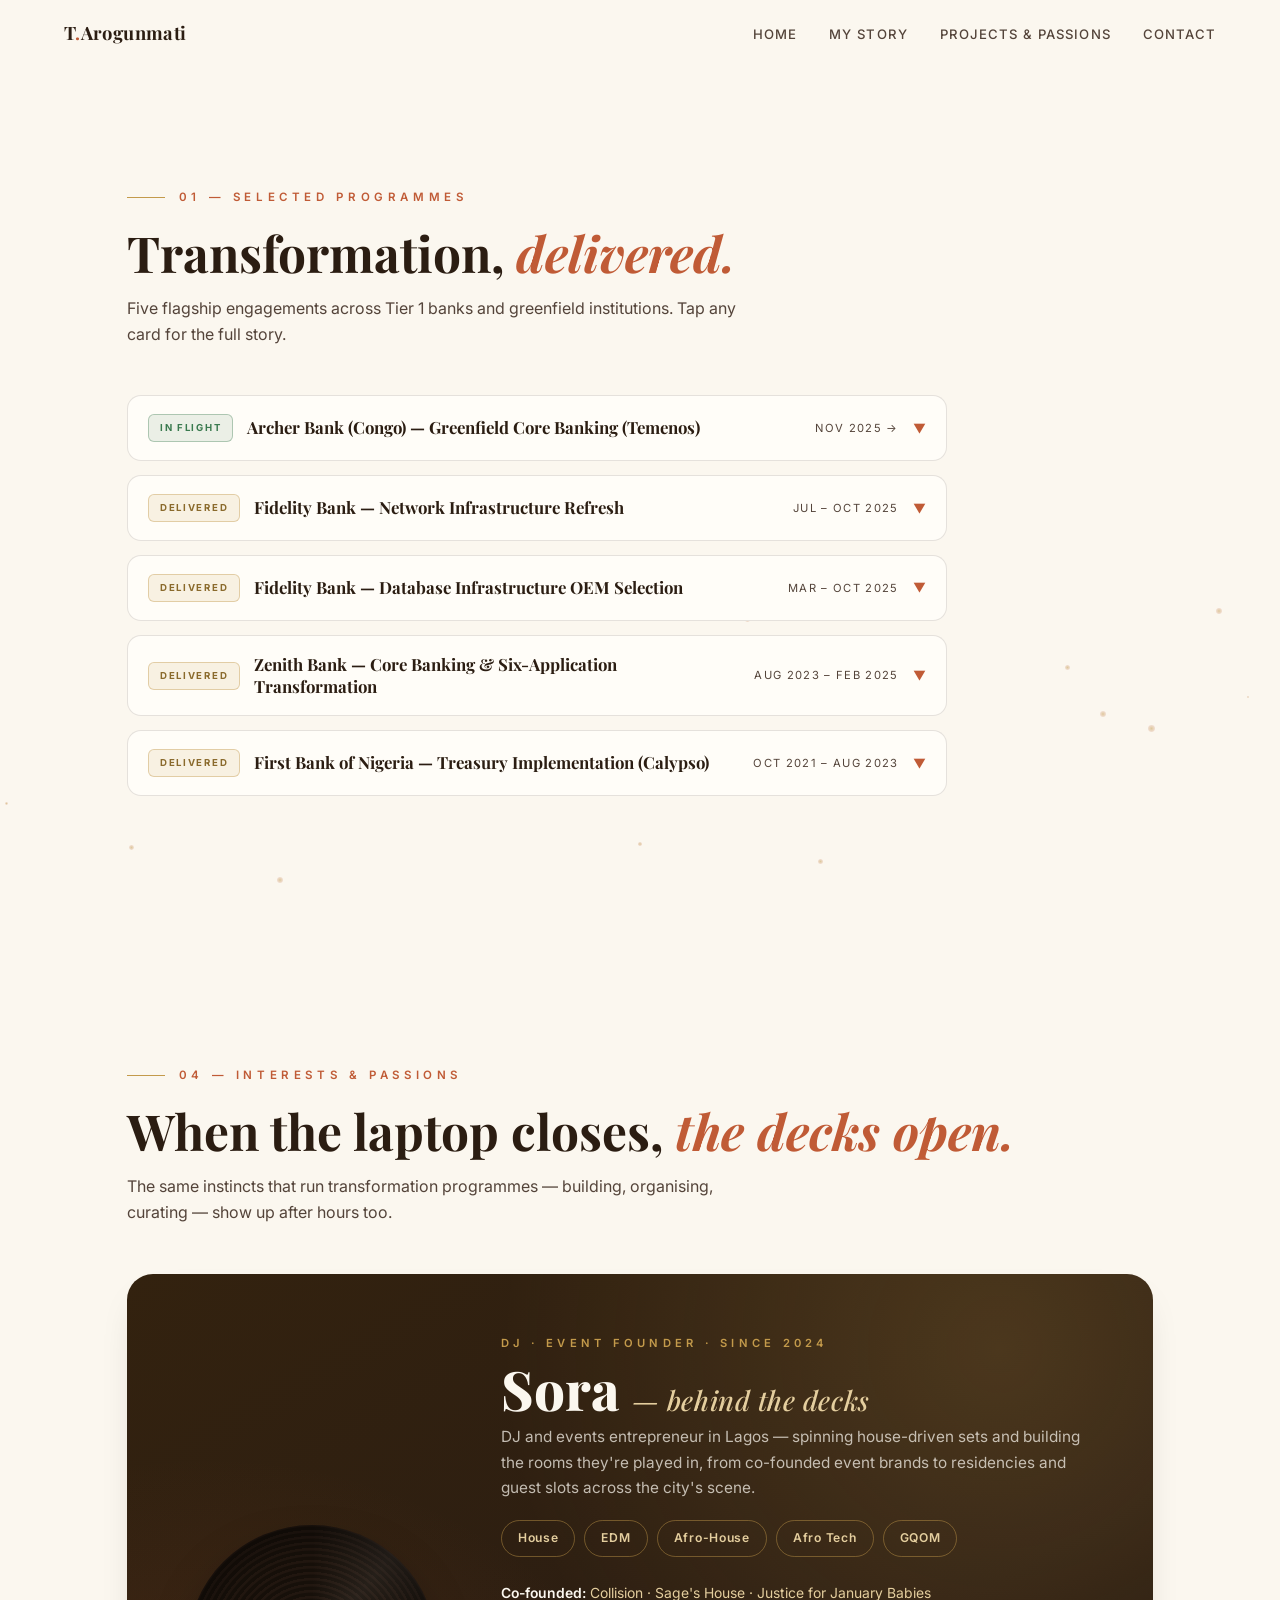
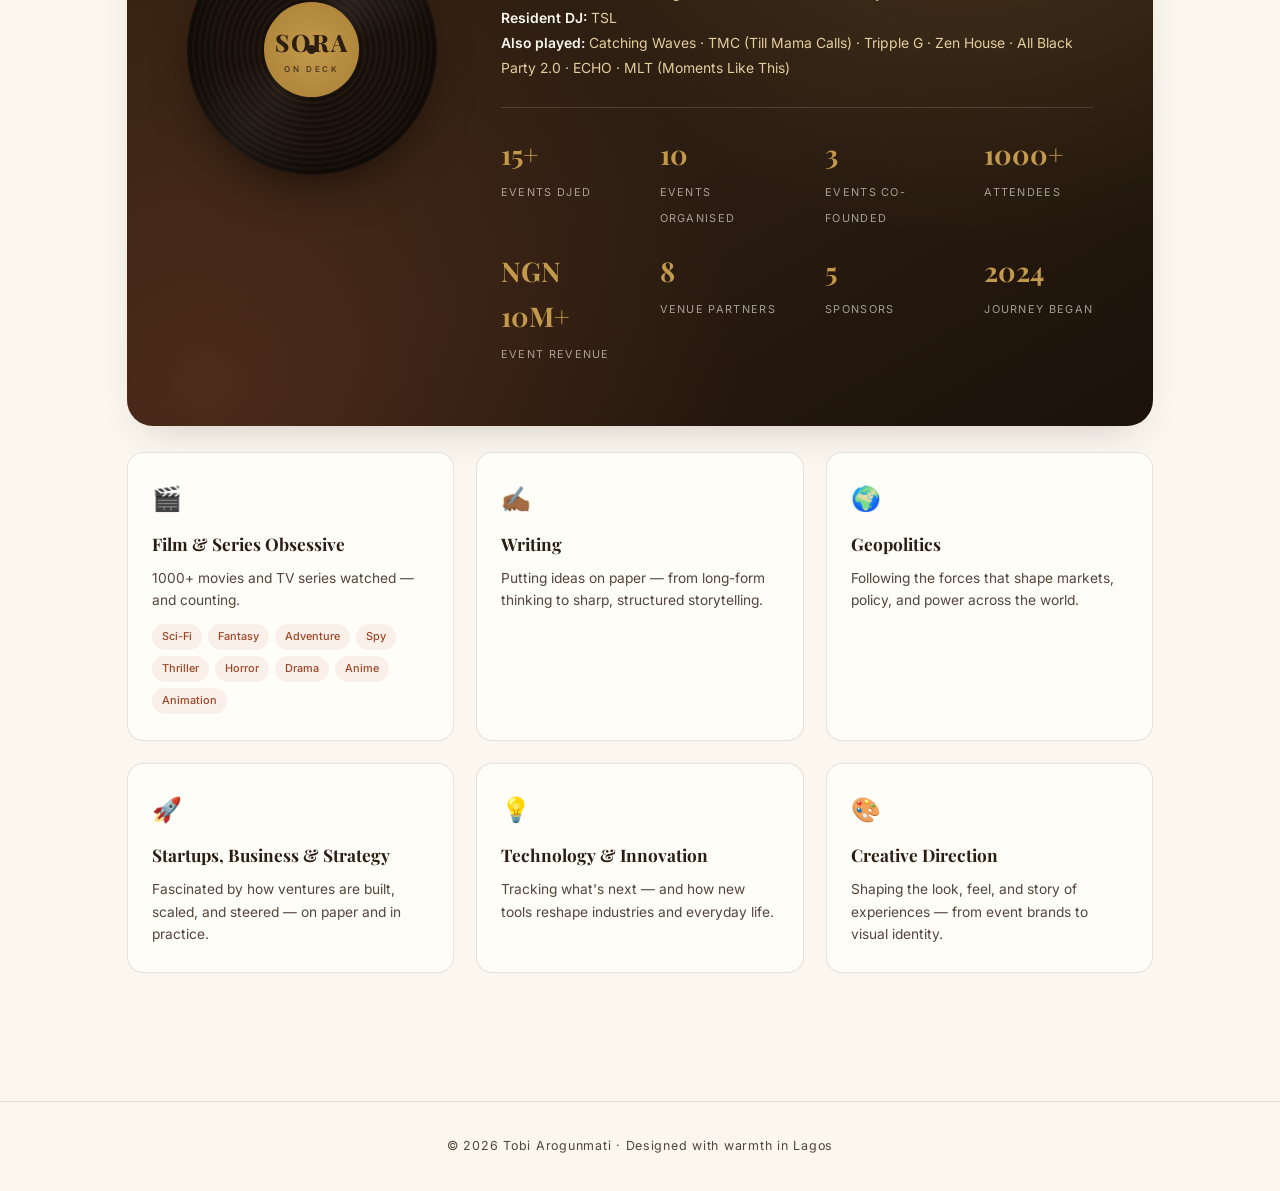
<file: projects.html>
<!DOCTYPE html>
<html lang="en">
<head>
<meta charset="UTF-8">
<meta name="viewport" content="width=device-width, initial-scale=1.0">
<meta name="color-scheme" content="only light">
<title>Projects & Passions — Tobi Arogunmati</title>
<link rel="preconnect" href="https://fonts.googleapis.com">
<link rel="preconnect" href="https://fonts.gstatic.com" crossorigin>
<link href="https://fonts.googleapis.com/css2?family=Playfair+Display:ital,wght@0,400;0,500;0,600;0,700;0,800;1,400;1,500&family=Inter:wght@300;400;500;600;700&display=swap" rel="stylesheet">
<link rel="stylesheet" href="styles.css">
</head>
<body>
<div id="particles"></div>
<nav id="nav">
  <a href="index.html" class="nav-logo">T<em>.</em>Arogunmati</a>
  <button id="menuBtn" aria-label="Toggle menu"><span></span><span></span><span></span></button>
  <ul class="nav-links" id="navLinks">
    <li><a href="index.html">Home</a></li>
    <li><a href="about.html">My Story</a></li>
    <li><a href="projects.html">Projects &amp; Passions</a></li>
    <li><a href="about.html#contact">Contact</a></li>
  </ul>
</nav>
<main style="padding-top:60px">
<section id="programmes">
  <div class="eyebrow reveal">01 — Selected Programmes</div>
  <h2 class="section-title reveal d1">Transformation, <em>delivered.</em></h2>
  <p class="section-sub reveal d2">Five flagship engagements across Tier 1 banks and greenfield institutions. Tap any card for the full story.</p>
<details class="eng reveal">
        <summary><span class="badge badge-flight">In Flight</span><span class="eng-title">Archer Bank (Congo) — Greenfield Core Banking (Temenos)</span><span class="eng-date">Nov 2025 →</span><span class="eng-chev">▼</span></summary>
        <div class="eng-body">
          <div class="eng-kicker">Team Lead, Implementation PM &amp; QA · Assistant Manager · 50+ Resources · 3 Organisations · 10-Month Runway</div>
          <ul>
            <li>Leading the functional and integration workstream on a greenfield Temenos Transact &amp; Digital implementation for a new bank building its systems and operations from zero — KPMG as project manager alongside integrator ITSS, while the bank pursues regulatory approvals.</li>
            <li>Coordinating 50+ resources across three organisations (5 KPMG, 15+ integrator, 30+ bank) over a 10-month timeline to first go-live.</li>
            <li>Coordinating requirements-gathering sessions, solution demos, and workshops, and leading review, training, and sign-off on key project documents across workstreams.</li>
            <li>Coordinated development of 3,000+ UAT test cases across 11 modules and 19 priority applications — payments, RTGS, remittances, reconciliation, regulatory reporting, AML, market data, statements, SMS notifications, card clearing, and cheque management — from a total scope of 38 applications.</li>
            <li>Leading integration alignment across infrastructure and interfacing workstreams to drive end-to-end readiness ahead of go-live.</li>
          </ul>
        </div>
      </details>
<details class="eng reveal">
        <summary><span class="badge badge-done">Delivered</span><span class="eng-title">Fidelity Bank — Network Infrastructure Refresh</span><span class="eng-date">Jul – Oct 2025</span><span class="eng-chev">▼</span></summary>
        <div class="eng-body">
          <div class="eng-kicker">Project Management Lead · Experienced Senior · Tier 1 Bank · Primary + DR Sites</div>
          <ul>
            <li>Led the phase-out and replacement of 10 out-of-warranty, end-of-life leaf and border switches across primary and DR sites — eliminating unsupported hardware and its security vulnerabilities while restoring full vendor support coverage.</li>
            <li>Directed a 4-person KPMG team coordinating 5 Huawei engineers and 10+ Fidelity resources, sequencing cutovers over weekend maintenance windows to minimise impact.</li>
            <li>Completed the 4-month refresh with near-zero operational disruption to core banking network services across both sites.</li>
          </ul>
        </div>
      </details>
<details class="eng reveal">
        <summary><span class="badge badge-done">Delivered</span><span class="eng-title">Fidelity Bank — Database Infrastructure OEM Selection</span><span class="eng-date">Mar – Oct 2025</span><span class="eng-chev">▼</span></summary>
        <div class="eng-body">
          <div class="eng-kicker">Project Lead, System Selection &amp; RFP · Senior Associate · $3M+ Decision · 3 Global OEMs</div>
          <ul>
            <li>Led the system selection and RFP process for the database infrastructure powering Fidelity's Finacle 11 core banking upgrade — a $3M+ decision evaluating Oracle, Dell, and HP over 3 months.</li>
            <li>Designed and ran a 3-phase evaluation framework: scoring written proposals, vendor presentations, and reference checks (3 references interviewed per OEM) against cost, functionality, and the bank's strategic objectives.</li>
            <li>Delivered the recommendation that informed the bank's award to the selected vendor, directly enabling progression to the full implementation phase.</li>
          </ul>
        </div>
      </details>
<details class="eng reveal">
        <summary><span class="badge badge-done">Delivered</span><span class="eng-title">Zenith Bank — Core Banking &amp; Six-Application Transformation</span><span class="eng-date">Aug 2023 – Feb 2025</span><span class="eng-chev">▼</span></summary>
        <div class="eng-body">
          <div class="eng-kicker">Integration &amp; Application Workstream Lead · Senior Associate → Experienced Senior · $5M+ Programme · 100+ Resources</div>
          <ul>
            <li>Led the integration and applications workstream on a $5M+ enterprise transformation migrating Zenith Bank from Phoenix to Oracle FLEXCUBE — one of 6 concurrent enterprise platform implementations spanning core banking, treasury, lending, and trade.</li>
            <li>Owned integration and refactoring of the bank's 200+ internal applications, middleware, and services — rebuilding 5 business-critical applications covering payments, workflows, and approvals, and reconnecting legacy database links to the new core.</li>
            <li>Safeguarded continuity for 20M+ customer accounts across 390 branches and all customer channels (USSD, internet banking, mobile banking, payment gateways, third-party integrations) through core banking cutover.</li>
            <li>Delivered concurrent implementation of Oracle Lending, Kastle Lending, Calypso, Oracle Trade, and a new Enterprise Service Bus into the new core environment.</li>
            <li>Directed a 2-person KPMG integration team coordinating 5 development-team PMs alongside DevOps, security, QA, and business analysts, plus 20+ departmental users — and supported training of 200+ bank staff.</li>
            <li>Drove core banking go-live in August 2024, then led defect resolution, stabilisation, and supplementary module delivery through February 2025.</li>
          </ul>
        </div>
      </details>
<details class="eng reveal">
        <summary><span class="badge badge-done">Delivered</span><span class="eng-title">First Bank of Nigeria — Treasury Implementation (Calypso)</span><span class="eng-date">Oct 2021 – Aug 2023</span><span class="eng-chev">▼</span></summary>
        <div class="eng-body">
          <div class="eng-kicker">Functional &amp; Data Workstream · Experienced Analyst → Associate · ~$2.5B Portfolio Migrated · 22-Month Programme</div>
          <ul>
            <li>Delivered the functional and data workstream of a Calypso treasury implementation for one of Nigeria's largest banks — migrating from Finacle Treasury to Calypso across 10 cross-functional units, with KPMG as project manager and QA lead alongside integrator Seaico.</li>
            <li>Achieved 97% data accuracy migrating a ~$2.5B treasury portfolio (FX trades, money market securities, bonds and treasury bills, borrowings, placements, Eurobonds) by architecting ETL validation protocols and leading resolution of 50+ critical defects across 13,000+ trade records.</li>
            <li>Drove UAT to a 97% pass rate across 500+ test cases — facilitating defect-management sessions, coordinating testing across Treasury, Risk, IT, and Finance, and administering the Azure test tool.</li>
            <li>Stepped up as Calypso SME during vendor-availability gaps, guiding end users and unblocking UAT execution to keep testing on schedule.</li>
            <li>Enabled 100% trader self-sufficiency at go-live via Train-the-Trainer curricula and process-impact assessments for 30+ treasury users across 6 business departments.</li>
            <li>Configured requirements for new products (Precious Metals, Commodity OTC) with zero requirement gaps in the RTM — contributing to a clean go-live with zero rollback.</li>
          </ul>
        </div>
      </details>
</section>
<!-- ============ INTERESTS & PASSIONS ============ -->
<section id="passions">
  <div class="eyebrow reveal">04 — Interests &amp; Passions</div>
  <h2 class="section-title reveal d1">When the laptop closes, <em>the decks open.</em></h2>
  <p class="section-sub reveal d2">The same instincts that run transformation programmes — building, organising, curating — show up after hours too.</p>

  <div class="dj-card reveal d1">
    <div class="vinyl-wrap">
      <div class="vinyl">
        <div class="vinyl-label"><b>SORA</b><span>On Deck</span></div>
      </div>
    </div>
    <div>
      <div class="dj-kicker">DJ · Event Founder · Since 2024</div>
      <div class="dj-name">Sora <em>— behind the decks</em></div>
      <p class="dj-desc">DJ and events entrepreneur in Lagos — spinning house-driven sets and building the rooms they're played in, from co-founded event brands to residencies and guest slots across the city's scene.</p>
      <div class="genre-row">
        <span class="genre-chip">House</span>
        <span class="genre-chip">EDM</span>
        <span class="genre-chip">Afro-House</span>
        <span class="genre-chip">Afro Tech</span>
        <span class="genre-chip">GQOM</span>
      </div>
      <div class="dj-events">
        <b>Co-founded:</b> <span class="ev">Collision · Sage's House · Justice for January Babies</span><br>
        <b>Resident DJ:</b> <span class="ev">TSL</span><br>
        <b>Also played:</b> <span class="ev">Catching Waves · TMC (Till Mama Calls) · Tripple G · Zen House · All Black Party 2.0 · ECHO · MLT (Moments Like This)</span>
      </div>
      <div class="dj-stats">
        <div><b>15+</b><span>Events DJed</span></div>
        <div><b>10</b><span>Events Organised</span></div>
        <div><b>3</b><span>Events Co-founded</span></div>
        <div><b>1000+</b><span>Attendees</span></div>
        <div><b>NGN 10M+</b><span>Event Revenue</span></div>
        <div><b>8</b><span>Venue Partners</span></div>
        <div><b>5</b><span>Sponsors</span></div>
        <div><b>2024</b><span>Journey Began</span></div>
      </div>
    </div>
  </div>

  <div class="interest-grid">
    <div class="interest-card reveal d1">
      <span class="interest-icon">🎬</span>
      <h4>Film &amp; Series Obsessive</h4>
      <p>1000+ movies and TV series watched — and counting.</p>
      <div class="mini-chips">
        <span>Sci-Fi</span><span>Fantasy</span><span>Adventure</span><span>Spy</span><span>Thriller</span><span>Horror</span><span>Drama</span><span>Anime</span><span>Animation</span>
      </div>
    </div>
    <div class="interest-card reveal d2">
      <span class="interest-icon">✍🏾</span>
      <h4>Writing</h4>
      <p>Putting ideas on paper — from long-form thinking to sharp, structured storytelling.</p>
    </div>
    <div class="interest-card reveal d3">
      <span class="interest-icon">🌍</span>
      <h4>Geopolitics</h4>
      <p>Following the forces that shape markets, policy, and power across the world.</p>
    </div>
    <div class="interest-card reveal d1">
      <span class="interest-icon">🚀</span>
      <h4>Startups, Business &amp; Strategy</h4>
      <p>Fascinated by how ventures are built, scaled, and steered — on paper and in practice.</p>
    </div>
    <div class="interest-card reveal d2">
      <span class="interest-icon">💡</span>
      <h4>Technology &amp; Innovation</h4>
      <p>Tracking what's next — and how new tools reshape industries and everyday life.</p>
    </div>
    <div class="interest-card reveal d3">
      <span class="interest-icon">🎨</span>
      <h4>Creative Direction</h4>
      <p>Shaping the look, feel, and story of experiences — from event brands to visual identity.</p>
    </div>
  </div>
</section>

</main>
<footer>© 2026 Tobi Arogunmati · Designed with warmth in Lagos</footer>
<script src="main.js"></script>
</body>
</html>
</file>
<file: styles.css>
html{color-scheme:only light}
:root{
  color-scheme:only light;
  --cream:#FBF7EF;
  --cream-2:#F4EDDF;
  --ink:#2B1D12;
  --ink-soft:#54443A;
  --terracotta:#C05B36;
  --terracotta-deep:#9E4526;
  --gold:#C39A4B;
  --gold-soft:#E4CE9E;
  --card:#FFFDF8;
  --line:rgba(43,29,18,.12);
  --shadow:0 18px 40px -18px rgba(43,29,18,.22);
}
*{margin:0;padding:0;box-sizing:border-box}
html{scroll-behavior:smooth}
body{
  font-family:'Inter',sans-serif;
  background:var(--cream);
  color:var(--ink);
  line-height:1.65;
  overflow-x:hidden;
  -webkit-font-smoothing:antialiased;
}
::selection{background:var(--gold-soft);color:var(--ink)}
h1,h2,h3,.serif{font-family:'Playfair Display',serif}

/* ============ LOADING SCREEN ============ */
#loader{
  position:fixed;inset:0;z-index:1000;
  background:var(--cream);
  display:flex;flex-direction:column;align-items:center;justify-content:center;gap:22px;
  transition:opacity .8s ease,visibility .8s ease;
}
#loader.hidden{opacity:0;visibility:hidden}
.loader-mark{
  width:84px;height:84px;border-radius:50%;
  border:1px solid var(--gold);
  display:flex;align-items:center;justify-content:center;
  font-family:'Playfair Display',serif;font-size:1.6rem;font-weight:600;color:var(--terracotta);
  animation:loaderPulse 1.6s ease-in-out infinite;
  position:relative;
}
.loader-mark::after{
  content:'';position:absolute;inset:-10px;border-radius:50%;
  border:1px solid rgba(195,154,75,.35);
  animation:ringGrow 1.6s ease-out infinite;
}
@keyframes loaderPulse{0%,100%{transform:scale(1)}50%{transform:scale(1.05)}}
@keyframes ringGrow{0%{transform:scale(.85);opacity:1}100%{transform:scale(1.3);opacity:0}}
.loader-text{
  font-size:.72rem;letter-spacing:.42em;text-transform:uppercase;color:var(--ink-soft);
  animation:loaderFade 1.6s ease-in-out infinite;
}
@keyframes loaderFade{0%,100%{opacity:.35}50%{opacity:1}}

/* ============ PARTICLES ============ */
#particles{position:fixed;inset:0;pointer-events:none;z-index:0;overflow:hidden}
.particle{
  position:absolute;border-radius:50%;
  background:radial-gradient(circle,rgba(195,154,75,.5),rgba(192,91,54,.15) 70%,transparent);
  animation:floatUp linear infinite;
  will-change:transform,opacity;
}
@keyframes floatUp{
  0%{transform:translateY(0) translateX(0);opacity:0}
  12%{opacity:var(--po,.5)}
  88%{opacity:var(--po,.5)}
  100%{transform:translateY(-110vh) translateX(var(--drift,20px));opacity:0}
}

/* ============ NAV ============ */
nav{
  position:fixed;top:0;left:0;right:0;z-index:100;
  display:flex;align-items:center;justify-content:space-between;
  padding:18px clamp(20px,5vw,64px);
  background:rgba(251,247,239,.85);
  backdrop-filter:blur(14px);-webkit-backdrop-filter:blur(14px);
  border-bottom:1px solid transparent;
  transition:border-color .4s ease,box-shadow .4s ease;
}
nav.scrolled{border-bottom-color:var(--line);box-shadow:0 6px 24px -18px rgba(43,29,18,.3)}
.nav-logo{font-family:'Playfair Display',serif;font-weight:700;font-size:1.15rem;color:var(--ink);text-decoration:none;letter-spacing:.02em}
.nav-logo em{color:var(--terracotta);font-style:normal}
.nav-links{display:flex;gap:clamp(14px,2.5vw,34px);list-style:none}
.nav-links a{
  text-decoration:none;color:var(--ink-soft);font-size:.82rem;font-weight:500;
  letter-spacing:.08em;text-transform:uppercase;position:relative;padding:4px 0;
  transition:color .3s ease;
}
.nav-links a::after{
  content:'';position:absolute;left:0;bottom:0;width:0;height:1.5px;
  background:var(--terracotta);transition:width .35s ease;
}
.nav-links a:hover{color:var(--terracotta)}
.nav-links a:hover::after{width:100%}
#menuBtn{display:none;background:none;border:none;cursor:pointer;padding:6px}
#menuBtn span{display:block;width:24px;height:2px;background:var(--ink);margin:5px 0;transition:.3s ease;border-radius:2px}
#menuBtn.open span:nth-child(1){transform:translateY(7px) rotate(45deg)}
#menuBtn.open span:nth-child(2){opacity:0}
#menuBtn.open span:nth-child(3){transform:translateY(-7px) rotate(-45deg)}

/* ============ LAYOUT ============ */
main{position:relative;z-index:1}
section{padding:clamp(72px,10vw,130px) clamp(20px,6vw,80px);max-width:1180px;margin:0 auto}
.eyebrow{
  font-size:.72rem;font-weight:600;letter-spacing:.4em;text-transform:uppercase;
  color:var(--terracotta);display:flex;align-items:center;gap:14px;margin-bottom:18px;
}
.eyebrow::before{content:'';width:38px;height:1px;background:var(--gold)}
.section-title{font-size:clamp(2rem,4.4vw,3.1rem);font-weight:700;line-height:1.12;margin-bottom:14px}
.section-title em{font-style:italic;color:var(--terracotta)}
.section-sub{color:var(--ink-soft);max-width:640px;font-size:1rem;margin-bottom:48px}

/* scroll reveal */
.reveal{opacity:0;transform:translateY(36px);transition:opacity .9s cubic-bezier(.22,.61,.36,1),transform .9s cubic-bezier(.22,.61,.36,1)}
.reveal.visible{opacity:1;transform:translateY(0)}
.reveal.d1{transition-delay:.1s}.reveal.d2{transition-delay:.2s}.reveal.d3{transition-delay:.3s}.reveal.d4{transition-delay:.4s}

/* ============ HERO ============ */
#hero{
  min-height:100vh;display:flex;align-items:center;
  padding-top:120px;position:relative;
}
.hero-grid{display:grid;grid-template-columns:1.4fr .9fr;gap:clamp(32px,5vw,72px);align-items:center;width:100%}
.hero-kicker{
  font-size:.75rem;font-weight:600;letter-spacing:.42em;text-transform:uppercase;color:var(--ink-soft);
  margin-bottom:22px;display:flex;align-items:center;gap:14px;
}
.hero-kicker::before{content:'';width:46px;height:1px;background:var(--terracotta)}
.hero-name{
  font-size:clamp(2.9rem,7.4vw,5.4rem);font-weight:800;line-height:1.04;
  margin-bottom:8px;position:relative;
}
.hero-name .shimmer{
  background:linear-gradient(100deg,
    var(--ink) 0%, var(--ink) 38%,
    var(--terracotta) 46%, var(--gold) 52%, var(--terracotta) 58%,
    var(--ink) 66%, var(--ink) 100%);
  background-size:250% 100%;
  -webkit-background-clip:text;background-clip:text;
  -webkit-text-fill-color:transparent;color:transparent;
  animation:shimmerSweep 5.5s ease-in-out infinite;
}
@keyframes shimmerSweep{
  0%{background-position:118% 0}
  55%{background-position:-40% 0}
  100%{background-position:-40% 0}
}
.hero-name .lastname{display:block;font-style:italic;font-weight:500;color:var(--terracotta);font-size:.62em;letter-spacing:.01em;margin-top:2px}
.hero-title{
  font-size:clamp(1rem,1.8vw,1.2rem);font-weight:500;color:var(--ink);
  margin:20px 0 14px;letter-spacing:.01em;
}
.hero-title .dot{color:var(--gold);margin:0 8px}
.hero-line{color:var(--ink-soft);max-width:560px;font-size:1.02rem;margin-bottom:36px}
.hero-cta{display:flex;gap:16px;flex-wrap:wrap}
.btn{
  display:inline-flex;align-items:center;gap:10px;
  padding:14px 30px;border-radius:999px;font-size:.85rem;font-weight:600;
  letter-spacing:.06em;text-transform:uppercase;text-decoration:none;
  transition:transform .3s ease,box-shadow .3s ease,background .3s ease,color .3s ease;
}
.btn-primary{background:var(--terracotta);color:var(--cream);box-shadow:0 12px 28px -12px rgba(192,91,54,.55)}
.btn-primary:hover{background:var(--terracotta-deep);transform:translateY(-2px);box-shadow:0 18px 34px -12px rgba(192,91,54,.6)}
.btn-ghost{border:1px solid var(--ink);color:var(--ink)}
.btn-ghost:hover{background:var(--ink);color:var(--cream);transform:translateY(-2px)}

/* avatar + pulsing ring */
.hero-visual{display:flex;justify-content:center}
.avatar-wrap{position:relative;width:clamp(220px,26vw,300px);aspect-ratio:1}
.avatar{
  position:absolute;inset:0;border-radius:50%;
  background:linear-gradient(145deg,#3A2718,var(--ink) 55%,#1D130B);
  display:flex;align-items:center;justify-content:center;
  color:var(--gold-soft);
  font-family:'Playfair Display',serif;font-size:clamp(3.4rem,6vw,4.6rem);font-weight:700;
  letter-spacing:.04em;
  box-shadow:var(--shadow);
  z-index:2;
}
.avatar small{font-family:'Inter',sans-serif;position:absolute;bottom:20%;font-size:.6rem;letter-spacing:.4em;text-transform:uppercase;color:rgba(228,206,158,.6)}
.pulse-ring,.pulse-ring-2{
  position:absolute;inset:-14px;border-radius:50%;
  border:1.5px solid var(--terracotta);
  animation:pulseRing 3s ease-out infinite;
}
.pulse-ring-2{inset:-14px;border-color:var(--gold);animation-delay:1.5s}
@keyframes pulseRing{
  0%{transform:scale(.96);opacity:.85}
  70%{transform:scale(1.22);opacity:0}
  100%{transform:scale(1.22);opacity:0}
}
.avatar-orbit{
  position:absolute;inset:-34px;border-radius:50%;
  border:1px dashed rgba(195,154,75,.5);
  animation:orbitSpin 26s linear infinite;
}
.avatar-orbit::before{
  content:'';position:absolute;top:-4px;left:50%;width:8px;height:8px;border-radius:50%;
  background:var(--gold);box-shadow:0 0 12px rgba(195,154,75,.8);
}
@keyframes orbitSpin{to{transform:rotate(360deg)}}

.hero-stats{
  display:flex;gap:clamp(24px,4vw,56px);margin-top:56px;flex-wrap:wrap;
  border-top:1px solid var(--line);padding-top:28px;
}
.stat b{font-family:'Playfair Display',serif;font-size:clamp(1.5rem,2.6vw,2rem);font-weight:700;color:var(--terracotta);display:block}
.stat span{font-size:.75rem;letter-spacing:.14em;text-transform:uppercase;color:var(--ink-soft)}

/* ============ ABOUT ============ */
#about .about-grid{display:grid;grid-template-columns:1.1fr .9fr;gap:clamp(32px,5vw,72px)}
.about-copy p{color:var(--ink-soft);margin-bottom:18px;font-size:1.02rem}
.about-copy p strong{color:var(--ink);font-weight:600}
.about-card{
  background:var(--card);border:1px solid var(--line);border-radius:18px;
  padding:32px;box-shadow:var(--shadow);align-self:start;
}
.about-card h3{font-size:1.2rem;margin-bottom:18px}
.about-card ul{list-style:none}
.about-card li{
  display:flex;gap:12px;align-items:flex-start;padding:11px 0;
  border-bottom:1px dashed var(--line);font-size:.93rem;color:var(--ink-soft);
}
.about-card li:last-child{border-bottom:none}
.about-card li::before{content:'◆';color:var(--gold);font-size:.6rem;margin-top:7px;flex-shrink:0}
.about-card li b{color:var(--ink);font-weight:600}

/* ============ SKILLS ============ */
#skills{background:var(--cream-2);max-width:none}
#skills .inner{max-width:1180px;margin:0 auto}
.skills-grid{display:grid;grid-template-columns:1fr 1fr;gap:clamp(28px,4vw,64px)}
.skill-block h3{font-size:1.15rem;margin-bottom:24px;display:flex;align-items:center;gap:12px}
.skill-block h3::after{content:'';flex:1;height:1px;background:var(--line)}
.skill{margin-bottom:22px}
.skill-head{display:flex;justify-content:space-between;font-size:.88rem;font-weight:500;margin-bottom:8px}
.bar{height:7px;background:rgba(43,29,18,.08);border-radius:99px;overflow:hidden}
.bar-fill{
  height:100%;width:0;border-radius:99px;
  background:linear-gradient(90deg,var(--terracotta),var(--gold));
  transition:width 1.4s cubic-bezier(.22,.61,.36,1);
  position:relative;
}
.bar-fill::after{
  content:'';position:absolute;inset:0;
  background:linear-gradient(100deg,transparent 30%,rgba(255,255,255,.45) 50%,transparent 70%);
  background-size:200% 100%;
  animation:barShine 2.6s ease-in-out infinite;
}
@keyframes barShine{0%{background-position:180% 0}100%{background-position:-80% 0}}
.chip-row{display:flex;flex-wrap:wrap;gap:10px;margin-top:8px}
.chip{
  padding:8px 16px;border-radius:999px;font-size:.8rem;font-weight:500;
  border:1px solid var(--line);background:var(--card);color:var(--ink-soft);
  transition:border-color .3s ease,color .3s ease,transform .3s ease;
}
.chip:hover{border-color:var(--gold);color:var(--terracotta);transform:translateY(-2px)}

/* competency cards */
.comp-grid{display:grid;grid-template-columns:repeat(3,1fr);gap:22px;margin-bottom:60px}
.comp-card{
  background:var(--card);border:1px solid var(--line);border-radius:16px;padding:28px 24px;
  transition:transform .35s ease,box-shadow .35s ease,border-color .35s ease;
}
.comp-card:hover{transform:translateY(-5px);box-shadow:var(--shadow);border-color:var(--gold)}
.comp-icon{
  width:46px;height:46px;border-radius:12px;background:rgba(195,154,75,.14);
  display:flex;align-items:center;justify-content:center;font-size:1.25rem;margin-bottom:16px;
}
.comp-card h4{font-family:'Playfair Display',serif;font-size:1.08rem;font-weight:700;margin-bottom:8px}
.comp-card p{font-size:.87rem;color:var(--ink-soft)}

/* engagement cards (collapsible, inside timeline) */
.eng{
  background:var(--card);border:1px solid var(--line);border-radius:14px;
  margin-bottom:14px;overflow:hidden;max-width:820px;
  transition:border-color .35s ease,box-shadow .35s ease;
}
.eng:hover{box-shadow:var(--shadow)}
.eng[open]{border-color:var(--gold)}
.eng summary{
  list-style:none;cursor:pointer;display:flex;align-items:center;gap:14px;
  padding:18px 20px;flex-wrap:wrap;
}
.eng summary::-webkit-details-marker{display:none}
.badge{
  font-size:.6rem;font-weight:700;letter-spacing:.18em;text-transform:uppercase;
  padding:5px 11px;border-radius:6px;white-space:nowrap;
}
.badge-flight{background:rgba(58,122,79,.1);color:#3A7A4F;border:1px solid rgba(58,122,79,.35)}
.badge-done{background:rgba(195,154,75,.12);color:#8A6A2C;border:1px solid rgba(195,154,75,.4)}
.eng-title{font-family:'Playfair Display',serif;font-weight:700;font-size:1.05rem;flex:1;min-width:220px;line-height:1.3}
.eng-date{font-size:.7rem;letter-spacing:.12em;color:var(--ink-soft);text-transform:uppercase;white-space:nowrap}
.eng-chev{color:var(--terracotta);font-size:.8rem;transition:transform .3s ease}
.eng[open] .eng-chev{transform:rotate(180deg)}
.eng-body{padding:0 20px 20px}
.eng-kicker{
  font-size:.7rem;font-weight:600;letter-spacing:.14em;text-transform:uppercase;
  color:var(--terracotta);margin-bottom:12px;
}
.eng-body ul li{font-size:.9rem}

/* ============ EXPERIENCE ============ */
.timeline{position:relative;margin-top:8px}
.timeline::before{
  content:'';position:absolute;left:9px;top:6px;bottom:6px;width:1.5px;
  background:linear-gradient(var(--gold),var(--terracotta) 60%,transparent);
}
.tl-item{position:relative;padding:0 0 44px 46px}
.tl-item:last-child{padding-bottom:0}
.tl-dot{
  position:absolute;left:0;top:6px;width:20px;height:20px;border-radius:50%;
  background:var(--cream);border:2px solid var(--terracotta);
}
.tl-dot::after{content:'';position:absolute;inset:4px;border-radius:50%;background:var(--gold);opacity:.9}
.tl-period{font-size:.74rem;font-weight:600;letter-spacing:.16em;text-transform:uppercase;color:var(--terracotta);margin-bottom:6px}
.tl-role{font-size:1.28rem;font-weight:700;margin-bottom:2px}
.tl-org{font-size:.92rem;color:var(--ink-soft);font-style:italic;font-family:'Playfair Display',serif;margin-bottom:12px}
.tl-item p{color:var(--ink-soft);font-size:.95rem;max-width:760px}
.tl-item ul{margin-top:10px;list-style:none;max-width:760px}
.tl-item ul li{
  position:relative;padding-left:20px;color:var(--ink-soft);font-size:.92rem;margin-bottom:7px;
}
.tl-item ul li::before{content:'—';position:absolute;left:0;color:var(--gold)}

/* ============ INTERESTS & PASSIONS ============ */
.dj-card{
  background:linear-gradient(150deg,#33220F,var(--ink) 60%,#1C1209);
  border-radius:26px;padding:clamp(36px,5vw,60px);
  color:var(--cream);position:relative;overflow:hidden;
  display:grid;grid-template-columns:auto 1fr;gap:clamp(28px,5vw,64px);align-items:center;
  box-shadow:var(--shadow);
}
.dj-card::before{
  content:'';position:absolute;inset:0;
  background:radial-gradient(circle at 85% 10%,rgba(195,154,75,.2),transparent 45%),
             radial-gradient(circle at 8% 95%,rgba(192,91,54,.22),transparent 45%);
  pointer-events:none;
}
.dj-card>*{position:relative}
.vinyl-wrap{display:flex;justify-content:center}
.vinyl{
  width:clamp(180px,22vw,250px);aspect-ratio:1;border-radius:50%;
  background:
    repeating-radial-gradient(circle at 50% 50%,
      #17100A 0px,#17100A 3px,#221710 4px,#221710 6px);
  box-shadow:0 20px 50px -18px rgba(0,0,0,.65),inset 0 0 40px rgba(0,0,0,.6);
  position:relative;
  animation:vinylSpin 6s linear infinite;
}
.vinyl::before{
  content:'';position:absolute;inset:0;border-radius:50%;
  background:conic-gradient(from 0deg,transparent 0deg,rgba(251,247,239,.07) 40deg,transparent 80deg,transparent 180deg,rgba(251,247,239,.05) 220deg,transparent 260deg);
}
.vinyl-label{
  position:absolute;inset:31%;border-radius:50%;
  background:radial-gradient(circle,var(--gold) 0%,#A87F35 100%);
  display:flex;flex-direction:column;align-items:center;justify-content:center;
  color:var(--ink);
}
.vinyl-label b{font-family:'Playfair Display',serif;font-size:clamp(1.1rem,2vw,1.5rem);font-weight:800;letter-spacing:.08em}
.vinyl-label span{font-size:.5rem;letter-spacing:.32em;text-transform:uppercase;font-weight:600;opacity:.75}
.vinyl-label::after{
  content:'';position:absolute;width:9px;height:9px;border-radius:50%;
  background:var(--ink);top:calc(50% - 4.5px);
}
@keyframes vinylSpin{to{transform:rotate(360deg)}}
.dj-kicker{font-size:.7rem;font-weight:600;letter-spacing:.38em;text-transform:uppercase;color:var(--gold);margin-bottom:10px}
.dj-name{font-family:'Playfair Display',serif;font-size:clamp(2.2rem,5vw,3.4rem);font-weight:800;line-height:1;margin-bottom:8px}
.dj-name em{font-style:italic;font-weight:500;color:var(--gold-soft);font-size:.5em;letter-spacing:.02em}
.dj-desc{color:rgba(251,247,239,.72);font-size:.96rem;max-width:600px;margin-bottom:20px}
.genre-row{display:flex;flex-wrap:wrap;gap:9px;margin-bottom:24px}
.genre-chip{
  padding:7px 16px;border-radius:999px;font-size:.76rem;font-weight:600;letter-spacing:.06em;
  border:1px solid rgba(195,154,75,.45);color:var(--gold-soft);
  transition:background .3s ease,color .3s ease,transform .3s ease;
}
.genre-chip:hover{background:var(--gold);color:var(--ink);transform:translateY(-2px)}
.dj-events{font-size:.87rem;color:rgba(251,247,239,.75);margin-bottom:26px;line-height:1.8}
.dj-events b{color:var(--cream);font-weight:600}
.dj-events .ev{color:var(--gold-soft)}
.dj-stats{
  display:grid;grid-template-columns:repeat(4,auto);gap:20px clamp(20px,3vw,44px);
  border-top:1px solid rgba(251,247,239,.15);padding-top:24px;width:fit-content;
}
.dj-stats div b{font-family:'Playfair Display',serif;font-size:clamp(1.25rem,2.2vw,1.7rem);font-weight:700;color:var(--gold);display:block}
.dj-stats div span{font-size:.68rem;letter-spacing:.12em;text-transform:uppercase;color:rgba(251,247,239,.6)}
.interest-grid{display:grid;grid-template-columns:repeat(3,1fr);gap:22px;margin-top:26px}
.interest-card{
  background:var(--card);border:1px solid var(--line);border-radius:16px;padding:26px 24px;
  transition:transform .35s ease,box-shadow .35s ease,border-color .35s ease;
}
.interest-card:hover{transform:translateY(-5px);box-shadow:var(--shadow);border-color:var(--gold)}
.interest-icon{font-size:1.5rem;margin-bottom:12px;display:block}
.interest-card h4{font-family:'Playfair Display',serif;font-size:1.08rem;font-weight:700;margin-bottom:8px}
.interest-card p{font-size:.86rem;color:var(--ink-soft)}
.mini-chips{display:flex;flex-wrap:wrap;gap:6px;margin-top:12px}
.mini-chips span{
  font-size:.68rem;font-weight:500;padding:4px 10px;border-radius:999px;
  background:rgba(192,91,54,.08);color:var(--terracotta-deep);
}

/* ============ CONTACT ============ */
#contact{text-align:center}
.contact-card{
  background:linear-gradient(150deg,#33220F,var(--ink) 60%,#1C1209);
  border-radius:26px;padding:clamp(44px,7vw,84px) clamp(24px,6vw,80px);
  color:var(--cream);position:relative;overflow:hidden;
}
.contact-card::before{
  content:'';position:absolute;inset:0;
  background:radial-gradient(circle at 80% 15%,rgba(195,154,75,.22),transparent 45%),
             radial-gradient(circle at 12% 90%,rgba(192,91,54,.2),transparent 45%);
}
.contact-card>*{position:relative}
.contact-card .eyebrow{justify-content:center;color:var(--gold)}
.contact-card .eyebrow::before{background:var(--gold)}
.contact-card h2{font-size:clamp(1.9rem,4.2vw,3rem);margin-bottom:16px}
.contact-card h2 em{font-style:italic;color:var(--gold-soft)}
.contact-card p{color:rgba(251,247,239,.72);max-width:520px;margin:0 auto 36px;font-size:1rem}
.contact-links{display:flex;justify-content:center;gap:16px;flex-wrap:wrap;margin-bottom:34px}
.contact-links .btn-primary{background:var(--gold);color:var(--ink);box-shadow:0 12px 28px -12px rgba(195,154,75,.5)}
.contact-links .btn-primary:hover{background:var(--gold-soft)}
.contact-links .btn-ghost{border-color:rgba(251,247,239,.4);color:var(--cream)}
.contact-links .btn-ghost:hover{background:var(--cream);color:var(--ink)}
.contact-meta{display:flex;justify-content:center;gap:clamp(18px,4vw,44px);flex-wrap:wrap;font-size:.85rem;color:rgba(251,247,239,.65)}
.contact-meta a{color:var(--gold-soft);text-decoration:none;transition:color .3s ease}
.contact-meta a:hover{color:var(--cream)}

footer{
  text-align:center;padding:34px 20px;font-size:.78rem;color:var(--ink-soft);
  border-top:1px solid var(--line);position:relative;z-index:1;letter-spacing:.06em;
}

/* ============ RESPONSIVE ============ */
@media (max-width:900px){
  .hero-grid,#about .about-grid,.skills-grid,.proj-grid{grid-template-columns:1fr}
  .dj-card{grid-template-columns:1fr;text-align:center}
  .dj-desc{margin-left:auto;margin-right:auto}
  .genre-row,.dj-stats{justify-content:center}
  .dj-stats{grid-template-columns:repeat(2,auto);margin:0 auto;width:fit-content}
  .interest-grid{grid-template-columns:repeat(2,1fr)}
  .comp-grid{grid-template-columns:repeat(2,1fr)}
  .hero-visual{order:-1;margin-bottom:8px}
  .avatar-wrap{width:min(210px,58vw)}
  #hero{padding-top:110px}
}
@media (max-width:600px){
  .interest-grid{grid-template-columns:1fr}
  .comp-grid{grid-template-columns:1fr}
}
@media (max-width:760px){
  #menuBtn{display:block;z-index:110}
  .nav-links{
    position:fixed;top:0;right:0;height:100vh;width:min(76vw,300px);
    background:var(--cream);flex-direction:column;padding:100px 36px 40px;gap:26px;
    transform:translateX(100%);transition:transform .4s cubic-bezier(.22,.61,.36,1);
    box-shadow:-20px 0 50px rgba(43,29,18,.15);
  }
  .nav-links.open{transform:translateX(0)}
  .nav-links a{font-size:1rem}
}
@media (prefers-reduced-motion:reduce){
  *,*::before,*::after{animation-duration:.01ms !important;animation-iteration-count:1 !important;transition-duration:.2s !important}
  html{scroll-behavior:auto}
  .reveal{opacity:1;transform:none}
}

/* ===== multipage additions ===== */
.explore-grid{display:grid;grid-template-columns:repeat(3,1fr);gap:22px;margin-top:64px}
.explore-card{
  background:var(--card);border:1px solid var(--line);border-radius:18px;padding:32px 28px;
  text-decoration:none;color:var(--ink);display:block;
  transition:transform .35s ease,box-shadow .35s ease,border-color .35s ease;
}
.explore-card:hover{transform:translateY(-6px);box-shadow:var(--shadow);border-color:var(--gold)}
.explore-card .num{font-family:'Playfair Display',serif;font-size:.85rem;color:var(--terracotta);letter-spacing:.2em;display:block;margin-bottom:10px}
.explore-card h3{font-size:1.25rem;margin-bottom:8px}
.explore-card p{font-size:.88rem;color:var(--ink-soft)}
.explore-card .go{display:inline-block;margin-top:16px;font-size:.78rem;font-weight:600;letter-spacing:.12em;text-transform:uppercase;color:var(--terracotta)}
@media (max-width:900px){.explore-grid{grid-template-columns:1fr}}
</file>
